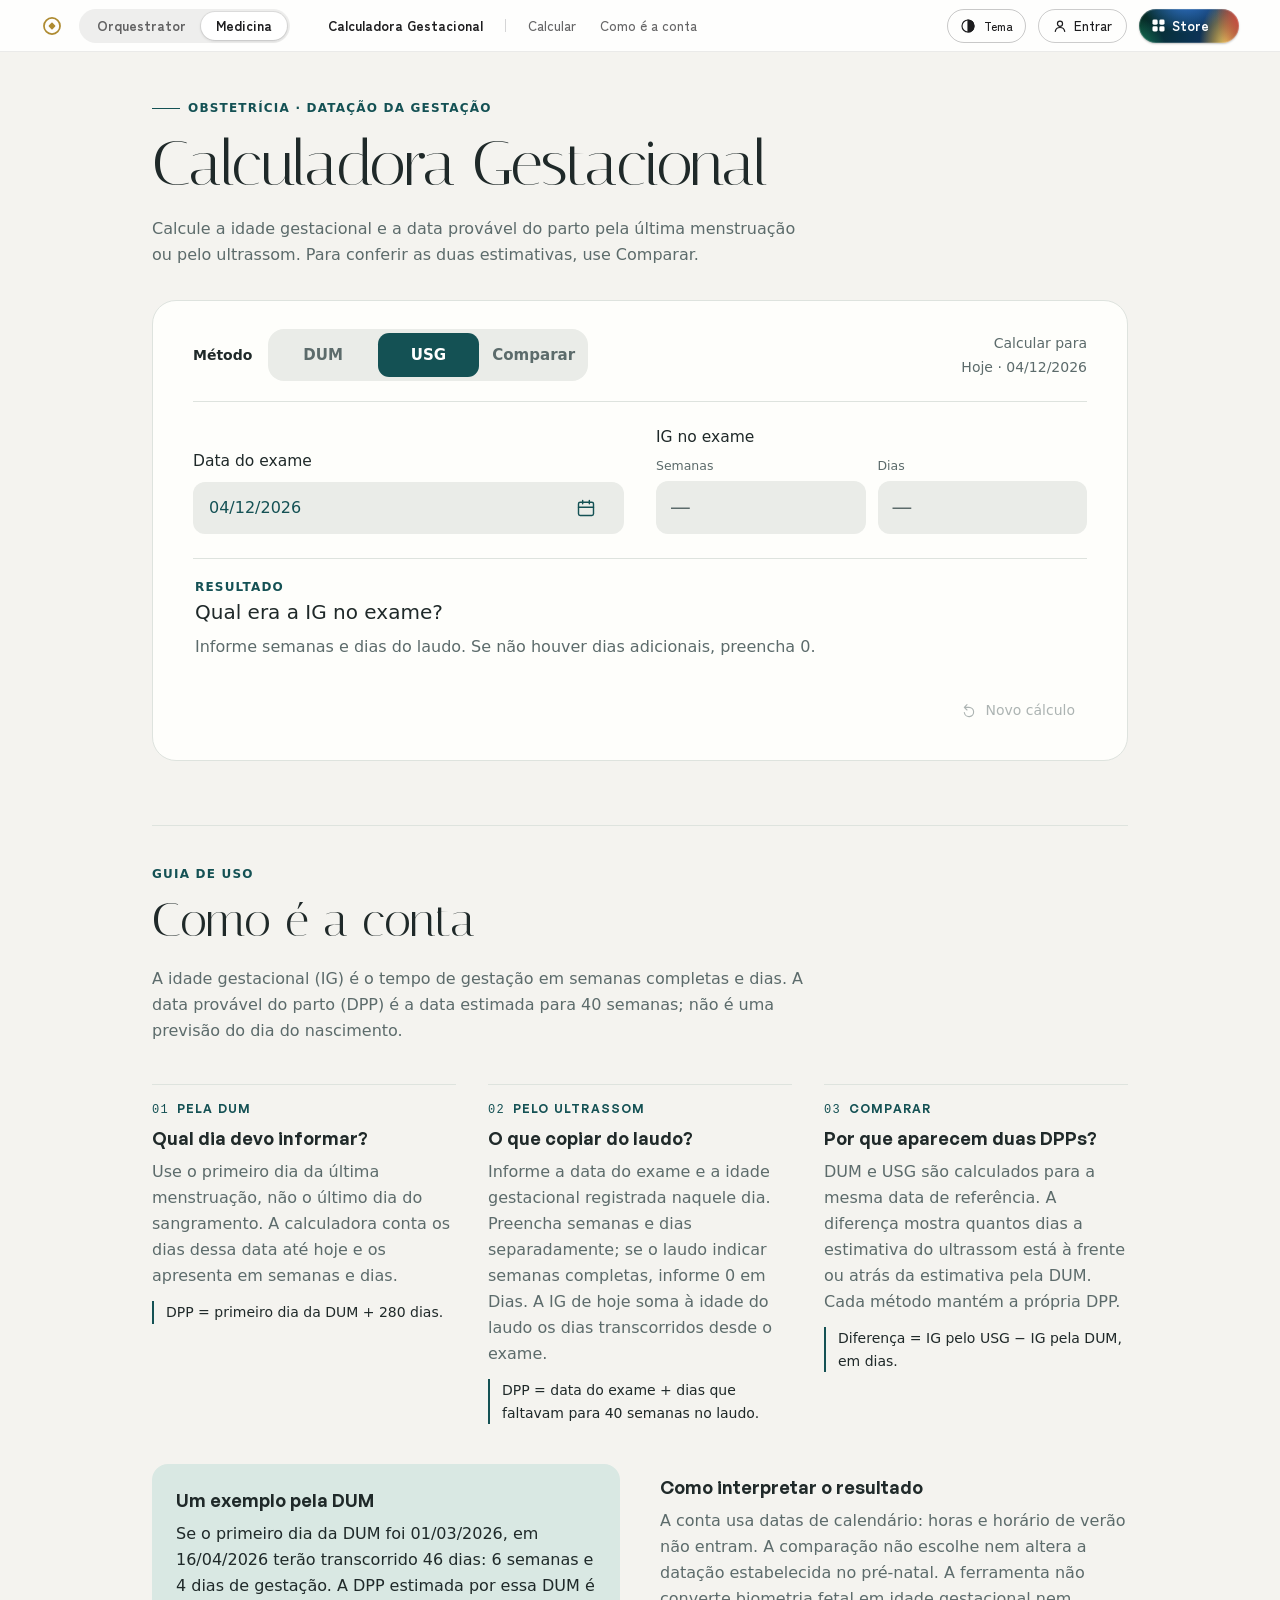
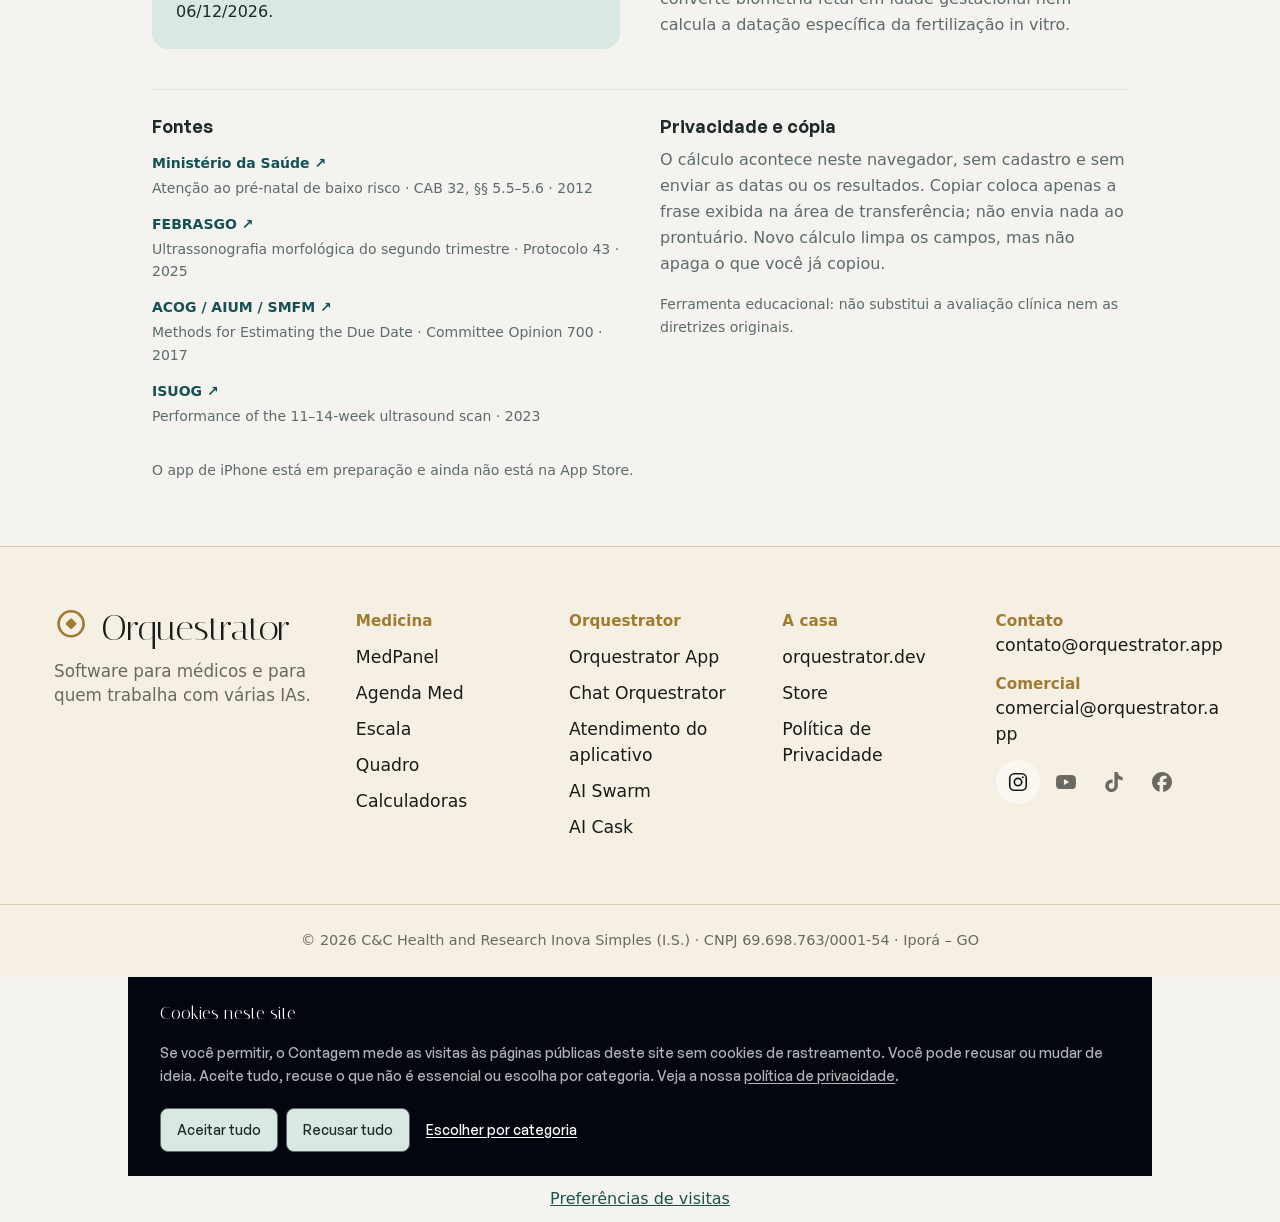
<file: index.html>
<!DOCTYPE html><html lang="pt-BR" class="raiz-gestacional"><head><meta charSet="utf-8"/><meta name="viewport" content="width=device-width, initial-scale=1"/><link rel="preload" href="/_next/static/media/68eb6f6c399b0b08-s.p.0r8hjc~6p2.4n.woff2" as="font" crossorigin="" type="font/woff2"/><link rel="preload" href="/_next/static/media/e4bf00cfb41b665c-s.p.0wl7n6qdw1gtv.woff2" as="font" crossorigin="" type="font/woff2"/><link rel="preload" href="/_next/static/media/ef40981ccf68eb44-s.0q5zpmovloh.p.woff2" as="font" crossorigin="" type="font/woff2"/><link rel="stylesheet" href="/_next/static/chunks/0lvwnnsfboetd.css" data-precedence="next"/><link rel="stylesheet" href="/_next/static/chunks/06d7qz5~d7o9e.css" data-precedence="next"/><link rel="stylesheet" href="/_next/static/chunks/03myen1efekdg.css" data-precedence="next"/><link rel="stylesheet" href="/_next/static/chunks/0gfddhpj7ngs6.css" data-precedence="next"/><link rel="preload" as="script" fetchPriority="low" href="/_next/static/chunks/0efaeclkc2cx5.js"/><script src="/_next/static/chunks/128aahewwf1we.js" async=""></script><script src="/_next/static/chunks/017r54r8rugzy.js" async=""></script><script src="/_next/static/chunks/0wwpk2pzfau.p.js" async=""></script><script src="/_next/static/chunks/turbopack-0kz61eicu8wc7.js" async=""></script><script src="/_next/static/chunks/0owes6--_t7wz.js" async=""></script><script src="/_next/static/chunks/0m9moz5-whwc9.js" async=""></script><script src="/_next/static/chunks/0pk7lxqegsdtn.js" async=""></script><script src="/_next/static/chunks/0i.l9589uvx0j.js" async=""></script><script src="/_next/static/chunks/02p5djcad64zp.js" async=""></script><script src="/_next/static/chunks/047.g.e0oxeyi.js" async=""></script><script src="/_next/static/chunks/16g8n.baoauzg.js" async=""></script><script src="/_next/static/chunks/111d17tfl6zfs.js" async=""></script><link rel="preload" href="/fonts/general-sans.css" as="style"/><link rel="preload" href="/assets/conta/conta-128ae46a095e.js" as="script"/><meta name="next-size-adjust" content=""/><meta name="theme-color" content="#f4f3ef" media="(prefers-color-scheme: light)"/><meta name="theme-color" content="#101516" media="(prefers-color-scheme: dark)"/><meta name="color-scheme" content="light dark"/><title>Calculadora Gestacional — a idade gestacional pela DUM e pelo ultrassom, com a DPP — Orquestrator</title><meta name="description" content="A idade gestacional pela DUM, pelo ultrassom ou comparando os dois, com a DPP e o texto para o prontuário. As contas são feitas no navegador: o que você digita não sai do aparelho."/><meta name="application-name" content="Calculadora Gestacional"/><meta name="author" content="Orquestrator"/><link rel="manifest" href="/manifest.webmanifest?v=gestacional-20261125-r2"/><meta name="creator" content="Orquestrator"/><meta name="publisher" content="Orquestrator"/><meta name="robots" content="index, follow"/><link rel="canonical" href="https://calculadoragestacional.orquestrator.ai/"/><meta property="og:title" content="Calculadora Gestacional — a idade gestacional pela DUM e pelo ultrassom, com a DPP"/><meta property="og:description" content="A idade gestacional pela DUM, pelo ultrassom ou comparando os dois, com a DPP e o texto para o prontuário. As contas são feitas no navegador: o que você digita não sai do aparelho."/><meta property="og:url" content="https://calculadoragestacional.orquestrator.ai/"/><meta property="og:site_name" content="Calculadora Gestacional · Orquestrator"/><meta property="og:locale" content="pt_BR"/><meta property="og:image" content="https://calculadoragestacional.orquestrator.ai/assets/partilha/partilha-medicina.png"/><meta property="og:image:type" content="image/png"/><meta property="og:image:width" content="1200"/><meta property="og:image:height" content="630"/><meta property="og:image:alt" content="Orquestrator — Medicina: o iPhone com a Calculadora Gestacional e os apps MedPanel, AGENDA MED, Escala, Quadro e Calculadoras"/><meta property="og:type" content="website"/><meta name="twitter:card" content="summary_large_image"/><meta name="twitter:title" content="Calculadora Gestacional — a idade gestacional pela DUM e pelo ultrassom, com a DPP"/><meta name="twitter:description" content="A idade gestacional pela DUM, pelo ultrassom ou comparando os dois, com a DPP e o texto para o prontuário. As contas são feitas no navegador: o que você digita não sai do aparelho."/><meta name="twitter:image" content="https://calculadoragestacional.orquestrator.ai/assets/partilha/partilha-medicina.png"/><link rel="shortcut icon" href="/assets/gestacional/favicon-20261125-r2.ico" type="image/x-icon" sizes="48x48"/><link rel="icon" href="/assets/gestacional/favicon-32-20261125-r2.png" sizes="32x32" type="image/png"/><link rel="icon" href="/assets/gestacional/favicon-32-20261125-r2.png" type="image/png" sizes="32x32"/><link rel="apple-touch-icon" href="/assets/gestacional/apple-180-20261125-r2.png" sizes="180x180" type="image/png"/><script>(() => {
  const raiz = document.documentElement;
  const chave = "gestacional-aparencia";
  const evento = "gestacional-aparencia-alterada";
  const cores = {"claro":"#f4f3ef","escuro":"#101516"};
  const sistema = matchMedia('(prefers-color-scheme: dark)');
  const validar = tema => tema === 'claro' || tema === 'escuro' ? tema : 'sistema';
  let inicial = 'sistema';
  try { inicial = validar(localStorage.getItem(chave)); } catch {}
  raiz.dataset.gstTema = inicial;
  const colorirBarra = () => {
    const cor = cores[raiz.dataset.gstAparencia];
    document.querySelectorAll('meta[name="theme-color"]').forEach(meta => meta.setAttribute('content', cor));
  };
  const aplicar = () => {
    const tema = validar(raiz.dataset.gstTema);
    raiz.dataset.gstTema = tema;
    raiz.dataset.gstAparencia = tema === 'sistema' ? (sistema.matches ? 'escuro' : 'claro') : tema;
    colorirBarra();
  };
  aplicar();
  window.addEventListener(evento, aplicar);
  sistema.addEventListener('change', aplicar);
  window.addEventListener('storage', event => {
    if (event.key !== chave && event.key !== null) return;
    raiz.dataset.gstTema = validar(event.newValue);
    window.dispatchEvent(new Event(evento));
  });
  // O Next pode inserir os metadados depois deste script; observe apenas até o HTML estar pronto.
  const observar = new MutationObserver(colorirBarra);
  observar.observe(document.head, {childList: true, subtree: true});
  document.addEventListener('DOMContentLoaded', () => { colorirBarra(); observar.disconnect(); }, {once: true});
})();</script><link rel="stylesheet" href="/fonts/general-sans.css"/><script>if (location.protocol === "file:") { document.addEventListener("DOMContentLoaded", function () { document.body.innerHTML = '<div style="min-height:100vh;display:flex;flex-direction:column;align-items:center;justify-content:center;gap:1.2rem;background:#04060f;color:#fff;text-align:center;padding:2rem;font-family:Georgia,serif"><div style="font-size:2.4rem;line-height:1.1">O cinema n\u00e3o abre por aqui.</div><div style="max-width:34rem;font-family:system-ui,sans-serif;font-size:1rem;line-height:1.5;opacity:.75">Abrir o index.html com dois cliques (file://) quebra as rotas do site.<br/><br/>Volte \u00e0 pasta e d\u00ea dois cliques em <b style=\'color:#fff\'>\u201cABRIR O SITE.command\u201d</b> \u2014 o navegador abre sozinho no endere\u00e7o certo.<br/><span style=\'opacity:.6\'>(na primeira vez: clique direito \u2192 Abrir)</span></div></div>'; }); }</script><script src="/_next/static/chunks/03~yq9q893hmn.js" noModule=""></script><script defer data-contagem-preferencias data-estatica="0" data-estilo="/assets/contagem/escolhas-8204abf00325.css" src="/assets/contagem/escolhas-71f63cbb0ebc.js"></script><script defer src="/assets/contagem/visitas-fc772842375f.js" data-contagem-coletor></script><link rel="stylesheet" href="/assets/contagem/gestacional-escolhas-c17fd934c678.css" data-gst-medicao><script defer src="/assets/contagem/gestacional-escolhas-6c0a1b1d3fc6.js" data-gst-medicao></script></head><body class="zen_kaku_gothic_new_59295cc6-module__AIG6Ha__variable marck_script_61fc120c-module__wzHLHG__variable italiana_525a09a8-module__SGugnq__variable"><div hidden=""><!--$--><!--/$--></div><script type="application/ld+json">{"@context":"https://schema.org","@graph":[{"@type":"Organization","@id":"https://calculadoragestacional.orquestrator.ai/#organization","name":"Orquestrator","legalName":"C&C Health and Research Inova Simples (I.S.)","taxID":"69.698.763/0001-54","email":"contato@orquestrator.app","url":"https://calculadoragestacional.orquestrator.ai","logo":"https://calculadoragestacional.orquestrator.ai/icon","address":{"@type":"PostalAddress","streetAddress":"Av. Goiás, 851, Qd. 75, Lt. 772, Sala 01","addressLocality":"Iporá","addressRegion":"GO","postalCode":"76200-015","addressCountry":"BR"}},{"@type":"WebSite","@id":"https://calculadoragestacional.orquestrator.ai/#website","name":"Orquestrator","description":"Orquestrator builds software for physicians: MedPanel, a side panel that pastes phrases, prescriptions and documents wherever the cursor is; residency platforms that cite their sources; and one brain orchestrating a fleet of AIs. The clinical decision always stays with the physician.","url":"https://calculadoragestacional.orquestrator.ai","publisher":{"@id":"https://calculadoragestacional.orquestrator.ai/#organization"}}]}</script><div class="scroll-layout"><div class="scroll-layout-content"><div class="gestacional-produto min-h-svh bg-[var(--calc-bg)] text-[var(--calc-ink)]"><a href="#idade-gestacional" class="sr-only focus:not-sr-only focus:fixed focus:top-2 focus:left-2 focus:z-50 focus:rounded-lg focus:bg-[var(--calc-acento)] focus:px-4 focus:py-3 focus:text-[var(--calc-acento-ink)]">Pular para a calculadora</a><div class="c2-barra do-tema"><header class="barra solta" data-peca="barra"><a class="marca" href="https://orquestrator.ai/" aria-label="Orquestrator — página inicial"><svg viewBox="0 0 64 64" aria-hidden="true"><circle cx="32" cy="32" r="23.4" fill="none" stroke="currentColor" stroke-width="5"></circle><rect x="24.3" y="24.3" width="15.4" height="15.4" rx="2.4" transform="rotate(45 32 32)" fill="currentColor"></rect></svg></a><nav class="chave" aria-label="Os dois lados da casa" data-lado="medicina"><a href="https://orquestrator.ai/" data-lado="orquestrator"><span>Orquestrator</span></a><a href="https://orquestrator.ai/medicina/" data-lado="medicina" aria-current="true"><span>Medicina</span></a></nav><nav class="menu do-produto" aria-label="Nesta página"><span class="produto">Calculadora Gestacional</span><a href="#idade-gestacional" class="so-computador">Calcular</a><a href="#conta" class="so-computador">Como é a conta</a></nav><div class="lado"><span class="extra"><label class="gestacional-seletor-tema relative inline-flex min-h-11 shrink-0 items-center gap-2 rounded-full border border-[var(--calc-linha)] px-3 text-xs font-medium text-[var(--calc-acento)] focus-within:outline-2 focus-within:outline-offset-2 focus-within:outline-[var(--calc-acento)]"><svg aria-hidden="true" viewBox="0 0 24 24" fill="none" stroke="currentColor" stroke-width="1.7" class="size-4"><circle cx="12" cy="12" r="9"></circle><path d="M12 3a9 9 0 0 1 0 18Z" fill="currentColor"></path></svg><span aria-hidden="true">Tema</span><select aria-label="Aparência" class="absolute inset-0 size-full cursor-pointer opacity-0"><option value="sistema" selected="">Seguir o sistema</option><option value="claro">Claro</option><option value="escuro">Escuro</option></select></label></span><a class="entrar" href="/conta/"><svg viewBox="0 0 16 16" fill="none" stroke="currentColor" stroke-width="1.4" aria-hidden="true"><circle cx="8" cy="5.4" r="2.9"></circle><path d="M2.6 14.2c.5-2.9 2.6-4.5 5.4-4.5s4.9 1.6 5.4 4.5" stroke-linecap="round"></path></svg><span>Entrar</span></a><a class="loja-botao" href="https://orquestrator.ai/store/"><svg viewBox="0 0 14 14" fill="currentColor" aria-hidden="true"><rect x="0.5" y="0.5" width="5.6" height="5.6" rx="1.6"></rect><rect x="7.9" y="0.5" width="5.6" height="5.6" rx="1.6"></rect><rect x="0.5" y="7.9" width="5.6" height="5.6" rx="1.6"></rect><rect x="7.9" y="7.9" width="5.6" height="5.6" rx="1.6"></rect></svg>Store</a><button class="sanduiche" type="button" aria-label="Menu" aria-expanded="false" aria-controls="gaveta-da-casa"><i></i></button></div><nav class="gaveta" id="gaveta-da-casa" aria-label="Menu" hidden=""><span class="produto so-computador">Calculadora Gestacional</span><a href="#idade-gestacional" class="so-computador">Calcular</a><a href="#conta" class="so-computador">Como é a conta</a><a href="/conta/"><svg viewBox="0 0 16 16" fill="none" stroke="currentColor" stroke-width="1.4" aria-hidden="true"><circle cx="8" cy="5.4" r="2.9"></circle><path d="M2.6 14.2c.5-2.9 2.6-4.5 5.4-4.5s4.9 1.6 5.4 4.5" stroke-linecap="round"></path></svg>Entrar</a></nav></header></div><main id="conteudo" class="mx-auto min-h-svh max-w-5xl px-6 md:px-8 lg:px-6"><header class="flex items-center justify-between gap-3 pt-4 pb-5 md:block md:pt-10 md:pb-6 lg:pt-12 lg:pb-8"><div class="min-w-0"><p class="m-0 mb-2 hidden items-center gap-2 text-xs font-semibold tracking-widest text-[var(--calc-acento)] uppercase md:flex"><span aria-hidden="true" class="inline-block h-px w-7 bg-current"></span>Obstetrícia · Datação da gestação</p><h1 id="gestacional-titulo" class="m-0 text-balance leading-tight"><span class="gestacional-nome-app block text-[length:var(--gst-titulo-app)] font-semibold md:hidden">Obstétrica</span><span class="hidden text-[length:var(--gst-titulo-web)] font-normal tracking-tight md:block">Calculadora Gestacional</span></h1><span class="block text-xs font-semibold text-[var(--calc-muted)] md:hidden">Orquestrator.ai</span><p class="m-0 mt-3 hidden max-w-prose text-base leading-relaxed text-[var(--calc-muted)] md:block">Calcule a idade gestacional e a data provável do parto pela última menstruação ou pelo ultrassom. Para conferir as duas estimativas, use Comparar.</p></div><div class="flex shrink-0 items-center gap-1 md:hidden"><label class="gestacional-seletor-tema relative inline-flex min-h-11 shrink-0 items-center gap-2 rounded-full border border-[var(--calc-linha)] px-3 text-xs font-medium text-[var(--calc-acento)] focus-within:outline-2 focus-within:outline-offset-2 focus-within:outline-[var(--calc-acento)]"><svg aria-hidden="true" viewBox="0 0 24 24" fill="none" stroke="currentColor" stroke-width="1.7" class="size-4"><circle cx="12" cy="12" r="9"></circle><path d="M12 3a9 9 0 0 1 0 18Z" fill="currentColor"></path></svg><span aria-hidden="true">Tema</span><select aria-label="Aparência" class="absolute inset-0 size-full cursor-pointer opacity-0"><option value="sistema" selected="">Seguir o sistema</option><option value="claro">Claro</option><option value="escuro">Escuro</option></select></label><button type="button" aria-label="Sobre o cálculo: metodologia, fontes e privacidade" aria-haspopup="dialog" aria-expanded="false" class="inline-flex size-11 shrink-0 items-center justify-center rounded-full text-[var(--calc-acento)] focus-visible:outline-2"><svg aria-hidden="true" viewBox="0 0 24 24" fill="none" stroke="currentColor" stroke-width="1.7" class="size-6"><circle cx="12" cy="12" r="9"></circle><path d="M12 11v6m-2 0h4m-4-6h2"></path><circle cx="12" cy="7.5" r="1" fill="currentColor" stroke="none"></circle></svg></button><dialog aria-labelledby="gestacional-folha-titulo" data-lenis-prevent="true" class="gestacional-folha fixed inset-x-0 top-auto bottom-0 mx-auto w-full max-w-lg overflow-y-auto overscroll-contain rounded-t-3xl border-0 bg-[var(--calc-bg)] p-0 text-[var(--calc-ink)] backdrop:bg-black/45"><header class="sticky top-0 z-10 flex items-center justify-between gap-4 border-b border-[var(--calc-linha)] bg-[var(--calc-bg)] px-6 py-2"><h2 id="gestacional-folha-titulo" class="m-0 font-[family-name:var(--gst-ui)]! text-base font-semibold!">Sobre o cálculo</h2><form method="dialog"><button type="submit" class="-mr-2 min-h-11 rounded-md px-2 font-semibold text-[var(--calc-acento)] focus-visible:outline-2">Concluir</button></form></header></dialog></div></header><section id="idade-gestacional" aria-label="Calculadora de idade gestacional" tabindex="-1" class="scroll-mt-4 outline-none"><div class="gestacional-consulta pb-7 md:rounded-3xl md:border md:border-[var(--calc-linha)] md:bg-[var(--calc-surface)] md:px-8 md:py-7 lg:px-10"><h2 class="sr-only">Dados e resultado do cálculo</h2><div class="md:flex md:items-center md:justify-between md:gap-6 md:border-b md:border-[var(--calc-linha)] md:pb-5"><div class="md:flex md:flex-wrap md:items-center md:gap-4"><span aria-hidden="true" class="hidden text-sm font-semibold text-[var(--calc-ink)] lg:block">Método</span><fieldset class="m-0 grid min-w-0 grid-cols-3 gap-1 border-0 bg-[var(--calc-well)] p-1 rounded-2xl md:w-80"><legend class="sr-only">Modo de cálculo</legend><label class="cursor-pointer rounded-[0.7rem] py-[0.55rem] text-center text-[0.94rem] font-semibold text-[var(--calc-muted)] has-[:checked]:bg-[var(--calc-acento)] has-[:checked]:text-[var(--calc-acento-ink)] has-[:focus-visible]:outline-2 has-[:focus-visible]:outline-offset-2 has-[:focus-visible]:outline-[var(--calc-acento)] flex min-h-11 items-center justify-center"><input type="radio" class="sr-only" name="ig-modo" value="dum"/>DUM</label><label class="cursor-pointer rounded-[0.7rem] py-[0.55rem] text-center text-[0.94rem] font-semibold text-[var(--calc-muted)] has-[:checked]:bg-[var(--calc-acento)] has-[:checked]:text-[var(--calc-acento-ink)] has-[:focus-visible]:outline-2 has-[:focus-visible]:outline-offset-2 has-[:focus-visible]:outline-[var(--calc-acento)] flex min-h-11 items-center justify-center"><input type="radio" class="sr-only" name="ig-modo" checked="" value="usg"/>USG</label><label class="cursor-pointer rounded-[0.7rem] py-[0.55rem] text-center text-[0.94rem] font-semibold text-[var(--calc-muted)] has-[:checked]:bg-[var(--calc-acento)] has-[:checked]:text-[var(--calc-acento-ink)] has-[:focus-visible]:outline-2 has-[:focus-visible]:outline-offset-2 has-[:focus-visible]:outline-[var(--calc-acento)] flex min-h-11 items-center justify-center"><input type="radio" class="sr-only" name="ig-modo" value="comparar"/>Comparar</label></fieldset></div><p class="m-0 flex flex-wrap items-baseline justify-between gap-x-3 px-1 pt-5 pb-4 text-sm text-[var(--calc-muted)] md:flex-col md:items-end md:gap-1 md:p-0"><span>Calcular para</span><span>Hoje</span></p></div><div><div class="flex flex-col gap-4 md:py-6"><section class="min-w-0 rounded-[var(--gst-raio-campo)] bg-[var(--calc-surface)] p-[var(--gst-campo-padding)] md:bg-transparent md:p-0 md:grid md:grid-cols-2 md:items-end md:gap-x-8 " aria-label="Data do exame"><div class="flex items-center justify-between gap-3 min-h-11 flex-wrap md:flex-col md:items-stretch md:justify-end md:gap-2"><label for="ig-exame" class="text-[0.97rem] whitespace-nowrap">Data do exame</label><span class="min-w-0 max-w-[10.6rem] border-0 bg-transparent text-right text-[1rem] font-medium text-[var(--calc-acento)] outline-offset-2 focus-visible:outline-2 focus-visible:outline-[var(--calc-acento)] min-h-11 md:min-h-[var(--gst-altura-numero)] md:w-full md:max-w-none md:rounded-xl md:bg-[var(--calc-well)] md:px-4 md:text-left inline-flex items-center gap-1 focus-within:outline-2 focus-within:outline-[var(--calc-acento)]"><input id="ig-exame" type="text" inputMode="numeric" autoComplete="off" placeholder="dd/mm/aaaa" maxLength="10" class="min-w-0 w-full border-0 bg-transparent text-inherit tabular-nums outline-none placeholder:text-[var(--calc-muted)]" value=""/><span class="relative flex min-h-11 w-11 shrink-0 items-center justify-center"><svg aria-hidden="true" class="size-5" viewBox="0 0 24 24" fill="none" stroke="currentColor" stroke-width="1.7"><rect x="3" y="5" width="18" height="16" rx="2"></rect><path d="M16 3v4M8 3v4M3 11h18" stroke-linecap="round"></path></svg><input type="date" aria-label="Abrir calendário: Data do exame" max="" class="absolute inset-0 size-full cursor-pointer opacity-0" value=""/></span></span></div><div class="my-[var(--gst-campo-padding)] h-px bg-[var(--calc-linha)] md:hidden"></div><div><p id="ig-no-exame" class="m-0 text-[0.97rem]">IG no exame</p><div role="group" aria-labelledby="ig-no-exame" class="mt-2 grid grid-cols-2 gap-3"><label class="flex min-w-0 flex-col gap-[0.3rem]"><span class="text-[0.78rem] text-[var(--calc-muted)]">Semanas</span><input type="text" inputMode="numeric" pattern="[0-9]*" autoComplete="off" placeholder="—" enterKeyHint="next" class="w-full rounded-[0.75rem] border-2 border-transparent bg-[var(--calc-well)] px-[0.75rem] py-[0.55rem] text-[1.3rem] font-medium text-[var(--calc-ink)] outline-none focus:border-[var(--calc-acento)] aria-[invalid=true]:border-[var(--calc-erro)] min-h-[var(--gst-altura-numero)] tabular-nums placeholder:text-[var(--calc-muted)]" value=""/></label><label class="flex min-w-0 flex-col gap-[0.3rem]"><span class="text-[0.78rem] text-[var(--calc-muted)]">Dias</span><input type="text" inputMode="numeric" pattern="[0-9]*" autoComplete="off" placeholder="—" enterKeyHint="done" class="w-full rounded-[0.75rem] border-2 border-transparent bg-[var(--calc-well)] px-[0.75rem] py-[0.55rem] text-[1.3rem] font-medium text-[var(--calc-ink)] outline-none focus:border-[var(--calc-acento)] aria-[invalid=true]:border-[var(--calc-erro)] min-h-[var(--gst-altura-numero)] tabular-nums placeholder:text-[var(--calc-muted)]" value=""/></label></div></div></section></div><div aria-live="polite" class="mt-6 flex flex-col gap-5 md:mt-0 md:gap-4"><div class="px-0.5 py-3 md:border-t md:border-[var(--calc-linha)] md:pt-5 md:pb-0"><p class="m-0 hidden text-xs font-semibold tracking-widest text-[var(--calc-acento)] uppercase md:block">Resultado</p><h3 class="m-0 text-xl leading-snug font-medium md:mt-1">Qual era a IG no exame?</h3><p class="m-0 mt-2 max-w-prose text-base leading-relaxed text-[var(--calc-muted)]">Informe semanas e dias do laudo. Se não houver dias adicionais, preencha 0.</p></div></div><div class="mt-7 md:flex md:items-center md:justify-end md:gap-4"><button type="button" disabled="" class="inline-flex min-h-11 w-full items-center justify-center gap-2 rounded-lg text-sm text-[var(--calc-muted)] focus-visible:outline-2 enabled:hover:text-[var(--calc-acento)] disabled:opacity-50 md:w-auto md:px-3"><svg class="size-4" aria-hidden="true" viewBox="0 0 24 24" fill="none" stroke="currentColor" stroke-width="1.7"><path d="M9 4 5 8l4 4M5 8h7a7 7 0 1 1-7 8" stroke-linecap="round" stroke-linejoin="round"></path></svg>Novo cálculo</button></div></div></div></section><section id="conta" aria-labelledby="conta-titulo" class="mt-12 hidden scroll-mt-6 border-t border-[var(--calc-linha)] pt-8 pb-16 md:block lg:mt-16 lg:pt-10"><p class="m-0 mb-2 text-xs font-semibold tracking-widest text-[var(--calc-acento)] uppercase">Guia de uso</p><h2 id="conta-titulo" tabindex="-1" class="m-0 mb-4 text-4xl leading-tight lg:text-5xl">Como é a conta</h2><div class="flex flex-col gap-8 md:gap-10"><p class="m-0 max-w-prose text-base leading-relaxed text-[var(--calc-muted)]">A idade gestacional (IG) é o tempo de gestação em semanas completas e dias. A data provável do parto (DPP) é a data estimada para 40 semanas; não é uma previsão do dia do nascimento.</p><ol class="m-0 grid list-none gap-6 p-0 md:grid-cols-3 md:gap-8"><li class="flex min-w-0 flex-col items-start gap-2 border-t border-[var(--calc-linha)] pt-4"><p class="m-0 font-sans text-xs font-semibold tracking-widest text-[var(--calc-acento)] uppercase"><span aria-hidden="true" class="mr-2 font-mono font-normal">0<!-- -->1</span>Pela DUM</p><h3 class="m-0 font-sans text-lg font-semibold leading-snug text-[var(--calc-ink)]">Qual dia devo informar?</h3><p class="m-0 max-w-prose text-base leading-relaxed text-[var(--calc-muted)]">Use o primeiro dia da última menstruação, não o último dia do sangramento. A calculadora conta os dias dessa data até hoje e os apresenta em semanas e dias.</p><p class="m-0 mt-1 border-l-2 border-[var(--calc-acento)] pl-3 text-sm font-medium leading-relaxed">DPP = primeiro dia da DUM + 280 dias.</p></li><li class="flex min-w-0 flex-col items-start gap-2 border-t border-[var(--calc-linha)] pt-4"><p class="m-0 font-sans text-xs font-semibold tracking-widest text-[var(--calc-acento)] uppercase"><span aria-hidden="true" class="mr-2 font-mono font-normal">0<!-- -->2</span>Pelo ultrassom</p><h3 class="m-0 font-sans text-lg font-semibold leading-snug text-[var(--calc-ink)]">O que copiar do laudo?</h3><p class="m-0 max-w-prose text-base leading-relaxed text-[var(--calc-muted)]">Informe a data do exame e a idade gestacional registrada naquele dia. Preencha semanas e dias separadamente; se o laudo indicar semanas completas, informe 0 em Dias. A IG de hoje soma à idade do laudo os dias transcorridos desde o exame.</p><p class="m-0 mt-1 border-l-2 border-[var(--calc-acento)] pl-3 text-sm font-medium leading-relaxed">DPP = data do exame + dias que faltavam para 40 semanas no laudo.</p></li><li class="flex min-w-0 flex-col items-start gap-2 border-t border-[var(--calc-linha)] pt-4"><p class="m-0 font-sans text-xs font-semibold tracking-widest text-[var(--calc-acento)] uppercase"><span aria-hidden="true" class="mr-2 font-mono font-normal">0<!-- -->3</span>Comparar</p><h3 class="m-0 font-sans text-lg font-semibold leading-snug text-[var(--calc-ink)]">Por que aparecem duas DPPs?</h3><p class="m-0 max-w-prose text-base leading-relaxed text-[var(--calc-muted)]">DUM e USG são calculados para a mesma data de referência. A diferença mostra quantos dias a estimativa do ultrassom está à frente ou atrás da estimativa pela DUM. Cada método mantém a própria DPP.</p><p class="m-0 mt-1 border-l-2 border-[var(--calc-acento)] pl-3 text-sm font-medium leading-relaxed">Diferença = IG pelo USG − IG pela DUM, em dias.</p></li></ol><div class="grid gap-6 md:grid-cols-2 md:gap-10"><section aria-label="Exemplo de cálculo" class="rounded-2xl bg-[var(--calc-acento-suave)] p-5 md:p-6"><h3 class="m-0 font-sans text-lg font-semibold leading-snug text-[var(--calc-ink)]">Um exemplo pela DUM</h3><p class="m-0 mt-2 max-w-prose text-base leading-relaxed">Se o primeiro dia da DUM foi 01/03/2026, em 16/04/2026 terão transcorrido 46 dias: 6 semanas e 4 dias de gestação. A DPP estimada por essa DUM é 06/12/2026.</p></section><section aria-label="Limites da interpretação" class="self-center"><h3 class="m-0 font-sans text-lg font-semibold leading-snug text-[var(--calc-ink)]">Como interpretar o resultado</h3><p class="m-0 max-w-prose text-base leading-relaxed text-[var(--calc-muted)] mt-2">A conta usa datas de calendário: horas e horário de verão não entram. A comparação não escolhe nem altera a datação estabelecida no pré-natal. A ferramenta não converte biometria fetal em idade gestacional nem calcula a datação específica da fertilização in vitro.</p></section></div><div class="grid gap-8 border-t border-[var(--calc-linha)] pt-6 md:grid-cols-2 md:gap-10"><section aria-label="Fontes do cálculo"><h3 class="m-0 font-sans text-lg font-semibold leading-snug text-[var(--calc-ink)]">Fontes</h3><ul class="m-0 mt-3 grid list-none gap-3 p-0"><li><a href="https://bvsms.saude.gov.br/bvs/publicacoes/cadernos_atencao_basica_32_prenatal.pdf" target="_blank" rel="noreferrer" class="inline-flex min-h-11 flex-col justify-center gap-1 rounded-sm text-[var(--calc-acento)] underline-offset-4 hover:underline focus-visible:outline-2"><span class="text-sm font-semibold">Ministério da Saúde<!-- --> <span aria-hidden="true">↗</span><span class="sr-only"> (abre em outra aba)</span></span><span class="text-sm leading-relaxed text-[var(--calc-muted)]">Atenção ao pré-natal de baixo risco · CAB 32, §§ 5.5–5.6 · 2012</span></a></li><li><a href="https://femina.org.br/article/ultrassonografia-morfologica-do-segundo-trimestre/" target="_blank" rel="noreferrer" class="inline-flex min-h-11 flex-col justify-center gap-1 rounded-sm text-[var(--calc-acento)] underline-offset-4 hover:underline focus-visible:outline-2"><span class="text-sm font-semibold">FEBRASGO<!-- --> <span aria-hidden="true">↗</span><span class="sr-only"> (abre em outra aba)</span></span><span class="text-sm leading-relaxed text-[var(--calc-muted)]">Ultrassonografia morfológica do segundo trimestre · Protocolo 43 · 2025</span></a></li><li><a href="https://www.acog.org/clinical/clinical-guidance/committee-opinion/articles/2017/05/methods-for-estimating-the-due-date" target="_blank" rel="noreferrer" class="inline-flex min-h-11 flex-col justify-center gap-1 rounded-sm text-[var(--calc-acento)] underline-offset-4 hover:underline focus-visible:outline-2"><span class="text-sm font-semibold">ACOG / AIUM / SMFM<!-- --> <span aria-hidden="true">↗</span><span class="sr-only"> (abre em outra aba)</span></span><span class="text-sm leading-relaxed text-[var(--calc-muted)]">Methods for Estimating the Due Date · Committee Opinion 700 · 2017</span></a></li><li><a href="https://www.isuog.org/resource/updated-isuog-practice-guidelines-performance-of-11-14-week-ultrasound-scan.html" target="_blank" rel="noreferrer" class="inline-flex min-h-11 flex-col justify-center gap-1 rounded-sm text-[var(--calc-acento)] underline-offset-4 hover:underline focus-visible:outline-2"><span class="text-sm font-semibold">ISUOG<!-- --> <span aria-hidden="true">↗</span><span class="sr-only"> (abre em outra aba)</span></span><span class="text-sm leading-relaxed text-[var(--calc-muted)]">Performance of the 11–14-week ultrasound scan · 2023</span></a></li></ul></section><section aria-label="Privacidade e cópia"><h3 class="m-0 font-sans text-lg font-semibold leading-snug text-[var(--calc-ink)]">Privacidade e cópia</h3><p class="m-0 max-w-prose text-base leading-relaxed text-[var(--calc-muted)] mt-2">O cálculo acontece neste navegador, sem cadastro e sem enviar as datas ou os resultados. Copiar coloca apenas a frase exibida na área de transferência; não envia nada ao prontuário. Novo cálculo limpa os campos, mas não apaga o que você já copiou.</p><p class="m-0 mt-4 max-w-prose text-sm leading-relaxed text-[var(--calc-muted)]">Ferramenta educacional: não substitui a avaliação clínica nem as diretrizes originais.</p></section></div></div><p class="m-0 mt-8 text-sm leading-relaxed text-[var(--calc-muted)]">O app de iPhone está em preparação e ainda não está na App Store.</p></section></main><footer data-tom="claro" class="border-t border-[var(--oa-line)] bg-[var(--oa-bg)] text-[var(--oa-ink)]"><div class="mx-auto grid max-w-[110rem] grid-cols-1 gap-[clamp(1.6rem,4vmin,3rem)] px-[6vmin] py-[clamp(2.4rem,7vmin,5rem)] sm:grid-cols-2 lg:grid-cols-[1.5fr_1fr_1fr_1fr_1.3fr]"><div class="sm:col-span-2 lg:col-span-1"><p class="m-0 flex items-center gap-[0.35em] font-display text-[clamp(1.8rem,4vmin,2.8rem)] leading-none"><svg viewBox="0 0 64 64" aria-hidden="true" focusable="false" class="size-[0.95em] shrink-0 -translate-y-[0.12em] text-[var(--oa-gold)]"><circle cx="32" cy="32" r="23.4" fill="none" stroke="currentColor" stroke-width="5"></circle><rect x="24.3" y="24.3" width="15.4" height="15.4" rx="2.4" transform="rotate(45 32 32)" fill="currentColor"></rect></svg>Orquestrator</p><p class="m-0 mt-[clamp(0.8rem,1.6vmin,1.2rem)] max-w-[36ch] text-[clamp(0.9rem,1.9vmin,1.05rem)] leading-snug text-[var(--oa-ink-muted)]">Software para médicos e para quem trabalha com várias IAs.</p></div><nav aria-label="Rodapé — Medicina"><p class="m-0 mb-[clamp(0.7rem,1.4vmin,1rem)] text-[clamp(0.84rem,1.7vmin,0.95rem)] font-semibold text-[var(--oa-gold)]">Medicina</p><ul class="m-0 flex list-none flex-col gap-[clamp(0.5rem,1.1vmin,0.8rem)] p-0"><li><a class="text-[clamp(0.95rem,2vmin,1.08rem)] underline-offset-4 hover:underline focus-visible:underline" href="https://medpanel.orquestrator.ai/">MedPanel</a></li><li><a class="text-[clamp(0.95rem,2vmin,1.08rem)] underline-offset-4 hover:underline focus-visible:underline" href="https://orquestrator.ai/encontro/">Agenda Med</a></li><li><a class="text-[clamp(0.95rem,2vmin,1.08rem)] underline-offset-4 hover:underline focus-visible:underline" href="https://orquestrator.ai/escala/">Escala</a></li><li><a class="text-[clamp(0.95rem,2vmin,1.08rem)] underline-offset-4 hover:underline focus-visible:underline" href="https://orquestrator.ai/quadro/">Quadro</a></li><li><a class="text-[clamp(0.95rem,2vmin,1.08rem)] underline-offset-4 hover:underline focus-visible:underline" href="https://orquestrator.ai/calculadoras/">Calculadoras</a></li></ul></nav><nav aria-label="Rodapé — Orquestrator"><p class="m-0 mb-[clamp(0.7rem,1.4vmin,1rem)] text-[clamp(0.84rem,1.7vmin,0.95rem)] font-semibold text-[var(--oa-gold)]">Orquestrator</p><ul class="m-0 flex list-none flex-col gap-[clamp(0.5rem,1.1vmin,0.8rem)] p-0"><li><a class="text-[clamp(0.95rem,2vmin,1.08rem)] underline-offset-4 hover:underline focus-visible:underline" href="https://orquestrator.app/">Orquestrator App</a></li><li><a class="text-[clamp(0.95rem,2vmin,1.08rem)] underline-offset-4 hover:underline focus-visible:underline" href="https://orquestrator.app/chat/">Chat Orquestrator</a></li><li><a class="text-[clamp(0.95rem,2vmin,1.08rem)] underline-offset-4 hover:underline focus-visible:underline" href="https://orquestrator.app/atendimento/">Atendimento do aplicativo</a></li><li><a class="text-[clamp(0.95rem,2vmin,1.08rem)] underline-offset-4 hover:underline focus-visible:underline" href="https://orquestrator.app/orquestrator-app/enxame/">AI Swarm</a></li><li><a class="text-[clamp(0.95rem,2vmin,1.08rem)] underline-offset-4 hover:underline focus-visible:underline" href="https://orquestrator.ai/ai-cask/">AI Cask</a></li></ul></nav><nav aria-label="Rodapé — A casa"><p class="m-0 mb-[clamp(0.7rem,1.4vmin,1rem)] text-[clamp(0.84rem,1.7vmin,0.95rem)] font-semibold text-[var(--oa-gold)]">A casa</p><ul class="m-0 flex list-none flex-col gap-[clamp(0.5rem,1.1vmin,0.8rem)] p-0"><li><a class="text-[clamp(0.95rem,2vmin,1.08rem)] underline-offset-4 hover:underline focus-visible:underline" href="https://orquestrator.ai/dev/">orquestrator.dev</a></li><li><a class="text-[clamp(0.95rem,2vmin,1.08rem)] underline-offset-4 hover:underline focus-visible:underline" href="https://orquestrator.ai/store/">Store</a></li><li><a class="text-[clamp(0.95rem,2vmin,1.08rem)] underline-offset-4 hover:underline focus-visible:underline" href="https://orquestrator.ai/privacidade/">Política de Privacidade</a></li></ul></nav><address class="not-italic"><ul class="m-0 flex list-none flex-col gap-[clamp(0.8rem,1.6vmin,1.2rem)] p-0"><li><span class="block text-[clamp(0.84rem,1.7vmin,0.95rem)] font-semibold text-[var(--oa-gold)]">Contato</span><a href="mailto:contato@orquestrator.app" class="break-all text-[clamp(0.95rem,2vmin,1.08rem)] underline-offset-4 hover:underline focus-visible:underline">contato@orquestrator.app</a></li><li><span class="block text-[clamp(0.84rem,1.7vmin,0.95rem)] font-semibold text-[var(--oa-gold)]">Comercial</span><a href="mailto:comercial@orquestrator.app" class="break-all text-[clamp(0.95rem,2vmin,1.08rem)] underline-offset-4 hover:underline focus-visible:underline">comercial@orquestrator.app</a></li></ul><ul role="list" aria-label="Redes sociais" class="m-0 mt-3 flex flex-wrap items-center gap-1 p-0"><li class="list-none"><a aria-label="Instagram" class="grid size-[var(--oa-rodape-alvo)] place-items-center rounded-full bg-[var(--oa-surface)] hover:bg-[var(--oa-line)] focus-visible:outline-2 focus-visible:outline-offset-2 focus-visible:outline-[var(--oa-ink)]" href="https://www.instagram.com/orquestrator/"><svg viewBox="0 0 24 24" fill="currentColor" aria-hidden="true" focusable="false" class="size-[var(--oa-rodape-icone)]"><rect x="2.1" y="2.1" width="19.8" height="19.8" rx="5.5" fill="none" stroke="currentColor" stroke-width="2"></rect><circle cx="12" cy="12" r="4.4" fill="none" stroke="currentColor" stroke-width="2"></circle><circle cx="17.7" cy="6.3" r="1.25"></circle></svg></a></li><li class="list-none"><span role="img" aria-label="YouTube — sem link" class="grid size-[var(--oa-rodape-alvo)] place-items-center rounded-full text-[var(--oa-ink-muted)]"><svg viewBox="0 0 24 24" fill="currentColor" aria-hidden="true" focusable="false" class="size-[var(--oa-rodape-icone)]"><path d="M23.498 6.186a3.016 3.016 0 0 0-2.122-2.136C19.505 3.545 12 3.545 12 3.545s-7.505 0-9.377.505A3.017 3.017 0 0 0 .502 6.186C0 8.07 0 12 0 12s0 3.93.502 5.814a3.016 3.016 0 0 0 2.122 2.136c1.871.505 9.376.505 9.376.505s7.505 0 9.377-.505a3.015 3.015 0 0 0 2.122-2.136C24 15.93 24 12 24 12s0-3.93-.502-5.814zM9.545 15.568V8.432L15.818 12l-6.273 3.568z"></path></svg></span></li><li class="list-none"><span role="img" aria-label="TikTok — sem link" class="grid size-[var(--oa-rodape-alvo)] place-items-center rounded-full text-[var(--oa-ink-muted)]"><svg viewBox="0 0 24 24" fill="currentColor" aria-hidden="true" focusable="false" class="size-[var(--oa-rodape-icone)]"><path d="M12.525.02c1.31-.02 2.61-.01 3.91-.02.08 1.53.63 3.09 1.75 4.17 1.12 1.11 2.7 1.62 4.24 1.79v4.03c-1.44-.05-2.89-.35-4.2-.97-.57-.26-1.1-.59-1.62-.93-.01 2.92.01 5.84-.02 8.75-.08 1.4-.54 2.79-1.35 3.94-1.31 1.92-3.58 3.17-5.91 3.21-1.43.08-2.86-.31-4.08-1.03-2.02-1.19-3.44-3.37-3.65-5.71-.02-.5-.03-1-.01-1.49.18-1.9 1.12-3.72 2.58-4.96 1.66-1.44 3.98-2.13 6.15-1.72.02 1.48-.04 2.96-.04 4.44-.99-.32-2.15-.23-3.02.37-.63.41-1.11 1.04-1.36 1.75-.21.51-.15 1.07-.14 1.61.24 1.64 1.82 3.02 3.5 2.87 1.12-.01 2.19-.66 2.77-1.61.19-.33.4-.67.41-1.06.1-1.79.06-3.57.07-5.36.01-4.03-.01-8.05.02-12.07z"></path></svg></span></li><li class="list-none"><span role="img" aria-label="Facebook — sem link" class="grid size-[var(--oa-rodape-alvo)] place-items-center rounded-full text-[var(--oa-ink-muted)]"><svg viewBox="0 0 24 24" fill="currentColor" aria-hidden="true" focusable="false" class="size-[var(--oa-rodape-icone)]"><path d="M9.101 23.691v-7.98H6.627v-3.667h2.474v-1.58c0-4.085 1.848-5.978 5.858-5.978.401 0 .955.042 1.468.103a8.68 8.68 0 0 1 1.141.195v3.325a8.623 8.623 0 0 0-.653-.036 26.805 26.805 0 0 0-.733-.009c-.707 0-1.259.096-1.675.309a1.686 1.686 0 0 0-.679.622c-.258.42-.374.995-.374 1.752v1.297h3.919l-.386 2.103-.287 1.564h-3.246v8.245C19.396 23.238 24 18.179 24 12.044c0-6.627-5.373-12-12-12s-12 5.373-12 12c0 5.628 3.874 10.35 9.101 11.647Z"></path></svg></span></li></ul></address></div><p class="m-0 border-t border-[var(--oa-line)] px-[6vmin] py-[clamp(1rem,3vmin,1.6rem)] text-center text-[clamp(0.75rem,1.6vmin,0.9rem)] text-[var(--oa-ink-muted)]">© 2026 C&amp;C Health and Research Inova Simples (I.S.) · CNPJ 69.698.763/0001-54 · Iporá – GO</p></footer></div><!--$--><!--/$--><!--$!--><template data-dgst="BAILOUT_TO_CLIENT_SIDE_RENDERING"></template><!--/$--></div></div><script src="/_next/static/chunks/0efaeclkc2cx5.js" id="_R_" async=""></script><script>(self.__next_f=self.__next_f||[]).push([0])</script><script>self.__next_f.push([1,"1:\"$Sreact.fragment\"\n7:I[168027,[\"/_next/static/chunks/0owes6--_t7wz.js\",\"/_next/static/chunks/0m9moz5-whwc9.js\",\"/_next/static/chunks/0pk7lxqegsdtn.js\",\"/_next/static/chunks/0i.l9589uvx0j.js\"],\"default\",1]\n:HL[\"/_next/static/chunks/0lvwnnsfboetd.css\",\"style\"]\n:HL[\"/_next/static/chunks/06d7qz5~d7o9e.css\",\"style\"]\n:HL[\"/_next/static/chunks/03myen1efekdg.css\",\"style\"]\n:HL[\"/_next/static/chunks/0gfddhpj7ngs6.css\",\"style\"]\n:HL[\"/_next/static/media/68eb6f6c399b0b08-s.p.0r8hjc~6p2.4n.woff2\",\"font\",{\"crossOrigin\":\"\",\"type\":\"font/woff2\"}]\n:HL[\"/_next/static/media/e4bf00cfb41b665c-s.p.0wl7n6qdw1gtv.woff2\",\"font\",{\"crossOrigin\":\"\",\"type\":\"font/woff2\"}]\n:HL[\"/_next/static/media/ef40981ccf68eb44-s.0q5zpmovloh.p.woff2\",\"font\",{\"crossOrigin\":\"\",\"type\":\"font/woff2\"}]\n:HL[\"/fonts/general-sans.css\",\"style\"]\n2:T614,(() =\u003e {\n  const raiz = document.documentElement;\n  const chave = \"gestacional-aparencia\";\n  const evento = \"gestacional-aparencia-alterada\";\n  const cores = {\"claro\":\"#f4f3ef\",\"escuro\":\"#101516\"};\n  const sistema = matchMedia('(prefers-color-scheme: dark)');\n  const validar = tema =\u003e tema === 'claro' || tema === 'escuro' ? tema : 'sistema';\n  let inicial = 'sistema';\n  try { inicial = validar(localStorage.getItem(chave)); } catch {}\n  raiz.dataset.gstTema = inicial;\n  const colorirBarra = () =\u003e {\n    const cor = cores[raiz.dataset.gstAparencia];\n    document.querySelectorAll('meta[name=\"theme-color\"]').forEach(meta =\u003e meta.setAttribute('content', cor));\n  };\n  const aplicar = () =\u003e {\n    const tema = validar(raiz.dataset.gstTema);\n    raiz.dataset.gstTema = tema;\n    raiz.dataset.gstAparencia = tema === 'sistema' ? (sistema.matches ? 'escuro' : 'claro') : tema;\n    colorirBarra();\n  };\n  aplicar();\n  window.addEventListener(evento, aplicar);\n  sistema.addEventListener('change', aplicar);\n  window.addEventListener('storage', event =\u003e {\n    if (event.key !== chave \u0026\u0026 event.key !== null) return;\n    raiz.dataset.gstTema = validar(event.newValue);\n    window.dispatchEvent(new Event(evento));\n  });\n  // O Next pode inserir os metadados depois deste script; observe apenas até o HTML estar pronto.\n  const observar = new MutationObserver(colorirBarra);\n  observar.observe(document.head, {childList: true, subtree: true});\n  document.addEventListener('DOMContentLoaded', () =\u003e { colorirBarra(); observar.disconnect(); }, {once: true});\n})();0:{\"P\":null,\"c\":[\"\",\"\"],\"q\":\"\",\"i\":false,\"f\":[[[\"\",{\"children\":[\"(inicio)\",{\"children\":[\"__PAGE__\",{}]}]},\"$undefined\",\"$undefined\",16],[[\"$\",\"$1\",\"c\",{\"children\":[[[\"$\",\"link\",\"0\",{\"rel\":\"stylesheet\",\"href\":\"/_next/static/chunks/0lvwnnsfboetd.css\",\"precedence\":\"next\",\"crossOrigin\":\"$undefined\",\"nonce\":\"$undefined\"}],[\"$\",\"link\",\"1\",{\"rel\":\"stylesheet\",\"href\":\"/_next/static/chunks/06d7qz5~d7o9e.css\",\"precedence\":\"next\",\"crossOrigin\":\"$undefined\",\"nonce\":\"$undefined\"}],[\"$\",\"link\",\"2\",{\"rel\":\"stylesheet\",\"href\":\"/_next/static/chunks/03myen1efekdg.css\",\"precedence\":\"next\",\"crossOrigin\":\"$undefined\",\"nonce\":\"$undefined\"}],[\"$\",\"script\",\"script-0\",{\"src\":\"/_next/static/chunks/0owes6--_t7wz.js\",\"async\":true,\"nonce\":\"$undefined\"}],[\"$\",\"script\",\"script-1\",{\"src\":\"/_next/static/chunks/0m9moz5-whwc9.js\",\"async\":true,\"nonce\":\"$undefined\"}],[\"$\",\"script\",\"script-2\",{\"src\":\"/_next/static/chunks/0pk7lxqegsdtn.js\",\"async\":true,\"nonce\":\"$undefined\"}],[\"$\",\"script\",\"script-3\",{\"src\":\"/_next/static/chunks/0i.l9589uvx0j.js\",\"async\":true,\"nonce\":\"$undefined\"}]],[\"$\",\"html\",null,{\"lang\":\"pt-BR\",\"className\":\"raiz-gestacional\",\"suppressHydrationWarning\":true,\"children\":[[\"$\",\"head\",null,{\"children\":[[\"$\",\"script\",null,{\"dangerouslySetInnerHTML\":{\"__html\":\"$2\"}}],[\"$\",\"link\",null,{\"rel\":\"stylesheet\",\"href\":\"/fonts/general-sans.css\"}],[\"$\",\"script\",null,{\"dangerouslySetInnerHTML\":{\"__html\":\"if (location.protocol === \\\"file:\\\") { document.addEventListener(\\\"DOMContentLoaded\\\", function () { document.body.innerHTML = '\u003cdiv style=\\\"min-height:100vh;display:flex;flex-direction:column;align-items:center;justify-content:center;gap:1.2rem;background:#04060f;color:#fff;text-align:center;padding:2rem;font-family:Georgia,serif\\\"\u003e\u003cdiv style=\\\"font-size:2.4rem;line-height:1.1\\\"\u003eO cinema n\\\\u00e3o abre por aqui.\u003c/div\u003e\u003cdiv style=\\\"max-width:34rem;font-family:system-ui,sans-serif;font-size:1rem;line-height:1.5;opacity:.75\\\"\u003eAbrir o index.html com dois cliques (file://) quebra as rotas do site.\u003cbr/\u003e\u003cbr/\u003eVolte \\\\u00e0 pasta e d\\\\u00ea dois cliques em \u003cb style=\\\\'color:#fff\\\\'\u003e\\\\u201cABRIR O SITE.command\\\\u201d\u003c/b\u003e \\\\u2014 o navegador abre sozinho no endere\\\\u00e7o certo.\u003cbr/\u003e\u003cspan style=\\\\'opacity:.6\\\\'\u003e(na primeira vez: clique direito \\\\u2192 Abrir)\u003c/span\u003e\u003c/div\u003e\u003c/div\u003e'; }); }\"}}]]}],\"$L3\"]}]]}],{\"children\":[\"$L4\",{\"children\":[\"$L5\",{},null,false,null]},null,false,null]},null,false,null],\"$L6\",false]],\"m\":\"$undefined\",\"G\":[\"$7\",[\"$L8\",\"$L9\",\"$La\"]],\"S\":true,\"h\":null,\"s\":\"$undefined\",\"l\":\"$undefined\",\"p\":\"$undefined\",\"d\":\"$undefined\",\"b\":\"ySdZ6PoCWiz_8JMIOAcA-\"}\nb:I[479520,[\"/_next/static/chunks/0owes6--_t7wz.js\",\"/_next/static/chunks/0m9moz5-whwc9.js\",\"/_next/static/chunks/0pk7lxqegsdtn.js\",\"/_next/static/chunks/0i.l9589uvx0j.js\"],\"\"]\nd:I[159498,[\"/_next/static/chunks/0owes6--_t7wz.js\",\"/_next/static/chunks/0m9moz5-whwc9.js\",\"/_next/static/chunks/0pk7lxqegsdtn.js\",\"/_next/static/chunks/0i.l9589uvx0j.js\"],\"ScrollLayout\"]\ne:I[581392,[\"/_next/static/chunks/0owes6--_t7wz.js\",\"/_next/static/chunks/0m9moz5-whwc9.js\",\"/_next/static/chunks/0pk7lxqegsdtn.js\",\"/_next/static/chunks/0i.l9589uvx0j.js\"],\"ReducedMotion\"]\nf:I[339756,[\"/_next/static/chunks/0owes6--_t7wz.js\",\"/_next/static/chunks/0m9moz5-whwc9.js\",\"/_next/static/chunks/0pk7lxqegsdtn.js\",\"/_next/static/chunks/0i.l9589uvx0j.js\"],\"default\"]\n10:I[758298,[\"/_next/static/chunks/0owes6--_t7wz.js\",\"/_next/static/chunks/0m9moz5-whwc9.js\",\"/_next/static/chunks/0pk7lxqegsdtn.js\",\"/_next/static/chunks/0i.l9589uvx0j.js\",\"/_next/static/chunks/02p5djcad64zp.js\"],\"default\"]\n11:I[837457,[\"/_next/static/chunks/0owes6--_t7wz.js\",\"/_next/static/chunks/0m9moz5-whwc9.js\",\"/_next/static/chunks/0pk7lxqegsdtn.js\",\"/_next/static/chunks/0i.l9589uvx0j.js\"],\"default\"]\n12:I[522016,[\"/_next/static/chunks/0owes6--_t7wz.js\",\"/_next/static/chunks/0m9moz5-whwc9.js\",\"/_next/static/chunks/0pk7lxqegsdtn.js\",\"/_next/static/chunks/0i.l9589uvx0j.js\",\"/_next/static/chunks/047.g.e0oxeyi.js\",\"/_next/static/chunks/16g8n.baoauzg.js\",\"/_next/static/chunks/111d17tfl6zfs.js\"],\"\"]\n13:I[430843,[\"/_next/static/chunks/0owes6--_t7wz.js\",\"/_next/static/chunks/0m9moz5-whwc9.js\",\"/_next/static/chunks/0pk7lxqegsdtn.js\",\"/_next/static/chunks/0i.l9589uvx0j.js\"],\"LazyCookie\"]\n14:I[292549,[\"/_next/static/chunks/0owes6--_t7wz.js\",\"/_next/static/chunks/0m9moz5-whwc9.js\",\"/_next/static/chunks/0pk7lxqegsdtn.js\",\"/_next/static/chunks/0i.l9589uvx0j.js\",\"/_next/static/chunks/047.g.e0oxeyi.js\"],\"CasaMoldura\"]\n15:I[549181,[\"/_next/static/chunks/0owes6--_t7wz.js\",\"/_next/static/chunks/0m9moz5-whwc9.js\",\"/_next/static/chunks/0pk7lxqegsdtn.js\",\"/_next/static/chunks/0i.l9589uvx0j.js\",\"/_next/static/chunks/047.g.e0oxeyi.js\"],\"EntradaArea\"]\n16:I[683657,[\"/_next/static/chunks/0owes6--_t7wz.js\",\"/_next/static/chunks/0m9moz5-whwc9.js\",\"/_next/static/chunks/0pk7lxqegsdtn.js\",\"/_next/static/chunks/0i.l9589uvx0j.js\",\"/_next/static/chunks/047.g.e0oxeyi.js\",\"/_next/static/chunks/16g8n.baoauzg.js\",\"/_next/static/chunks/111d17tfl6zfs.js\"],\"AncoraSuave\"]\n17:I[946837,[\"/_next/static/chunks/0owes6--_t7wz.js\",\"/_next/static/chunks/0m9moz5-whwc9.js\",\"/_next/static/chunks/0pk7lxqegsdtn.js\",\"/_next/static/chunks/0i.l9589uvx0j.js\",\"/_next/static/chunks/047.g.e0oxeyi.js\",\"/_next/static/chunks/16g8n.baoauzg.js\",\"/_next/static/chunks/111d17tfl6zfs.js\"],\"SeletorTema\"]\n18:I[857177,[\"/_next/static/chunks/0owes6--_t7wz.js\",\"/_next/static/chunks/0m9moz5-whwc9.js\",\"/_next/static/chunks/0pk7lxqegsdtn.js\",\"/_next/static/chunks/0i.l9589uvx0j.js\",\"/_next/static/chunks/047.g.e0oxeyi.js\",\"/_next/static/chunks/16g8n.baoauzg.js\",\"/_next/static/chunks/111d17tfl6zfs.js\"],\"ComportamentosDaBarra\"]\n22:I[897367,[\"/_next/static/chunks/0owes6--_t7wz.js\",\"/_next/static/chunks/0m9moz5-whwc9.js\",\"/_next/static/chunks/0pk7lxqegsdtn.js\",\"/_next/static/chunks/0i.l9589uvx0j.js\"],\"ViewportBoundary\"]\n24:I[897367,[\"/_next/static/chunks/0owes6--_t7wz.js\",\"/_next/static/chunks/0m9moz5-whwc9.js\",\"/_next/static/chunks/0pk7lxqegsdtn.js\",\"/_next/static/chunks/0i.l9589uvx0j.js\"],\"MetadataBoundary\"]\n25:\"$Sreact.suspense\"\nc:T46f,{\"@context\":\"https://schema.org\",\"@graph\":[{\"@type\":\"Organization\",\"@id\":\"https://calculadoragestacional.orquestrator.ai/#organization\",\"name\":\"Orquestrator\",\"legalName\":\"C\u0026C Health and Research Inova Simples (I.S.)\",\"taxID\":\"69.698.763/0001-54\",\"email\":\"contato@orquestrator.app\",\"url\":\"https://calculadoragestacional.orquestrator.ai\",\"logo\":\"https://calculadoragestacional.orquestrator.ai/icon\",\"address\":{\"@type\":\"PostalAddress\",\"streetAddress\":\"Av. Goiás, 851, Qd. 75, Lt. 772, Sala 01\",\"addressLocality\":\"Iporá\",\"addressRegion\":\"GO\",\"postalCode\":\"76200-015\",\"addressCountry\":\"BR\"}},{\"@type\":\"WebSite\",\"@id\":\"https://calculadoragestacional.orquestrator.ai/#website\",\"name\":\"Orquestrator\",\"description\":\"Orquestrator builds software for physicians: MedPanel, a side panel that pastes phrases, prescriptions and documents wherever the cursor is; residency platforms that cite their sources; and one brain orchestrating a fleet of AIs. The clinical decision always stays with the physician.\",\"url\":\"https://calculadoragestacional.orquestrator.ai\",\"publisher\":{\"@id\":\"https://calculadoragestacional.orquestrator.ai/#organization\"}}]}3:[\"$\",\"body\",null,{\"className\":\"zen_kaku_gothic_new_59295cc6-module__AIG6Ha__variable marck_script_61fc120c-module__wzHLHG__variable italiana_525a09a8-module__SGugnq__variable\",\"children\":[[\"$\",\"$Lb\",null,{\"id\":\"orq-auth-module\",\"src\":\"/assets/conta/conta-128ae46a095e.js\",\"type\":\"module\",\"strategy\":\"afterInteractive\"}],[\"$\",\"script\",null,{\"type\":\"application/ld+json\",\"dangerouslySetInnerHTML\":{\"__html\":\"$c\"}}],[\"$\",\"$Ld\",null,{\"children\":[false,[\"$\",\"$Le\",null,{}],false,[\"$\",\"$Lf\",null,{\"parallelRouterKey\":\"children\",\"error\":\"$10\",\"errorStyles\":[],\"errorScripts\":[[\"$\",\"script\",\"script-0\",{\"src\":\"/_next/static/chunks/02p5djcad64zp.js\",\"async\":true}]],\"template\":[\"$\",\"$L11\",null,{}],\"templateStyles\":\"$undefined\",\"templateScripts\":\"$undefined\",\"notFound\":[[\"$\",\"div\",null,{\"className\":\"flex flex-col items-center justify-center gap-4 text-center\",\"children\":[[\"$\",\"h1\",null,{\"className\":\"text-6xl font-bold\",\"children\":\"404\"}],[\"$\",\"p\",null,{\"className\":\"text-lg\",\"children\":\"This page could not be found.\"}],[\"$\",\"$L12\",null,{\"href\":\"/\",\"className\":\"underline underline-offset-4\",\"children\":\"Back to home\"}]]}],[]],\"forbidden\":\"$undefined\",\"unauthorized\":\"$undefined\"}],[\"$\",\"$L13\",null,{}]]}]]}]\n4:[\"$\",\"$1\",\"c\",{\"children\":[[[\"$\",\"link\",\"0\",{\"rel\":\"stylesheet\",\"href\":\"/_next/static/chunks/0gfddhpj7ngs6.css\",\"precedence\":\"next\",\"crossOrigin\":\"$undefined\",\"nonce\":\"$undefined\"}],[\"$\",\"script\",\"script-0\",{\"src\":\"/_next/static/chunks/047.g.e0oxeyi.js\",\"async\":true,\"nonce\":\"$undefined\"}]],[\"$\",\"$L14\",null,{\"marca\":\"Orquestrator\",\"areas\":[{\"id\":\"medicina\",\"numero\":\"01\",\"rotulo\":\"Medicina\",\"href\":\"https://orquestrator.ai/medicina/\",\"caminho\":\"/medicina/\",\"resumo\":\"Um painel ao lado do prontuário e as calculadoras do plantão — e a decisão sempre do médico.\",\"chamada\":\"Ir para a Medicina\",\"secoes\":[{\"rotulo\":\"MedPanel\",\"href\":\"#med-painel\"},{\"rotulo\":\"AGENDA MED\",\"href\":\"#consulta\"},{\"rotulo\":\"Escala\",\"href\":\"#escala\"},{\"rotulo\":\"Quadro\",\"href\":\"#quadro\"},{\"rotulo\":\"Calculadoras\",\"href\":\"#calculadoras\"}],\"rotas\":[{\"caminho\":\"/calculadoras/\",\"tom\":\"claro\",\"fundo\":\"var(--calc-mesa)\",\"nome\":\"Calculadoras\"}],\"faixa\":{\"tom\":\"tom-dia\",\"escuro\":false},\"marca\":\"medicina\"},{\"id\":\"orquestrator\",\"numero\":\"02\",\"rotulo\":\"Orquestrator\",\"href\":\"https://orquestrator.ai/\",\"caminho\":\"/orquestrator/\",\"resumo\":\"No Chat, escolha sua IA. Na Sala, deixe as conversas se encontrarem. Acompanhe as tarefas em equipe e abra suas cascas no terminal do Orquestrator.\",\"chamada\":\"Ir para o Orquestrator\",\"secoes\":[{\"rotulo\":\"Chat\",\"href\":\"#app\"},{\"rotulo\":\"Sala\",\"href\":\"#sala\"},{\"rotulo\":\"AI Swarm\",\"href\":\"#ai-swarm\"},{\"rotulo\":\"AI Cask\",\"href\":\"#ai-cask\"},{\"rotulo\":\"Casca\",\"href\":\"#casca\"}],\"rotas\":[{\"caminho\":\"/orquestrator/\",\"tom\":\"escuro\",\"fundo\":\"var(--in-orq-bg)\"},{\"caminho\":\"/orquestrator/casca/\",\"tom\":\"escuro\",\"fundo\":\"var(--in-orq-bg)\",\"nome\":\"Casca Orquestrator\"},{\"caminho\":\"/ai-cask/\",\"tom\":\"claro\",\"fundo\":\"var(--in-cask-bg)\",\"nome\":\"AI Cask\"}],\"faixa\":{\"tom\":\"tom-orq\",\"escuro\":true}},{\"id\":\"dev\",\"numero\":\"03\",\"rotulo\":\"Developer\",\"href\":\"https://orquestrator.ai/dev/\",\"caminho\":\"/dev/\",\"resumo\":\"Os repositórios, as skills e os daemons por trás da casa — a começar pelo ia-chat, a sala onde IAs que não veem o contexto uma da outra conversam.\",\"chamada\":\"Ir para o Developer\",\"secoes\":[{\"rotulo\":\"A sala\",\"href\":\"#sala\"},{\"rotulo\":\"O sino\",\"href\":\"#sino\"},{\"rotulo\":\"Skills\",\"href\":\"#skills\"},{\"rotulo\":\"Repositórios\",\"href\":\"#repositorios\"}],\"rotas\":[{\"caminho\":\"/dev/\",\"tom\":\"escuro\",\"fundo\":\"var(--dev-bg)\",\"nome\":\"Developer\"}],\"faixa\":{\"tom\":\"tom-dev\",\"escuro\":true}},{\"id\":\"store\",\"numero\":\"04\",\"rotulo\":\"Store\",\"href\":\"https://orquestrator.ai/store/\",\"caminho\":\"/store/\",\"resumo\":\"Os aplicativos da casa num lugar só, da Medicina ao Orquestrator, cada um no pé em que está.\",\"chamada\":\"Ir para a Store\",\"secoes\":[{\"rotulo\":\"Destaques\",\"href\":\"#destaques\"},{\"rotulo\":\"Medicina\",\"href\":\"#medicina\"},{\"rotulo\":\"Orquestrator e Developer\",\"href\":\"#orquestrator\"}],\"rotas\":[{\"caminho\":\"/store/\",\"tom\":\"claro\",\"fundo\":\"var(--in-paper)\"},{\"caminho\":\"/store/escala/\",\"tom\":\"claro\",\"fundo\":\"var(--in-paper)\",\"nome\":\"Escala\"},{\"caminho\":\"/store/encontro/\",\"tom\":\"claro\",\"fundo\":\"var(--in-paper)\",\"nome\":\"AGENDA MED\"},{\"caminho\":\"/store/calculadora-gestacional/\",\"tom\":\"claro\",\"fundo\":\"var(--in-paper)\",\"nome\":\"Calculadora Gestacional\"},{\"caminho\":\"/store/calculadora-tev/\",\"tom\":\"claro\",\"fundo\":\"var(--in-paper)\",\"nome\":\"Calculadora do Royal College para TEV\"},{\"caminho\":\"/store/dito/\",\"tom\":\"claro\",\"fundo\":\"var(--in-paper)\",\"nome\":\"ESCRIBA\"},{\"caminho\":\"/store/cofre/\",\"tom\":\"claro\",\"fundo\":\"var(--in-paper)\",\"nome\":\"Cofre\"},{\"caminho\":\"/store/orquestrator-app/\",\"tom\":\"claro\",\"fundo\":\"var(--in-paper)\",\"nome\":\"Orquestrator App\"}],\"faixa\":{\"tom\":\"tom-dia\",\"escuro\":false}}],\"cinema\":null,\"children\":[\"$\",\"$Lf\",null,{\"parallelRouterKey\":\"children\",\"error\":\"$undefined\",\"errorStyles\":\"$undefined\",\"errorScripts\":\"$undefined\",\"template\":[\"$\",\"$L15\",null,{\"areas\":\"$4:props:children:1:props:areas\",\"children\":[\"$\",\"$L11\",null,{}]}],\"templateStyles\":[],\"templateScripts\":[],\"notFound\":[[\"$\",\"div\",null,{\"className\":\"flex flex-col items-center justify-center gap-4 text-center\",\"children\":[[\"$\",\"h1\",null,{\"className\":\"text-6xl font-bold\",\"children\":\"404\"}],[\"$\",\"p\",null,{\"className\":\"text-lg\",\"children\":\"This page could not be found.\"}],[\"$\",\"$L12\",null,{\"href\":\"/\",\"className\":\"underline underline-offset-4\",\"children\":\"Back to home\"}]]}],[]],\"forbidden\":\"$undefined\",\"unauthorized\":\"$undefined\"}]}]]}]\n5:[\"$\",\"$1\",\"c\",{\"children\":[[\"$\",\"div\",null,{\"className\":\"gestacional-produto min-h-svh bg-[var(--calc-bg)] text-[var(--calc-ink)]\",\"children\":[[\"$\",\"a\",null,{\"href\":\"#idade-gestacional\",\"className\":\"sr-only focus:not-sr-only focus:fixed focus:top-2 focus:left-2 focus:z-50 focus:rounded-lg focus:bg-[var(--calc-acento)] focus:px-4 focus:py-3 focus:text-[var(--calc-acento-ink)]\",\"children\":\"Pular para a calculadora\"}],[\"$\",\"div\",null,{\"className\":\"c2-barra do-tema\",\"children\":[[\"$\",\"header\",null,{\"className\":\"barra solta\",\"data-peca\":\"barra\",\"children\":[[\"$\",\"a\",null,{\"className\":\"marca\",\"href\":\"https://orquestrator.ai/\",\"aria-label\":\"Orquestrator — página inicial\",\"children\":[\"$\",\"svg\",null,{\"viewBox\":\"0 0 64 64\",\"aria-hidden\":\"true\",\"children\":[[\"$\",\"circle\",null,{\"cx\":\"32\",\"cy\":\"32\",\"r\":\"23.4\",\"fill\":\"none\",\"stroke\":\"currentColor\",\"strokeWidth\":\"5\"}],[\"$\",\"rect\",null,{\"x\":\"24.3\",\"y\":\"24.3\",\"width\":\"15.4\",\"height\":\"15.4\",\"rx\":\"2.4\",\"transform\":\"rotate(45 32 32)\",\"fill\":\"currentColor\"}]]}]}],[\"$\",\"nav\",null,{\"className\":\"chave\",\"aria-label\":\"Os dois lados da casa\",\"data-lado\":\"medicina\",\"children\":[[\"$\",\"a\",null,{\"href\":\"https://orquestrator.ai/\",\"data-lado\":\"orquestrator\",\"aria-current\":\"$undefined\",\"children\":[\"$\",\"span\",null,{\"children\":\"Orquestrator\"}]}],[\"$\",\"a\",null,{\"href\":\"https://orquestrator.ai/medicina/\",\"data-lado\":\"medicina\",\"aria-current\":\"true\",\"children\":[\"$\",\"span\",null,{\"children\":\"Medicina\"}]}]]}],[\"$\",\"nav\",null,{\"className\":\"menu do-produto\",\"aria-label\":\"Nesta página\",\"children\":[[\"$\",\"span\",null,{\"className\":\"produto\",\"children\":\"Calculadora Gestacional\"}],[[\"$\",\"$L16\",\"#idade-gestacionalCalcular\",{\"href\":\"#idade-gestacional\",\"className\":\"so-computador\",\"ariaLabel\":\"$undefined\",\"children\":\"Calcular\"}],[\"$\",\"$L16\",\"#contaComo é a conta\",{\"href\":\"#conta\",\"className\":\"so-computador\",\"ariaLabel\":\"$undefined\",\"children\":\"Como é a conta\"}]]]}],[\"$\",\"div\",null,{\"className\":\"lado\",\"children\":[[\"$\",\"span\",null,{\"className\":\"extra\",\"children\":[\"$\",\"$L17\",null,{}]}],[\"$\",\"a\",null,{\"className\":\"entrar\",\"href\":\"/conta/\",\"children\":[[\"$\",\"svg\",null,{\"viewBox\":\"0 0 16 16\",\"fill\":\"none\",\"stroke\":\"currentColor\",\"strokeWidth\":\"1.4\",\"aria-hidden\":\"true\",\"children\":[[\"$\",\"circle\",null,{\"cx\":\"8\",\"cy\":\"5.4\",\"r\":\"2.9\"}],[\"$\",\"path\",null,{\"d\":\"M2.6 14.2c.5-2.9 2.6-4.5 5.4-4.5s4.9 1.6 5.4 4.5\",\"strokeLinecap\":\"round\"}]]}],[\"$\",\"span\",null,{\"children\":\"Entrar\"}]]}],[\"$\",\"a\",null,{\"className\":\"loja-botao\",\"href\":\"https://orquestrator.ai/store/\",\"aria-current\":\"$undefined\",\"children\":[[\"$\",\"svg\",null,{\"viewBox\":\"0 0 14 14\",\"fill\":\"currentColor\",\"aria-hidden\":\"true\",\"children\":[[\"$\",\"rect\",null,{\"x\":\"0.5\",\"y\":\"0.5\",\"width\":\"5.6\",\"height\":\"5.6\",\"rx\":\"1.6\"}],[\"$\",\"rect\",null,{\"x\":\"7.9\",\"y\":\"0.5\",\"width\":\"5.6\",\"height\":\"5.6\",\"rx\":\"1.6\"}],[\"$\",\"rect\",null,{\"x\":\"0.5\",\"y\":\"7.9\",\"width\":\"5.6\",\"height\":\"5.6\",\"rx\":\"1.6\"}],[\"$\",\"rect\",null,{\"x\":\"7.9\",\"y\":\"7.9\",\"width\":\"5.6\",\"height\":\"5.6\",\"rx\":\"1.6\"}]]}],\"Store\"]}],[\"$\",\"button\",null,{\"className\":\"sanduiche\",\"type\":\"button\",\"aria-label\":\"Menu\",\"aria-expanded\":\"false\",\"aria-controls\":\"gaveta-da-casa\",\"children\":[\"$\",\"i\",null,{}]}]]}],[\"$\",\"nav\",null,{\"className\":\"gaveta\",\"id\":\"gaveta-da-casa\",\"aria-label\":\"Menu\",\"hidden\":true,\"children\":[[\"$\",\"span\",null,{\"className\":\"produto so-computador\",\"children\":\"Calculadora Gestacional\"}],[[\"$\",\"$L16\",\"#idade-gestacionalCalcular\",{\"href\":\"#idade-gestacional\",\"className\":\"so-computador\",\"ariaLabel\":\"$undefined\",\"children\":\"Calcular\"}],[\"$\",\"$L16\",\"#contaComo é a conta\",{\"href\":\"#conta\",\"className\":\"so-computador\",\"ariaLabel\":\"$undefined\",\"children\":\"Como é a conta\"}]],[\"$\",\"a\",null,{\"href\":\"/conta/\",\"children\":[\"$5:props:children:0:props:children:1:props:children:0:props:children:3:props:children:1:props:children:0\",\"Entrar\"]}]]}]]}],[\"$\",\"$L18\",null,{\"raiz\":\"c2-barra\"}]]}],[\"$\",\"main\",null,{\"id\":\"conteudo\",\"className\":\"mx-auto min-h-svh max-w-5xl px-6 md:px-8 lg:px-6\",\"children\":[[\"$\",\"header\",null,{\"className\":\"flex items-center justify-between gap-3 pt-4 pb-5 md:block md:pt-10 md:pb-6 lg:pt-12 lg:pb-8\",\"children\":[[\"$\",\"div\",null,{\"className\":\"min-w-0\",\"children\":[[\"$\",\"p\",null,{\"className\":\"m-0 mb-2 hidden items-center gap-2 text-xs font-semibold tracking-widest text-[var(--calc-acento)] uppercase md:flex\",\"children\":[[\"$\",\"span\",null,{\"aria-hidden\":\"true\",\"className\":\"inline-block h-px w-7 bg-current\"}],\"Obstetrícia · Datação da gestação\"]}],[\"$\",\"h1\",null,{\"id\":\"gestacional-titulo\",\"className\":\"m-0 text-balance leading-tight\",\"children\":[[\"$\",\"span\",null,{\"className\":\"gestacional-nome-app block text-[length:var(--gst-titulo-app)] font-semibold md:hidden\",\"children\":\"Obstétrica\"}],[\"$\",\"span\",null,{\"className\":\"hidden text-[length:var(--gst-titulo-web)] font-normal tracking-tight md:block\",\"children\":\"Calculadora Gestacional\"}]]}],\"$L19\",\"$L1a\"]}],\"$L1b\"]}],\"$L1c\",\"$L1d\"]}],\"$L1e\"]}],[\"$L1f\",\"$L20\"],\"$L21\"]}]\n6:[\"$\",\"$1\",\"h\",{\"children\":[null,[\"$\",\"$L22\",null,{\"children\":\"$L23\"}],[\"$\",\"div\",null,{\"hidden\":true,\"children\":[\"$\",\"$L24\",null,{\"children\":[\"$\",\"$25\",null,{\"name\":\"Next.Metadata\",\"children\":\"$L26\"}]}]}],[\"$\",\"meta\",null,{\"name\":\"next-size-adjust\",\"content\":\"\"}]]}]\n8:[\"$\",\"link\",\"0\",{\"rel\":\"stylesheet\",\"href\":\"/_next/static/chunks/0lvwnnsfboetd.css\",\"precedence\":\"next\",\"crossOrigin\":\"$undefined\",\"nonce\":\"$undefined\"}]\n9:[\"$\",\"link\",\"1\",{\"rel\":\"stylesheet\",\"href\":\"/_next/static/chunks/06d7qz5~d7o9e.css\",\"precedence\":\"next\",\"crossOrigin\":\"$undefined\",\"nonce\":\"$undefined\"}]\na:[\"$\",\"link\",\"2\",{\"rel\":\"stylesheet\",\"href\":\"/_next/static/chunks/03myen1efekdg.css\",\"precedence\":\"next\",\"crossOrigin\":\"$undefined\",\"nonce\":\"$undefined\"}]\n27:I[87927,[\"/_next/static/chunks/0owes6--_t7wz.js\",\"/_next/static/chunks/0m9moz5-whwc9.js\",\"/_next/static/chunks/0pk7lxqegsdtn.js\",\"/_next/static/chunks/0i.l9589uvx0j.js\",\"/_next/static/chunks/047.g.e0oxeyi.js\",\"/_next/static/chunks/16g8n.baoauzg.js\",\"/_next/static/chunks/111d17tfl6zfs.js\"],\"AjudaMobile\"]\n2c:I[623314,[\"/_next/static/chunks/0owes6--_t7wz.js\",\"/_next/static/chunks/0m9moz5-whwc9.js\",\"/_next/static/chunks/0pk7lxqegsdtn.js\",\"/_next/static/chunks/0i.l9589uvx0j.js\",\"/_next/static/chunks/047.g.e0oxeyi.js\",\"/_next/static/chunks/16g8n.baoauzg.js\",\"/_next/static/chunks/111d17tfl6zfs.js\"],\"CalcIdadeGestacional\"]\n36:I[897367,[\"/_next/static/chunks/0owes6--_t7wz.js\",\"/_next/static/chunks/0m9moz5-whwc9.js\",\"/_next/static/chunks/0pk7lxqegsdtn.js\",\"/_next/static/chunks/0i.l9589uvx0j.js\"],\"OutletBoundary\"]\n19:[\"$\",\"span\",null,{\"className\":\"block text-xs font-semibold text-[var(--calc-muted)] md:hidden\",\"children\":\"Orquestrator.ai\"}]\n1a:[\"$\",\"p\",null,{\"className\":\"m-0 mt-3 hidden max-w-prose text-base leading-relaxed text-[var(--calc-muted)] md:block\",\"children\":\"Calcule a idade gestacional e a data provável do parto pela última menstruação ou pelo ultrassom. Para conferir as duas estimativas, use Comparar.\"}]\n1b:[\"$\",\"div\",null,{\"className\":\"flex shrink-0 items-center gap-1 md:hidden\",\"children\":[[\"$\",\"$L17\",null,{}],[\"$\",\"$L27\",null,{\"children\":[\"$\",\"div\",null,{\"className\":\"flex flex-col gap-8 md:gap-10\",\"children\":[[\"$\",\"p\",null,{\"className\":\"m-0 max-w-prose text-base leading-relaxed text-[var(--calc-muted)]\",\"children\":\"A idade gestacional (IG) é o tempo de gestação em semanas completas e dias. A data provável do parto (DPP) é a data estimada para 40 semanas; não é uma previsão do dia do nascimento.\"}],[\"$\",\"ol\",null,{\"className\":\"m-0 grid list-none gap-6 p-0 md:grid-cols-3 md:gap-8\",\"children\":[[\"$\",\"li\",\"Pela DUM\",{\"className\":\"flex min-w-0 flex-col items-start gap-2 border-t border-[var(--calc-linha)] pt-4\",\"children\":[[\"$\",\"p\",null,{\"className\":\"m-0 font-sans text-xs font-semibold tracking-widest text-[var(--calc-acento)] uppercase\",\"children\":[[\"$\",\"span\",null,{\"aria-hidden\":\"true\",\"className\":\"mr-2 font-mono font-normal\",\"children\":[\"0\",1]}],\"Pela DUM\"]}],[\"$\",\"h3\",null,{\"className\":\"m-0 font-sans text-lg font-semibold leading-snug text-[var(--calc-ink)]\",\"children\":\"Qual dia devo informar?\"}],[\"$\",\"p\",null,{\"className\":\"m-0 max-w-prose text-base leading-relaxed text-[var(--calc-muted)]\",\"children\":\"Use o primeiro dia da última menstruação, não o último dia do sangramento. A calculadora conta os dias dessa data até hoje e os apresenta em semanas e dias.\"}],[\"$\",\"p\",null,{\"className\":\"m-0 mt-1 border-l-2 border-[var(--calc-acento)] pl-3 text-sm font-medium leading-relaxed\",\"children\":\"DPP = primeiro dia da DUM + 280 dias.\"}]]}],[\"$\",\"li\",\"Pelo ultrassom\",{\"className\":\"flex min-w-0 flex-col items-start gap-2 border-t border-[var(--calc-linha)] pt-4\",\"children\":[[\"$\",\"p\",null,{\"className\":\"m-0 font-sans text-xs font-semibold tracking-widest text-[var(--calc-acento)] uppercase\",\"children\":[[\"$\",\"span\",null,{\"aria-hidden\":\"true\",\"className\":\"mr-2 font-mono font-normal\",\"children\":[\"0\",2]}],\"Pelo ultrassom\"]}],[\"$\",\"h3\",null,{\"className\":\"m-0 font-sans text-lg font-semibold leading-snug text-[var(--calc-ink)]\",\"children\":\"O que copiar do laudo?\"}],[\"$\",\"p\",null,{\"className\":\"m-0 max-w-prose text-base leading-relaxed text-[var(--calc-muted)]\",\"children\":\"Informe a data do exame e a idade gestacional registrada naquele dia. Preencha semanas e dias separadamente; se o laudo indicar semanas completas, informe 0 em Dias. A IG de hoje soma à idade do laudo os dias transcorridos desde o exame.\"}],[\"$\",\"p\",null,{\"className\":\"m-0 mt-1 border-l-2 border-[var(--calc-acento)] pl-3 text-sm font-medium leading-relaxed\",\"children\":\"DPP = data do exame + dias que faltavam para 40 semanas no laudo.\"}]]}],[\"$\",\"li\",\"Comparar\",{\"className\":\"flex min-w-0 flex-col items-start gap-2 border-t border-[var(--calc-linha)] pt-4\",\"children\":[[\"$\",\"p\",null,{\"className\":\"m-0 font-sans text-xs font-semibold tracking-widest text-[var(--calc-acento)] uppercase\",\"children\":[[\"$\",\"span\",null,{\"aria-hidden\":\"true\",\"className\":\"mr-2 font-mono font-normal\",\"children\":[\"0\",3]}],\"Comparar\"]}],[\"$\",\"h3\",null,{\"className\":\"m-0 font-sans text-lg font-semibold leading-snug text-[var(--calc-ink)]\",\"children\":\"Por que aparecem duas DPPs?\"}],[\"$\",\"p\",null,{\"className\":\"m-0 max-w-prose text-base leading-relaxed text-[var(--calc-muted)]\",\"children\":\"DUM e USG são calculados para a mesma data de referência. A diferença mostra quantos dias a estimativa do ultrassom está à frente ou atrás da estimativa pela DUM. Cada método mantém a própria DPP.\"}],[\"$\",\"p\",null,{\"className\":\"m-0 mt-1 border-l-2 border-[var(--calc-acento)] pl-3 text-sm font-medium leading-relaxed\",\"children\":\"Diferença = IG pelo USG − IG pela DUM, em dias.\"}]]}]]}],[\"$\",\"div\",null,{\"className\":\"grid gap-6 md:grid-cols-2 md:gap-10\",\"children\":[[\"$\",\"section\",null,{\"aria-label\":\"Exemplo de cálculo\",\"className\":\"rounded-2xl bg-[var(--calc-acento-suave)] p-5 md:p-6\",\"children\":[\"$L28\",\"$L29\"]}],\"$L2a\"]}],\"$L2b\"]}]}]]}]\n1c:[\"$\",\"section\",null,{\"id\":\"idade-gestacional\",\"aria-label\":\"Calculadora de idade gestacional\",\"tabIndex\":-1,\"className\":\"scroll-mt-4 outline-none\",\"children\":[\"$\",\"$L2c\",null,{\"dados\":{\"id\":\"idade-gestacional\",\"sobretitulo\":\"Obstétrica\",\"titulo\":\"Idade gestacional\",\"subtitulo\":\"DUM, USG ou os dois — com a DPP\",\"modos\":[{\"id\":\"dum\",\"rotulo\":\"DUM\"},{\"id\":\"usg\",\"rotulo\":\"USG\"},{\"id\":\"comparar\",\"rotulo\":\"Comparar\"}],\"calcularPara\":\"Calcular para\",\"hoje\":\"Hoje\",\"dum\":\"Primeiro dia da DUM\",\"exame\":\"Data do exame\",\"igNoExame\":\"IG no exame\",\"semanas\":\"Semanas\",\"dias\":\"Dias\",\"resultado\":\"Idade gestacional\",\"dpp\":\"DPP estimada\",\"avisoDpp\":\"A DPP é uma estimativa; não prevê o dia em que o parto acontecerá.\",\"comparar\":\"Duas estimativas para a mesma data\",\"pelaDum\":\"Pela DUM\",\"peloUsg\":\"Pelo USG informado\",\"avisoComparar\":\"A comparação não altera a datação estabelecida. Confira a origem adotada no acompanhamento.\",\"nota\":\"Texto para prontuário\",\"copiar\":\"Copiar\",\"copiado\":\"Copiado\",\"copiarDum\":\"Copiar pela DUM\",\"copiarUsg\":\"Copiar pela USG\",\"fontes\":\"Ministério da Saúde · CAB 32 · 2012 · FEBRASGO · Protocolo 43 · 2025 · ACOG / AIUM / SMFM · CO 700 · 2017 · ISUOG · 11–14 semanas · 2023\",\"app\":\"O app de iPhone está em preparação e ainda não está na App Store.\"},\"apresentacao\":\"pagina\"}]}]\n1d:[\"$\",\"section\",null,{\"id\":\"conta\",\"aria-labelledby\":\"conta-titulo\",\"className\":\"mt-12 hidden scroll-mt-6 border-t border-[var(--calc-linha)] pt-8 pb-16 md:block lg:mt-16 lg:pt-10\",\"children\":[[\"$\",\"p\",null,{\"className\":\"m-0 mb-2 text-xs font-semibold tracking-widest text-[var(--calc-acento)] uppercase\",\"children\":\"Guia de uso\"}],[\"$\",\"h2\",null,{\"id\":\"conta-titulo\",\"tabIndex\":-1,\"className\":\"m-0 mb-4 text-4xl leading-tight lg:text-5xl\",\"children\":\"Como é a conta\"}],[\"$\",\"div\",null,{\"className\":\"flex flex-col gap-8 md:gap-10\",\"children\":[[\"$\",\"p\",null,{\"className\":\"m-0 max-w-prose text-base leading-relaxed text-[var(--calc-muted)]\",\"children\":\"A idade gestacional (IG) é o tempo de gestação em semanas completas e dias. A data provável do parto (DPP) é a data estimada para 40 semanas; não é uma previsão do dia do nascimento.\"}],[\"$\",\"ol\",null,{\"className\":\"m-0 grid list-none gap-6 p-0 md:grid-cols-3 md:gap-8\",\"children\":[[\"$\",\"li\",\"Pela DUM\",{\"className\":\"flex min-w-0 flex-col items-start gap-2 border-t border-[var(--calc-linha)] pt-4\",\"children\":[[\"$\",\"p\",null,{\"className\":\"m-0 font-sans text-xs font-semibold tracking-widest text-[var(--calc-acento)] uppercase\",\"children\":[[\"$\",\"span\",null,{\"aria-hidden\":\"true\",\"className\":\"mr-2 font-mono font-normal\",\"children\":[\"0\",1]}],\"Pela DUM\"]}],[\"$\",\"h3\",null,{\"className\":\"m-0 font-sans text-lg font-semibold leading-snug text-[var(--calc-ink)]\",\"children\":\"Qual dia devo informar?\"}],[\"$\",\"p\",null,{\"className\":\"m-0 max-w-prose text-base leading-relaxed text-[var(--calc-muted)]\",\"children\":\"Use o primeiro dia da última menstruação, não o último dia do sangramento. A calculadora conta os dias dessa data até hoje e os apresenta em semanas e dias.\"}],[\"$\",\"p\",null,{\"className\":\"m-0 mt-1 border-l-2 border-[var(--calc-acento)] pl-3 text-sm font-medium leading-relaxed\",\"children\":\"DPP = primeiro dia da DUM + 280 dias.\"}]]}],[\"$\",\"li\",\"Pelo ultrassom\",{\"className\":\"flex min-w-0 flex-col items-start gap-2 border-t border-[var(--calc-linha)] pt-4\",\"children\":[[\"$\",\"p\",null,{\"className\":\"m-0 font-sans text-xs font-semibold tracking-widest text-[var(--calc-acento)] uppercase\",\"children\":[[\"$\",\"span\",null,{\"aria-hidden\":\"true\",\"className\":\"mr-2 font-mono font-normal\",\"children\":[\"0\",2]}],\"Pelo ultrassom\"]}],[\"$\",\"h3\",null,{\"className\":\"m-0 font-sans text-lg font-semibold leading-snug text-[var(--calc-ink)]\",\"children\":\"O que copiar do laudo?\"}],[\"$\",\"p\",null,{\"className\":\"m-0 max-w-prose text-base leading-relaxed text-[var(--calc-muted)]\",\"children\":\"Informe a data do exame e a idade gestacional registrada naquele dia. Preencha semanas e dias separadamente; se o laudo indicar semanas completas, informe 0 em Dias. A IG de hoje soma à idade do laudo os dias transcorridos desde o exame.\"}],[\"$\",\"p\",null,{\"className\":\"m-0 mt-1 border-l-2 border-[var(--calc-acento)] pl-3 text-sm font-medium leading-relaxed\",\"children\":\"DPP = data do exame + dias que faltavam para 40 semanas no laudo.\"}]]}],[\"$\",\"li\",\"Comparar\",{\"className\":\"flex min-w-0 flex-col items-start gap-2 border-t border-[var(--calc-linha)] pt-4\",\"children\":[[\"$\",\"p\",null,{\"className\":\"m-0 font-sans text-xs font-semibold tracking-widest text-[var(--calc-acento)] uppercase\",\"children\":[[\"$\",\"span\",null,{\"aria-hidden\":\"true\",\"className\":\"mr-2 font-mono font-normal\",\"children\":[\"0\",3]}],\"Comparar\"]}],[\"$\",\"h3\",null,{\"className\":\"m-0 font-sans text-lg font-semibold leading-snug text-[var(--calc-ink)]\",\"children\":\"Por que aparecem duas DPPs?\"}],[\"$\",\"p\",null,{\"className\":\"m-0 max-w-prose text-base leading-relaxed text-[var(--calc-muted)]\",\"children\":\"DUM e USG são calculados para a mesma data de referência. A diferença mostra quantos dias a estimativa do ultrassom está à frente ou atrás da estimativa pela DUM. Cada método mantém a própria DPP.\"}],\"$L2d\"]}]]}],\"$L2e\",\"$L2f\"]}],\"$L30\"]}]\n1e:[\"$\",\"footer\",null,{\"data-tom\":\"claro\",\"className\":\"border-t border-[var(--oa-line)] bg-[var(--oa-bg)] text-[var(--oa-ink)]\",\"children\":[[\"$\",\"div\",null,{\"className\":\"mx-auto grid max-w-[110rem] grid-cols-1 gap-[clamp(1.6rem,4vmin,3rem)] px-[6vmin] py-[clamp(2.4rem,7vmin,5rem)] sm:grid-cols-2 lg:grid-cols-[1.5fr_1fr_1fr_1fr_1.3fr]\",\"children\":[[\"$\",\"div\",null,{\"className\":\"sm:col-span-2 lg:col-span-1\",\"children\":[[\"$\",\"p\",null,{\"className\":\"m-0 flex items-center gap-[0.35em] font-display text-[clamp(1.8rem,4vmin,2.8rem)] leading-none\",\"children\":[[\"$\",\"svg\",null,{\"viewBox\":\"0 0 64 64\",\"aria-hidden\":\"true\",\"focusable\":\"false\",\"className\":\"size-[0.95em] shrink-0 -translate-y-[0.12em] text-[var(--oa-gold)]\",\"children\":[[\"$\",\"circle\",null,{\"cx\":\"32\",\"cy\":\"32\",\"r\":\"23.4\",\"fill\":\"none\",\"stroke\":\"currentColor\",\"strokeWidth\":\"5\"}],[\"$\",\"rect\",null,{\"x\":\"24.3\",\"y\":\"24.3\",\"width\":\"15.4\",\"height\":\"15.4\",\"rx\":\"2.4\",\"transform\":\"rotate(45 32 32)\",\"fill\":\"currentColor\"}]]}],\"Orquestrator\"]}],[\"$\",\"p\",null,{\"className\":\"m-0 mt-[clamp(0.8rem,1.6vmin,1.2rem)] max-w-[36ch] text-[clamp(0.9rem,1.9vmin,1.05rem)] leading-snug text-[var(--oa-ink-muted)]\",\"children\":\"Software para médicos e para quem trabalha com várias IAs.\"}]]}],[[\"$\",\"nav\",\"Medicina\",{\"aria-label\":\"Rodapé — Medicina\",\"children\":[[\"$\",\"p\",null,{\"className\":\"m-0 mb-[clamp(0.7rem,1.4vmin,1rem)] text-[clamp(0.84rem,1.7vmin,0.95rem)] font-semibold text-[var(--oa-gold)]\",\"children\":\"Medicina\"}],[\"$\",\"ul\",null,{\"className\":\"m-0 flex list-none flex-col gap-[clamp(0.5rem,1.1vmin,0.8rem)] p-0\",\"children\":[[\"$\",\"li\",\"https://medpanel.orquestrator.ai/\",{\"children\":[\"$\",\"$L12\",null,{\"href\":\"https://medpanel.orquestrator.ai/\",\"prefetch\":false,\"className\":\"text-[clamp(0.95rem,2vmin,1.08rem)] underline-offset-4 hover:underline focus-visible:underline\",\"children\":\"MedPanel\"}]}],[\"$\",\"li\",\"https://orquestrator.ai/encontro/\",{\"children\":[\"$\",\"$L12\",null,{\"href\":\"https://orquestrator.ai/encontro/\",\"prefetch\":false,\"className\":\"text-[clamp(0.95rem,2vmin,1.08rem)] underline-offset-4 hover:underline focus-visible:underline\",\"children\":\"Agenda Med\"}]}],[\"$\",\"li\",\"https://orquestrator.ai/escala/\",{\"children\":[\"$\",\"$L12\",null,{\"href\":\"https://orquestrator.ai/escala/\",\"prefetch\":false,\"className\":\"text-[clamp(0.95rem,2vmin,1.08rem)] underline-offset-4 hover:underline focus-visible:underline\",\"children\":\"Escala\"}]}],[\"$\",\"li\",\"https://orquestrator.ai/quadro/\",{\"children\":[\"$\",\"$L12\",null,{\"href\":\"https://orquestrator.ai/quadro/\",\"prefetch\":false,\"className\":\"text-[clamp(0.95rem,2vmin,1.08rem)] underline-offset-4 hover:underline focus-visible:underline\",\"children\":\"Quadro\"}]}],[\"$\",\"li\",\"https://orquestrator.ai/calculadoras/\",{\"children\":[\"$\",\"$L12\",null,{\"href\":\"https://orquestrator.ai/calculadoras/\",\"prefetch\":false,\"className\":\"text-[clamp(0.95rem,2vmin,1.08rem)] underline-offset-4 hover:underline focus-visible:underline\",\"children\":\"Calculadoras\"}]}]]}]]}],[\"$\",\"nav\",\"Orquestrator\",{\"aria-label\":\"Rodapé — Orquestrator\",\"children\":[[\"$\",\"p\",null,{\"className\":\"m-0 mb-[clamp(0.7rem,1.4vmin,1rem)] text-[clamp(0.84rem,1.7vmin,0.95rem)] font-semibold text-[var(--oa-gold)]\",\"children\":\"Orquestrator\"}],[\"$\",\"ul\",null,{\"className\":\"m-0 flex list-none flex-col gap-[clamp(0.5rem,1.1vmin,0.8rem)] p-0\",\"children\":[[\"$\",\"li\",\"https://orquestrator.app/\",{\"children\":[\"$\",\"$L12\",null,{\"href\":\"https://orquestrator.app/\",\"prefetch\":false,\"className\":\"text-[clamp(0.95rem,2vmin,1.08rem)] underline-offset-4 hover:underline focus-visible:underline\",\"children\":\"Orquestrator App\"}]}],[\"$\",\"li\",\"https://orquestrator.app/chat/\",{\"children\":[\"$\",\"$L12\",null,{\"href\":\"https://orquestrator.app/chat/\",\"prefetch\":false,\"className\":\"text-[clamp(0.95rem,2vmin,1.08rem)] underline-offset-4 hover:underline focus-visible:underline\",\"children\":\"Chat Orquestrator\"}]}],[\"$\",\"li\",\"https://orquestrator.app/atendimento/\",{\"children\":[\"$\",\"$L12\",null,{\"href\":\"https://orquestrator.app/atendimento/\",\"prefetch\":false,\"className\":\"text-[clamp(0.95rem,2vmin,1.08rem)] underline-offset-4 hover:underline focus-visible:underline\",\"children\":\"Atendimento do aplicativo\"}]}],\"$L31\",\"$L32\"]}]]}],\"$L33\"],\"$L34\"]}],\"$L35\"]}]\n1f:[\"$\",\"script\",\"script-0\",{\"src\":\"/_next/static/chunks/16g8n.baoauzg.js\",\"async\":true,\"nonce\":\"$undefined\"}]\n20:[\"$\",\"script\",\"script-1\",{\"src\":\"/_next/static/chunks/111d17tfl6zfs.js\",\"async\":true,\"nonce\":\"$undefined\"}]\n21:[\"$\",\"$L36\",null,{\"children\":[\"$\",\"$25\",null,{\"name\":\"Next.MetadataOutlet\",\"children\":\"$@37\"}]}]\n28:[\"$\",\"h3\",null,{\"className\":\"m-0 font-sans text-lg font-semibold leading-snug text-[var(--calc-ink)]\",\"children\":\"Um exemplo pela DUM\"}]\n29:[\"$\",\"p\",null,{\"className\":\"m-0 mt-2 max-w-prose text-base leading-relaxed\",\"children\":\"Se o primeiro dia da DUM foi 01/03/2026, em 16/04/2026 terão transcorrido 46 dias: 6 semanas e 4 dias de gestação. A DPP estimada por essa DUM é 06/12/2026.\"}]\n2a:[\"$\",\"section\",null,{\"aria-label\":\"Limites da interpretação\",\"className\":\"self-center\",\"children\":[[\"$\",\"h3\",null,{\"className\":\"m-0 font-sans text-lg font-semibold leading-snug text-[var(--calc-ink)]\",\"children\":\"Como interpretar o resultado\"}],[\"$\",\"p\",null,{\"className\":\"m-0 max-w-prose text-base leading-relaxed text-[var(--calc-muted)] mt-2\",\"children\":\"A conta usa datas de calendário: horas e horário de verão não entram. A comparação não escolhe nem altera a datação estabelecida no pré-natal. A ferramenta não converte biometria fetal em idade gestacional nem calcula a datação específica da fertilização in vitro.\"}]]}]\n2b:[\"$\",\"div\",null,{\"className\":\"grid gap-8 border-t border-[var(--calc-linha)] pt-6 md:grid-cols-2 md:gap-10\",\"children\":[[\"$\",\"section\",null,{\"aria-label\":\"Fontes do cálculo\",\"children\":[[\"$\",\"h3\",null,{\"className\":\"m-0 font-sans text-lg font-semibold leading-snug text-[var(--calc-ink)]\",\"children\":\"Fontes\"}],[\"$\",\"ul\",null,{\"className\":\"m-0 mt-3 grid list-none gap-3 p-0\",\"children\":[[\"$\",\"li\",\"Ministério da Saúde\",{\"children\":[\"$\",\"a\",null,{\"href\":\"https://bvsms.saude.gov.br/bvs/publicacoes/cadernos_atencao_basica_32_prenatal.pdf\",\"target\":\"_blank\",\"rel\":\"noreferrer\",\"className\":\"inline-flex min-h-11 flex-col justify-center gap-1 rounded-sm text-[var(--calc-acento)] underline-offset-4 hover:underline focus-visible:outline-2\",\"children\":[[\"$\",\"span\",null,{\"className\":\"text-sm font-semibold\",\"children\":[\"Ministério da Saúde\",\" \",[\"$\",\"span\",null,{\"aria-hidden\":\"true\",\"children\":\"↗\"}],[\"$\",\"span\",null,{\"className\":\"sr-only\",\"children\":\" (abre em outra aba)\"}]]}],[\"$\",\"span\",null,{\"className\":\"text-sm leading-relaxed text-[var(--calc-muted)]\",\"children\":\"Atenção ao pré-natal de baixo risco · CAB 32, §§ 5.5–5.6 · 2012\"}]]}]}],[\"$\",\"li\",\"FEBRASGO\",{\"children\":[\"$\",\"a\",null,{\"href\":\"https://femina.org.br/article/ultrassonografia-morfologica-do-segundo-trimestre/\",\"target\":\"_blank\",\"rel\":\"noreferrer\",\"className\":\"inline-flex min-h-11 flex-col justify-center gap-1 rounded-sm text-[var(--calc-acento)] underline-offset-4 hover:underline focus-visible:outline-2\",\"children\":[[\"$\",\"span\",null,{\"className\":\"text-sm font-semibold\",\"children\":[\"FEBRASGO\",\" \",[\"$\",\"span\",null,{\"aria-hidden\":\"true\",\"children\":\"↗\"}],[\"$\",\"span\",null,{\"className\":\"sr-only\",\"children\":\" (abre em outra aba)\"}]]}],[\"$\",\"span\",null,{\"className\":\"text-sm leading-relaxed text-[var(--calc-muted)]\",\"children\":\"Ultrassonografia morfológica do segundo trimestre · Protocolo 43 · 2025\"}]]}]}],[\"$\",\"li\",\"ACOG / AIUM / SMFM\",{\"children\":[\"$\",\"a\",null,{\"href\":\"https://www.acog.org/clinical/clinical-guidance/committee-opinion/articles/2017/05/methods-for-estimating-the-due-date\",\"target\":\"_blank\",\"rel\":\"noreferrer\",\"className\":\"inline-flex min-h-11 flex-col justify-center gap-1 rounded-sm text-[var(--calc-acento)] underline-offset-4 hover:underline focus-visible:outline-2\",\"children\":[[\"$\",\"span\",null,{\"className\":\"text-sm font-semibold\",\"children\":[\"ACOG / AIUM / SMFM\",\" \",[\"$\",\"span\",null,{\"aria-hidden\":\"true\",\"children\":\"↗\"}],[\"$\",\"span\",null,{\"className\":\"sr-only\",\"children\":\" (abre em outra aba)\"}]]}],[\"$\",\"span\",null,{\"className\":\"text-sm leading-relaxed text-[var(--calc-muted)]\",\"children\":\"Methods for Estimating the Due Date · Committee Opinion 700 · 2017\"}]]}]}],[\"$\",\"li\",\"ISUOG\",{\"children\":[\"$\",\"a\",null,{\"href\":\"https://www.isuog.org/resource/updated-isuog-practice-guidelines-performance-of-11-14-week-ultrasound-scan.html\",\"target\":\"_blank\",\"rel\":\"noreferrer\",\"className\":\"inline-flex min-h-11 flex-col justify-center gap-1 rounded-sm text-[var(--calc-acento)] underline-offset-4 hover:underline focus-visible:outline-2\",\"children\":[[\"$\",\"span\",null,{\"className\":\"text-sm font-semibold\",\"children\":[\"ISUOG\",\" \",[\"$\",\"span\",null,{\"aria-hidden\":\"true\",\"children\":\"↗\"}],[\"$\",\"span\",null,{\"className\":\"sr-only\",\"children\":\" (abre em outra aba)\"}]]}],[\"$\",\"span\",null,{\"className\":\"text-sm leading-relaxed text-[var(--calc-muted)]\",\"children\":\"Performance of the 11–14-week ultrasound scan · 2023\"}]]}]}]]}]]}],[\"$\",\"section\",null,{\"aria-label\":\"Privacidade e cópia\",\"children\":[[\"$\",\"h3\",null,{\"className\":\"m-0 font-sans text-lg font-semibold leading-snug text-[var(--calc-ink)]\",\"children\":\"Privacidade e cópia\"}],[\"$\",\"p\",null,{\"className\":\"m-0 max-w-prose text-base leading-relaxed text-[var(--calc-muted)] mt-2\",\"children\":\"O cálculo acontece neste navegador, sem cadastro e sem enviar as datas ou os resultados. Copiar coloca apenas a frase exibida na área de transferência; não envia nada ao prontuário. Novo cálculo limpa os campos, mas não apaga o que você já copiou.\"}],\"$L38\"]}]]}]\n2d:[\"$\",\"p\",null,{\"className\":\"m-0 mt-1 border-l-2 border-[var(--calc-acento)] pl-3 text-sm font-medium leading-relaxed\",\"children\":\"Diferença = IG pelo USG − IG pela DUM, em dias.\"}]\n2e:[\"$\",\"div\",null,{\"className\":\"grid gap-6 md:grid-cols-2 md:gap-10\",\"children\":[[\"$\",\"section\",null,{\"aria-label\":\"Exemplo de cálculo\",\"className\":\"rounded-2xl bg-[var(--calc-acento-suave)] p-5 md:p-6\",\"children\":[[\"$\",\"h3\",null,{\"className\":\"m-0 font-sans text-lg font-semibold leading-snug text-[var(--calc-ink)]\",\"children\":\"Um exemplo pela DUM\"}],[\"$\",\"p\",null,{\"className\":\"m-0 mt-2 max-w-prose text-base leading-relaxed\",\"children\":\"Se o primeiro dia da DUM foi 01/03/2026, em 16/04/2026 terão transcorrido 46 dias: 6 semanas e 4 dias de gestação. A DPP estimada por essa DUM é 06/12/2026.\"}]]}],[\"$\",\"section\",null,{\"aria-label\":\"Limites da interpretação\",\"className\":\"self-center\",\"children\":[[\"$\",\"h3\",null,{\"className\":\"m-0 font-sans text-lg font-semibold leading-snug text-[var(--calc-ink)]\",\"children\":\"Como interpretar o resultado\"}],[\"$\",\"p\",null,{\"className\":\"m-0 max-w-prose text-base leading-relaxed text-[var(--calc-muted)] mt-2\",\"children\":\"A conta usa datas de calendário: horas e horário de verão não entram. A comparação não escolhe nem altera a datação estabelecida no pré-natal. A ferramenta não converte biometria fetal em idade gestacional nem calcula a datação específica da fertilização in vitro.\"}]]}]]}]\n2f:[\"$\",\"div\",null,{\"className\":\"grid gap-8 border-t border-[var(--calc-linha)] pt-6 md:grid-cols-2 md:gap-10\",\"children\":[[\"$\",\"section\",null,{\"aria-label\":\"Fontes do cálculo\",\"children\":[[\"$\",\"h3\",null,{\"className\":\"m-0 font-sans text-lg font-semibold leading-snug text-[var(--calc-ink)]\",\"children\":\"Fontes\"}],[\"$\",\"ul\",null,{\"className\":\"m-0 mt-3 grid list-none gap-3 p-0\",\"children\":[[\"$\",\"li\",\"Ministério da Saúde\",{\"children\":[\"$\",\"a\",null,{\"href\":\"https://bvsms.saude.gov.br/bvs/publicacoes/cadernos_atencao_basica_32_prenatal.pdf\",\"target\":\"_blank\",\"rel\":\"noreferrer\",\"className\":\"inline-flex min-h-11 flex-col justify-center gap-1 rounded-sm text-[var(--calc-acento)] underline-offset-4 hover:underline focus-visible:outline-2\",\"children\":[[\"$\",\"span\",null,{\"className\":\"text-sm font-semibold\",\"children\":[\"Ministério da Saúde\",\" \",[\"$\",\"span\",null,{\"aria-hidden\":\"true\",\"children\":\"↗\"}],[\"$\",\"span\",null,{\"className\":\"sr-only\",\"children\":\" (abre em outra aba)\"}]]}],[\"$\",\"span\",null,{\"className\":\"text-sm leading-relaxed text-[var(--calc-muted)]\",\"children\":\"Atenção ao pré-natal de baixo risco · CAB 32, §§ 5.5–5.6 · 2012\"}]]}]}],[\"$\",\"li\",\"FEBRASGO\",{\"children\":[\"$\",\"a\",null,{\"href\":\"https://femina.org.br/article/ultrassonografia-morfologica-do-segundo-trimestre/\",\"target\":\"_blank\",\"rel\":\"noreferrer\",\"className\":\"inline-flex min-h-11 flex-col justify-center gap-1 rounded-sm text-[var(--calc-acento)] underline-offset-4 hover:underline focus-visible:outline-2\",\"children\":[[\"$\",\"span\",null,{\"className\":\"text-sm font-semibold\",\"children\":[\"FEBRASGO\",\" \",[\"$\",\"span\",null,{\"aria-hidden\":\"true\",\"children\":\"↗\"}],[\"$\",\"span\",null,{\"className\":\"sr-only\",\"children\":\" (abre em outra aba)\"}]]}],[\"$\",\"span\",null,{\"className\":\"text-sm leading-relaxed text-[var(--calc-muted)]\",\"children\":\"Ultrassonografia morfológica do segundo trimestre · Protocolo 43 · 2025\"}]]}]}],[\"$\",\"li\",\"ACOG / AIUM / SMFM\",{\"children\":[\"$\",\"a\",null,{\"href\":\"https://www.acog.org/clinical/clinical-guidance/committee-opinion/articles/2017/05/methods-for-estimating-the-due-date\",\"target\":\"_blank\",\"rel\":\"noreferrer\",\"className\":\"inline-flex min-h-11 flex-col justify-center gap-1 rounded-sm text-[var(--calc-acento)] underline-offset-4 hover:underline focus-visible:outline-2\",\"children\":[[\"$\",\"span\",null,{\"className\":\"text-sm font-semibold\",\"children\":[\"ACOG / AIUM / SMFM\",\" \",[\"$\",\"span\",null,{\"aria-hidden\":\"true\",\"children\":\"↗\"}],[\"$\",\"span\",null,{\"className\":\"sr-only\",\"children\":\" (abre em outra aba)\"}]]}],[\"$\",\"span\",null,{\"className\":\"text-sm leading-relaxed text-[var(--calc-muted)]\",\"children\":\"Methods for Estimating the Due Date · Committee Opinion 700 · 2017\"}]]}]}],[\"$\",\"li\",\"ISUOG\",{\"children\":[\"$\",\"a\",null,{\"href\":\"https://www.isuog.org/resource/updated-isuog-practice-guidelines-performance-of-11-14-week-ultrasound-scan.html\",\"target\":\"_blank\",\"rel\":\"noreferrer\",\"className\":\"inline-flex min-h-11 flex-col justify-center gap-1 rounded-sm text-[var(--calc-acento)] underline-offset-4 hover:underline focus-visible:outline-2\",\"children\":[[\"$\",\"span\",null,{\"className\":\"text-sm font-semibold\",\"children\":[\"ISUOG\",\" \",[\"$\",\"span\",null,{\"aria-hidden\":\"true\",\"children\":\"↗\"}],[\"$\",\"span\",null,{\"className\":\"sr-only\",\"children\":\" (abre em outra aba)\"}]]}],[\"$\",\"span\",null,{\"className\":\"text-sm leading-relaxed text-[var(--calc-muted)]\",\"children\":\"Performance of the 11–14-week ultrasound scan · 2023\"}]]}]}]]}]]}],[\"$\",\"section\",null,{\"aria-label\":\"Privacidade e cópia\",\"children\":[[\"$\",\"h3\",null,{\"className\":\"m-0 font-sans text-lg font-semibold leading-snug text-[var(--calc-ink)]\",\"children\":\"Privacidade e cópia\"}],[\"$\",\"p\",null,{\"className\":\"m-0 max-w-prose text-base leading-relaxed text-[var(--calc-muted)] mt-2\",\"children\":\"O cálculo acontece neste navegador, sem cadastro e sem enviar as datas ou os resultados. Copiar coloca apenas a frase exibida na área de transferência; não envia nada ao prontuário. Novo cálculo limpa os campos, mas não apaga o que você já copiou.\"}],\"$L39\"]}]]}]\n30:[\"$\",\"p\",null,{\"className\":\"m-0 mt-8 text-sm leading-relaxed text-[var(--calc-muted)]\",\"children\":\"O app de iPhone está em preparação e ainda não está na App Store.\"}]\n31:[\"$\",\"li\",\"https://orquestrator.app/orquestrator-app/enxame/\",{\"children\":[\"$\",\"$L12\",null,{\"href\":\"https://orquestrator.app/orquestrator-app/enxame/\",\"prefetch\":false,\"className\":\"text-[clamp(0.95rem,2vmin,1.08rem)] underline-offset-4 hover:underline focus-visible:underline\",\"children\":\"AI Swarm\"}]}]\n32:[\"$\",\"li\",\"https://orquestrator.ai/ai-cask/\",{\"children\":[\"$\",\"$L12\",null,{\"href\":\"https://orquestrator.ai/ai-cask/\",\"prefetch\":false,\"className\":\"text-[clamp(0.95rem,2vmin,1.08rem)] underline-offset-4 hover:underline focus-visible:underline\",\"children\":\"AI Cask\"}]}]\n33:[\"$\",\"nav\",\"A casa\",{\"aria-label\":\"Rodapé — A casa\",\"children\":[[\"$\",\"p\",null,{\"className\":\"m-0 mb-[clamp(0.7rem,1.4vmin,1rem)] text-[clamp(0.84rem,1.7vmin,0.95rem)] font-semibold text-[var(--oa-gold)]\",\"children\":\"A casa\"}],[\"$\",\"ul\",null,{\"className\":\"m-0 flex list-none flex-col gap-[clamp(0.5rem,1.1vmin,0.8rem)] p-0\",\"children\":[[\"$\",\"li\",\"https://orquestrator.ai/dev/\",{\"children\":[\"$\",\"$L12\",null,{\"href\":\"https://orquestrator.ai/dev/\",\"prefetch\":false,\"className\":\"text-[clamp(0.95rem,2vmin,1.08rem)] underline-offset-4 hover:underline focus-visible:underline\",\"children\":\"orquestrator.dev\"}]}],[\"$\",\"li\",\"https://orquestrator.ai/store/\",{\"children\":[\"$\",\"$L12\",null,{\"href\":\"https://orquestrator.ai/store/\",\"prefetch\":false,\"className\":\"text-[clamp(0.95rem,2vmin,1.08rem)] underline-offset-4 hover:underline focus-visible:underline\",\"children\":\"Store\"}]}],[\"$\",\"li\",\"https://orquestrator.ai/privacidade/\",{\"children\":[\"$\",\"$L12\",null,{\"href\":\"https://orquestrator.ai/privacidade/\",\"prefetch\":false,\"className\":\"text-[clamp(0.95rem,2vmin,1.08rem)] underline-offset-4 hover:underline focus-visible:underline\",\"children\":\"Política de Privacidade\"}]}]]}]]}]\n34:[\"$\",\"address\",null,{\"className\":\"not-italic\",\"children\":[[\"$\",\"ul\",null,{\"className\":\"m-0 flex list-none flex-col gap-[clamp(0.8rem,1.6vmin,1.2rem)] p-0\",\"children\":[[\"$\",\"li\",\"mailto:contato@orquestrator.app\",{\"children\":[[\"$\",\"span\",null,{\"className\":\"block text-[clamp(0.84rem,1.7vmin,0.95rem)] font-semibold text-[var(--oa-gold)]\",\"children\":\"Contato\"}],[\"$\",\"a\",null,{\"href\":\"mailto:contato@orquestrator.app\",\"aria-label\":\"$undefined\",\"className\":\"break-all text-[clamp(0.95rem,2vmin,1.08rem)] underline-offset-4 hover:underline focus-visible:underline\",\"children\":\"contato@orquestrator.app\"}]]}],[\"$\",\"li\",\"mailto:comercial@orquestrator.app\",{\"children\":[[\"$\",\"span\",null,{\"className\":\"block text-[clamp(0.84rem,1.7vmin,0.95rem)] font-semibold text-[var(--oa-gold)]\",\"children\":\"Comercial\"}],[\"$\",\"a\",null,{\"href\":\"mailto:comercial@orquestrator.app\",\"aria-label\":\"$undefined\",\"className\":\"break-all text-[clamp(0.95rem,2vmin,1.08rem)] underline-offset-4 hover:underline focus-visible:underline\",\"children\":\"comercial@orquestrator.app\"}]]}]]}],[\"$\",\"ul\",null,{\"role\":\"list\",\"aria-label\":\"Redes sociais\",\"className\":\"m-0 mt-3 flex flex-wrap items-center gap-1 p-0\",\"children\":[[\"$\",\"li\",\"Instagram\",{\"className\":\"list-none\",\"children\":[\"$\",\"$L12\",null,{\"href\":\"https://www.instagram.com/orquestrator/\",\"aria-label\":\"Instagram\",\"className\":\"grid size-[var(--oa-rodape-alvo)] place-items-center rounded-full bg-[var(--oa-surface)] hover:bg-[var(--oa-line)] focus-visible:outline-2 focus-visible:outline-offset-2 focus-visible:outline-[var(--oa-ink)]\",\"children\":[\"$\",\"svg\",null,{\"viewBox\":\"0 0 24 24\",\"fill\":\"currentColor\",\"aria-hidden\":\"true\",\"focusable\":\"false\",\"className\":\"size-[var(--oa-rodape-icone)]\",\"children\":[[\"$\",\"rect\",null,{\"x\":\"2.1\",\"y\":\"2.1\",\"width\":\"19.8\",\"height\":\"19.8\",\"rx\":\"5.5\",\"fill\":\"none\",\"stroke\":\"currentColor\",\"strokeWidth\":\"2\"}],[\"$\",\"circle\",null,{\"cx\":\"12\",\"cy\":\"12\",\"r\":\"4.4\",\"fill\":\"none\",\"stroke\":\"currentColor\",\"strokeWidth\":\"2\"}],[\"$\",\"circle\",null,{\"cx\":\"17.7\",\"cy\":\"6.3\",\"r\":\"1.25\"}]]}]}]}],[\"$\",\"li\",\"YouTube\",{\"className\":\"list-none\",\"children\":[\"$\",\"span\",null,{\"role\":\"img\",\"aria-label\":\"YouTube — sem link\",\"className\":\"grid size-[var(--oa-rodape-alvo)] place-items-center rounded-full text-[var(--oa-ink-muted)]\",\"children\":[\"$\",\"svg\",null,{\"viewBox\":\"0 0 24 24\",\"fill\":\"currentColor\",\"aria-hidden\":\"true\",\"focusable\":\"false\",\"className\":\"size-[var(--oa-rodape-icone)]\",\"children\":[\"$\",\"path\",null,{\"d\":\"M23.498 6.186a3.016 3.016 0 0 0-2.122-2.136C19.505 3.545 12 3.545 12 3.545s-7.505 0-9.377.505A3.017 3.017 0 0 0 .502 6.186C0 8.07 0 12 0 12s0 3.93.502 5.814a3.016 3.016 0 0 0 2.122 2.136c1.871.505 9.376.505 9.376.505s7.505 0 9.377-.505a3.015 3.015 0 0 0 2.122-2.136C24 15.93 24 12 24 12s0-3.93-.502-5.814zM9.545 15.568V8.432L15.818 12l-6.273 3.568z\"}]}]}]}],[\"$\",\"li\",\"TikTok\",{\"className\":\"list-none\",\"children\":[\"$\",\"span\",null,{\"role\":\"img\",\"aria-label\":\"TikTok — sem link\",\"className\":\"grid size-[var(--oa-rodape-alvo)] place-items-center rounded-full text-[var(--oa-ink-muted)]\",\"children\":[\"$\",\"svg\",null,{\"viewBox\":\"0 0 24 24\",\"fill\":\"currentColor\",\"aria-hidden\":\"true\",\"focusable\":\"false\",\"className\":\"size-[var(--oa-rodape-icone)]\",\"children\":[\"$\",\"path\",null,{\"d\":\"M12.525.02c1.31-.02 2.61-.01 3.91-.02.08 1.53.63 3.09 1.75 4.17 1.12 1.11 2.7 1.62 4.24 1.79v4.03c-1.44-.05-2.89-.35-4.2-.97-.57-.26-1.1-.59-1.62-.93-.01 2.92.01 5.84-.02 8.75-.08 1.4-.54 2.79-1.35 3.94-1.31 1.92-3.58 3.17-5.91 3.21-1.43.08-2.86-.31-4.08-1.03-2.02-1.19-3.44-3.37-3.65-5.71-.02-.5-.03-1-.01-1.49.18-1.9 1.12-3.72 2.58-4.96 1.66-1.44 3.98-2.13 6.15-1.72.02 1.48-.04 2.96-.04 4.44-.99-.32-2.15-.23-3.02.37-.63.41-1.11 1.04-1.36 1.75-.21.51-.15 1.07-.14 1.61.24 1.64 1.82 3.02 3.5 2.87 1.12-.01 2.19-.66 2.77-1.61.19-.33.4-.67.41-1.06.1-1.79.06-3.57.07-5.36.01-4.03-.01-8.05.02-12.07z\"}]}]}]}],[\"$\",\"li\",\"Facebook\",{\"className\":\"list-none\",\"children\":[\"$\",\"span\",null,{\"role\":\"img\",\"aria-label\":\"Facebook — sem link\",\"className\":\"grid size-[var(--oa-rodape-alvo)] place-items-center rounded-full text-[var(--oa-ink-muted)]\",\"children\":\"$L3a\"}]}]]}]]}]\n35:[\"$\",\"p\",null,{\"className\":\"m-0 border-t border-[var(--oa-line)] px-[6vmin] py-[clamp(1rem,3vmin,1.6rem)] text-center text-[clamp(0.75rem,1.6vmin,0.9rem)] text-[var(--oa-ink-muted)]\",\"children\":\"© 2026 C\u0026C Health and Research Inova Simples (I.S.) · CNPJ 69.698.763/0001-54 · Iporá – GO\"}]\n38:[\"$\",\"p\",null,{\"className\":\"m-0 mt-4 max-w-prose text-sm leading-relaxed text-[var(--calc-muted)]\",\"children\":\"Ferramenta educacional: não substitui a avaliação clínica nem as diretrizes originais.\"}]\n39:[\"$\",\"p\",null,{\"className\":\"m-0 mt-4 max-w-prose text-sm leading-relaxed text-[var(--calc-muted)]\",\"children\":\"Ferramenta educacional: não substitui a avaliação clínica nem as diretrizes originais.\"}]\n3a:[\"$\",\"svg\",null,{\"viewBox\":\"0 0 24 24\",\"fill\":\"currentColor\",\"aria-hidden\":\"true\",\"focusable\":\"false\",\"className\":\"size-[var(--oa-rodape-icone)]\",\"children\":[\"$\",\"path\",null,{\"d\":\"M9.101 23.691v-7.98H6.627v-3.667h2.474v-1.58c0-4.085 1.848-5.978 5.858-5.978.401 0 .955.042 1.468.103a8.68 8.68 0 0 1 1.141.195v3.325a8.623 8.623 0 0 0-.653-.036 26.805 26.805 0 0 0-.733-.009c-.707 0-1.259.096-1.675.309a1.686 1.686 0 0 0-.679.622c-.258.42-.374.995-.374 1.752v1.297h3.919l-.386 2.103-.287 1.564h-3.246v8.245C19.396 23.238 24 18.179 24 12.044c0-6.627-5.373-12-12-12s-12 5.373-12 12c0 5.628 3.874 10.35 9.101 11.647Z\"}]}]\n23:[[\"$\",\"meta\",\"0\",{\"charSet\":\"utf-8\"}],[\"$\",\"meta\",\"1\",{\"name\":\"viewport\",\"content\":\"width=device-width, initial-scale=1\"}],[\"$\",\"meta\",\"2\",{\"name\":\"theme-color\",\"content\":\"#f4f3ef\",\"media\":\"(prefers-color-scheme: light)\"}],[\"$\",\"meta\",\"3\",{\"name\":\"theme-color\",\"content\":\"#101516\",\"media\":\"(prefers-color-scheme: dark)\"}],[\"$\",\"meta\",\"4\",{\"name\":\"color-scheme\",\"content\":\"light dark\"}]]\n3b:I[27201,[\"/_next/static/chunks/0owes6--_t7wz.js\",\"/_next/static/chunks/0m9moz5-whwc9.js\",\"/_next/static/chunks/0pk7lxqegsdtn.js\",\"/_next/static/chunks/0i.l9589uvx0j.js\"],\"IconMark\"]\n26:[[\"$\",\"title\",\"0\",{\"children\":\"Calculadora Gestacional — a idade gestacional pela DUM e pelo ultrassom, com a DPP — Orquestrator\"}],[\"$\",\"meta\",\"1\",{\"name\":\"description\",\"content\":\"A idade gestacional pela DUM, pelo ultrassom ou comparando os dois, com a DPP e o texto para o prontuário. As contas são feitas no navegador: o que você digita não sai do aparelho.\"}],[\"$\",\"meta\",\"2\",{\"name\":\"application-name\",\"content\":\"Calculadora Gestacional\"}],[\"$\",\"meta\",\"3\",{\"name\":\"author\",\"content\":\"Orquestrator\"}],[\"$\",\"link\",\"4\",{\"rel\":\"manifest\",\"href\":\"/manifest.webmanifest?v=gestacional-20261125-r2\",\"crossOrigin\":\"$undefined\"}],[\"$\",\"meta\",\"5\",{\"name\":\"creator\",\"content\":\"Orquestrator\"}],[\"$\",\"meta\",\"6\",{\"name\":\"publisher\",\"content\":\"Orquestrator\"}],[\"$\",\"meta\",\"7\",{\"name\":\"robots\",\"content\":\"index, follow\"}],[\"$\",\"link\",\"8\",{\"rel\":\"canonical\",\"href\":\"https://calculadoragestacional.orquestrator.ai/\"}],[\"$\",\"meta\",\"9\",{\"property\":\"og:title\",\"content\":\"Calculadora Gestacional — a idade gestacional pela DUM e pelo ultrassom, com a DPP\"}],[\"$\",\"meta\",\"10\",{\"property\":\"og:description\",\"content\":\"A idade gestacional pela DUM, pelo ultrassom ou comparando os dois, com a DPP e o texto para o prontuário. As contas são feitas no navegador: o que você digita não sai do aparelho.\"}],[\"$\",\"meta\",\"11\",{\"property\":\"og:url\",\"content\":\"https://calculadoragestacional.orquestrator.ai/\"}],[\"$\",\"meta\",\"12\",{\"property\":\"og:site_name\",\"content\":\"Calculadora Gestacional · Orquestrator\"}],[\"$\",\"meta\",\"13\",{\"property\":\"og:locale\",\"content\":\"pt_BR\"}],[\"$\",\"meta\",\"14\",{\"property\":\"og:image\",\"content\":\"https://calculadoragestacional.orquestrator.ai/assets/partilha/partilha-medicina.png\"}],[\"$\",\"meta\",\"15\",{\"property\":\"og:image:type\",\"content\":\"image/png\"}],[\"$\",\"meta\",\"16\",{\"property\":\"og:image:width\",\"content\":\"1200\"}],[\"$\",\"meta\",\"17\",{\"property\":\"og:image:height\",\"content\":\"630\"}],[\"$\",\"meta\",\"18\",{\"property\":\"og:image:alt\",\"content\":\"Orquestrator — Medicina: o iPhone com a Calculadora Gestacional e os apps MedPanel, AGENDA MED, Escala, Quadro e Calculadoras\"}],[\"$\",\"meta\",\"19\",{\"property\":\"og:type\",\"content\":\"website\"}],[\"$\",\"meta\",\"20\",{\"name\":\"twitter:card\",\"content\":\"summary_large_image\"}],[\"$\",\"meta\",\"21\",{\"name\":\"twitter:title\",\"content\":\"Calculadora Gestacional — a idade gestacional pela DUM e pelo ultrassom, com a DPP\"}],[\"$\",\"meta\",\"22\",{\"name\":\"twitter:description\",\"content\":\"A idade gestacional pela DUM, pelo ultrassom ou comparando os dois, com a DPP e o texto para o prontuário. As contas são feitas no navegador: o que você digita não sai do aparelho.\"}],[\"$\",\"meta\",\"23\",{\"name\":\"twitter:image\",\"content\":\"https://calculadoragestacional.orquestrator.ai/assets/partilha/partilha-medicina.png\"}],[\"$\",\"link\",\"24\",{\"rel\":\"shortcut icon\",\"href\":\"/assets/gestacional/favicon-20261125-r2.ico\",\"type\":\"image/x-icon\",\"sizes\":\"48x48\"}],[\"$\",\"link\",\"25\",{\"rel\":\"icon\",\"href\":\"/assets/gestacional/favicon-32-20261125-r2.png\",\"sizes\":\"32x32\",\"type\":\"image/png\"}],[\"$\",\"link\",\"26\",{\"rel\":\"icon\",\"href\":\"/assets/gestacional/favicon-32-20261125-r2.png\",\"type\":\"image/png\",\"sizes\":\"32x32\"}],[\"$\",\"link\",\"27\",{\"rel\":\"apple-touch-icon\",\"href\":\"/assets/gestacional/apple-180-20261125-r2.png\",\"sizes\":\"180x180\",\"type\":\"image/png\"}],[\"$\",\"$L3b\",\"28\",{}]]\n37:null\n"])</script><script>self.__next_f.push([1,""])</script><script>self.__next_f.push([1,""])</script><script>self.__next_f.push([1,""])</script><script>self.__next_f.push([1,""])</script><script>self.__next_f.push([1,""])</script><script>self.__next_f.push([1,""])</script><script>self.__next_f.push([1,""])</script><script>self.__next_f.push([1,""])</script><script>self.__next_f.push([1,""])</script><script>self.__next_f.push([1,""])</script><script>self.__next_f.push([1,""])</script><script>self.__next_f.push([1,""])</script><script>self.__next_f.push([1,""])</script><script>self.__next_f.push([1,""])</script><script>self.__next_f.push([1,""])</script><script>self.__next_f.push([1,""])</script><script>self.__next_f.push([1,""])</script><script>self.__next_f.push([1,""])</script><script>self.__next_f.push([1,""])</script><script>self.__next_f.push([1,""])</script><script>self.__next_f.push([1,""])</script><script>self.__next_f.push([1,""])</script><script>self.__next_f.push([1,""])</script><script>self.__next_f.push([1,""])</script><script>self.__next_f.push([1,""])</script></body></html>
</file>
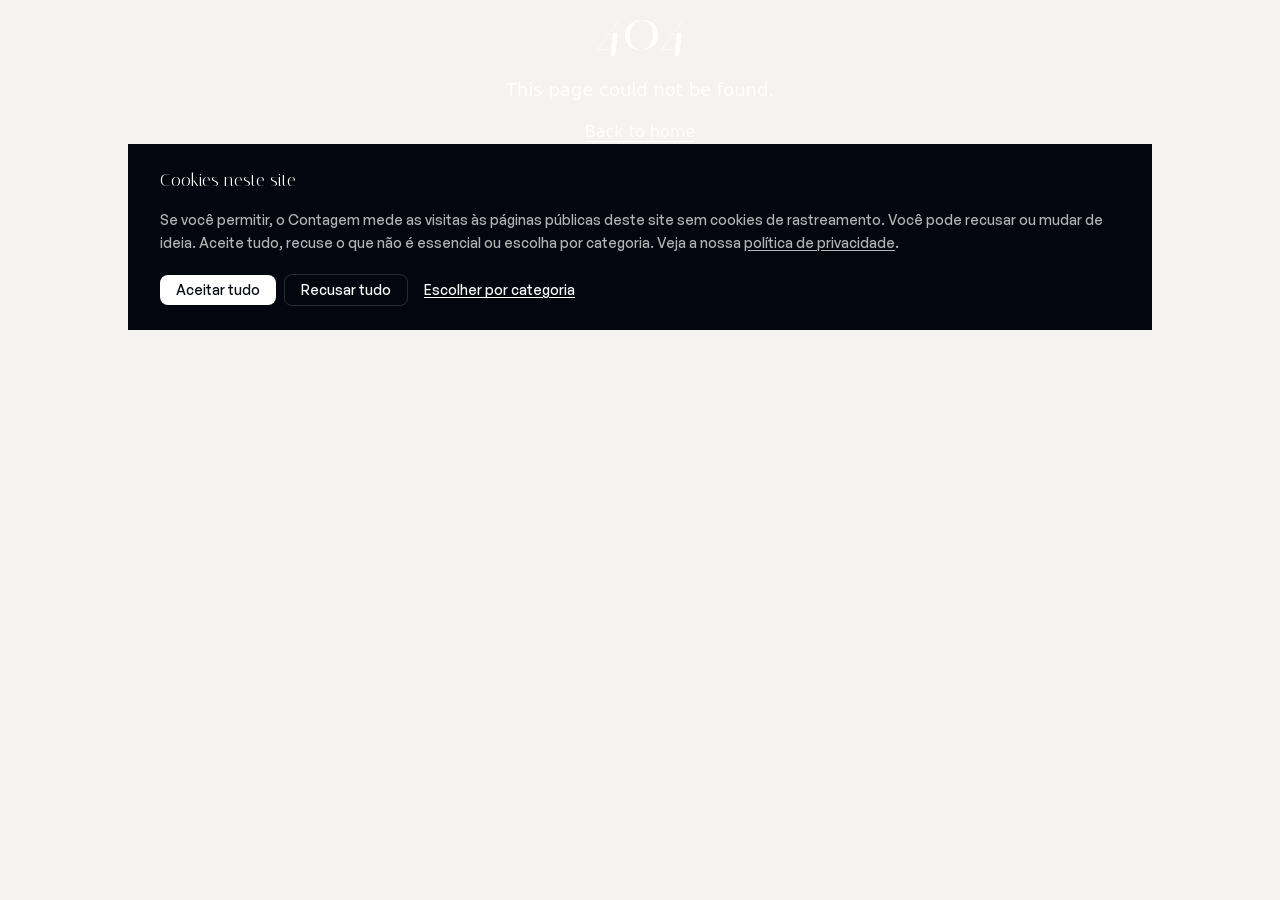
<file: 404/index.html>
<!DOCTYPE html><html lang="pt-BR" class="raiz-gestacional"><head><meta charSet="utf-8"/><meta name="viewport" content="width=device-width, initial-scale=1"/><link rel="stylesheet" href="/_next/static/chunks/0lvwnnsfboetd.css" data-precedence="next"/><link rel="stylesheet" href="/_next/static/chunks/06d7qz5~d7o9e.css" data-precedence="next"/><link rel="stylesheet" href="/_next/static/chunks/0ktil~v882y-f.css" data-precedence="next"/><link rel="preload" as="script" fetchPriority="low" href="/_next/static/chunks/0lxjt0z1xo4w2.js"/><script src="/_next/static/chunks/09z8lfty.0pmt.js" async=""></script><script src="/_next/static/chunks/0~ioobwaegd50.js" async=""></script><script src="/_next/static/chunks/0by26_fgpwr7x.js" async=""></script><script src="/_next/static/chunks/turbopack-0szl3iyc-07uf.js" async=""></script><script src="/_next/static/chunks/0hv1p3u_-xrrk.js" async=""></script><script src="/_next/static/chunks/0d3shmwh5_nmn.js" async=""></script><script src="/_next/static/chunks/0bd6ms~98q-tb.js" async=""></script><script src="/_next/static/chunks/149d9~38l7e.f.js" async=""></script><link rel="preload" href="/fonts/general-sans.css" as="style"/><meta name="robots" content="noindex"/><meta name="next-size-adjust" content=""/><meta name="theme-color" content="#f4f3ef" media="(prefers-color-scheme: light)"/><meta name="theme-color" content="#101516" media="(prefers-color-scheme: dark)"/><meta name="color-scheme" content="light dark"/><title>Orquestrator — Medicine, orchestrated</title><meta name="description" content="Orquestrator builds software for physicians: MedPanel, a side panel that pastes phrases, prescriptions and documents wherever the cursor is; residency platforms that cite their sources; and one brain orchestrating a fleet of AIs. The clinical decision always stays with the physician."/><meta name="application-name" content="Orquestrator"/><meta name="author" content="Orquestrator"/><link rel="manifest" href="/manifest.webmanifest?v=gestacional-20261125-r2"/><meta name="creator" content="Orquestrator"/><meta name="publisher" content="Orquestrator"/><meta name="robots" content="index, follow"/><link rel="canonical" href="https://calculadoragestacional.orquestrator.ai/"/><meta property="og:title" content="Orquestrator — Medicine, orchestrated"/><meta property="og:description" content="Orquestrator builds software for physicians: MedPanel, a side panel that pastes phrases, prescriptions and documents wherever the cursor is; residency platforms that cite their sources; and one brain orchestrating a fleet of AIs. The clinical decision always stays with the physician."/><meta property="og:site_name" content="Orquestrator"/><meta property="og:locale" content="pt_BR"/><meta property="og:image" content="https://calculadoragestacional.orquestrator.ai/assets/partilha/partilha-medicina-medpanel-20261123.png"/><meta property="og:image:type" content="image/png"/><meta property="og:image:width" content="1200"/><meta property="og:image:height" content="630"/><meta property="og:image:alt" content="Orquestrator — Medicina: o iPhone com a Calculadora Gestacional e os apps MedPanel, Encontro, Escala, Quadro e Calculadoras"/><meta property="og:type" content="website"/><meta name="twitter:card" content="summary_large_image"/><meta name="twitter:title" content="Orquestrator — Medicine, orchestrated"/><meta name="twitter:description" content="Orquestrator builds software for physicians: MedPanel, a side panel that pastes phrases, prescriptions and documents wherever the cursor is; residency platforms that cite their sources; and one brain orchestrating a fleet of AIs. The clinical decision always stays with the physician."/><meta name="twitter:image" content="https://calculadoragestacional.orquestrator.ai/assets/partilha/partilha-medicina-medpanel-20261123.png"/><link rel="shortcut icon" href="/assets/gestacional/favicon-20261125-r2.ico" type="image/x-icon" sizes="48x48"/><link rel="icon" href="/assets/gestacional/favicon-32-20261125-r2.png" sizes="32x32" type="image/png"/><link rel="icon" href="/assets/gestacional/favicon-32-20261125-r2.png" type="image/png" sizes="32x32"/><link rel="apple-touch-icon" href="/assets/gestacional/apple-180-20261125-r2.png" sizes="180x180" type="image/png"/><script>(() => {
  const raiz = document.documentElement;
  const chave = "gestacional-aparencia";
  const evento = "gestacional-aparencia-alterada";
  const cores = {"claro":"#f4f3ef","escuro":"#101516"};
  const sistema = matchMedia('(prefers-color-scheme: dark)');
  const validar = tema => tema === 'claro' || tema === 'escuro' ? tema : 'sistema';
  let inicial = 'sistema';
  try { inicial = validar(localStorage.getItem(chave)); } catch {}
  raiz.dataset.gstTema = inicial;
  const colorirBarra = () => {
    const cor = cores[raiz.dataset.gstAparencia];
    document.querySelectorAll('meta[name="theme-color"]').forEach(meta => meta.setAttribute('content', cor));
  };
  const aplicar = () => {
    const tema = validar(raiz.dataset.gstTema);
    raiz.dataset.gstTema = tema;
    raiz.dataset.gstAparencia = tema === 'sistema' ? (sistema.matches ? 'escuro' : 'claro') : tema;
    colorirBarra();
  };
  aplicar();
  window.addEventListener(evento, aplicar);
  sistema.addEventListener('change', aplicar);
  window.addEventListener('storage', event => {
    if (event.key !== chave && event.key !== null) return;
    raiz.dataset.gstTema = validar(event.newValue);
    window.dispatchEvent(new Event(evento));
  });
  // O Next pode inserir os metadados depois deste script; observe apenas até o HTML estar pronto.
  const observar = new MutationObserver(colorirBarra);
  observar.observe(document.head, {childList: true, subtree: true});
  document.addEventListener('DOMContentLoaded', () => { colorirBarra(); observar.disconnect(); }, {once: true});
})();</script><link rel="stylesheet" href="/fonts/general-sans.css"/><script>if (location.protocol === "file:") { document.addEventListener("DOMContentLoaded", function () { document.body.innerHTML = '<div style="min-height:100vh;display:flex;flex-direction:column;align-items:center;justify-content:center;gap:1.2rem;background:#04060f;color:#fff;text-align:center;padding:2rem;font-family:Georgia,serif"><div style="font-size:2.4rem;line-height:1.1">O cinema n\u00e3o abre por aqui.</div><div style="max-width:34rem;font-family:system-ui,sans-serif;font-size:1rem;line-height:1.5;opacity:.75">Abrir o index.html com dois cliques (file://) quebra as rotas do site.<br/><br/>Volte \u00e0 pasta e d\u00ea dois cliques em <b style=\'color:#fff\'>\u201cABRIR O SITE.command\u201d</b> \u2014 o navegador abre sozinho no endere\u00e7o certo.<br/><span style=\'opacity:.6\'>(na primeira vez: clique direito \u2192 Abrir)</span></div></div>'; }); }</script><script src="/_next/static/chunks/03~yq9q893hmn.js" noModule=""></script></head><body class="zen_kaku_gothic_new_59295cc6-module__AIG6Ha__variable marck_script_61fc120c-module__wzHLHG__variable italiana_525a09a8-module__SGugnq__variable"><div hidden=""><!--$--><!--/$--></div><script type="application/ld+json">{"@context":"https://schema.org","@graph":[{"@type":"Organization","@id":"https://calculadoragestacional.orquestrator.ai/#organization","name":"Orquestrator","legalName":"C&C Health and Research Inova Simples (I.S.)","taxID":"69.698.763/0001-54","email":"contato@orquestrator.app","url":"https://calculadoragestacional.orquestrator.ai","logo":"https://calculadoragestacional.orquestrator.ai/icon","address":{"@type":"PostalAddress","streetAddress":"Av. Goiás, 851, Qd. 75, Lt. 772, Sala 01","addressLocality":"Iporá","addressRegion":"GO","postalCode":"76200-015","addressCountry":"BR"}},{"@type":"WebSite","@id":"https://calculadoragestacional.orquestrator.ai/#website","name":"Orquestrator","description":"Orquestrator builds software for physicians: MedPanel, a side panel that pastes phrases, prescriptions and documents wherever the cursor is; residency platforms that cite their sources; and one brain orchestrating a fleet of AIs. The clinical decision always stays with the physician.","url":"https://calculadoragestacional.orquestrator.ai","publisher":{"@id":"https://calculadoragestacional.orquestrator.ai/#organization"}}]}</script><div class="scroll-layout"><div class="scroll-layout-content"><div class="flex flex-col items-center justify-center gap-4 text-center"><h1 class="text-6xl font-bold">404</h1><p class="text-lg">This page could not be found.</p><a class="underline underline-offset-4" href="/">Back to home</a></div><!--$--><!--/$--><!--$!--><template data-dgst="BAILOUT_TO_CLIENT_SIDE_RENDERING"></template><!--/$--></div></div><script src="/_next/static/chunks/0lxjt0z1xo4w2.js" id="_R_" async=""></script><script>(self.__next_f=self.__next_f||[]).push([0])</script><script>self.__next_f.push([1,"1:\"$Sreact.fragment\"\n8:I[68027,[\"/_next/static/chunks/0hv1p3u_-xrrk.js\",\"/_next/static/chunks/0d3shmwh5_nmn.js\",\"/_next/static/chunks/0bd6ms~98q-tb.js\"],\"default\",1]\n:HL[\"/_next/static/chunks/0lvwnnsfboetd.css\",\"style\"]\n:HL[\"/_next/static/chunks/06d7qz5~d7o9e.css\",\"style\"]\n:HL[\"/_next/static/chunks/0ktil~v882y-f.css\",\"style\"]\n:HL[\"/fonts/general-sans.css\",\"style\"]\n2:T614,(() =\u003e {\n  const raiz = document.documentElement;\n  const chave = \"gestacional-aparencia\";\n  const evento = \"gestacional-aparencia-alterada\";\n  const cores = {\"claro\":\"#f4f3ef\",\"escuro\":\"#101516\"};\n  const sistema = matchMedia('(prefers-color-scheme: dark)');\n  const validar = tema =\u003e tema === 'claro' || tema === 'escuro' ? tema : 'sistema';\n  let inicial = 'sistema';\n  try { inicial = validar(localStorage.getItem(chave)); } catch {}\n  raiz.dataset.gstTema = inicial;\n  const colorirBarra = () =\u003e {\n    const cor = cores[raiz.dataset.gstAparencia];\n    document.querySelectorAll('meta[name=\"theme-color\"]').forEach(meta =\u003e meta.setAttribute('content', cor));\n  };\n  const aplicar = () =\u003e {\n    const tema = validar(raiz.dataset.gstTema);\n    raiz.dataset.gstTema = tema;\n    raiz.dataset.gstAparencia = tema === 'sistema' ? (sistema.matches ? 'escuro' : 'claro') : tema;\n    colorirBarra();\n  };\n  aplicar();\n  window.addEventListener(evento, aplicar);\n  sistema.addEventListener('change', aplicar);\n  window.addEventListener('storage', event =\u003e {\n    if (event.key !== chave \u0026\u0026 event.key !== null) return;\n    raiz.dataset.gstTema = validar(event.newValue);\n    window.dispatchEvent(new Event(evento));\n  });\n  // O Next pode inserir os metadados depois deste script; observe apenas até o HTML estar pronto.\n  const observar = new MutationObserver(colorirBarra);\n  observar.observe(document.head, {childList: true, subtree: true});\n  document.addEventListener('DOMContentLoaded', () =\u003e { colorirBarra(); observar.disconnect(); }, {once: true});\n})();0:{\"P\":null,\"c\":[\"\",\"_not-found\",\"\"],\"q\":\"\",\"i\":false,\"f\":[[[\"\",{\"children\":[\"/_not-found\",{\"children\":[\"__PAGE__\",{}]}]},\"$undefined\",\"$undefined\",16],[[\"$\",\"$1\",\"c\",{\"children\":[[[\"$\",\"link\",\"0\",{\"rel\":\"stylesheet\",\"href\":\"/_next/static/chunks/0lvwnnsfboetd.css\",\"precedence\":\"next\",\"crossOrigin\":\"$undefined\",\"nonce\":\"$undefined\"}],[\"$\",\"link\",\"1\",{\"rel\":\"stylesheet\",\"href\":\"/_next/static/chunks/06d7qz5~d7o9e.css\",\"precedence\":\"next\",\"crossOrigin\":\"$undefined\",\"nonce\":\"$undefined\"}],[\"$\",\"link\",\"2\",{\"rel\":\"stylesheet\",\"href\":\"/_next/static/chunks/0ktil~v882y-f.css\",\"precedence\":\"next\",\"crossOrigin\":\"$undefined\",\"nonce\":\"$undefined\"}],[\"$\",\"script\",\"script-0\",{\"src\":\"/_next/static/chunks/0hv1p3u_-xrrk.js\",\"async\":true,\"nonce\":\"$undefined\"}],[\"$\",\"script\",\"script-1\",{\"src\":\"/_next/static/chunks/0d3shmwh5_nmn.js\",\"async\":true,\"nonce\":\"$undefined\"}],[\"$\",\"script\",\"script-2\",{\"src\":\"/_next/static/chunks/0bd6ms~98q-tb.js\",\"async\":true,\"nonce\":\"$undefined\"}]],[\"$\",\"html\",null,{\"lang\":\"pt-BR\",\"className\":\"raiz-gestacional\",\"suppressHydrationWarning\":true,\"children\":[[\"$\",\"head\",null,{\"children\":[[\"$\",\"script\",null,{\"dangerouslySetInnerHTML\":{\"__html\":\"$2\"}}],[\"$\",\"link\",null,{\"rel\":\"stylesheet\",\"href\":\"/fonts/general-sans.css\"}],[\"$\",\"script\",null,{\"dangerouslySetInnerHTML\":{\"__html\":\"if (location.protocol === \\\"file:\\\") { document.addEventListener(\\\"DOMContentLoaded\\\", function () { document.body.innerHTML = '\u003cdiv style=\\\"min-height:100vh;display:flex;flex-direction:column;align-items:center;justify-content:center;gap:1.2rem;background:#04060f;color:#fff;text-align:center;padding:2rem;font-family:Georgia,serif\\\"\u003e\u003cdiv style=\\\"font-size:2.4rem;line-height:1.1\\\"\u003eO cinema n\\\\u00e3o abre por aqui.\u003c/div\u003e\u003cdiv style=\\\"max-width:34rem;font-family:system-ui,sans-serif;font-size:1rem;line-height:1.5;opacity:.75\\\"\u003eAbrir o index.html com dois cliques (file://) quebra as rotas do site.\u003cbr/\u003e\u003cbr/\u003eVolte \\\\u00e0 pasta e d\\\\u00ea dois cliques em \u003cb style=\\\\'color:#fff\\\\'\u003e\\\\u201cABRIR O SITE.command\\\\u201d\u003c/b\u003e \\\\u2014 o navegador abre sozinho no endere\\\\u00e7o certo.\u003cbr/\u003e\u003cspan style=\\\\'opacity:.6\\\\'\u003e(na primeira vez: clique direito \\\\u2192 Abrir)\u003c/span\u003e\u003c/div\u003e\u003c/div\u003e'; }); }\"}}]]}],\"$L3\"]}]]}],{\"children\":[\"$L4\",{\"children\":[\"$L5\",{},null,false,null]},null,false,\"$@6\"]},null,false,null],\"$L7\",false]],\"m\":\"$undefined\",\"G\":[\"$8\",[\"$L9\",\"$La\",\"$Lb\"]],\"S\":true,\"h\":null,\"s\":\"$undefined\",\"l\":\"$undefined\",\"p\":\"$undefined\",\"d\":\"$undefined\",\"b\":\"ngPJdPm44GDon953ojXLN\"}\nd:I[59498,[\"/_next/static/chunks/0hv1p3u_-xrrk.js\",\"/_next/static/chunks/0d3shmwh5_nmn.js\",\"/_next/static/chunks/0bd6ms~98q-tb.js\"],\"ScrollLayout\"]\ne:I[21178,[\"/_next/static/chunks/0hv1p3u_-xrrk.js\",\"/_next/static/chunks/0d3shmwh5_nmn.js\",\"/_next/static/chunks/0bd6ms~98q-tb.js\"],\"ReducedMotion\"]\nf:I[39756,[\"/_next/static/chunks/0hv1p3u_-xrrk.js\",\"/_next/static/chunks/0d3shmwh5_nmn.js\",\"/_next/static/chunks/0bd6ms~98q-tb.js\"],\"default\"]\n10:I[58298,[\"/_next/static/chunks/0hv1p3u_-xrrk.js\",\"/_next/static/chunks/0d3shmwh5_nmn.js\",\"/_next/static/chunks/0bd6ms~98q-tb.js\",\"/_next/static/chunks/149d9~38l7e.f.js\"],\"default\"]\n11:I[37457,[\"/_next/static/chunks/0hv1p3u_-xrrk.js\",\"/_next/static/chunks/0d3shmwh5_nmn.js\",\"/_next/static/chunks/0bd6ms~98q-tb.js\"],\"default\"]\n12:I[22016,[\"/_next/static/chunks/0hv1p3u_-xrrk.js\",\"/_next/static/chunks/0d3shmwh5_nmn.js\",\"/_next/static/chunks/0bd6ms~98q-tb.js\"],\"\"]\n13:I[30843,[\"/_next/static/chunks/0hv1p3u_-xrrk.js\",\"/_next/static/chunks/0d3shmwh5_nmn.js\",\"/_next/static/chunks/0bd6ms~98q-tb.js\"],\"LazyCookie\"]\n14:I[97367,[\"/_next/static/chunks/0hv1p3u_-xrrk.js\",\"/_next/static/chunks/0d3shmwh5_nmn.js\",\"/_next/static/chunks/0bd6ms~98q-tb.js\"],\"OutletBoundary\"]\n15:\"$Sreact.suspense\"\n18:I[97367,[\"/_next/static/chunks/0hv1p3u_-xrrk.js\",\"/_next/static/chunks/0d3shmwh5_nmn.js\",\"/_next/static/chunks/0bd6ms~98q-tb.js\"],\"ViewportBoundary\"]\n1a:I[97367,[\"/_next/static/chunks/0hv1p3u_-xrrk.js\",\"/_next/static/chunks/0d3shmwh5_nmn.js\",\"/_next/static/chunks/0bd6ms~98q-tb.js\"],\"MetadataBoundary\"]\nc:T46f,{\"@context\":\"https://schema.org\",\"@graph\":[{\"@type\":\"Organization\",\"@id\":\"https://calculadoragestacional.orquestrator.ai/#organization\",\"name\":\"Orquestrator\",\"legalName\":\"C\u0026C Health and Research Inova Simples (I.S.)\",\"taxID\":\"69.698.763/0001-54\",\"email\":\"contato@orquestrator.app\",\"url\":\"https://calculadoragestacional.orquestrator.ai\",\"logo\":\"https://calculadoragestacional.orquestrator.ai/icon\",\"address\":{\"@type\":\"PostalAddress\",\"streetAddress\":\"Av. Goiás, 851, Qd. 75, Lt. 772, Sala 01\",\"addressLocality\":\"Iporá\",\"addressRegion\":\"GO\",\"postalCode\":\"76200-015\",\"addressCountry\":\"BR\"}},{\"@type\":\"WebSite\",\"@id\":\"https://calculadoragestacional.orquestrator.ai/#website\",\"name\":\"Orquestrator\",\"description\":\"Orquestrator builds software for physicians: MedPanel, a side panel that pastes phrases, prescriptions and documents wherever the cursor is; residency platforms that cite their sources; and one brain orchestrating a fleet of AIs. The clinical decision always stays with the physician.\",\"url\":\"https://calculadoragestacional.orquestrator.ai\",\"publisher\":{\"@id\":\"https://calculadoragestacional.orquestrator.ai/#organization\"}}]}3:[\"$\",\"body\",null,{\"className\":\"zen_kaku_gothic_new_59295cc6-module__AIG6Ha__variable marck_script_61fc120c-module__wzHLHG__variable italiana_525a09a8-module__SGugnq__variable\",\"children\":[[\"$\",\"script\",null,{\"type\":\"application/ld+json\",\"dangerouslySetInnerHTML\":{\"__html\":\"$c\"}}],[\"$\",\"$Ld\",null,{\"children\":[false,[\"$\",\"$Le\",null,{}],false,[\"$\",\"$Lf\",null,{\"parallelRouterKey\":\"children\",\"error\":\"$10\",\"errorStyles\":[],\"errorScripts\":[[\"$\",\"script\",\"script-0\",{\"src\":\"/_next/static/chunks/149d9~38l7e.f.js\",\"async\":true}]],\"template\":[\"$\",\"$L11\",null,{}],\"templateStyles\":\"$undefined\",\"templateScripts\":\"$undefined\",\"notFound\":[[\"$\",\"div\",null,{\"className\":\"flex flex-col items-center justify-center gap-4 text-center\",\"children\":[[\"$\",\"h1\",null,{\"className\":\"text-6xl font-bold\",\"children\":\"404\"}],[\"$\",\"p\",null,{\"className\":\"text-lg\",\"children\":\"This page could not be found.\"}],[\"$\",\"$L12\",null,{\"href\":\"/\",\"className\":\"underline underline-offset-4\",\"children\":\"Back to home\"}]]}],[]],\"forbidden\":\"$undefined\",\"unauthorized\":\"$undefined\"}],[\"$\",\"$L13\",null,{}]]}]]}]\n4:[\"$\",\"$1\",\"c\",{\"children\":[null,[\"$\",\"$Lf\",null,{\"parallelRouterKey\":\"children\",\"error\":\"$undefined\",\"errorStyles\":\"$undefined\",\"errorScripts\":\"$undefined\",\"template\":[\"$\",\"$L11\",null,{}],\"templateStyles\":\"$undefined\",\"templateScripts\":\"$undefined\",\"notFound\":\"$undefined\",\"forbidden\":\"$undefined\",\"unauthorized\":\"$undefined\"}]]}]\n5:[\"$\",\"$1\",\"c\",{\"children\":[[\"$\",\"div\",null,{\"className\":\"flex flex-col items-center justify-center gap-4 text-center\",\"children\":[[\"$\",\"h1\",null,{\"className\":\"text-6xl font-bold\",\"children\":\"404\"}],[\"$\",\"p\",null,{\"className\":\"text-lg\",\"children\":\"This page could not be found.\"}],[\"$\",\"$L12\",null,{\"href\":\"/\",\"className\":\"underline underline-offset-4\",\"children\":\"Back to home\"}]]}],null,[\"$\",\"$L14\",null,{\"children\":[\"$\",\"$15\",null,{\"name\":\"Next.MetadataOutlet\",\"children\":\"$@16\"}]}]]}]\n17:[]\n6:\"$W17\"\n7:[\"$\",\"$1\",\"h\",{\"children\":[[\"$\",\"meta\",null,{\"name\":\"robots\",\"content\":\"noindex\"}],[\"$\",\"$L18\",null,{\"children\":\"$L19\"}],[\"$\",\"div\",null,{\"hidden\":true,\"children\":[\"$\",\"$L1a\",null,{\"children\":[\"$\",\"$15\",null,{\"name\":\"Next.Metadata\",\"children\":\"$L1b\"}]}]}],[\"$\",\"meta\",null,{\"name\":\"next-size-adjust\",\"content\":\"\"}]]}]\n9:[\"$\",\"link\",\"0\",{\"rel\":\"stylesheet\",\"href\":\"/_next/static/chunks/0lvwnnsfboetd.css\",\"precedence\":\"next\",\"crossOrigin\":\"$undefined\",\"nonce\":\"$undefined\"}]\na:[\"$\",\"link\",\"1\",{\"rel\":\"stylesheet\",\"href\":\"/_next/static/chunks/06d7qz5~d7o9e.css\",\"precedence\":\"next\",\"crossOrigin\":\"$undefined\",\"nonce\":\"$undefined\"}]\nb:[\"$\",\"link\",\"2\",{\"rel\":\"stylesheet\",\"href\":\"/_next/static/chunks/0ktil~v882y-f.css\",\"precedence\":\"next\",\"crossOrigin\":\"$undefined\",\"nonce\":\"$undefined\"}]\n19:[[\"$\",\"meta\",\"0\",{\"charSet\":\"utf-8\"}],[\"$\",\"meta\",\"1\",{\"name\":\"viewport\",\"content\":\"width=device-width, initial-scale=1\"}],[\"$\",\"meta\",\"2\",{\"name\":\"theme-color\",\"content\":\"#f4f3ef\",\"media\":\"(prefers-color-scheme: light)\"}],[\"$\",\"meta\",\"3\",{\"name\":\"theme-color\",\"content\":\"#101516\",\"media\":\"(prefers-color-scheme: dark)\"}],[\"$\",\"meta\",\"4\",{\"name\":\"color-scheme\",\"content\":\"light dark\"}]]\n1c:I[27201,[\"/_next/static/chunks/0hv1p3u_-xrrk.js\",\"/_next/static/chunks/0d3shmwh5_nmn.js\",\"/_next/static/chunks/0bd6ms~98q-tb.js\"],\"IconMark\"]\n16:null\n1b:[[\"$\",\"title\",\"0\",{\"children\":\"Orquestrator — Medicine, orchestrated\"}],[\"$\",\"meta\",\"1\",{\"name\":\"description\",\"content\":\"Orquestrator builds software for physicians: MedPanel, a side panel that pastes phrases, prescriptions and documents wherever the cursor is; residency platforms that cite their sources; and one brain orchestrating a fleet of AIs. The clinical decision always stays with the physician.\"}],[\"$\",\"meta\",\"2\",{\"name\":\"application-name\",\"content\":\"Orquestrator\"}],[\"$\",\"meta\",\"3\",{\"name\":\"author\",\"content\":\"Orquestrator\"}],[\"$\",\"link\",\"4\",{\"rel\":\"manifest\",\"href\":\"/manifest.webmanifest?v=gestacional-20261125-r2\",\"crossOrigin\":\"$undefined\"}],[\"$\",\"meta\",\"5\",{\"name\":\"creator\",\"content\":\"Orquestrator\"}],[\"$\",\"meta\",\"6\",{\"name\":\"publisher\",\"content\":\"Orquestrator\"}],[\"$\",\"meta\",\"7\",{\"name\":\"robots\",\"content\":\"index, follow\"}],[\"$\",\"link\",\"8\",{\"rel\":\"canonical\",\"href\":\"https://calculadoragestacional.orquestrator.ai/\"}],[\"$\",\"meta\",\"9\",{\"property\":\"og:title\",\"content\":\"Orquestrator — Medicine, orchestrated\"}],[\"$\",\"meta\",\"10\",{\"property\":\"og:description\",\"content\":\"Orquestrator builds software for physicians: MedPanel, a side panel that pastes phrases, prescriptions and documents wherever the cursor is; residency platforms that cite their sources; and one brain orchestrating a fleet of AIs. The clinical decision always stays with the physician.\"}],[\"$\",\"meta\",\"11\",{\"property\":\"og:site_name\",\"content\":\"Orquestrator\"}],[\"$\",\"meta\",\"12\",{\"property\":\"og:locale\",\"content\":\"pt_BR\"}],[\"$\",\"meta\",\"13\",{\"property\":\"og:image\",\"content\":\"https://calculadoragestacional.orquestrator.ai/assets/partilha/partilha-medicina-medpanel-20261123.png\"}],[\"$\",\"meta\",\"14\",{\"property\":\"og:image:type\",\"content\":\"image/png\"}],[\"$\",\"meta\",\"15\",{\"property\":\"og:image:width\",\"content\":\"1200\"}],[\"$\",\"meta\",\"16\",{\"property\":\"og:image:height\",\"content\":\"630\"}],[\"$\",\"meta\",\"17\",{\"property\":\"og:image:alt\",\"content\":\"Orquestrator — Medicina: o iPhone com a Calculadora Gestacional e os apps MedPanel, Encontro, Escala, Quadro e Calculadoras\"}],[\"$\",\"meta\",\"18\",{\"property\":\"og:type\",\"content\":\"website\"}],[\"$\",\"meta\",\"19\",{\"name\":\"twitter:card\",\"content\":\"summary_large_image\"}],[\"$\",\"meta\",\"20\",{\"name\":\"twitter:title\",\"content\":\"Orquestrator — Medicine, orchestrated\"}],[\"$\",\"meta\",\"21\",{\"name\":\"twitter:description\",\"content\":\"Orquestrator builds software for physicians: MedPanel, a side panel that pastes phrases, prescriptions and documents wherever the cursor is; residency platforms that cite their sources; and one brain orchestrating a fleet of AIs. The clinical decision always stays with the physician.\"}],[\"$\",\"meta\",\"22\",{\"name\":\"twitter:image\",\"content\":\"https://calculadoragestacional.orquestrator.ai/assets/partilha/partilha-medicina-medpanel-20261123.png\"}],[\"$\",\"link\",\"23\",{\"rel\":\"shortcut icon\",\"href\":\"/assets/gestacional/favicon-20261125-r2.ico\",\"type\":\"image/x-icon\",\"sizes\":\"48x48\"}],[\"$\",\"link\",\"24\",{\"rel\":\"icon\",\"href\":\"/assets/gestacional/favicon-32-20261125-r2.png\",\"sizes\":\"32x32\",\"type\":\"image/png\"}],[\"$\",\"link\",\"25\",{\"rel\":\"icon\",\"href\":\"/assets/gestacional/favicon-32-20261125-r2.png\",\"type\":\"image/png\",\"sizes\":\"32x32\"}],[\"$\",\"link\",\"26\",{\"rel\":\"apple-touch-icon\",\"href\":\"/assets/gestacional/apple-180-20261125-r2.png\",\"sizes\":\"180x180\",\"type\":\"image/png\"}],[\"$\",\"$L1c\",\"27\",{}]]\n"])</script><script>self.__next_f.push([1,""])</script><script>self.__next_f.push([1,""])</script><script>self.__next_f.push([1,""])</script><script>self.__next_f.push([1,""])</script><script>self.__next_f.push([1,""])</script><script>self.__next_f.push([1,""])</script><script>self.__next_f.push([1,""])</script></body></html>
</file>
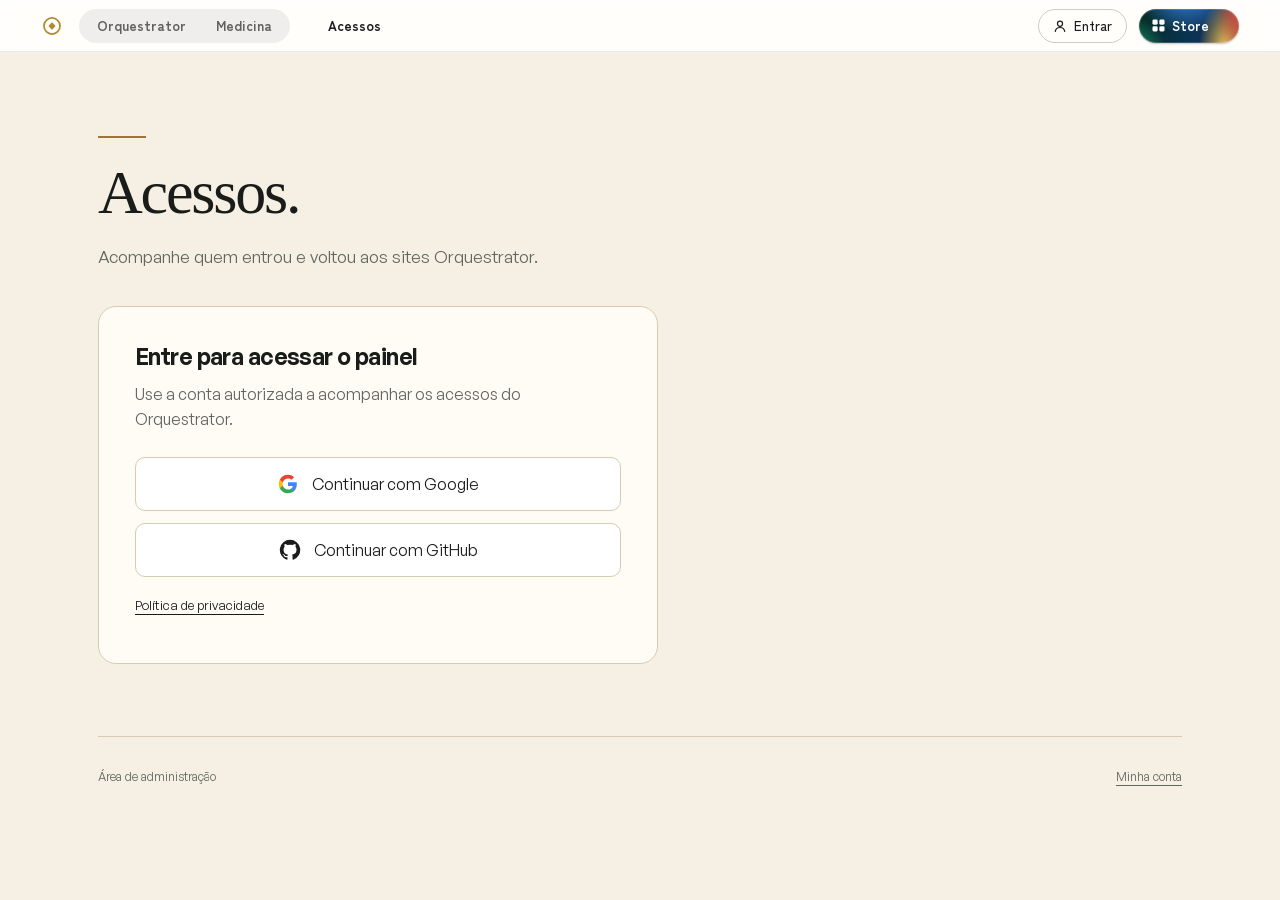
<file: admin/index.html>
<!doctype html>
<html lang="pt-BR">
<head>
  <meta charset="utf-8">
  <meta name="viewport" content="width=device-width, initial-scale=1">
  <meta name="robots" content="noindex,nofollow">
  <meta name="theme-color" content="#f6f0e4">
  <title>Acessos — Administrador Orquestrator</title>
  <link rel="icon" type="image/png" href="/assets/gestacional/favicon-32-20261125-r2.png" sizes="32x32">
  <link rel="stylesheet" href="/fonts/general-sans.css">
  <link rel="stylesheet" href="/assets/casa/barra.css?v=de4b82d95d10">
  <link rel="stylesheet" href="/assets/conta/styles.css?v=c29bf031a8c5">
  <script type="module" src="/assets/conta/conta-128ae46a095e.js"></script>
  <script defer src="/assets/casa/barra.js?v=500196ec6d13"></script>
</head>
<body class="orq-account-site orq-admin">
  <a class="oq-skip" href="#conteudo">Pular para o conteúdo</a>
  <div class="c2-barra claro"><header class="barra" data-peca="barra"><a class="marca" href="https://orquestrator.ai/" aria-label="Orquestrator — página inicial"><svg viewBox="0 0 64 64" aria-hidden="true"><circle cx="32" cy="32" r="23.4" fill="none" stroke="currentColor" stroke-width="5"></circle><rect x="24.3" y="24.3" width="15.4" height="15.4" rx="2.4" transform="rotate(45 32 32)" fill="currentColor"></rect></svg></a><nav class="chave" aria-label="Os dois lados da casa" data-lado=""><a href="https://orquestrator.ai/" data-lado="orquestrator"><span>Orquestrator</span></a><a href="https://orquestrator.ai/medicina/" data-lado="medicina"><span>Medicina</span></a></nav><nav class="menu do-produto" aria-label="Nesta página"><span class="produto">Acessos</span></nav><div class="lado"><a class="entrar" href="/conta/"><svg viewBox="0 0 16 16" fill="none" stroke="currentColor" stroke-width="1.4" aria-hidden="true"><circle cx="8" cy="5.4" r="2.9"></circle><path d="M2.6 14.2c.5-2.9 2.6-4.5 5.4-4.5s4.9 1.6 5.4 4.5" stroke-linecap="round"></path></svg><span>Entrar</span></a><a class="loja-botao" href="https://orquestrator.ai/store/"><svg viewBox="0 0 14 14" fill="currentColor" aria-hidden="true"><rect x="0.5" y="0.5" width="5.6" height="5.6" rx="1.6"></rect><rect x="7.9" y="0.5" width="5.6" height="5.6" rx="1.6"></rect><rect x="0.5" y="7.9" width="5.6" height="5.6" rx="1.6"></rect><rect x="7.9" y="7.9" width="5.6" height="5.6" rx="1.6"></rect></svg>Store</a><button class="sanduiche" type="button" aria-label="Menu" aria-expanded="false" aria-controls="gaveta-da-casa"><i></i></button></div><nav class="gaveta" id="gaveta-da-casa" aria-label="Menu" hidden><span class="produto so-computador">Acessos</span><a href="/conta/"><svg viewBox="0 0 16 16" fill="none" stroke="currentColor" stroke-width="1.4" aria-hidden="true"><circle cx="8" cy="5.4" r="2.9"></circle><path d="M2.6 14.2c.5-2.9 2.6-4.5 5.4-4.5s4.9 1.6 5.4 4.5" stroke-linecap="round"></path></svg>Entrar</a></nav></header></div>
  <main id="conteudo" class="oq-main oq-admin-main">
    <header class="oq-intro">
      <span class="oq-intro-mark" aria-hidden="true"></span>
      <h1>Acessos.</h1>
      <p>Acompanhe quem entrou e voltou aos sites Orquestrator.</p>
    </header>
    <orq-admin-page><p class="oq-loading" role="status">Verificando seu acesso…</p></orq-admin-page>
    <noscript><p class="oq-noscript">Ative o JavaScript no navegador para acessar o painel de administrador.</p></noscript>
  </main>
  <footer class="oq-site-footer"><div><span>Área de administração</span><a href="/conta/">Minha conta</a></div></footer>
</body>
</html>
</file>
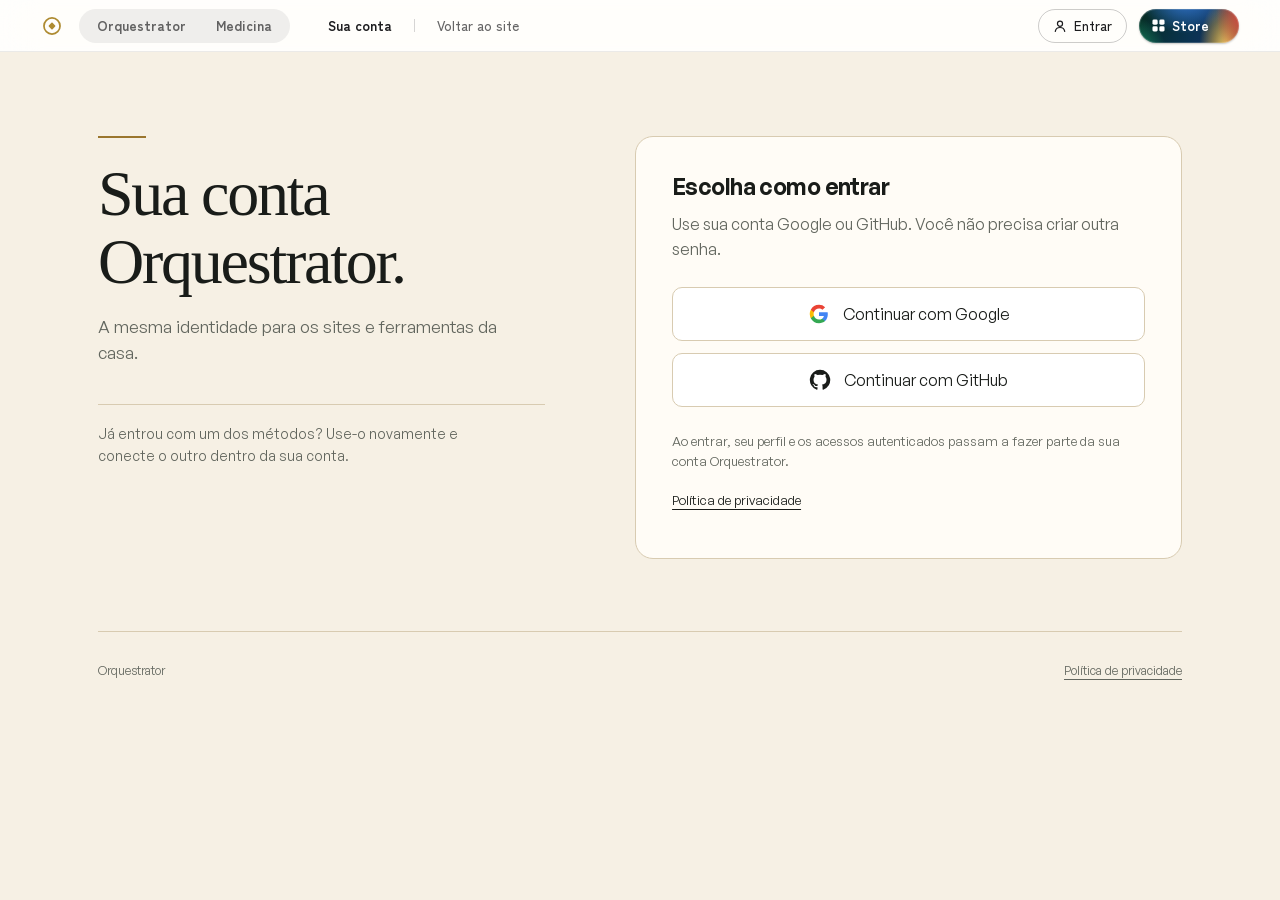
<file: conta/index.html>
<!doctype html>
<html lang="pt-BR">
<head>
  <meta charset="utf-8">
  <meta name="viewport" content="width=device-width, initial-scale=1">
  <meta name="robots" content="noindex,nofollow">
  <meta name="theme-color" content="#f6f0e4">
  <title>Sua conta — Orquestrator</title>
  <link rel="icon" type="image/png" href="/assets/gestacional/favicon-32-20261125-r2.png" sizes="32x32">
  <link rel="stylesheet" href="/fonts/general-sans.css">
  <link rel="stylesheet" href="/assets/casa/barra.css?v=de4b82d95d10">
  <link rel="stylesheet" href="/assets/conta/styles.css?v=c29bf031a8c5">
  <script type="module" src="/assets/conta/conta-128ae46a095e.js"></script>
  <script defer src="/assets/casa/barra.js?v=500196ec6d13"></script>
</head>
<body class="orq-account-site orq-account">
  <a class="oq-skip" href="#conteudo">Pular para o conteúdo</a>
  <div class="c2-barra claro"><header class="barra" data-peca="barra"><a class="marca" href="https://orquestrator.ai/" aria-label="Orquestrator — página inicial"><svg viewBox="0 0 64 64" aria-hidden="true"><circle cx="32" cy="32" r="23.4" fill="none" stroke="currentColor" stroke-width="5"></circle><rect x="24.3" y="24.3" width="15.4" height="15.4" rx="2.4" transform="rotate(45 32 32)" fill="currentColor"></rect></svg></a><nav class="chave" aria-label="Os dois lados da casa" data-lado=""><a href="https://orquestrator.ai/" data-lado="orquestrator"><span>Orquestrator</span></a><a href="https://orquestrator.ai/medicina/" data-lado="medicina"><span>Medicina</span></a></nav><nav class="menu do-produto" aria-label="Nesta página"><span class="produto">Sua conta</span><a href="/" data-oq-return>Voltar ao site</a></nav><div class="lado"><a class="entrar" href="/conta/"><svg viewBox="0 0 16 16" fill="none" stroke="currentColor" stroke-width="1.4" aria-hidden="true"><circle cx="8" cy="5.4" r="2.9"></circle><path d="M2.6 14.2c.5-2.9 2.6-4.5 5.4-4.5s4.9 1.6 5.4 4.5" stroke-linecap="round"></path></svg><span>Entrar</span></a><a class="loja-botao" href="https://orquestrator.ai/store/"><svg viewBox="0 0 14 14" fill="currentColor" aria-hidden="true"><rect x="0.5" y="0.5" width="5.6" height="5.6" rx="1.6"></rect><rect x="7.9" y="0.5" width="5.6" height="5.6" rx="1.6"></rect><rect x="0.5" y="7.9" width="5.6" height="5.6" rx="1.6"></rect><rect x="7.9" y="7.9" width="5.6" height="5.6" rx="1.6"></rect></svg>Store</a><button class="sanduiche" type="button" aria-label="Menu" aria-expanded="false" aria-controls="gaveta-da-casa"><i></i></button></div><nav class="gaveta" id="gaveta-da-casa" aria-label="Menu" hidden><span class="produto">Sua conta</span><a href="/" data-oq-return>Voltar ao site</a><a href="/conta/"><svg viewBox="0 0 16 16" fill="none" stroke="currentColor" stroke-width="1.4" aria-hidden="true"><circle cx="8" cy="5.4" r="2.9"></circle><path d="M2.6 14.2c.5-2.9 2.6-4.5 5.4-4.5s4.9 1.6 5.4 4.5" stroke-linecap="round"></path></svg>Entrar</a></nav></header></div>
  <main id="conteudo" class="oq-main oq-account-layout">
    <div class="oq-intro">
      <span class="oq-intro-mark" aria-hidden="true"></span>
      <h1>Sua conta<br>Orquestrator.</h1>
      <p>A mesma identidade para os sites e ferramentas da casa.</p>
      <div class="oq-intro-note"><p>Já entrou com um dos métodos? Use-o novamente e conecte o outro dentro da sua conta.</p></div>
    </div>
    <orq-account-page><p class="oq-loading" role="status">Carregando sua conta…</p></orq-account-page>
    <noscript><p class="oq-noscript">Ative o JavaScript no navegador para entrar na sua conta.</p></noscript>
  </main>
  <footer class="oq-site-footer"><div><span>Orquestrator</span><a href="https://orquestrator.ai/privacidade/">Política de privacidade</a></div></footer>
</body>
</html>
</file>
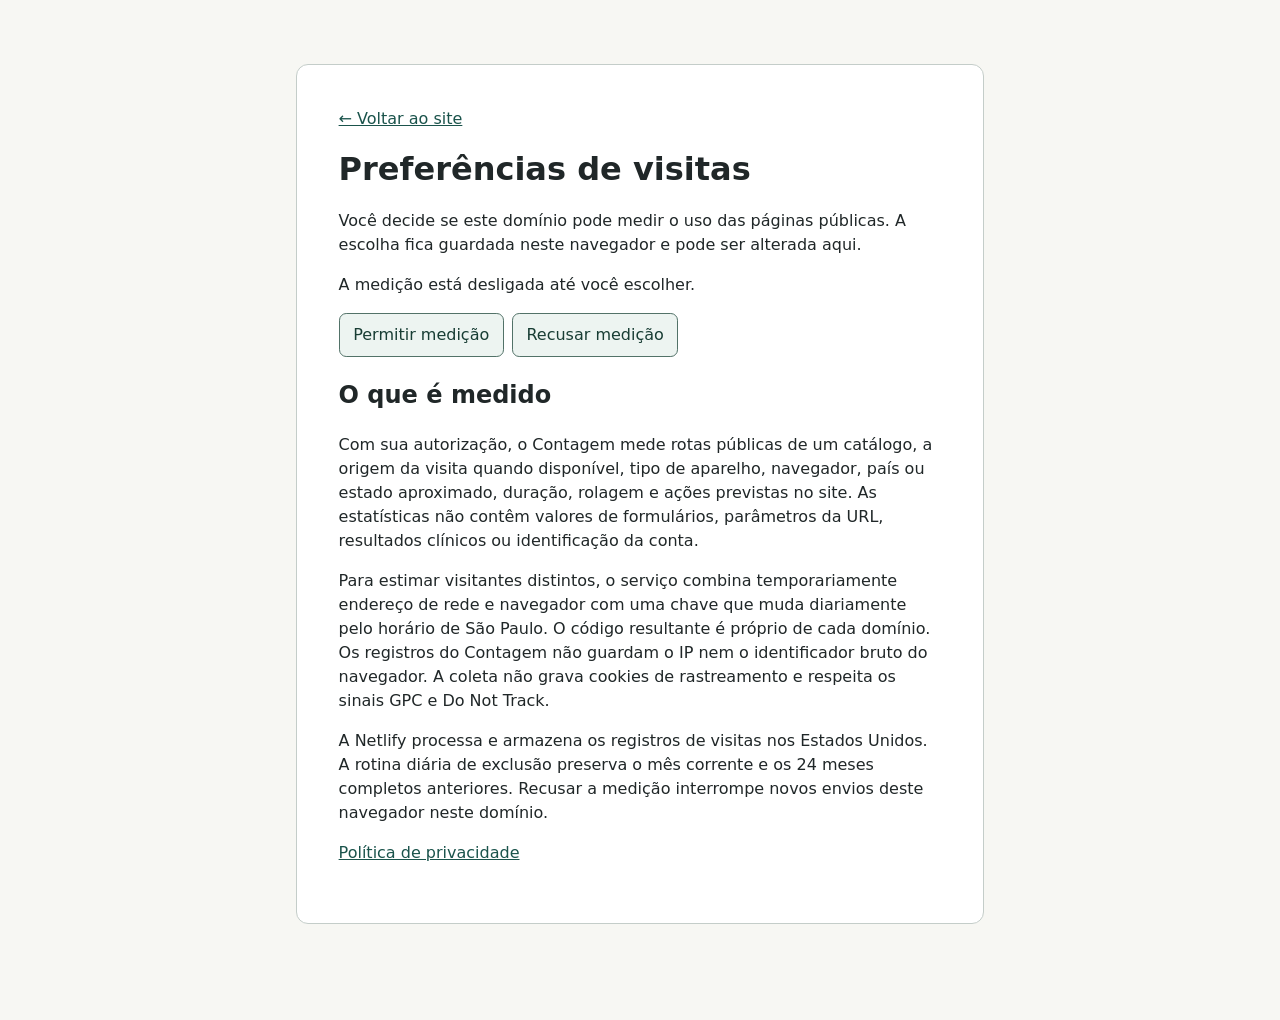
<file: preferencias-de-visitas/index.html>
<!doctype html>
<html lang="pt-BR">
<head><meta charset="utf-8"><meta name="viewport" content="width=device-width,initial-scale=1"><meta name="robots" content="noindex,follow"><title>Preferências de visitas · Orquestrator</title>
<link rel="stylesheet" href="/assets/contagem/escolhas-8204abf00325.css"><script defer src="/assets/contagem/escolhas-71f63cbb0ebc.js"></script></head>
<body class="preferencias"><main>
<a href="/">← Voltar ao site</a>
<h1>Preferências de visitas</h1>
<p>Você decide se este domínio pode medir o uso das páginas públicas. A escolha fica guardada neste navegador e pode ser alterada aqui.</p>
<section id="escolha-contagem" aria-label="Sua escolha"></section>
<noscript>O JavaScript está desativado. A medição de visitas está desligada.</noscript>
<h2>O que é medido</h2>
<p>Com sua autorização, o Contagem mede rotas públicas de um catálogo, a origem da visita quando disponível, tipo de aparelho, navegador, país ou estado aproximado, duração, rolagem e ações previstas no site. As estatísticas não contêm valores de formulários, parâmetros da URL, resultados clínicos ou identificação da conta.</p><p>Para estimar visitantes distintos, o serviço combina temporariamente endereço de rede e navegador com uma chave que muda diariamente pelo horário de São Paulo. O código resultante é próprio de cada domínio. Os registros do Contagem não guardam o IP nem o identificador bruto do navegador. A coleta não grava cookies de rastreamento e respeita os sinais GPC e Do Not Track.</p><p>A Netlify processa e armazena os registros de visitas nos Estados Unidos. A rotina diária de exclusão preserva o mês corrente e os 24 meses completos anteriores. Recusar a medição interrompe novos envios deste navegador neste domínio.</p>
<p><a href="https://orquestrator.ai/privacidade/">Política de privacidade</a></p>
</main></body></html>
</file>
<file: _next/static/chunks/0lvwnnsfboetd.css>
@font-face{font-family:Zen Kaku Gothic New;font-style:normal;font-weight:400;font-display:swap;src:url(../media/dcdf61a4cd4eb0c8-s.0um6abasbr2i5.woff2)format("woff2");unicode-range:U+FFD7,U+FFDA-FFDC,U+FFE0-FFE2,U+FFE4,U+FFE6,U+FFE8-FFEE,U+1F100-1F10C,U+1F110-1F16C,U+1F170-1F1AC,U+1F200-1F202,U+1F210-1F234}@font-face{font-family:Zen Kaku Gothic New;font-style:normal;font-weight:400;font-display:swap;src:url(../media/0ddfff3bbcb79839-s.01b~3tdtwo4er.woff2)format("woff2");unicode-range:U+FA10,U+FA12-FA6D,U+FB00-FB04,U+FE10-FE19,U+FE30-FE42,U+FE44-FE52,U+FE54-FE66,U+FE68-FE6B,U+FF02,U+FF04,U+FF07,U+FF51,U+FF5B,U+FF5D,U+FF5F-FF60,U+FF66,U+FF69,U+FF87,U+FFA1-FFBE,U+FFC2-FFC7,U+FFCA-FFCF,U+FFD2-FFD6}@font-face{font-family:Zen Kaku Gothic New;font-style:normal;font-weight:400;font-display:swap;src:url(../media/738a421a728acb59-s.0m87zgk14i.hr.woff2)format("woff2");unicode-range:U+F92D-F959,U+F95B-F9F2,U+F9F4-FA0B,U+FA0E-FA0F}@font-face{font-family:Zen Kaku Gothic New;font-style:normal;font-weight:400;font-display:swap;src:url(../media/a2749daeb572b3ee-s.0w52-g2awh~07.woff2)format("woff2");unicode-range:U+9E8B-9E8C,U+9E8E-9E8F,U+9E91-9E92,U+9E95-9E96,U+9E98,U+9E9B,U+9E9D-9E9E,U+9EA4-9EA5,U+9EA8-9EAA,U+9EAC-9EB0,U+9EB3-9EB5,U+9EB8,U+9EBC-9EBF,U+9EC3,U+9EC6,U+9EC8,U+9ECB-9ECD,U+9ECF-9ED1,U+9ED4-9ED5,U+9ED8,U+9EDB-9EE0,U+9EE4-9EE5,U+9EE7-9EE8,U+9EEC-9EF2,U+9EF4-9EF9,U+9EFB-9EFF,U+9F02-9F03,U+9F07-9F09,U+9F0E-9F12,U+9F14-9F17,U+9F19-9F1B,U+9F1F-9F22,U+9F26,U+9F2A-9F2C,U+9F2F,U+9F31-9F32,U+9F34,U+9F37,U+9F39-9F3A,U+9F3C-9F3F,U+9F41,U+9F43-9F47,U+9F4A,U+9F4E-9F50,U+9F52-9F58,U+9F5A,U+9F5D-9F61,U+9F63,U+9F66-9F6A,U+9F6C-9F73,U+9F75-9F77,U+9F7A,U+9F7D,U+9F7F,U+9F8F-9F92,U+9F94-9F97,U+9F99,U+9F9C-9FA3,U+9FA5,U+9FB4,U+9FBC-9FC2,U+9FC4,U+9FC6,U+9FCC,U+F900-F92C}@font-face{font-family:Zen Kaku Gothic New;font-style:normal;font-weight:400;font-display:swap;src:url(../media/c3300aebe7b73296-s.0tihinln.26r3.woff2)format("woff2");unicode-range:U+9C3E,U+9C41,U+9C43-9C4A,U+9C4E-9C50,U+9C52-9C54,U+9C56,U+9C58,U+9C5A-9C61,U+9C63,U+9C65,U+9C67-9C6B,U+9C6D-9C6E,U+9C70,U+9C72,U+9C75-9C78,U+9C7A-9C7C,U+9CE6-9CE7,U+9CEB-9CEC,U+9CF0,U+9CF2,U+9CF6-9CF7,U+9CF9,U+9D02-9D03,U+9D06-9D09,U+9D0B,U+9D0E,U+9D11-9D12,U+9D15,U+9D17-9D18,U+9D1B-9D1F,U+9D23,U+9D26,U+9D2A-9D2C,U+9D2F-9D30,U+9D32-9D34,U+9D3A,U+9D3C-9D3F,U+9D41-9D48,U+9D4A,U+9D50-9D54,U+9D59,U+9D5D-9D65,U+9D69-9D6C,U+9D6F-9D70,U+9D72-9D73,U+9D76-9D77,U+9D7A-9D7C,U+9D7E,U+9D83-9D84,U+9D86-9D87,U+9D89-9D8A,U+9D8D-9D8E,U+9D92-9D93,U+9D95-9D9A,U+9DA1,U+9DA4,U+9DA9-9DAC,U+9DAE,U+9DB1-9DB2,U+9DB5,U+9DB8-9DBD,U+9DBF-9DC4,U+9DC6-9DC7,U+9DC9-9DCA,U+9DCF,U+9DD3-9DD7,U+9DD9-9DDA,U+9DDE-9DE0,U+9DE3,U+9DE5-9DE7,U+9DE9,U+9DEB,U+9DED-9DF0,U+9DF3-9DF4,U+9DF8,U+9DFD-9DFE,U+9E02,U+9E07,U+9E0A,U+9E0D-9E0E,U+9E10-9E12,U+9E15-9E16,U+9E19-9E1F,U+9E75,U+9E79-9E7D,U+9E80-9E85,U+9E87-9E88}@font-face{font-family:Zen Kaku Gothic New;font-style:normal;font-weight:400;font-display:swap;src:url(../media/ed314b3907b3cd95-s.0kyggsiqnteo5.woff2)format("woff2");unicode-range:U+9AE5-9AE7,U+9AE9,U+9AEB-9AEC,U+9AEE-9AEF,U+9AF1-9AF5,U+9AF7,U+9AF9-9AFB,U+9AFD,U+9AFF-9B06,U+9B08-9B09,U+9B0B-9B0E,U+9B10,U+9B12,U+9B16,U+9B18-9B1D,U+9B1F-9B20,U+9B22-9B23,U+9B25-9B2F,U+9B32-9B35,U+9B37,U+9B39-9B3B,U+9B3D,U+9B43-9B44,U+9B48,U+9B4B-9B4F,U+9B51,U+9B55-9B58,U+9B5B,U+9B5E,U+9B61,U+9B63,U+9B65-9B66,U+9B68,U+9B6A-9B6F,U+9B72-9B79,U+9B7F-9B80,U+9B83-9B87,U+9B89-9B8B,U+9B8D,U+9B8F-9B94,U+9B96-9B97,U+9B9A,U+9B9D-9BA0,U+9BA6-9BA7,U+9BA9-9BAA,U+9BAC,U+9BB0-9BB2,U+9BB4,U+9BB7-9BB9,U+9BBB-9BBC,U+9BBE-9BC1,U+9BC6-9BC8,U+9BCA,U+9BCE-9BD2,U+9BD4,U+9BD7-9BD8,U+9BDD,U+9BDF,U+9BE1-9BE5,U+9BE7,U+9BEA-9BEB,U+9BEE-9BF3,U+9BF5,U+9BF7-9BFA,U+9BFD,U+9BFF-9C00,U+9C02,U+9C04,U+9C06,U+9C08-9C0D,U+9C0F-9C16,U+9C18-9C1E,U+9C21-9C2A,U+9C2D-9C32,U+9C35-9C37,U+9C39-9C3A,U+9C3D}@font-face{font-family:Zen Kaku Gothic New;font-style:normal;font-weight:400;font-display:swap;src:url(../media/eb3f5c4a8957f35e-s.0n89bjtqda00..woff2)format("woff2");unicode-range:U+98EB,U+98ED-98EE,U+98F0-98F1,U+98F3,U+98F6,U+9902,U+9907-9909,U+9911-9912,U+9914-9918,U+991A-9922,U+9924,U+9926-9927,U+992B-992C,U+992E,U+9931-9935,U+9939-993E,U+9940-9942,U+9945-9949,U+994B-994E,U+9950-9952,U+9954-9955,U+9958-9959,U+995B-995C,U+995E-9960,U+9963,U+9997-9998,U+999B,U+999D-999F,U+99A3,U+99A5-99A6,U+99A8,U+99AD-99AE,U+99B0-99B2,U+99B5,U+99B9-99BA,U+99BC-99BD,U+99BF,U+99C1,U+99C3,U+99C8-99C9,U+99D1,U+99D3-99D5,U+99D8-99DF,U+99E1-99E2,U+99E7,U+99EA-99EE,U+99F0-99F2,U+99F4-99F5,U+99F8-99F9,U+99FB-99FE,U+9A01-9A05,U+9A08,U+9A0A-9A0C,U+9A0F-9A11,U+9A16,U+9A1A,U+9A1E,U+9A20,U+9A22-9A24,U+9A27,U+9A2B,U+9A2D-9A2E,U+9A31,U+9A33,U+9A35-9A38,U+9A3E,U+9A40-9A45,U+9A47,U+9A4A-9A4E,U+9A51-9A52,U+9A54-9A58,U+9A5B,U+9A5D,U+9A5F,U+9A62,U+9A64-9A65,U+9A69-9A6C,U+9AAA,U+9AAC-9AB0,U+9AB2,U+9AB4-9AB7,U+9AB9,U+9ABB-9AC1,U+9AC3,U+9AC6,U+9AC8,U+9ACE-9AD3,U+9AD5-9AD7,U+9ADB-9ADC,U+9ADE-9AE0,U+9AE2-9AE4}@font-face{font-family:Zen Kaku Gothic New;font-style:normal;font-weight:400;font-display:swap;src:url(../media/4315f8d8c2724816-s.082ucx8x2w1nu.woff2)format("woff2");unicode-range:U+971D,U+9721-9724,U+9728,U+972A,U+9730-9731,U+9733,U+9736,U+9738-9739,U+973B,U+973D-973E,U+9741-9744,U+9746-974A,U+974D-974F,U+9751,U+9755,U+9757-9758,U+975A-975C,U+9760-9761,U+9763-9764,U+9766-9768,U+976A-976B,U+976E,U+9771,U+9773,U+9776-977D,U+977F-9781,U+9785-9786,U+9789,U+978B,U+978F-9790,U+9795-9797,U+9799-979A,U+979C,U+979E-97A0,U+97A2-97A3,U+97A6,U+97A8,U+97AB-97AC,U+97AE,U+97B1-97B6,U+97B8-97BA,U+97BC,U+97BE-97BF,U+97C1,U+97C3-97CE,U+97D0-97D1,U+97D4,U+97D7-97D9,U+97DB-97DE,U+97E0-97E1,U+97E4,U+97E6,U+97ED-97EF,U+97F1-97F2,U+97F4-97F8,U+97FA,U+9804,U+9807,U+980A,U+980C-980F,U+9814,U+9816-9817,U+9819-981A,U+981C,U+981E,U+9820-9821,U+9823-9826,U+982B,U+982E-9830,U+9832-9835,U+9837,U+9839,U+983D-983E,U+9844,U+9846-9847,U+984A-984B,U+984F,U+9851-9853,U+9856-9857,U+9859-985B,U+9862-9863,U+9865-9866,U+986A-986C,U+986F-9871,U+9873-9875,U+98AA-98AB,U+98AD-98AE,U+98B0-98B1,U+98B4,U+98B6-98B8,U+98BA-98BC,U+98BF,U+98C2-98C8,U+98CB-98CC,U+98CE,U+98DC,U+98DE,U+98E0-98E1,U+98E3,U+98E5-98E7,U+98E9-98EA}@font-face{font-family:Zen Kaku Gothic New;font-style:normal;font-weight:400;font-display:swap;src:url(../media/939677055ab1a731-s.14s6euoc2p.20.woff2)format("woff2");unicode-range:U+944A,U+944C,U+9452-9453,U+9455,U+9459-945C,U+945E-9463,U+9468,U+946A-946B,U+946D-9472,U+9475,U+9477,U+947C-947F,U+9481,U+9483-9485,U+9578-9579,U+957E-957F,U+9582,U+9584,U+9586-9588,U+958A,U+958C-958F,U+9592,U+9594,U+9596,U+9598-9599,U+959D-95A1,U+95A4,U+95A6-95A9,U+95AB-95AD,U+95B1,U+95B4,U+95B6,U+95B9-95BF,U+95C3,U+95C6,U+95C8-95CD,U+95D0-95D6,U+95D9-95DA,U+95DC-95E2,U+95E4-95E6,U+95E8,U+961D-961E,U+9621-9622,U+9624-9626,U+9628,U+962C,U+962E-962F,U+9631,U+9633-9634,U+9637-963A,U+963C-963D,U+9641-9642,U+964B-964C,U+964F,U+9652,U+9654,U+9656-9658,U+965C-965F,U+9661,U+9666,U+966A,U+966C,U+966E,U+9672,U+9674,U+9677,U+967B-967C,U+967E-967F,U+9681-9684,U+9689,U+968B,U+968D,U+9691,U+9695-9698,U+969A,U+969D,U+969F,U+96A4-96AA,U+96AE-96B4,U+96B6,U+96B8-96BB,U+96BD,U+96C1,U+96C9-96CB,U+96CD-96CE,U+96D2,U+96D5-96D6,U+96D8-96DA,U+96DC-96DF,U+96E9,U+96EF,U+96F1,U+96F9-96FA,U+9702-9706,U+9708-9709,U+970D-970F,U+9711,U+9713-9714,U+9716,U+9719-971B}@font-face{font-family:Zen Kaku Gothic New;font-style:normal;font-weight:400;font-display:swap;src:url(../media/233fdec80b27e019-s.02b94f-r603fy.woff2)format("woff2");unicode-range:U+92BC-92BD,U+92BF-92C3,U+92C5-92C8,U+92CB-92D0,U+92D2-92D3,U+92D5,U+92D7-92D9,U+92DC-92DD,U+92DF-92E1,U+92E3-92E5,U+92E7-92EA,U+92EC,U+92EE,U+92F0,U+92F2,U+92F7-92FB,U+92FF-9300,U+9302,U+9304,U+9308,U+930D,U+930F-9311,U+9314-9315,U+9318-931A,U+931C-931F,U+9321-9325,U+9327-932B,U+932E,U+9333-9337,U+933A-933B,U+9344,U+9347-934A,U+934D,U+9350-9352,U+9354-9358,U+935A,U+935C,U+935E,U+9360,U+9364-9365,U+9367,U+9369-936D,U+936F-9371,U+9373-9374,U+9376,U+937A,U+937D-9382,U+9388,U+938A-938B,U+938D,U+938F,U+9392,U+9394-9395,U+9397-9398,U+939A-939B,U+939E,U+93A1,U+93A3-93A4,U+93A6,U+93A8-93A9,U+93AB-93AD,U+93B0,U+93B4-93B6,U+93B9-93BB,U+93C1,U+93C3-93CD,U+93D0-93D1,U+93D3,U+93D6-93D9,U+93DC-93DF,U+93E2,U+93E4-93E8,U+93F1,U+93F5,U+93F7-93FB,U+93FD,U+9401-9404,U+9407-9409,U+940D-9410,U+9413-9417,U+9419-941A,U+941F,U+9421,U+942B,U+942E-942F,U+9431-9434,U+9436,U+9438,U+943A-943B,U+943D,U+943F,U+9441,U+9443-9445,U+9448}@font-face{font-family:Zen Kaku Gothic New;font-style:normal;font-weight:400;font-display:swap;src:url(../media/8a3dbcdc558f8d2b-s.10zg~se3m7tds.woff2)format("woff2");unicode-range:U+9143,U+9146-914C,U+914F,U+9153,U+9156-915B,U+9161,U+9163-9165,U+9167,U+9169,U+916D,U+9172-9174,U+9179-917B,U+9181-9183,U+9185-9187,U+9189-918B,U+918E,U+9191,U+9193-9195,U+9197-9198,U+919E,U+91A1-91A2,U+91A6,U+91A8,U+91AA-91B6,U+91BA-91BD,U+91BF-91C6,U+91C9,U+91CB,U+91D0,U+91D3-91D4,U+91D6-91D7,U+91D9-91DB,U+91DE-91DF,U+91E1,U+91E4-91E6,U+91E9-91EA,U+91EC-91F1,U+91F5-91F7,U+91F9,U+91FB-91FD,U+91FF-9201,U+9204-9207,U+9209-920A,U+920C,U+920E,U+9210-9218,U+921C-921E,U+9223-9226,U+9228-9229,U+922C,U+922E-9230,U+9233,U+9235-923A,U+923C,U+923E-9240,U+9242-9243,U+9245-924B,U+924D-9251,U+9256-925A,U+925C-925E,U+9260-9261,U+9264-9269,U+926E-9270,U+9275-9279,U+927B-927F,U+9288-928A,U+928D-928E,U+9291-9293,U+9295-9297,U+9299,U+929B-929C,U+929F-92A0,U+92A4-92A5,U+92A7-92A8,U+92AB,U+92AF,U+92B2-92B3,U+92B6-92BB}@font-face{font-family:Zen Kaku Gothic New;font-style:normal;font-weight:400;font-display:swap;src:url(../media/2631db811ded7258-s.06thf1kk0l.b~.woff2)format("woff2");unicode-range:U+8F52-8F55,U+8F57-8F58,U+8F5C-8F5E,U+8F61-8F66,U+8F9C-8F9D,U+8F9F-8FA2,U+8FA4-8FA8,U+8FAD-8FAF,U+8FB4-8FB8,U+8FBE,U+8FC0-8FC2,U+8FC6,U+8FC8,U+8FCA-8FCB,U+8FCD,U+8FD0,U+8FD2-8FD3,U+8FD5,U+8FDA,U+8FE0,U+8FE2-8FE5,U+8FE8-8FEA,U+8FED-8FEF,U+8FF1,U+8FF4-8FF6,U+8FF8-8FFB,U+8FFE,U+9002,U+9004-9005,U+9008,U+900B-900E,U+9011,U+9013,U+9015-9016,U+9018,U+901B,U+901E,U+9021,U+9027-902A,U+902C-902D,U+902F,U+9033-9037,U+9039,U+903C,U+903E-903F,U+9041,U+9043-9044,U+9049,U+904C,U+904F-9052,U+9056,U+9058,U+905B-905E,U+9062,U+9066-9068,U+906C,U+906F-9070,U+9072,U+9074,U+9076,U+9079,U+9080-9083,U+9085,U+9087-9088,U+908B-908C,U+908E-9090,U+9095,U+9097-9099,U+909B,U+90A0-90A2,U+90A5,U+90A8,U+90AF-90B6,U+90BD-90BE,U+90C3-90C5,U+90C7-90C9,U+90CC,U+90D2,U+90D5,U+90D7-90D9,U+90DB-90DF,U+90E2,U+90E4-90E5,U+90EB,U+90EF-90F0,U+90F2,U+90F4,U+90F6,U+90FE-9100,U+9102,U+9104-9106,U+9108,U+910D,U+9110,U+9112,U+9114-911A,U+911C,U+911E,U+9120,U+9122-9123,U+9125,U+9127,U+9129,U+912D-9132,U+9134,U+9136-9137,U+9139-913A,U+913C-913D}@font-face{font-family:Zen Kaku Gothic New;font-style:normal;font-weight:400;font-display:swap;src:url(../media/2fdfef49285ed139-s.0_-q6381ovynr.woff2)format("woff2");unicode-range:U+8DC0,U+8DC2,U+8DC5-8DC8,U+8DCA-8DCC,U+8DCE-8DCF,U+8DD1,U+8DD4-8DD7,U+8DD9-8DDB,U+8DDF,U+8DE3-8DE5,U+8DE7,U+8DEA-8DEC,U+8DF0-8DF2,U+8DF4,U+8DFC-8DFD,U+8DFF,U+8E01,U+8E04-8E06,U+8E08-8E09,U+8E0B-8E0C,U+8E10-8E11,U+8E14,U+8E16,U+8E1D-8E23,U+8E26-8E27,U+8E30-8E31,U+8E33-8E39,U+8E3D,U+8E40-8E42,U+8E44,U+8E47-8E50,U+8E54-8E55,U+8E59,U+8E5B-8E64,U+8E69,U+8E6C-8E6D,U+8E6F-8E72,U+8E75-8E77,U+8E79-8E7C,U+8E81-8E85,U+8E89,U+8E8B,U+8E90-8E95,U+8E98-8E9B,U+8E9D-8E9E,U+8EA1-8EA2,U+8EA7,U+8EA9-8EAA,U+8EAC-8EB1,U+8EB3,U+8EB5-8EB6,U+8EBA-8EBB,U+8EBE,U+8EC0-8EC1,U+8EC3-8EC8,U+8ECB,U+8ECF,U+8ED1,U+8ED4,U+8EDB-8EDC,U+8EE3,U+8EE8,U+8EEB,U+8EED-8EEE,U+8EF0-8EF1,U+8EF7,U+8EF9-8EFC,U+8EFE,U+8F00,U+8F02,U+8F05,U+8F07-8F08,U+8F0A,U+8F0F-8F10,U+8F12-8F13,U+8F15-8F19,U+8F1B-8F1C,U+8F1E-8F21,U+8F23,U+8F25-8F28,U+8F2B-8F2F,U+8F33-8F37,U+8F39-8F3B,U+8F3E,U+8F40-8F43,U+8F45-8F47,U+8F49-8F4A,U+8F4C-8F4F,U+8F51}@font-face{font-family:Zen Kaku Gothic New;font-style:normal;font-weight:400;font-display:swap;src:url(../media/a0dcb2130d40dd22-s.0b_zf8l2i0how.woff2)format("woff2");unicode-range:U+8B2D,U+8B30,U+8B37,U+8B3C,U+8B3E,U+8B41-8B46,U+8B48-8B49,U+8B4C-8B4F,U+8B51-8B54,U+8B56,U+8B59,U+8B5B,U+8B5E-8B5F,U+8B63,U+8B69,U+8B6B-8B6D,U+8B6F,U+8B71,U+8B74,U+8B76,U+8B78-8B79,U+8B7C-8B81,U+8B84-8B85,U+8B8A-8B8F,U+8B92-8B96,U+8B99-8B9A,U+8B9C-8BA0,U+8C38-8C3A,U+8C3D-8C3F,U+8C41,U+8C45,U+8C47-8C49,U+8C4B-8C4C,U+8C4E-8C51,U+8C53-8C55,U+8C57-8C59,U+8C5B,U+8C5D,U+8C62-8C64,U+8C66,U+8C68-8C69,U+8C6B-8C6D,U+8C73,U+8C75-8C76,U+8C78,U+8C7A-8C7C,U+8C7E,U+8C82,U+8C85-8C87,U+8C89-8C8B,U+8C8D-8C8E,U+8C90,U+8C92-8C94,U+8C98-8C99,U+8C9B-8C9C,U+8C9F,U+8CA4,U+8CAD-8CAE,U+8CB2-8CB3,U+8CB6,U+8CB9-8CBA,U+8CBD,U+8CC1-8CC2,U+8CC4-8CC6,U+8CC8-8CC9,U+8CCB,U+8CCD-8CCF,U+8CD2,U+8CD5-8CD6,U+8CD9-8CDA,U+8CDD,U+8CE1,U+8CE3-8CE4,U+8CE6,U+8CE8,U+8CEC,U+8CEF-8CF2,U+8CF4-8CF5,U+8CF7-8CF8,U+8CFA-8CFB,U+8CFD-8CFF,U+8D01,U+8D03-8D04,U+8D07,U+8D09-8D0B,U+8D0D-8D10,U+8D12-8D14,U+8D16-8D17,U+8D1B-8D1D,U+8D65,U+8D67,U+8D69,U+8D6B-8D6E,U+8D71,U+8D73,U+8D76,U+8D7F,U+8D81-8D82,U+8D84,U+8D88,U+8D8D,U+8D90-8D91,U+8D95,U+8D99,U+8D9E-8DA0,U+8DA6,U+8DA8,U+8DAB-8DAC,U+8DAF,U+8DB2,U+8DB5,U+8DB7,U+8DB9-8DBC,U+8DBE}@font-face{font-family:Zen Kaku Gothic New;font-style:normal;font-weight:400;font-display:swap;src:url(../media/645fa73135e4f907-s.0vggh1kez5exw.woff2)format("woff2");unicode-range:U+8973-8975,U+8977,U+897A-897E,U+8980,U+8983,U+8988-898A,U+898D,U+8990,U+8993-8995,U+8998,U+899B-899C,U+899F-89A1,U+89A5-89A6,U+89A9,U+89AC,U+89AF-89B0,U+89B2,U+89B4-89B7,U+89BA,U+89BC-89BD,U+89BF-89C1,U+89D4-89D8,U+89DA,U+89DC-89DD,U+89E5,U+89E7,U+89E9,U+89EB,U+89ED,U+89F1,U+89F3-89F4,U+89F6,U+89F8-89F9,U+89FD,U+89FF,U+8A01,U+8A04-8A05,U+8A07,U+8A0C,U+8A0F-8A12,U+8A14-8A16,U+8A1B,U+8A1D-8A1E,U+8A20-8A22,U+8A24-8A26,U+8A2B-8A2C,U+8A2F,U+8A35-8A37,U+8A3B,U+8A3D-8A3E,U+8A40-8A41,U+8A43,U+8A45-8A49,U+8A4D-8A4E,U+8A51-8A54,U+8A56-8A58,U+8A5B-8A5D,U+8A61-8A62,U+8A65,U+8A67,U+8A6C-8A6D,U+8A75-8A77,U+8A79-8A7C,U+8A7E-8A80,U+8A82-8A86,U+8A8B,U+8A8F-8A92,U+8A96-8A97,U+8A99-8A9A,U+8A9F,U+8AA1,U+8AA3,U+8AA5-8AAA,U+8AAE-8AAF,U+8AB3,U+8AB6-8AB7,U+8ABB-8ABC,U+8ABE,U+8AC2-8AC4,U+8AC6,U+8AC8-8ACA,U+8ACC-8ACD,U+8AD0-8AD1,U+8AD3-8AD5,U+8AD7,U+8ADA-8AE2,U+8AE4,U+8AE7,U+8AEB-8AEC,U+8AEE,U+8AF0-8AF1,U+8AF3-8AF7,U+8AFA,U+8AFC,U+8AFF,U+8B01-8B02,U+8B04-8B07,U+8B0A-8B0D,U+8B0F-8B11,U+8B14,U+8B16,U+8B1A,U+8B1C,U+8B1E-8B20,U+8B26,U+8B28,U+8B2B-8B2C}@font-face{font-family:Zen Kaku Gothic New;font-style:normal;font-weight:400;font-display:swap;src:url(../media/8d6789bfa3d866d8-s.0-deb-nrq.xk9.woff2)format("woff2");unicode-range:U+87E2-87E6,U+87EA-87ED,U+87EF,U+87F1,U+87F3,U+87F5-87F8,U+87FA-87FB,U+87FE-87FF,U+8801,U+8803,U+8805-8807,U+8809-880B,U+880D-8816,U+8818-881C,U+881E-881F,U+8821-8822,U+8827-8828,U+882D-882E,U+8830-8832,U+8835-8836,U+8839-883C,U+8841-8845,U+8848-884B,U+884D-884E,U+8851-8852,U+8855-8856,U+8858-885A,U+885C,U+885E-8860,U+8862,U+8864,U+8869,U+886B,U+886E-886F,U+8871-8872,U+8875,U+8877,U+8879,U+887B,U+887D-887E,U+8880-8882,U+8888,U+888D,U+8892,U+8897-889C,U+889E-88A0,U+88A2,U+88A4,U+88A8,U+88AA,U+88AE,U+88B0-88B1,U+88B5,U+88B7,U+88BA,U+88BC-88C0,U+88C3-88C4,U+88C6,U+88CA-88CE,U+88D1-88D4,U+88D8-88D9,U+88DB,U+88DD-88E1,U+88E7-88E8,U+88EF-88F2,U+88F4-88F5,U+88F7,U+88F9,U+88FC,U+8901-8902,U+8904,U+8906,U+890A,U+890C-890F,U+8913,U+8915-8916,U+8918-891A,U+891C-891E,U+8920,U+8925-8928,U+892A-892B,U+8930-8932,U+8935-893B,U+893E,U+8940-8946,U+8949,U+894C-894D,U+894F,U+8952,U+8956-8957,U+895A-895C,U+895E,U+8960-8964,U+8966,U+896A-896B,U+896D-8970}@font-face{font-family:Zen Kaku Gothic New;font-style:normal;font-weight:400;font-display:swap;src:url(../media/435219b1115db7dc-s.0nsrzpcqe.oxf.woff2)format("woff2");unicode-range:U+8655-8659,U+865B,U+865D-8664,U+8667,U+8669,U+866C,U+866F,U+8671,U+8675-8677,U+867A-867B,U+867D,U+8687-8689,U+868B-868D,U+8691,U+8693,U+8695-8696,U+8698,U+869A,U+869C-869D,U+86A1,U+86A3-86A4,U+86A6-86AB,U+86AD,U+86AF-86B1,U+86B3-86B9,U+86BF-86C1,U+86C3-86C6,U+86C9,U+86CB,U+86CE,U+86D1-86D2,U+86D4-86D5,U+86D7,U+86DA,U+86DC,U+86DE-86E0,U+86E3-86E7,U+86E9,U+86EC-86ED,U+86EF,U+86F8-86FE,U+8700,U+8703-870B,U+870D-8714,U+8719-871A,U+871E-871F,U+8721-8723,U+8725,U+8728-8729,U+872E-872F,U+8731-8732,U+8734,U+8737,U+8739-8740,U+8743,U+8745,U+8749,U+874B-874E,U+8751,U+8753,U+8755,U+8757-8759,U+875D,U+875F-8761,U+8763-8766,U+8768,U+876A,U+876E-876F,U+8771-8772,U+8774,U+8778,U+877B-877C,U+877F,U+8782-8789,U+878B-878C,U+878E,U+8790,U+8793,U+8795,U+8797-8799,U+879E-87A0,U+87A2-87A3,U+87A7,U+87AB-87AF,U+87B1,U+87B3,U+87B5,U+87BB,U+87BD-87C1,U+87C4,U+87C6-87CB,U+87CE,U+87D0,U+87D2,U+87D5-87D6,U+87D9-87DA,U+87DC,U+87DF-87E0}@font-face{font-family:Zen Kaku Gothic New;font-style:normal;font-weight:400;font-display:swap;src:url(../media/779077b526e22721-s.02iadcjp.x4yz.woff2)format("woff2");unicode-range:U+84B4,U+84B9-84BB,U+84BD-84C2,U+84C6-84CA,U+84CC-84D1,U+84D3,U+84D6,U+84D9-84DA,U+84DC,U+84E7,U+84EA,U+84EC,U+84EF-84F2,U+84F4,U+84F7,U+84FA-84FD,U+84FF-8500,U+8502-8503,U+8506-8507,U+850C,U+850E,U+8510,U+8514-8515,U+8517-8518,U+851A-851C,U+851E-851F,U+8521-8525,U+8527,U+852A-852C,U+852F,U+8532-8534,U+8536,U+853E-8541,U+8543,U+8546,U+8548,U+854A-854B,U+854F-8553,U+8555-855A,U+855C-8564,U+8569-856B,U+856D,U+856F,U+8577,U+8579-857B,U+857D-8581,U+8585-8586,U+8588-858C,U+858F-8591,U+8593,U+8597-8598,U+859B-859D,U+859F-85A0,U+85A2,U+85A4-85A5,U+85A7-85A8,U+85AD-85B0,U+85B4,U+85B6-85BA,U+85BC-85BF,U+85C1-85C2,U+85C7,U+85C9-85CB,U+85CE-85D0,U+85D5,U+85D8-85DA,U+85DC,U+85DF-85E1,U+85E5-85E6,U+85E8,U+85ED,U+85F3-85F4,U+85F6-85F7,U+85F9-85FA,U+85FC,U+85FE-8600,U+8602,U+8604-8606,U+860A-860B,U+860D-860E,U+8610-8613,U+8616-861B,U+861E,U+8621-8622,U+8624,U+8627,U+8629,U+862F-8630,U+8636,U+8638-863A,U+863C-863D,U+863F-8642,U+8646,U+864D,U+8652-8654}@font-face{font-family:Zen Kaku Gothic New;font-style:normal;font-weight:400;font-display:swap;src:url(../media/f89158891aa0c13d-s.16a39ceeey1xu.woff2)format("woff2");unicode-range:U+82E8,U+82EA,U+82ED,U+82EF,U+82F3-82F4,U+82F6-82F7,U+82F9,U+82FB,U+82FD-82FE,U+8300-8301,U+8303,U+8306-8308,U+830A-830C,U+8316-8318,U+831B,U+831D-831F,U+8321-8323,U+832B-8335,U+8337,U+833A,U+833C-833D,U+8340,U+8342-8347,U+834A,U+834D-8351,U+8353-8357,U+835A,U+8362-8363,U+8370,U+8373,U+8375,U+8378,U+837C-837D,U+837F-8380,U+8382,U+8384-8387,U+838A,U+838D-838E,U+8392-8396,U+8398-83A0,U+83A2,U+83A6-83AD,U+83B1,U+83B5,U+83BD-83C1,U+83C7,U+83C9,U+83CE-83D1,U+83D4,U+83D6,U+83D8,U+83DD,U+83DF-83E1,U+83E5,U+83E8,U+83EA-83EB,U+83F0,U+83F2,U+83F4,U+83F6-83F9,U+83FB-83FD,U+8401,U+8403-8404,U+8406-8407,U+840A-840B,U+840D,U+840F,U+8411,U+8413,U+8415,U+8417,U+8419,U+8420,U+8422,U+842A,U+842F,U+8431,U+8435,U+8438-8439,U+843C,U+8445-8448,U+844A,U+844D-844F,U+8451-8452,U+8456,U+8458-845A,U+845C,U+845F-8462,U+8464-8467,U+8469-846B,U+846D-8470,U+8473-8474,U+8476-847A,U+847C-847D,U+8481-8482,U+8484-8485,U+848B,U+8490,U+8492-8493,U+8495,U+8497,U+849C,U+849E-849F,U+84A1,U+84A6,U+84A8-84AA,U+84AD,U+84AF,U+84B1}@font-face{font-family:Zen Kaku Gothic New;font-style:normal;font-weight:400;font-display:swap;src:url(../media/5906401323bddd9f-s.09z63wzqgr5e3.woff2)format("woff2");unicode-range:U+814A,U+814C,U+8151-8153,U+8157,U+815F-8161,U+8165-8169,U+816D-816F,U+8171,U+8173-8174,U+8177,U+8180-8186,U+8188,U+818A-818B,U+818E,U+8190,U+8193,U+8195-8196,U+8198,U+819B,U+819E,U+81A0,U+81A2,U+81A4,U+81A9,U+81AE,U+81B0,U+81B2,U+81B4-81B5,U+81B8,U+81BA-81BB,U+81BD-81BE,U+81C0-81C3,U+81C5-81C6,U+81C8-81CB,U+81CD-81CF,U+81D1,U+81D5-81DB,U+81DD-81E1,U+81E4-81E5,U+81E7,U+81EB-81EC,U+81EF-81F2,U+81F5-81F6,U+81F8-81FB,U+81FD-8205,U+8209-820B,U+820D,U+820F,U+8212-8214,U+8216,U+8219-821D,U+8221-8222,U+8228-8229,U+822B,U+822E,U+8232-8235,U+8237-8238,U+823A,U+823C,U+8240,U+8243-8246,U+8249,U+824B,U+824E-824F,U+8251,U+8256-825A,U+825C-825D,U+825F-8260,U+8262-8264,U+8267-8268,U+826A-826B,U+826D-826E,U+8271,U+8274,U+8277,U+8279,U+827B,U+827D-8281,U+8283-8284,U+8287,U+8289-828A,U+828D-828E,U+8291-8294,U+8296,U+8298-829B,U+829F-82A1,U+82A3-82A4,U+82A7-82AC,U+82AE,U+82B0,U+82B2,U+82B4,U+82B7,U+82BA-82BC,U+82BE-82BF,U+82C5-82C6,U+82D0,U+82D2-82D3,U+82D5,U+82D9-82DA,U+82DC,U+82DE-82E4,U+82E7}@font-face{font-family:Zen Kaku Gothic New;font-style:normal;font-weight:400;font-display:swap;src:url(../media/be14abdfcacba4c7-s.12i2-bg36q.gd.woff2)format("woff2");unicode-range:U+7F77-7F79,U+7F7D-7F80,U+7F82-7F83,U+7F86-7F88,U+7F8B-7F8D,U+7F8F-7F91,U+7F94,U+7F96-7F97,U+7F9A,U+7F9C-7F9D,U+7FA1-7FA3,U+7FA6,U+7FAA,U+7FAD-7FAF,U+7FB2,U+7FB4,U+7FB6,U+7FB8-7FB9,U+7FBC,U+7FBF-7FC0,U+7FC3,U+7FC5-7FC6,U+7FC8,U+7FCA,U+7FCE-7FCF,U+7FD5,U+7FDB,U+7FDF,U+7FE1,U+7FE3,U+7FE5-7FE6,U+7FE8-7FE9,U+7FEB-7FEC,U+7FEE-7FF0,U+7FF2-7FF3,U+7FF9-7FFA,U+7FFD-7FFF,U+8002,U+8004,U+8006-8008,U+800A-800F,U+8011-8014,U+8016,U+8018-8019,U+801C-8021,U+8024,U+8026,U+8028,U+802C,U+802E,U+8030,U+8034-8035,U+8037,U+8039-8040,U+8043-8044,U+8046,U+804A,U+8052,U+8058,U+805A,U+805F-8060,U+8062,U+8064,U+8066,U+8068,U+806D,U+806F-8073,U+8075-8076,U+8079,U+807B,U+807D-8081,U+8084-8088,U+808B,U+808E,U+8093,U+8099-809A,U+809C,U+809E,U+80A4,U+80A6-80A7,U+80AB-80AD,U+80B1,U+80B8-80B9,U+80C4-80C5,U+80C8,U+80CA,U+80CD,U+80CF,U+80D2,U+80D4-80DB,U+80DD,U+80E0,U+80E4-80E6,U+80ED-80F3,U+80F5-80F7,U+80F9-80FC,U+80FE,U+8101,U+8103,U+8109,U+810B,U+810D,U+8116-8118,U+811B-811C,U+811E,U+8120,U+8123-8124,U+8127,U+8129,U+812B-812C,U+812F-8130,U+8135,U+8139-813A,U+813C-813E,U+8141,U+8145-8147}@font-face{font-family:Zen Kaku Gothic New;font-style:normal;font-weight:400;font-display:swap;src:url(../media/b4136fc392c899a5-s.0p2hue3xz56ef.woff2)format("woff2");unicode-range:U+7D57,U+7D59-7D5D,U+7D63,U+7D65,U+7D67,U+7D6A,U+7D6E,U+7D70,U+7D72-7D73,U+7D78,U+7D7A-7D7B,U+7D7D,U+7D7F,U+7D81-7D83,U+7D85-7D86,U+7D88-7D89,U+7D8B-7D8D,U+7D8F,U+7D91,U+7D93,U+7D96-7D97,U+7D9B-7DA0,U+7DA2-7DA3,U+7DA6-7DA7,U+7DAA-7DAC,U+7DAE-7DB0,U+7DB3,U+7DB5-7DB9,U+7DBD,U+7DC0,U+7DC2-7DC7,U+7DCC-7DCE,U+7DD0,U+7DD5-7DD9,U+7DDC-7DDE,U+7DE1-7DE6,U+7DEA-7DED,U+7DF1-7DF2,U+7DF5-7DF6,U+7DF9-7DFA,U+7E00,U+7E05,U+7E08-7E0B,U+7E10-7E12,U+7E15,U+7E17,U+7E1C-7E1D,U+7E1F-7E23,U+7E27-7E28,U+7E2C-7E2D,U+7E2F,U+7E31-7E33,U+7E35-7E37,U+7E39-7E3B,U+7E3D,U+7E3F,U+7E43-7E48,U+7E4E,U+7E50,U+7E52,U+7E56,U+7E58-7E5A,U+7E5D-7E5F,U+7E61-7E62,U+7E65-7E67,U+7E69-7E6B,U+7E6D-7E6F,U+7E73,U+7E75,U+7E78-7E79,U+7E7B-7E7F,U+7E81-7E83,U+7E86-7E8A,U+7E8C-7E8E,U+7E90-7E96,U+7E98,U+7E9A-7E9F,U+7F38,U+7F3A-7F3F,U+7F43-7F45,U+7F47,U+7F4C-7F50,U+7F52-7F55,U+7F58,U+7F5B-7F5D,U+7F5F,U+7F61,U+7F63-7F69,U+7F6B,U+7F6D,U+7F71}@font-face{font-family:Zen Kaku Gothic New;font-style:normal;font-weight:400;font-display:swap;src:url(../media/5c00e554fda555fd-s.0~8iv2bgswhu9.woff2)format("woff2");unicode-range:U+7BC8,U+7BCA-7BCC,U+7BCF,U+7BD4,U+7BD6-7BD7,U+7BD9-7BDB,U+7BDD,U+7BE5-7BE6,U+7BE8-7BEA,U+7BF0,U+7BF2-7BFA,U+7BFC,U+7BFE,U+7C00-7C04,U+7C06-7C07,U+7C09,U+7C0B-7C0F,U+7C11-7C14,U+7C17,U+7C19,U+7C1B,U+7C1E-7C20,U+7C23,U+7C25-7C28,U+7C2A-7C2C,U+7C2F,U+7C31,U+7C33-7C34,U+7C36-7C3A,U+7C3D-7C3E,U+7C40,U+7C42-7C43,U+7C45-7C46,U+7C4A,U+7C4C,U+7C4F-7C5F,U+7C61,U+7C63-7C65,U+7C67,U+7C69,U+7C6C-7C70,U+7C72,U+7C75,U+7C79,U+7C7B-7C7E,U+7C81-7C83,U+7C86-7C87,U+7C8D,U+7C8F-7C90,U+7C94,U+7C9E,U+7CA0-7CA2,U+7CA4-7CA6,U+7CA8,U+7CAB,U+7CAD-7CAE,U+7CB0-7CB3,U+7CB6-7CB7,U+7CB9-7CBD,U+7CBF-7CC0,U+7CC2,U+7CC4-7CC5,U+7CC7-7CCA,U+7CCD-7CCF,U+7CD2-7CD5,U+7CD7-7CDA,U+7CDC-7CDD,U+7CDF-7CE0,U+7CE2,U+7CE6,U+7CE9,U+7CEB,U+7CEF,U+7CF2,U+7CF4-7CF6,U+7CF9-7CFA,U+7CFE,U+7D02-7D03,U+7D06-7D0A,U+7D0F,U+7D11-7D13,U+7D15-7D16,U+7D1C-7D1E,U+7D23,U+7D26,U+7D2A,U+7D2C-7D2E,U+7D31-7D32,U+7D35,U+7D3C-7D41,U+7D43,U+7D45,U+7D47-7D48,U+7D4B,U+7D4D-7D4F,U+7D51,U+7D53,U+7D55-7D56}@font-face{font-family:Zen Kaku Gothic New;font-style:normal;font-weight:400;font-display:swap;src:url(../media/996e9257e1f8b498-s.0e.6msv1eenq2.woff2)format("woff2");unicode-range:U+7A17-7A19,U+7A1B,U+7A1E-7A21,U+7A27,U+7A2B,U+7A2D,U+7A2F-7A31,U+7A34-7A35,U+7A37-7A3B,U+7A3E,U+7A43-7A49,U+7A4C,U+7A4E,U+7A50,U+7A55-7A57,U+7A59,U+7A5C-7A5D,U+7A5F-7A63,U+7A65,U+7A67,U+7A69-7A6A,U+7A6D,U+7A70,U+7A75,U+7A78-7A79,U+7A7D-7A7E,U+7A80,U+7A82,U+7A84-7A86,U+7A88,U+7A8A-7A8B,U+7A90-7A91,U+7A94-7A98,U+7A9E,U+7AA0,U+7AA3,U+7AA9,U+7AAC,U+7AB0,U+7AB3,U+7AB5-7AB6,U+7AB9-7ABF,U+7AC3,U+7AC5-7ACA,U+7ACC-7ACF,U+7AD1-7AD3,U+7AD5,U+7ADA-7ADB,U+7ADD,U+7ADF,U+7AE1-7AE2,U+7AE6-7AED,U+7AF0-7AF1,U+7AF4,U+7AF8,U+7AFA-7AFB,U+7AFD-7AFE,U+7B02,U+7B04,U+7B06-7B08,U+7B0A-7B0B,U+7B0F,U+7B12,U+7B14,U+7B18-7B19,U+7B1E-7B1F,U+7B23,U+7B25,U+7B27-7B2B,U+7B2D-7B31,U+7B33-7B36,U+7B3B,U+7B3D,U+7B3F-7B41,U+7B45,U+7B47,U+7B4C-7B50,U+7B53,U+7B55,U+7B5D,U+7B60,U+7B64-7B66,U+7B69-7B6A,U+7B6C-7B75,U+7B77,U+7B79-7B7A,U+7B7F,U+7B84,U+7B86,U+7B89,U+7B8D-7B92,U+7B96,U+7B98-7BA0,U+7BA5,U+7BAC-7BAD,U+7BAF-7BB0,U+7BB2,U+7BB4-7BB6,U+7BBA-7BBD,U+7BC1-7BC2,U+7BC5-7BC6}@font-face{font-family:Zen Kaku Gothic New;font-style:normal;font-weight:400;font-display:swap;src:url(../media/2cc1b53e16e6c33f-s.114tbpoosvkz7.woff2)format("woff2");unicode-range:U+7851-7852,U+785C,U+785E,U+7860-7861,U+7863-7864,U+7868,U+786A,U+786E-786F,U+7872,U+7874,U+787A,U+787C,U+787E,U+7886-7887,U+788A,U+788C-788F,U+7893-7895,U+7898,U+789A,U+789D-789F,U+78A1,U+78A3-78A4,U+78A8-78AA,U+78AC-78AD,U+78AF-78B3,U+78B5,U+78BB-78BF,U+78C5-78CC,U+78CE,U+78D1-78D6,U+78DA-78DB,U+78DF-78E1,U+78E4,U+78E6-78E7,U+78EA,U+78EC,U+78F2-78F4,U+78F6-78F7,U+78F9-78FB,U+78FD-7901,U+7906-7907,U+790C,U+7910-7912,U+7919-791C,U+791E-7920,U+7925-792E,U+7930-7931,U+7934-7935,U+793B,U+793D,U+793F,U+7941-7942,U+7944-7946,U+794A-794B,U+794F,U+7951,U+7954-7955,U+7957-7958,U+795A-795C,U+795F-7960,U+7962,U+7967,U+7969,U+796B,U+7972,U+7977,U+7979-797C,U+797E-7980,U+798A-798E,U+7991,U+7993-7996,U+7998,U+799B-799D,U+79A1,U+79A6-79AB,U+79AE-79B1,U+79B3-79B4,U+79B8-79BB,U+79BD-79BE,U+79C2,U+79C4,U+79C7-79CA,U+79CC-79CD,U+79CF,U+79D4-79D6,U+79DA,U+79DD-79E3,U+79E5,U+79E7,U+79EA-79ED,U+79F1,U+79F8,U+79FC,U+7A02-7A03,U+7A05,U+7A07-7A0A,U+7A0C-7A0D,U+7A11,U+7A15}@font-face{font-family:Zen Kaku Gothic New;font-style:normal;font-weight:400;font-display:swap;src:url(../media/b07e59b2e5fa298e-s.014ts31nfdk13.woff2)format("woff2");unicode-range:U+768C-768E,U+7690,U+7693,U+7695-7696,U+7699-76A8,U+76AA,U+76AD,U+76AF-76B0,U+76B4,U+76B6-76BA,U+76BD,U+76C1-76C3,U+76C5,U+76C8-76C9,U+76CB-76CE,U+76D2,U+76D4,U+76D6,U+76D9,U+76DC,U+76DE,U+76E0-76E1,U+76E5-76E8,U+76EA-76EC,U+76F0-76F1,U+76F6,U+76F9,U+76FB-76FC,U+7700,U+7704,U+7706-7708,U+770A,U+770E,U+7712,U+7714-7715,U+7717,U+7719-771C,U+7722,U+7724-7726,U+7728,U+772D-772F,U+7734-7739,U+773D-773E,U+7742,U+7745-7747,U+774A,U+774D-774F,U+7752,U+7756-7758,U+775A-775C,U+775E-7760,U+7762,U+7764-7765,U+7767,U+776A-776C,U+7770,U+7772-7774,U+7779-777A,U+777C-7780,U+7784,U+778B-778E,U+7794-7796,U+779A,U+779E-77A0,U+77A2,U+77A4-77A5,U+77A7,U+77A9-77AA,U+77AE-77B1,U+77B5-77B7,U+77B9,U+77BB-77BF,U+77C3,U+77C7,U+77C9,U+77CD,U+77D1-77D2,U+77D5,U+77D7,U+77D9-77DA,U+77DC,U+77DE-77E0,U+77E3-77E4,U+77E6-77E7,U+77E9-77EA,U+77EC,U+77EE,U+77F0-77F1,U+77F4,U+77F8,U+77FB-77FC,U+7805-7806,U+7809,U+780C-780E,U+7811-7812,U+7819,U+781D,U+7820-7823,U+7826-7827,U+782C-782E,U+7830,U+7835,U+7837,U+783A,U+783F,U+7843-7845,U+7847-7848,U+784C,U+784E-784F}@font-face{font-family:Zen Kaku Gothic New;font-style:normal;font-weight:400;font-display:swap;src:url(../media/4ba58bf03613f666-s.0ukoa3xrd~ter.woff2)format("woff2");unicode-range:U+7511-7513,U+7515-7517,U+751C,U+751E,U+7520-7522,U+7524,U+7526-7527,U+7529-752C,U+752F,U+7536,U+7538-7539,U+753C-7540,U+7543-7544,U+7546-754B,U+754D-7550,U+7552,U+7557,U+755A-755B,U+755D-755F,U+7561-7562,U+7564,U+7566-7567,U+7569,U+756B-756D,U+756F,U+7571-7572,U+7574-757E,U+7581-7582,U+7585-7587,U+7589-758C,U+758F-7590,U+7592-7595,U+7599-759A,U+759C-759D,U+75A2-75A5,U+75B0-75B1,U+75B3-75B5,U+75B7-75B8,U+75BA,U+75BD,U+75BF-75C4,U+75C6,U+75CA,U+75CC-75CF,U+75D3-75D4,U+75D7-75D8,U+75DC-75E1,U+75E3-75E4,U+75E7,U+75EC,U+75EE-75F3,U+75F9,U+75FC,U+75FE-7604,U+7607-760C,U+760F,U+7612-7613,U+7615-7616,U+7618-7619,U+761B-7629,U+762D,U+7630,U+7632-7635,U+7638-763C,U+7640-7641,U+7643-764B,U+764E,U+7655,U+7658-7659,U+765C,U+765F,U+7661-7662,U+7664-7665,U+7667-766A,U+766C-7672,U+7674,U+7676,U+7678,U+7680-7683,U+7685,U+7688,U+768B}@font-face{font-family:Zen Kaku Gothic New;font-style:normal;font-weight:400;font-display:swap;src:url(../media/835ace232e5c0806-s.0cqe2rgj6hf1v.woff2)format("woff2");unicode-range:U+736C,U+736E-7371,U+7375,U+7377-737C,U+7380-7381,U+7383,U+7385-7386,U+738A,U+738E,U+7390,U+7393-7398,U+739C,U+739E-73A0,U+73A2,U+73A5-73A6,U+73A8,U+73AA-73AB,U+73AD,U+73B3,U+73B5,U+73B7,U+73B9-73BD,U+73BF,U+73C5-73C6,U+73C9-73CC,U+73CE-73CF,U+73D2-73D3,U+73D6,U+73D9,U+73DD-73DE,U+73E1,U+73E3-73E7,U+73E9-73EA,U+73EE,U+73F1,U+73F4-73F5,U+73F7-73FB,U+73FD,U+73FF-7401,U+7404-7405,U+7407,U+740A,U+7411,U+7413,U+741A-741B,U+7421,U+7424,U+7426,U+7428-7431,U+7433,U+7439-743A,U+743F-7441,U+7443-7444,U+7446-7447,U+744B,U+744D,U+7451-7453,U+7455,U+7457,U+7459-745A,U+745C-745D,U+745F,U+7462-7464,U+7466-746B,U+746D-7473,U+7476,U+747E,U+7480-7481,U+7485-7489,U+748B,U+748F-7492,U+7497-749A,U+749C,U+749E-74A3,U+74A5-74A6,U+74A8-74AB,U+74AE-74AF,U+74B1-74B2,U+74B5,U+74B9-74BB,U+74BD,U+74BF,U+74C8-74CA,U+74CC,U+74CF-74D0,U+74D3-74D4,U+74D6,U+74D8,U+74DA-74DB,U+74DE-74E0,U+74E3-74E4,U+74E7-74EB,U+74EE-74F2,U+74F4,U+74F7-74F8,U+74FA-74FC,U+74FF,U+7501,U+7503-7506,U+750C-750E}@font-face{font-family:Zen Kaku Gothic New;font-style:normal;font-weight:400;font-display:swap;src:url(../media/846cec183f41a086-s.04qa16yvxkrft.woff2)format("woff2");unicode-range:U+7166,U+7168,U+716C,U+7179,U+7180,U+7184-7185,U+7187-7188,U+718C,U+718F,U+7192,U+7194-7196,U+7199-719B,U+71A0,U+71A2,U+71A8,U+71AC,U+71AE-71B0,U+71B2-71B3,U+71B9-71BA,U+71BE-71C1,U+71C4,U+71C9,U+71CB-71CC,U+71CE,U+71D0,U+71D2-71D4,U+71D6-71D7,U+71D9-71DA,U+71DC,U+71DF-71E0,U+71E6-71E7,U+71EC-71EE,U+71F4-71F5,U+71F8-71F9,U+71FC,U+71FE-7200,U+7207-7209,U+720D,U+7210,U+7213,U+7215,U+7217,U+721A,U+721D,U+721F,U+7224,U+7228,U+722B,U+722D,U+722F-7230,U+7232,U+7234,U+7238-7239,U+723B-723C,U+723E-7243,U+7245-7246,U+724B,U+724E-7250,U+7252-7253,U+7255-7258,U+725A,U+725C,U+725E,U+7260,U+7263,U+7268,U+726B,U+726E-726F,U+7271,U+7274,U+7277-7278,U+727B-727C,U+727E-7282,U+7284,U+7287,U+7289,U+728D-728E,U+7292-7293,U+7296,U+729B,U+72A2,U+72A7-72A8,U+72AD-72AE,U+72B0-72B2,U+72B4,U+72B9,U+72BE,U+72C0-72C1,U+72C3-72C4,U+72C6-72C7,U+72C9,U+72CC,U+72CE,U+72D2,U+72D5-72D6,U+72D8,U+72DF-72E2,U+72E5,U+72F3-72F4,U+72F7,U+72F9-72FB,U+72FD-72FE,U+7302,U+7304-7305,U+7307,U+730A-730B,U+730D,U+7312-7313,U+7316-7319,U+731C-731E,U+7322,U+7324,U+7327-7329,U+732C,U+732F,U+7331-7337,U+7339-733B,U+733D-733E,U+7343,U+734D-7350,U+7352,U+7356-7358,U+735D-7360,U+7366-736B}@font-face{font-family:Zen Kaku Gothic New;font-style:normal;font-weight:400;font-display:swap;src:url(../media/f0b2f2c3902bf3af-s.0gt-7l~4xc-8f.woff2)format("woff2");unicode-range:U+6F58-6F5B,U+6F5D-6F5E,U+6F60-6F62,U+6F66,U+6F68,U+6F6C-6F6D,U+6F6F,U+6F74,U+6F78,U+6F7A,U+6F7C-6F7E,U+6F80,U+6F82-6F83,U+6F86-6F88,U+6F8B-6F8E,U+6F90-6F94,U+6F96-6F98,U+6F9A,U+6F9D,U+6F9F-6FA1,U+6FA3,U+6FA5-6FA8,U+6FAE-6FB1,U+6FB3,U+6FB5-6FB7,U+6FB9,U+6FBC,U+6FBE,U+6FC2,U+6FC5-6FCA,U+6FD4-6FD5,U+6FD8,U+6FDA-6FDB,U+6FDE-6FE0,U+6FE4,U+6FE8-6FE9,U+6FEB-6FEC,U+6FEE,U+6FF0,U+6FF3,U+6FF5-6FF6,U+6FF9-6FFA,U+6FFC-6FFE,U+7000-7001,U+7005-7007,U+7009-700B,U+700D,U+700F,U+7011,U+7015,U+7017-7018,U+701A-701B,U+701D-7020,U+7023,U+7026,U+7028,U+702F-7030,U+7032,U+7034,U+7037,U+7039-703A,U+703C,U+703E,U+7043-7044,U+7047-704C,U+704E,U+7051,U+7054-7055,U+705D-705E,U+7064-7065,U+7069,U+706C,U+706E,U+7075-7076,U+707E,U+7081,U+7085-7086,U+7094-7098,U+709B,U+709F,U+70A4,U+70AB-70AC,U+70AE-70B1,U+70B3-70B4,U+70B7,U+70BB,U+70CA-70CB,U+70D1,U+70D3-70D6,U+70D8-70D9,U+70DC-70DD,U+70DF,U+70E4,U+70EC,U+70F1,U+70FA,U+70FD,U+7103-7108,U+710B-710C,U+710F,U+7114,U+7119,U+711C,U+711E,U+7120,U+712B,U+712D-7131,U+7138,U+7141,U+7145-7147,U+7149-714B,U+7150-7153,U+7155-7157,U+715A,U+715C,U+715E,U+7160,U+7162,U+7164-7165}@font-face{font-family:Zen Kaku Gothic New;font-style:normal;font-weight:400;font-display:swap;src:url(../media/bde280c048845aad-s.0j11pd5nrud3c.woff2)format("woff2");unicode-range:U+6D7C,U+6D80-6D82,U+6D85,U+6D87,U+6D89-6D8A,U+6D8C-6D8E,U+6D91-6D98,U+6D9C,U+6DAA-6DAC,U+6DAE,U+6DB4-6DB5,U+6DB7-6DB9,U+6DBD,U+6DBF,U+6DC2,U+6DC4-6DC8,U+6DCA,U+6DCC,U+6DCE-6DD0,U+6DD2,U+6DD5-6DD6,U+6DD8-6DDB,U+6DDD-6DE0,U+6DE2,U+6DE4-6DE6,U+6DE8-6DEA,U+6DEC,U+6DEE-6DF0,U+6DF2,U+6DF4,U+6DF6,U+6DF8-6DFA,U+6DFC,U+6E00,U+6E04,U+6E0A,U+6E17,U+6E19,U+6E1D-6E20,U+6E22-6E25,U+6E27,U+6E2B,U+6E2D-6E2E,U+6E32,U+6E34,U+6E36,U+6E38-6E3C,U+6E42-6E45,U+6E48-6E49,U+6E4B-6E4F,U+6E51-6E54,U+6E57,U+6E5B-6E5F,U+6E62-6E63,U+6E68,U+6E6B,U+6E6E,U+6E72-6E73,U+6E76,U+6E7B,U+6E7D,U+6E82,U+6E89,U+6E8C-6E8D,U+6E8F,U+6E93,U+6E98-6E99,U+6E9F-6EA0,U+6EA5,U+6EA7,U+6EAA-6EAB,U+6EAD-6EAF,U+6EB1-6EB4,U+6EB7,U+6EBB-6EBD,U+6EBF-6EC4,U+6EC7-6ECA,U+6ECC-6ECF,U+6ED3-6ED5,U+6ED9-6EDB,U+6EE6,U+6EEB-6EEF,U+6EF7-6EF9,U+6EFB,U+6EFD-6EFF,U+6F04,U+6F08-6F0A,U+6F0C-6F0D,U+6F10-6F11,U+6F13,U+6F15-6F16,U+6F18,U+6F1A-6F1B,U+6F25-6F26,U+6F29-6F2A,U+6F2D,U+6F2F-6F33,U+6F35-6F36,U+6F38,U+6F3B-6F3C,U+6F3E-6F3F,U+6F41,U+6F45,U+6F4F,U+6F51-6F53,U+6F57}@font-face{font-family:Zen Kaku Gothic New;font-style:normal;font-weight:400;font-display:swap;src:url(../media/b910cf778aa3025f-s.045zahvcb2g3u.woff2)format("woff2");unicode-range:U+6B85,U+6B89,U+6B8D,U+6B95,U+6B97-6B98,U+6B9B,U+6B9E-6BA0,U+6BA2-6BA4,U+6BA8-6BB3,U+6BB7-6BB9,U+6BBC-6BBE,U+6BC0,U+6BC3-6BC4,U+6BC6-6BC9,U+6BCB-6BCC,U+6BCF,U+6BD3,U+6BD6-6BD8,U+6BDA,U+6BDF,U+6BE1,U+6BE3,U+6BE6-6BE7,U+6BEB-6BEC,U+6BEE,U+6BF1,U+6BF3,U+6BF7,U+6BF9,U+6BFF,U+6C02,U+6C04-6C05,U+6C08-6C0A,U+6C0D-6C0E,U+6C10,U+6C12-6C14,U+6C19,U+6C1B,U+6C1F,U+6C24,U+6C26-6C28,U+6C2C,U+6C2E,U+6C33,U+6C35-6C36,U+6C3A-6C3B,U+6C3E-6C40,U+6C4A-6C4B,U+6C4D,U+6C4F,U+6C52,U+6C54-6C55,U+6C59,U+6C5B-6C5E,U+6C62,U+6C67-6C68,U+6C6A-6C6B,U+6C6D,U+6C6F,U+6C73-6C74,U+6C76,U+6C78-6C79,U+6C7B,U+6C7E,U+6C81-6C87,U+6C89,U+6C8C-6C8D,U+6C90,U+6C92-6C95,U+6C97-6C98,U+6C9A-6C9C,U+6C9F,U+6CAA-6CAE,U+6CB0-6CB2,U+6CB4,U+6CBA,U+6CBD-6CBE,U+6CC2,U+6CC5-6CC6,U+6CCD,U+6CCF-6CD4,U+6CD6-6CD7,U+6CD9-6CDD,U+6CE0,U+6CE7,U+6CE9-6CEF,U+6CF1-6CF2,U+6CF4,U+6CFB,U+6D00-6D01,U+6D04,U+6D07,U+6D0A,U+6D0C,U+6D0E-6D0F,U+6D11,U+6D13,U+6D19-6D1A,U+6D1F,U+6D24,U+6D26-6D28,U+6D2B,U+6D2E-6D2F,U+6D31,U+6D33-6D36,U+6D38-6D39,U+6D3C-6D3D,U+6D3F,U+6D57-6D5B,U+6D5E-6D61,U+6D64-6D65,U+6D67,U+6D6C,U+6D6F-6D70,U+6D79}@font-face{font-family:Zen Kaku Gothic New;font-style:normal;font-weight:400;font-display:swap;src:url(../media/e70a06810857d40f-s.0cln59lcrzf2v.woff2)format("woff2");unicode-range:U+69DD-69DE,U+69E2-69E3,U+69E5,U+69E7-69EB,U+69ED-69EF,U+69F1-69F6,U+69F9,U+69FE-6A01,U+6A03,U+6A05,U+6A0A,U+6A0C,U+6A0F,U+6A11-6A15,U+6A17,U+6A1A-6A1B,U+6A1D-6A20,U+6A22-6A24,U+6A28,U+6A2E,U+6A30,U+6A32-6A38,U+6A3B,U+6A3E-6A3F,U+6A44-6A4A,U+6A4E,U+6A50-6A52,U+6A54-6A56,U+6A5B,U+6A61-6A62,U+6A64,U+6A66-6A67,U+6A6A-6A6B,U+6A71-6A73,U+6A78,U+6A7A,U+6A7E-6A7F,U+6A81,U+6A83-6A84,U+6A86-6A87,U+6A89,U+6A8B,U+6A8D,U+6A90-6A91,U+6A94,U+6A97,U+6A9B,U+6A9D-6AA3,U+6AA5,U+6AAA-6AAC,U+6AAE-6AB1,U+6AB3-6AB4,U+6AB8,U+6ABB,U+6ABD-6ABF,U+6AC1-6AC3,U+6AC6,U+6AC8-6AC9,U+6ACC,U+6AD0-6AD1,U+6AD3-6AD6,U+6ADA-6ADF,U+6AE2,U+6AE4,U+6AE7-6AE8,U+6AEA,U+6AEC,U+6AF0-6AF3,U+6AF8,U+6AFA,U+6AFC-6AFD,U+6B02-6B03,U+6B06-6B07,U+6B09-6B0B,U+6B0F-6B12,U+6B16-6B17,U+6B1B,U+6B1D-6B1F,U+6B23-6B24,U+6B28,U+6B2B-6B2C,U+6B2F,U+6B35-6B39,U+6B3B,U+6B3D,U+6B3F,U+6B43,U+6B46-6B47,U+6B49-6B4A,U+6B4D-6B4E,U+6B50,U+6B52,U+6B54,U+6B56,U+6B58-6B59,U+6B5B,U+6B5D,U+6B5F-6B61,U+6B65,U+6B67,U+6B6B-6B6C,U+6B6E,U+6B70,U+6B72,U+6B75,U+6B77-6B7A,U+6B7D-6B84}@font-face{font-family:Zen Kaku Gothic New;font-style:normal;font-weight:400;font-display:swap;src:url(../media/a9e5d38b177e0c3d-s.0.myvhn7iwpis.woff2)format("woff2");unicode-range:U+6855,U+6857-6859,U+685B,U+685D,U+685F,U+6863,U+6867,U+686B,U+686E-6872,U+6874-6875,U+6877,U+6879-687C,U+687E-687F,U+6882-6884,U+6886,U+6888,U+688D-6890,U+6894,U+6896,U+6898-689C,U+689F-68A3,U+68A5-68A7,U+68A9-68AB,U+68AD-68AF,U+68B2-68B5,U+68B9-68BC,U+68C3,U+68C5-68C6,U+68C8-68CA,U+68CC-68CD,U+68CF-68D1,U+68D3-68D9,U+68DC-68DD,U+68E0-68E1,U+68E3-68E5,U+68E7-68E8,U+68EA-68ED,U+68EF-68F1,U+68F5-68F7,U+68F9,U+68FB-68FD,U+6900-6901,U+6903-6904,U+6906-690C,U+690F-6911,U+6913,U+6916-6917,U+6919-691B,U+6921-6923,U+6925-6926,U+6928,U+692A,U+6930-6931,U+6933-6936,U+6938-6939,U+693B,U+693D,U+6942,U+6945-6946,U+6949,U+694E,U+6954,U+6957,U+6959,U+695B-695E,U+6961-6966,U+6968-696C,U+696E-6974,U+6977-697B,U+697E-6981,U+6986,U+698D,U+6991-6992,U+6994-6996,U+6998,U+699C,U+69A0-69A1,U+69A5-69A8,U+69AB,U+69AD,U+69AF-69B2,U+69B4,U+69B7-69B8,U+69BA-69BC,U+69BE-69C1,U+69C3,U+69C5,U+69C7-69C8,U+69CA,U+69CE-69D1,U+69D3,U+69D6-69D7,U+69D9}@font-face{font-family:Zen Kaku Gothic New;font-style:normal;font-weight:400;font-display:swap;src:url(../media/f64e7fc4fc7f53c3-s.00_wg1keyxeka.woff2)format("woff2");unicode-range:U+667E-6680,U+6683-6684,U+6688,U+668B-668E,U+6690,U+6692,U+6698-669D,U+669F-66A0,U+66A2,U+66A4,U+66AD,U+66B1-66B3,U+66B5,U+66B8-66B9,U+66BB-66BC,U+66BE-66C4,U+66C6,U+66C8-66C9,U+66CC,U+66CE-66CF,U+66D4,U+66DA-66DB,U+66DD,U+66DF-66E0,U+66E6,U+66E8-66E9,U+66EB-66EC,U+66EE,U+66F5,U+66F7,U+66FA-66FC,U+6701,U+6705,U+6707,U+670C,U+670E-6710,U+6712-6716,U+6719,U+671C,U+671E,U+6720,U+6722,U+6725-6726,U+672E,U+6733,U+6735-6738,U+673E-673F,U+6741,U+6743,U+6745-6748,U+674C-674D,U+6753-6755,U+6759,U+675D-675E,U+6760,U+6762-6764,U+6766,U+676A,U+676C,U+676E,U+6770,U+6772-6774,U+6776-6777,U+677B-677C,U+6780-6781,U+6784-6785,U+6787,U+6789,U+678B-678C,U+678E-678F,U+6791-6793,U+6796,U+6798-6799,U+679B,U+67A1,U+67A4,U+67A6,U+67A9,U+67B0-67B5,U+67B7-67B9,U+67BB-67BE,U+67C0-67C3,U+67C5-67C6,U+67C8-67C9,U+67CE,U+67D2,U+67D7-67D9,U+67DB-67DE,U+67E1-67E2,U+67E4,U+67E6-67E7,U+67E9,U+67EC,U+67EE-67F0,U+67F2,U+67F6-67F7,U+67F9-67FA,U+67FC,U+67FE,U+6801-6802,U+6805,U+6810,U+6814,U+6818-6819,U+681D,U+681F,U+6822,U+6827-6829,U+682B-682D,U+682F-6834,U+683B,U+683E-6840,U+6844-6846,U+6849-684A,U+684C-684E,U+6852-6854}@font-face{font-family:Zen Kaku Gothic New;font-style:normal;font-weight:400;font-display:swap;src:url(../media/a3eb0429f53f8501-s.0jrxi6-ayl._1.woff2)format("woff2");unicode-range:U+64D2,U+64D4-64D5,U+64D7-64D8,U+64DA,U+64E0-64E1,U+64E3-64E5,U+64E7,U+64E9-64EA,U+64ED,U+64EF-64F2,U+64F4-64F7,U+64FA-64FB,U+64FD-6501,U+6504-6505,U+6508-650A,U+650F,U+6513-6514,U+6516,U+6518-6519,U+651B-651F,U+6522,U+6524,U+6526,U+6529-652C,U+652E,U+6531-6532,U+6534-6538,U+653A,U+653C-653D,U+6543-6544,U+6547-6549,U+654D-654E,U+6550,U+6552,U+6554-6556,U+6558,U+655D-6560,U+6567,U+656B,U+6572,U+6578,U+657A,U+657D,U+6581-6585,U+6588,U+658A,U+658C,U+6592,U+6595,U+6598,U+659B,U+659D,U+659F-65A1,U+65A3-65A6,U+65AB,U+65AE,U+65B2-65B5,U+65B7-65B8,U+65BE-65BF,U+65C1-65C4,U+65C6,U+65C8-65C9,U+65CC,U+65CE,U+65D0,U+65D2,U+65D4,U+65D6,U+65D8-65D9,U+65DB,U+65DF-65E1,U+65E3,U+65F0-65F2,U+65F4-65F5,U+65F9,U+65FB-65FC,U+65FE-6600,U+6603-6604,U+6608-660A,U+660D,U+6611-6612,U+6615-6616,U+661C-661E,U+6621-6624,U+6626,U+6629-662C,U+662E,U+6630-6631,U+6633-6637,U+6639-663B,U+663F-6641,U+6644-6646,U+6648-664A,U+664C,U+664E-664F,U+6651,U+6657-6665,U+6667-6668,U+666A-666D,U+6670,U+6673,U+6675,U+6677-6679,U+667B-667C}@font-face{font-family:Zen Kaku Gothic New;font-style:normal;font-weight:400;font-display:swap;src:url(../media/a2510dca928eaa8e-s.0_fscc91ea8o-.woff2)format("woff2");unicode-range:U+62CF,U+62D1,U+62D4-62D6,U+62DA,U+62DC,U+62EA,U+62EE-62EF,U+62F1-62F2,U+62F4-62F5,U+62FC-62FD,U+62FF,U+6302-6304,U+6308-630D,U+6310,U+6313,U+6316,U+6318,U+631B,U+6327,U+6329-632A,U+632D,U+6332,U+6335-6336,U+6339-633C,U+633E,U+6341-6344,U+6346,U+634A-634E,U+6350,U+6352-6354,U+6358-6359,U+635B,U+6365-6366,U+6369,U+636B-636D,U+6371-6372,U+6374-6378,U+637A,U+637C-637D,U+637F-6380,U+6382,U+6384,U+6387,U+6389-638A,U+638E-6390,U+6394-6396,U+6399-639A,U+639E,U+63A0,U+63A3-63A4,U+63A6,U+63A9,U+63AB-63AF,U+63B5,U+63BD-63BE,U+63C0-63C1,U+63C4-63C6,U+63C8,U+63CE,U+63D1-63D6,U+63DC,U+63E0,U+63E3,U+63E5,U+63E9-63ED,U+63F2-63F3,U+63F5-63F9,U+6406,U+6409-640A,U+640F-6410,U+6412-6414,U+6416-6418,U+641E,U+6420,U+6422,U+6424-6426,U+6428-642A,U+642F-6430,U+6434-6436,U+643D,U+643F,U+644B,U+644E-644F,U+6451-6454,U+645A-645D,U+645F-6461,U+6463,U+6467,U+646D,U+6473-6474,U+6476,U+6478-6479,U+647B,U+647D,U+6485,U+6487-6488,U+648F-6491,U+6493,U+6495,U+6498-649B,U+649D-649F,U+64A1,U+64A3,U+64A6,U+64A8-64A9,U+64AC,U+64B3,U+64BB-64BF,U+64C2,U+64C4-64C5,U+64C7,U+64C9-64CC,U+64CE,U+64D0-64D1}@font-face{font-family:Zen Kaku Gothic New;font-style:normal;font-weight:400;font-display:swap;src:url(../media/692825b742ce3b89-s.0z4468ibbo0_b.woff2)format("woff2");unicode-range:U+6117,U+6119,U+611C,U+611E,U+6120-6122,U+6127-6128,U+612A-612C,U+6130-6131,U+6134-6137,U+6139-613A,U+613C-613F,U+6141-6142,U+6144-6147,U+6149-614A,U+614D,U+6153,U+6158-615A,U+615D-6160,U+6164-6165,U+616B-616C,U+616F,U+6171-6175,U+6177-6178,U+617B-6181,U+6183-6184,U+6187,U+618A-618B,U+618D,U+6192-6194,U+6196-619A,U+619C-619D,U+619F-61A0,U+61A5,U+61A8,U+61AA-61AE,U+61B8-61BA,U+61BC,U+61BE,U+61C0-61C3,U+61C6,U+61C8,U+61CA-61CF,U+61D5,U+61DC-61DF,U+61E1-61E3,U+61E5-61E9,U+61EC-61ED,U+61EF,U+61F4-61F7,U+61FA,U+61FC-6201,U+6203-6204,U+6207-620A,U+620D-620E,U+6213-6215,U+621B-621E,U+6220-6223,U+6227,U+6229-622B,U+622E,U+6230-6233,U+6236,U+6239,U+623D-623E,U+6241-6244,U+6246,U+6248,U+624C,U+624E,U+6250-6252,U+6254,U+6256,U+6258,U+625A-625C,U+625E,U+6260-6261,U+6263-6264,U+6268,U+626D,U+626F,U+6273,U+627A-627E,U+6282-6283,U+6285,U+6289,U+628D-6290,U+6292-6294,U+6296,U+6299,U+629B,U+62A6,U+62A8,U+62AC,U+62B3,U+62B6-62B7,U+62BA-62BB,U+62BE-62BF,U+62C2,U+62C4,U+62C6-62C8,U+62CA,U+62CE}@font-face{font-family:Zen Kaku Gothic New;font-style:normal;font-weight:400;font-display:swap;src:url(../media/9e65010569dd2a00-s.0qv12tasdlty3.woff2)format("woff2");unicode-range:U+5F6C-5F6D,U+5F6F,U+5F72-5F75,U+5F78,U+5F7A,U+5F7D-5F7F,U+5F82-5F83,U+5F87-5F89,U+5F8D,U+5F8F,U+5F91,U+5F96,U+5F99,U+5F9C-5F9D,U+5FA0,U+5FA2,U+5FA4,U+5FA7-5FA8,U+5FAB-5FAD,U+5FAF-5FB1,U+5FB5,U+5FB7-5FB8,U+5FBC-5FBD,U+5FC4,U+5FC7-5FC9,U+5FCB,U+5FD0-5FD4,U+5FDD-5FDE,U+5FE1-5FE2,U+5FE4,U+5FE8-5FEA,U+5FEC-5FF3,U+5FF6,U+5FF8,U+5FFA-5FFD,U+5FFF,U+6007,U+600A,U+600D-6010,U+6013-6015,U+6017-601B,U+601F,U+6021-6022,U+6024,U+6026,U+6029,U+602B,U+602D,U+6031,U+6033,U+6035,U+603A,U+6040-6043,U+6046-604A,U+604C-604D,U+6051,U+6054-6057,U+6059-605A,U+605D,U+605F-6064,U+6067,U+606A-606C,U+6070-6071,U+6077,U+607E-607F,U+6081-6086,U+6088-608E,U+6091-6093,U+6095-6098,U+609A-609B,U+609D-609E,U+60A2,U+60A4-60A5,U+60A7-60A8,U+60B0-60B1,U+60B3-60B5,U+60B7-60B8,U+60BB,U+60BD-60BE,U+60C2,U+60C4,U+60C6-60CB,U+60CE-60CF,U+60D3-60D5,U+60D8-60D9,U+60DB,U+60DD-60DF,U+60E1-60E2,U+60E5,U+60EE,U+60F0-60F2,U+60F4-60F8,U+60FA-60FD,U+6100,U+6102-6103,U+6106-6108,U+610A,U+610C-610E,U+6110-6114,U+6116}@font-face{font-family:Zen Kaku Gothic New;font-style:normal;font-weight:400;font-display:swap;src:url(../media/31cc23b085332016-s.0.zrj3opfnuio.woff2)format("woff2");unicode-range:U+5D9B,U+5D9D,U+5D9F-5DA0,U+5DA2,U+5DA4,U+5DA7,U+5DAB-5DAC,U+5DAE,U+5DB0,U+5DB2,U+5DB4,U+5DB7-5DB9,U+5DBC-5DBD,U+5DC3,U+5DC7,U+5DC9,U+5DCB-5DCE,U+5DD0-5DD3,U+5DD6-5DD9,U+5DDB,U+5DE0,U+5DE2,U+5DE4,U+5DE9,U+5DF2,U+5DF5,U+5DF8-5DF9,U+5DFD,U+5DFF-5E00,U+5E07,U+5E0B,U+5E0D,U+5E11-5E12,U+5E14-5E15,U+5E18-5E1B,U+5E1F-5E20,U+5E25,U+5E28,U+5E2E,U+5E32,U+5E35-5E37,U+5E3E,U+5E40,U+5E43-5E44,U+5E47,U+5E49,U+5E4B,U+5E4E,U+5E50-5E51,U+5E54,U+5E56-5E58,U+5E5B-5E5C,U+5E5E-5E5F,U+5E62,U+5E64,U+5E68,U+5E6A-5E6E,U+5E70,U+5E75-5E77,U+5E7A,U+5E7F-5E80,U+5E87,U+5E8B,U+5E8E,U+5E96,U+5E99-5E9A,U+5EA0,U+5EA2,U+5EA4-5EA5,U+5EA8,U+5EAA,U+5EAC,U+5EB1,U+5EB3,U+5EB8-5EB9,U+5EBD-5EBF,U+5EC1-5EC2,U+5EC6,U+5EC8,U+5ECB-5ECC,U+5ECE-5ED6,U+5ED9-5EE2,U+5EE5,U+5EE8-5EE9,U+5EEB-5EEC,U+5EF0-5EF1,U+5EF3-5EF4,U+5EF8-5EF9,U+5EFC-5F00,U+5F02-5F03,U+5F06-5F09,U+5F0B-5F0E,U+5F11,U+5F16-5F17,U+5F19,U+5F1B-5F1E,U+5F21-5F24,U+5F27-5F29,U+5F2B-5F30,U+5F34,U+5F36,U+5F38,U+5F3A-5F3D,U+5F3F-5F41,U+5F44-5F45,U+5F47-5F48,U+5F4A,U+5F4C-5F4E,U+5F50-5F51,U+5F54,U+5F56-5F58,U+5F5B-5F5D,U+5F60,U+5F63-5F65,U+5F67,U+5F6A}@font-face{font-family:Zen Kaku Gothic New;font-style:normal;font-weight:400;font-display:swap;src:url(../media/fc09cad8f6551635-s.0q.lp-af5m6du.woff2)format("woff2");unicode-range:U+5BBC,U+5BC0-5BC1,U+5BC3,U+5BC7,U+5BC9,U+5BCD-5BD0,U+5BD3-5BD4,U+5BD6-5BDA,U+5BDE,U+5BE0-5BE2,U+5BE4-5BE6,U+5BE8,U+5BEB-5BEC,U+5BEF-5BF1,U+5BF3-5BF6,U+5BFD,U+5C03,U+5C05,U+5C07-5C09,U+5C0C-5C0D,U+5C12-5C14,U+5C17,U+5C19,U+5C1E-5C20,U+5C22-5C24,U+5C26,U+5C28-5C2E,U+5C30,U+5C32,U+5C35-5C36,U+5C38-5C39,U+5C46,U+5C4D-5C50,U+5C53,U+5C59-5C5C,U+5C5F-5C63,U+5C67-5C69,U+5C6C-5C70,U+5C74-5C76,U+5C79-5C7D,U+5C87-5C88,U+5C8A,U+5C8C,U+5C8F,U+5C91-5C92,U+5C94,U+5C9D,U+5C9F-5CA0,U+5CA2-5CA3,U+5CA6-5CA8,U+5CAA-5CAB,U+5CAD,U+5CB1-5CB2,U+5CB4-5CB7,U+5CBA-5CBC,U+5CBE,U+5CC5,U+5CC7,U+5CC9,U+5CCB,U+5CD0,U+5CD2,U+5CD7,U+5CD9,U+5CDD,U+5CE6,U+5CE8-5CEA,U+5CED-5CEE,U+5CF1-5CF2,U+5CF4-5CF5,U+5CFA-5CFB,U+5CFD,U+5D01,U+5D06,U+5D0B,U+5D0D,U+5D10-5D12,U+5D14-5D15,U+5D17-5D1B,U+5D1D,U+5D1F-5D20,U+5D22-5D24,U+5D26-5D27,U+5D2B,U+5D31,U+5D34,U+5D39,U+5D3D,U+5D3F,U+5D42-5D43,U+5D46-5D48,U+5D4A-5D4B,U+5D4E,U+5D51-5D53,U+5D55,U+5D59,U+5D5C,U+5D5F-5D62,U+5D64,U+5D69-5D6A,U+5D6C-5D6D,U+5D6F-5D70,U+5D73,U+5D76,U+5D79-5D7A,U+5D7E-5D7F,U+5D81-5D84,U+5D87-5D88,U+5D8A,U+5D8C,U+5D90,U+5D92-5D95,U+5D97,U+5D99}@font-face{font-family:Zen Kaku Gothic New;font-style:normal;font-weight:400;font-display:swap;src:url(../media/2b2b0d0890ea7cfd-s.0_41nfluau4dh.woff2)format("woff2");unicode-range:U+598B-598E,U+5992,U+5995,U+5997,U+599B,U+599D,U+599F,U+59A3-59A4,U+59A7,U+59AD-59B0,U+59B2-59B3,U+59B7,U+59BA,U+59BC,U+59BE,U+59C1,U+59C3-59C4,U+59C6,U+59C8,U+59CA,U+59CD,U+59D2,U+59D9-59DA,U+59DD-59DF,U+59E3-59E5,U+59E7-59E8,U+59EC,U+59EE-59EF,U+59F1-59F2,U+59F4,U+59F6-59F8,U+5A00,U+5A03-5A04,U+5A09,U+5A0C-5A0E,U+5A11-5A13,U+5A17,U+5A1A-5A1C,U+5A1E-5A1F,U+5A23-5A25,U+5A27-5A28,U+5A2A,U+5A2D,U+5A30,U+5A35-5A36,U+5A40-5A41,U+5A44-5A45,U+5A47-5A49,U+5A4C,U+5A50,U+5A55,U+5A5E,U+5A62-5A63,U+5A65,U+5A67,U+5A6A,U+5A6C-5A6D,U+5A77,U+5A7A-5A7B,U+5A7E,U+5A84,U+5A8B,U+5A90,U+5A93,U+5A96,U+5A99,U+5A9C,U+5A9E-5AA0,U+5AA2,U+5AA7,U+5AAC,U+5AB1-5AB3,U+5AB5,U+5AB8,U+5ABA-5ABF,U+5AC2,U+5AC4,U+5AC6,U+5AC8,U+5ACB,U+5ACF-5AD0,U+5AD6-5AD7,U+5ADA,U+5ADC,U+5AE0-5AE1,U+5AE3,U+5AE5-5AE6,U+5AE9-5AEA,U+5AEE,U+5AF0,U+5AF5-5AF6,U+5AFA-5AFB,U+5AFD,U+5B00-5B01,U+5B08,U+5B0B,U+5B16-5B17,U+5B19,U+5B1B,U+5B1D,U+5B21,U+5B25,U+5B2A,U+5B2C-5B2D,U+5B30,U+5B32,U+5B34,U+5B36,U+5B38,U+5B3E,U+5B40-5B41,U+5B43,U+5B45,U+5B4B-5B4C,U+5B51-5B52,U+5B56,U+5B5A-5B5C,U+5B5E-5B5F,U+5B65,U+5B68-5B69,U+5B6E-5B71,U+5B73,U+5B75-5B76,U+5B7A,U+5B7C-5B84,U+5B86,U+5B8A-5B8B,U+5B8D-5B8E,U+5B90-5B91,U+5B93-5B94,U+5B96,U+5BA5-5BA6,U+5BA8-5BA9,U+5BAC-5BAD,U+5BAF,U+5BB1-5BB2,U+5BB7-5BB8,U+5BBA}@font-face{font-family:Zen Kaku Gothic New;font-style:normal;font-weight:400;font-display:swap;src:url(../media/06f150bfaef7daf7-s.0mmh67bu~iqhs.woff2)format("woff2");unicode-range:U+57B3,U+57B8,U+57BD,U+57C0,U+57C3,U+57C6-57C8,U+57CC,U+57CF,U+57D2-57D7,U+57DC-57DE,U+57E0-57E1,U+57E3-57E4,U+57E6-57E7,U+57E9,U+57ED,U+57F0,U+57F4-57F6,U+57F8,U+57FB,U+57FD-57FF,U+5803-5804,U+5808-580D,U+5819,U+581B,U+581D-5821,U+5826-5827,U+582D,U+582F-5830,U+5832,U+5835,U+5839,U+583D,U+583F-5840,U+5849,U+584B-584D,U+584F-5852,U+5855,U+5858-5859,U+585F,U+5861-5862,U+5864,U+5867-5868,U+586D,U+5870,U+5872,U+5878-5879,U+587C,U+587F-5881,U+5885,U+5887-588D,U+588F-5890,U+5894,U+5896,U+5898,U+589D-589E,U+58A0-58A2,U+58A6,U+58A9-58AB,U+58AE,U+58B1-58B3,U+58B8-58BC,U+58BE,U+58C2-58C5,U+58C8,U+58CD-58CE,U+58D0-58DA,U+58DC-58E2,U+58E4-58E5,U+58E9,U+58EC,U+58EF,U+58F3-58F4,U+58F7,U+58F9,U+58FB-58FD,U+5902,U+5905-5906,U+590A-590D,U+5910,U+5912-5914,U+5918-5919,U+591B,U+591D,U+591F,U+5921,U+5923-5925,U+5928,U+592C-592D,U+592F-5930,U+5932-5933,U+5935-5936,U+5938-5939,U+593D-593F,U+5943,U+5946,U+594E,U+5950,U+5952-5953,U+5955,U+5957-595B,U+595D-5961,U+5963,U+5967,U+5969,U+596B-596D,U+596F,U+5972,U+5975-5976,U+5978-5979,U+597B-597C,U+5981}@font-face{font-family:Zen Kaku Gothic New;font-style:normal;font-weight:400;font-display:swap;src:url(../media/8a1064c6a5f5c8ef-s.0ybb242qsy99s.woff2)format("woff2");unicode-range:U+5616-5617,U+5619,U+561B,U+5620,U+5628,U+562C,U+562F-5639,U+563B-563D,U+563F-5641,U+5643-5644,U+5646-5647,U+5649,U+564B,U+564D-5650,U+5653-5654,U+565E,U+5660-5664,U+5666,U+5669-566D,U+566F,U+5671-5672,U+5675-5676,U+5678,U+567A,U+5680,U+5684-5688,U+568A-568C,U+568F,U+5694-5695,U+5699-569A,U+569D-56A0,U+56A5-56A9,U+56AB-56AE,U+56B1-56B4,U+56B6-56B7,U+56BC,U+56BE,U+56C0,U+56C2-56C3,U+56C5,U+56C8-56D1,U+56D3,U+56D7-56D9,U+56DC-56DD,U+56DF,U+56E1,U+56E4-56E8,U+56EB,U+56ED-56EE,U+56F1,U+56F6-56F7,U+56F9,U+56FF-5704,U+5707-570A,U+570C-570D,U+5711,U+5713,U+5715-5716,U+5718,U+571A-571D,U+5720-5726,U+5729-572A,U+572C,U+572E-572F,U+5733-5734,U+5737-5738,U+573B,U+573D-573F,U+5745-5746,U+574C-574F,U+5751-5752,U+5759,U+575F,U+5761-5762,U+5764-5765,U+5767-5769,U+576B,U+576D-5771,U+5773-5775,U+5777,U+5779-577C,U+577E-577F,U+5781,U+5783,U+5788-5789,U+578C,U+5793-5795,U+5797,U+5799-579A,U+579C-57A1,U+57A4,U+57A7-57AA,U+57AC,U+57AE,U+57B0}@font-face{font-family:Zen Kaku Gothic New;font-style:normal;font-weight:400;font-display:swap;src:url(../media/ddf95a8299f5484c-s.14~5.9_f36eh1.woff2)format("woff2");unicode-range:U+543F-5440,U+5443-5444,U+5447,U+544C-544F,U+5455,U+545E,U+5462,U+5464,U+5466-5467,U+5469,U+546B-546E,U+5470-5471,U+5474-5477,U+547B,U+547F-5481,U+5483-5486,U+5488-548B,U+548D-5492,U+5495-5496,U+549C,U+549F-54A2,U+54A4,U+54A6-54AF,U+54B1,U+54B7-54BC,U+54BE-54BF,U+54C2-54C4,U+54C6-54C8,U+54CA,U+54CD-54CE,U+54D8,U+54E0,U+54E2,U+54E5-54E6,U+54E8-54EA,U+54EC-54EF,U+54F1,U+54F3,U+54F6,U+54FC-5501,U+5505,U+5508-5509,U+550C-550F,U+5514-5516,U+5527,U+552A-552B,U+552E,U+5532-5533,U+5535-5536,U+5538-5539,U+553B-553D,U+5540-5541,U+5544-5545,U+5547,U+5549-554A,U+554C-554D,U+5550-5551,U+5556-5558,U+555A-555E,U+5560-5561,U+5563-5564,U+5566,U+557B-5583,U+5586-5588,U+558A,U+558E-558F,U+5591-5594,U+5597,U+5599,U+559E-559F,U+55A3-55A4,U+55A8-55A9,U+55AC-55AE,U+55B2,U+55BF,U+55C1,U+55C3-55C4,U+55C6-55C7,U+55C9,U+55CB-55CC,U+55CE,U+55D1-55D4,U+55D7-55D8,U+55DA-55DB,U+55DD-55DF,U+55E2,U+55E4,U+55E9,U+55EC,U+55EE,U+55F1,U+55F6-55F9,U+55FD-55FF,U+5605,U+5607-5608,U+560A,U+560D-5612}@font-face{font-family:Zen Kaku Gothic New;font-style:normal;font-weight:400;font-display:swap;src:url(../media/681bff8642110f90-s.0crrpxde.9g.i.woff2)format("woff2");unicode-range:U+528D,U+5291-5298,U+529A,U+529C,U+52A4-52A7,U+52AB-52AD,U+52AF-52B0,U+52B5-52B8,U+52BA-52BE,U+52C0-52C1,U+52C4-52C6,U+52C8,U+52CA,U+52CC-52CD,U+52CF-52D2,U+52D4,U+52D6-52D7,U+52DB-52DC,U+52DE,U+52E0-52E1,U+52E3,U+52E5-52E6,U+52E8-52EA,U+52EC,U+52F0-52F1,U+52F3-52FB,U+5300-5301,U+5303,U+5306-5308,U+530A-530D,U+530F-5311,U+5313,U+5315,U+5318-531F,U+5321,U+5323-5325,U+5327-532D,U+532F-5333,U+5335,U+5338,U+533C-533E,U+5340,U+5342,U+5345-5346,U+5349,U+534B-534C,U+5359,U+535B,U+535E,U+5361,U+5363-5367,U+5369,U+536C-536E,U+5372,U+5377,U+5379-537B,U+537D-537F,U+5382-5383,U+5387-5389,U+538E,U+5393-5394,U+5396,U+5398-5399,U+539D,U+53A0-53A1,U+53A4-53A6,U+53A9-53AB,U+53AD-53B0,U+53B2,U+53B4-53B8,U+53BA,U+53BD,U+53C0-53C1,U+53C3-53C5,U+53CF,U+53D2-53D3,U+53D5,U+53DA-53DB,U+53DD-53E0,U+53E2,U+53E6-53E8,U+53ED-53EE,U+53F4-53F5,U+53FA,U+5401-5403,U+540B,U+540F,U+5412-5413,U+541A,U+541D-541E,U+5421,U+5424,U+5427-542A,U+542C-542F,U+5431,U+5433-5436,U+543C-543D}@font-face{font-family:Zen Kaku Gothic New;font-style:normal;font-weight:400;font-display:swap;src:url(../media/a339ac60e5f076b8-s.01llhbu54jlos.woff2)format("woff2");unicode-range:U+50DD-50DF,U+50E1-50E6,U+50E8-50E9,U+50ED-50F6,U+50F9-50FB,U+50FE,U+5101-5103,U+5106-5109,U+510B-510E,U+5110,U+5112,U+5114-511E,U+5121,U+5123,U+5127-5128,U+512C-512D,U+512F,U+5131,U+5133-5135,U+5137-513C,U+513F-5142,U+5147,U+514A,U+514C,U+514F,U+5152-5155,U+5157-5158,U+515F-5160,U+5162,U+5164,U+5166-5167,U+5169-516A,U+516E,U+5173-5174,U+5179,U+517B,U+517E,U+5180,U+5182-5184,U+5189,U+518B-518C,U+518E-5191,U+5193,U+5195-5196,U+5198,U+519D,U+51A1-51A4,U+51A6,U+51A9-51AB,U+51AD,U+51B0-51B3,U+51B5,U+51B8,U+51BA,U+51BC-51BF,U+51C2-51C3,U+51C5,U+51C8-51CB,U+51CF,U+51D1-51D6,U+51D8,U+51DE-51E0,U+51E2,U+51E5,U+51E7,U+51E9,U+51EC-51EE,U+51F2-51F5,U+51F7,U+51FE,U+5201-5202,U+5204-5205,U+520B,U+520E,U+5212-5216,U+5218,U+5222,U+5226-5228,U+522A-522B,U+522E,U+5231-5233,U+5235,U+523C,U+5244-5245,U+5249,U+524B-524C,U+524F,U+5254-5255,U+5257-5258,U+525A,U+525C-5261,U+5266,U+5269,U+526C,U+526E,U+5271,U+5273-5274,U+5277-5279,U+527D,U+527F-5280,U+5282-5285,U+5288-528A,U+528C}@font-face{font-family:Zen Kaku Gothic New;font-style:normal;font-weight:400;font-display:swap;src:url(../media/7828b65ebcfc5609-s.07z5z_ffbqbps.woff2)format("woff2");unicode-range:U+4F57-4F58,U+4F5A-4F5B,U+4F5D-4F5F,U+4F63-4F64,U+4F69-4F6A,U+4F6C,U+4F6E-4F71,U+4F76-4F7E,U+4F81-4F85,U+4F88-4F8A,U+4F8C,U+4F8E-4F90,U+4F92-4F94,U+4F96-4F9A,U+4F9E-4FA0,U+4FAB,U+4FAD,U+4FAF,U+4FB2,U+4FB7,U+4FB9,U+4FBB-4FBE,U+4FC0-4FC1,U+4FC4-4FC6,U+4FC8-4FC9,U+4FCB-4FD4,U+4FD8,U+4FDA-4FDC,U+4FDF-4FE0,U+4FE2,U+4FE4-4FE6,U+4FEF-4FF2,U+4FF6,U+4FFC-5002,U+5004-5007,U+500A,U+500C,U+500E-5011,U+5013-5014,U+5016-5018,U+501A-501E,U+5021-5023,U+5025-502A,U+502C-502E,U+5030,U+5032-5033,U+5035,U+5039,U+503B,U+5040-5043,U+5045-5048,U+504A,U+504C,U+504E,U+5050-5053,U+5055-5057,U+5059-505A,U+505F-5060,U+5062-5063,U+5066-5067,U+506A,U+506C-506D,U+5070-5072,U+5077-5078,U+5080-5081,U+5083-5086,U+5088,U+508A,U+508E-5090,U+5092-5096,U+509A-509C,U+509E-50A3,U+50AA,U+50AD,U+50AF-50B4,U+50B9-50BB,U+50BD,U+50C0,U+50C2-50C4,U+50C7,U+50C9-50CA,U+50CC,U+50CE,U+50D0-50D1,U+50D3-50D4,U+50D6,U+50D8-50D9,U+50DC}@font-face{font-family:Zen Kaku Gothic New;font-style:normal;font-weight:400;font-display:swap;src:url(../media/8a280286e109916a-s.0~-10rs4fjluo.woff2)format("woff2");unicode-range:U+4093,U+4103,U+4105,U+4148,U+414F,U+4163,U+41B4,U+41BF,U+41E6,U+41EE,U+41F3,U+4207,U+420E,U+4264,U+4293,U+42C6,U+42D6,U+42DD,U+4302,U+432B,U+4343,U+43EE,U+43F0,U+4408,U+440C,U+4417,U+441C,U+4422,U+4453,U+445B,U+4476,U+447A,U+4491,U+44B3,U+44BE,U+44D4,U+4508,U+450D,U+4525,U+4543,U+457A,U+459D,U+45B8,U+45BE,U+45E5,U+45EA,U+460F-4610,U+4641,U+4665,U+46A1,U+46AE-46AF,U+470C,U+471F,U+4764,U+47E6,U+47FD,U+4816,U+481E,U+4844,U+484E,U+48B5,U+49B0,U+49E7,U+49FA,U+4A04,U+4A29,U+4ABC,U+4B38,U+4B3B,U+4B7E,U+4BC2,U+4BCA,U+4BD2,U+4BE8,U+4C17,U+4C20,U+4C38,U+4CC4,U+4CD1,U+4CE1,U+4D07,U+4D77,U+4E02,U+4E04-4E05,U+4E0C,U+4E0F-4E12,U+4E15,U+4E17,U+4E19,U+4E1E-4E1F,U+4E23-4E24,U+4E28-4E2C,U+4E2E-4E31,U+4E35-4E37,U+4E3F-4E42,U+4E44,U+4E47-4E48,U+4E4D-4E4E,U+4E51,U+4E55-4E56,U+4E58,U+4E5A-4E5C,U+4E62-4E63,U+4E68-4E69,U+4E74-4E75,U+4E79,U+4E7F,U+4E82,U+4E85,U+4E8A,U+4E8D-4E8E,U+4E96-4E99,U+4E9D-4EA0,U+4EA2,U+4EA5-4EA6,U+4EA8,U+4EAF-4EB0,U+4EB3,U+4EB6,U+4EB9,U+4EBB-4EBC,U+4EC2-4EC4,U+4EC6-4EC8,U+4ECD,U+4ED0,U+4ED7,U+4EDA-4EDB,U+4EDD-4EE2,U+4EE8,U+4EEB,U+4EED,U+4EEF,U+4EF1,U+4EF3,U+4EF5,U+4EF7,U+4EFC-4F00,U+4F02-4F03,U+4F08-4F09,U+4F0B-4F0D,U+4F12,U+4F15-4F17,U+4F19,U+4F1C,U+4F2B,U+4F2E,U+4F30-4F31,U+4F33,U+4F35-4F37,U+4F39,U+4F3B,U+4F3E,U+4F40,U+4F42-4F43,U+4F48-4F49,U+4F4B-4F4C,U+4F52,U+4F54,U+4F56}@font-face{font-family:Zen Kaku Gothic New;font-style:normal;font-weight:400;font-display:swap;src:url(../media/c531dcd2296347b6-s.0-edizqx8p.5y.woff2)format("woff2");unicode-range:U+3395-339B,U+339E-33A0,U+33A2-33FF,U+3402,U+3405-3406,U+3427,U+342C,U+342E,U+3468,U+346A,U+3488,U+3492,U+34B5,U+34BC,U+34C1,U+34C7,U+34DB,U+351F,U+353E,U+355D-355E,U+3563,U+356E,U+35A6,U+35A8,U+35C5,U+35DA,U+35DE,U+35F4,U+3605,U+3614,U+364A,U+3691,U+3696,U+3699,U+36CF,U+3761-3762,U+376B-376C,U+3775,U+378D,U+37C1,U+37E2,U+37E8,U+37F4,U+37FD,U+3800,U+382F,U+3836,U+3840,U+385C,U+3861,U+38A1,U+38AD,U+38FA,U+3917,U+391A,U+396F,U+39A4,U+39B8,U+3A5C,U+3A6E,U+3A73,U+3A85,U+3AC4,U+3ACB,U+3AD6-3AD7,U+3AEA,U+3AF3,U+3B0E,U+3B1A,U+3B1C,U+3B22,U+3B35,U+3B6D,U+3B77,U+3B87-3B88,U+3B8D,U+3BA4,U+3BB6,U+3BC3,U+3BCD,U+3BF0,U+3BF3,U+3C0F,U+3C26,U+3CC3,U+3CD2,U+3D11,U+3D1E,U+3D31,U+3D4E,U+3D64,U+3D9A,U+3DC0,U+3DCC,U+3DD4,U+3E05,U+3E3F-3E40,U+3E60,U+3E66,U+3E68,U+3E83,U+3E8A,U+3E94,U+3EDA,U+3F57,U+3F72,U+3F75,U+3F77,U+3FAE,U+3FB1,U+3FC9,U+3FD7,U+3FDC,U+4039,U+4058}@font-face{font-family:Zen Kaku Gothic New;font-style:normal;font-weight:400;font-display:swap;src:url(../media/6f69f9385db7cf8a-s.1028ov3l643o9.woff2)format("woff2");unicode-range:U+32B5-332B,U+332D-3394}@font-face{font-family:Zen Kaku Gothic New;font-style:normal;font-weight:400;font-display:swap;src:url(../media/1e2abb0e1df81bbb-s.0q--~f-e-qb57.woff2)format("woff2");unicode-range:U+31C8-31E3,U+31F0-321E,U+3220-3230,U+3232-32B4}@font-face{font-family:Zen Kaku Gothic New;font-style:normal;font-weight:400;font-display:swap;src:url(../media/a38d6da104bb6cbb-s.0rcc2fl6ynlzo.woff2)format("woff2");unicode-range:U+3028-303F,U+3094-3096,U+309F-30A0,U+30EE,U+30F7-30FA,U+30FF,U+3105-312F,U+3131-3163,U+3165-318E,U+3190-31BB,U+31C0-31C7}@font-face{font-family:Zen Kaku Gothic New;font-style:normal;font-weight:400;font-display:swap;src:url(../media/582b932a8c335692-s.0i7l0hg6lj~ft.woff2)format("woff2");unicode-range:U+2F14-2FD5,U+2FF0-2FFB,U+3004,U+3013,U+3016-301B,U+301E,U+3020-3027}@font-face{font-family:Zen Kaku Gothic New;font-style:normal;font-weight:400;font-display:swap;src:url(../media/087ec8de98979607-s.0i_poc~g7tbj6.woff2)format("woff2");unicode-range:U+25E4-25E6,U+2601-2603,U+2609,U+260E-260F,U+2616-2617,U+261C-261F,U+262F,U+2641,U+2660,U+2662-2664,U+2666-2668,U+266D-266E,U+2672-267D,U+26BD-26BE,U+2702,U+271A,U+273D,U+2740,U+2756,U+2776-2793,U+27A1,U+2934-2935,U+29BF,U+29FA-29FB,U+2B05-2B07,U+2B1A,U+2B95,U+2E3A-2E3B,U+2E80-2E99,U+2E9B-2EF3,U+2F00-2F13}@font-face{font-family:Zen Kaku Gothic New;font-style:normal;font-weight:400;font-display:swap;src:url(../media/568f2f3331f1289c-s.07zp16xqtt5d2.woff2)format("woff2");unicode-range:U+24D1-24FF,U+2503-2513,U+2515-2516,U+2518-251B,U+251D-2522,U+2524-259F,U+25A2-25AB,U+25B1,U+25B7,U+25C0-25C1,U+25C9-25CA,U+25CC,U+25D0-25D3,U+25E2-25E3}@font-face{font-family:Zen Kaku Gothic New;font-style:normal;font-weight:400;font-display:swap;src:url(../media/c63dbb3bce0a1bc5-s.0u4efphgowzy9.woff2)format("woff2");unicode-range:U+2105,U+2109-210A,U+210F,U+2116,U+2121,U+2126-2127,U+212B,U+212E,U+2135,U+213B,U+2194-2199,U+21B8-21B9,U+21C4-21C6,U+21CB-21CC,U+21D0,U+21E6-21E9,U+21F5,U+2202-2203,U+2205-2206,U+2208-220B,U+220F,U+2211,U+2213,U+2215,U+221A,U+221D,U+2220,U+2223,U+2225-2226,U+2228,U+222A-222E,U+2234-2237,U+223D,U+2243,U+2245,U+2248,U+224C,U+2260,U+2262,U+2264-2265,U+226E-226F,U+2272-2273,U+2276-2277,U+2283-2287,U+228A-228B,U+2295-2299,U+22A0,U+22A5,U+22BF,U+22DA-22DB,U+22EF,U+2305-2307,U+2318,U+2329-232A,U+23B0-23B1,U+23BE-23CC,U+23CE,U+23DA-23DB,U+2423,U+2469-24D0}@font-face{font-family:Zen Kaku Gothic New;font-style:normal;font-weight:400;font-display:swap;src:url(../media/c6fbccfa9679d0b9-s.0qo-ph9smynw8.woff2)format("woff2");unicode-range:U+A1-A4,U+A6-A7,U+AA,U+AC-AD,U+B5-B6,U+B8-BA,U+BC-C8,U+CA-CC,U+CE-D5,U+D9-DB,U+DD-DF,U+E6,U+EE,U+F0,U+F5,U+F7,U+F9,U+FB,U+FE-102,U+110-113,U+11A-11B,U+128-12B,U+143-144,U+147-148,U+14C,U+14E-14F,U+152-153,U+168-16D,U+192,U+1A0-1A1,U+1AF,U+1CD-1DC,U+1F8-1F9,U+251,U+261,U+2BB,U+2C7,U+2C9,U+2EA-2EB,U+304,U+307,U+30C,U+1E3E-1E3F,U+1EA0-1EBE,U+1EC0-1EC6,U+1EC8-1EF9,U+2011-2012,U+2016,U+2018-201A,U+201E,U+2021,U+2030,U+2033,U+2035,U+2042,U+2047,U+2051,U+2074,U+20A9,U+20AB-20AC,U+20DD-20DE,U+2100}@font-face{font-family:Zen Kaku Gothic New;font-style:normal;font-weight:400;font-display:swap;src:url(../media/1e558b372cbafc14-s.09lyyx_7acpkt.woff2)format("woff2");unicode-range:U+2227,U+26A0,U+2713,U+301F,U+4FF8,U+5239,U+526A,U+54FA,U+5740,U+5937,U+5993,U+59FB,U+5A3C,U+5C41,U+6028,U+626E,U+646F,U+647A,U+64B0,U+64E2,U+65A7,U+66FE,U+6727,U+6955,U+6BEF,U+6F23,U+724C,U+767C,U+7A83,U+7AC4,U+7B67,U+8000,U+8471,U+8513,U+8599,U+86DB,U+8718,U+87F2,U+88F3,U+8AD2,U+8E2A,U+8FA3,U+95A5,U+9798,U+9910,U+9957,U+9BAB,U+9C3B,U+9DAF,U+FF95}@font-face{font-family:Zen Kaku Gothic New;font-style:normal;font-weight:400;font-display:swap;src:url(../media/ca5611271681ce1a-s.0klo8rb1lrajs.woff2)format("woff2");unicode-range:U+A8,U+2032,U+2261,U+2282,U+3090,U+30F1,U+339C,U+535C,U+53D9,U+56A2,U+56C1,U+5806,U+589F,U+59D0,U+5A7F,U+60E0,U+639F,U+65AF,U+68FA,U+69AE,U+6D1B,U+6EF2,U+71FB,U+725D,U+7262,U+75BC,U+7768,U+7940,U+79BF,U+7BED,U+7D68,U+7DFB,U+814B,U+8207,U+83E9,U+8494,U+8526,U+8568,U+85EA,U+86D9,U+87BA,U+8861,U+887F,U+8FE6,U+9059,U+9061,U+916A,U+976D,U+97AD,U+9ECE}@font-face{font-family:Zen Kaku Gothic New;font-style:normal;font-weight:400;font-display:swap;src:url(../media/6256ad2892ad3154-s.0d0du.urpg~ee.woff2)format("woff2");unicode-range:U+2D9,U+21D4,U+301D,U+515C,U+52FE,U+5420,U+5750,U+5766,U+5954,U+5B95,U+5F8A,U+5F98,U+620C,U+621F,U+641C,U+66D9,U+676D,U+6775,U+67F5,U+694A,U+6A02,U+6A3A,U+6A80,U+6C23,U+6C72,U+6DCB,U+6FAA,U+707C,U+71C8,U+7422,U+74E2,U+7791,U+7825,U+7A14,U+7A1C,U+7C95,U+7FC1,U+82A5,U+82DB,U+8304,U+853D,U+8CD3,U+8DE8,U+8F0C,U+8F3F,U+9091,U+91C7,U+929A,U+98AF,U+9913}@font-face{font-family:Zen Kaku Gothic New;font-style:normal;font-weight:400;font-display:swap;src:url(../media/d07e2d3b0b7d0cb9-s.0vhd.wd97v0_m.woff2)format("woff2");unicode-range:U+2CA-2CB,U+2229,U+2468,U+2669,U+266F,U+273F,U+4EC0,U+4F60,U+4FB6,U+5347,U+540E,U+543B,U+5B0C,U+5D4C,U+5F14,U+5F9E,U+6155,U+62D0,U+6602,U+6666,U+66F3,U+67A2,U+67CA,U+69CC,U+6D29,U+6D9B,U+6E3E,U+6F81,U+7109,U+73C0,U+73C2,U+7425,U+7435-7436,U+7525,U+7554,U+785D,U+786B,U+7AE3,U+7B94,U+7D18,U+81BF,U+8511,U+8549,U+9075,U+9640,U+98E2,U+9E9F,U+FF96}@font-face{font-family:Zen Kaku Gothic New;font-style:normal;font-weight:400;font-display:swap;src:url(../media/1e034b88724940f2-s.0~l3ma.~lvx2l.woff2)format("woff2");unicode-range:U+2467,U+4ECE,U+4ED4,U+4F91,U+4FAE,U+534D,U+53C9,U+54B3,U+586B,U+5944,U+5B78,U+5DF7,U+5F77,U+6101,U+6167-6168,U+61A4,U+62D9,U+698A,U+699B,U+6A59,U+6CC4,U+6E07,U+7099,U+75D2,U+77AD,U+7953,U+7984,U+7A92,U+7BAA,U+7DBB,U+817F,U+82AD,U+85E9,U+868A,U+8CAA,U+8F44,U+9017,U+907C,U+908A,U+92F3,U+936E,U+9435,U+978D,U+9838,U+9A28,U+9B41,U+9BA8,U+9C57,U+9EB9}@font-face{font-family:Zen Kaku Gothic New;font-style:normal;font-weight:400;font-display:swap;src:url(../media/e93def95d1604b4f-s.139k_jnlbi-7l.woff2)format("woff2");unicode-range:U+B1,U+309B,U+4E5E,U+51F1,U+5506,U+55C5,U+58CC,U+59D1,U+5C51,U+5EF7,U+6284,U+62D7,U+6689,U+673D,U+6A2B,U+6A8E,U+6A9C,U+6D63,U+6DD1,U+70B8,U+7235,U+72DB,U+72F8,U+7560,U+7C9B,U+7CE7,U+7E1E,U+80AF,U+82EB,U+8463,U+8499,U+85DD,U+86EE,U+8A60,U+8A6E,U+8C79,U+8E87,U+8E8A,U+8F5F,U+9010,U+918D,U+9190,U+965B,U+97FB,U+9AB8,U+9BAD,U+9D3B,U+9D5C,U+9DFA,U+9E93}@font-face{font-family:Zen Kaku Gothic New;font-style:normal;font-weight:400;font-display:swap;src:url(../media/a91e7abd66d72bcc-s.0fxvg~6a1yegr.woff2)format("woff2");unicode-range:U+2020,U+3003,U+3231,U+4E9B,U+4F3D,U+4F47,U+51B6,U+51DC,U+53E1,U+5BC5,U+602F,U+60BC,U+61C9,U+633D,U+637B,U+6492,U+65FA,U+660F,U+66F0,U+6703,U+681E,U+6876,U+6893,U+6912,U+698E,U+6C7D,U+714C,U+7169,U+71D5,U+725F,U+72D7,U+745B,U+74DC,U+75E2,U+7891,U+7897,U+7DCB,U+810A,U+8218,U+8339,U+840E,U+852D,U+8823,U+8A0A,U+9089,U+919C,U+971C,U+9AD9,U+FF4A,U+FF5A}@font-face{font-family:Zen Kaku Gothic New;font-style:normal;font-weight:400;font-display:swap;src:url(../media/7680ee5bd9a384eb-s.11wcopkzfrdom.woff2)format("woff2");unicode-range:U+2466,U+2600,U+4EAB,U+4FE3,U+4FF5,U+51A5,U+51F0,U+536F,U+53D4,U+53F1,U+54A5,U+559D,U+55E3,U+58FA,U+5962,U+59EA,U+5C16,U+5CEF,U+5D16,U+5F10,U+5FD6,U+6190,U+6216,U+634F,U+63BB,U+66D6,U+6756,U+6BC5,U+6E26,U+727D,U+731F,U+76F2,U+7729,U+7A7F,U+7AFF,U+7C9F,U+818F,U+8236,U+82B9,U+8338,U+85AA,U+88B4,U+8B33,U+904D,U+93A7,U+96CC,U+96EB,U+9AED,U+9B8E,U+FA11}@font-face{font-family:Zen Kaku Gothic New;font-style:normal;font-weight:400;font-display:swap;src:url(../media/558ca26dc3acaaba-s.0dbui~y9cay0_.woff2)format("woff2");unicode-range:U+251C,U+2523,U+4E14,U+545F,U+54BD,U+553E,U+55DC,U+56DA,U+589C,U+5B55,U+5BB5,U+5CE1,U+5DF4,U+5EB6,U+5EC9,U+6191,U+62F7,U+6357,U+64A5,U+6591,U+65BC,U+6897,U+6E1A,U+7063,U+711A,U+721B,U+722C,U+75B9,U+75D5,U+75FA,U+7766,U+7AAE,U+7B48,U+7B8B,U+7D21,U+7E55,U+7F75,U+842C,U+8910,U+8A63,U+8B39,U+8B5A,U+8CDC,U+8D74,U+907D,U+91E7,U+9306,U+96BC,U+98F4,U+9AC4}@font-face{font-family:Zen Kaku Gothic New;font-style:normal;font-weight:400;font-display:swap;src:url(../media/90a4f7aed854d4f3-s.0zatj5wygtp26.woff2)format("woff2");unicode-range:U+2003,U+2312,U+266C,U+4F86,U+51EA,U+5243,U+5256,U+541F,U+5841,U+59DC,U+5DF3,U+601C,U+60E7,U+632B,U+638C,U+64AD,U+6881,U+697C,U+69CD,U+6C50,U+6D2A,U+6FC1,U+7027,U+7058,U+70F9,U+714E,U+7345,U+751A,U+760D,U+764C,U+77DB,U+7D79,U+7E8F,U+80CE,U+814E,U+81FC,U+8247,U+8278,U+85A9,U+8A03,U+90ED,U+9784,U+9801,U+984E,U+99B3,U+9BC9,U+9BDB,U+9BE8,U+9E78,U+FF6B}@font-face{font-family:Zen Kaku Gothic New;font-style:normal;font-weight:400;font-display:swap;src:url(../media/e992516e8e0b969c-s.0jfw3692-b8dy.woff2)format("woff2");unicode-range:U+266B,U+3006,U+5176,U+5197,U+51A8,U+51C6,U+52F2,U+5614,U+5875,U+5A2F,U+5B54,U+5CE0,U+5DBA,U+5DEB,U+5E63,U+5F59,U+5FCC,U+6068,U+6367,U+68B6,U+6A0B,U+6B64,U+6E15,U+6EBA,U+7272,U+72A0,U+7947,U+7985,U+79E6,U+79E9,U+7A3D,U+7A9F,U+7AAF,U+7B95,U+7F60,U+7F9E,U+7FE0,U+8098,U+80BA,U+8106,U+82D4,U+831C,U+87F9,U+8A1F,U+8ACF,U+90C1,U+920D,U+9756,U+FE43,U+FF94}@font-face{font-family:Zen Kaku Gothic New;font-style:normal;font-weight:400;font-display:swap;src:url(../media/79828deeace78314-s.0kz1ofzd3~lgl.woff2)format("woff2");unicode-range:U+AF,U+2465,U+2517,U+33A1,U+4F10,U+50C5,U+51B4,U+5384,U+5606,U+5BB0,U+5CAC,U+5EE3,U+618E,U+61F2,U+62C9,U+66AB,U+66F9,U+6816,U+6960,U+6B3E,U+6F20,U+7078,U+72D0,U+73ED,U+7AD9,U+7B1B,U+7BE4,U+7D62,U+7F51,U+80B4,U+80F4,U+8154,U+85FB,U+865C,U+8702,U+895F,U+8AED,U+8B90,U+8CED,U+8FBF,U+91D8,U+9418,U+9583,U+9591,U+9813,U+982C,U+9BD6,U+FF46,U+FF7F,U+FF88}@font-face{font-family:Zen Kaku Gothic New;font-style:normal;font-weight:400;font-display:swap;src:url(../media/9cf7df171e40ec22-s.0_yfwdzli43oh.woff2)format("woff2");unicode-range:U+4E91,U+508D,U+50E7,U+514E,U+51F6,U+5446,U+5504,U+584A,U+59A8,U+59D3,U+5A46,U+5AC9,U+6020,U+60A6,U+6148,U+621A,U+6234,U+64C1,U+6523,U+675C,U+67D1,U+6953,U+6CCC,U+6DF5,U+6E13,U+6F06,U+723A,U+7325,U+74E6,U+758E,U+75AB,U+75D9,U+7A40,U+8096,U+82FA,U+8587,U+8594,U+8A6B,U+8AB9,U+8B17,U+8B83,U+937C,U+963B,U+9673,U+96DB,U+9CE9,U+9F4B,U+FF67,U+FF82,U+FF93}@font-face{font-family:Zen Kaku Gothic New;font-style:normal;font-weight:400;font-display:swap;src:url(../media/4fd50b21f994488a-s.105yrsp8syw~4.woff2)format("woff2");unicode-range:U+221E,U+2514,U+51F9,U+5270,U+5449,U+5824,U+59A5,U+5A29,U+5D07,U+5E16,U+60E3,U+614C,U+6276,U+643E,U+64AB,U+6562,U+6681,U+670B,U+6734,U+67AF,U+6A3D,U+6B05,U+6DC0,U+6E4A,U+7259,U+732A,U+7409,U+78A7,U+7A6B,U+8015,U+809B,U+817A,U+830E,U+837B,U+85AB,U+8A23,U+8A93,U+8B00,U+8B19,U+8B21,U+8CBF,U+8FB0,U+901D,U+91B8,U+9320,U+932C,U+9688,U+96F6,U+9DF2,U+FF6A}@font-face{font-family:Zen Kaku Gothic New;font-style:normal;font-weight:400;font-display:swap;src:url(../media/c7f03a05a8f14330-s.0qn3tzpvmur01.woff2)format("woff2");unicode-range:U+2002,U+2025,U+4F8D,U+51E1,U+51F8,U+5507,U+5598,U+58F1,U+5983,U+59AC,U+5C3C,U+5DE7,U+5E7D,U+5ECA,U+5F61,U+606D,U+60F9,U+636E,U+64EC,U+67DA,U+67FF,U+6813,U+68F2,U+693F,U+6B6A,U+6BBB,U+6EF4,U+7092,U+717D,U+7261,U+73C8,U+7432,U+7483,U+76FE,U+7709,U+78D0,U+81A3,U+81B3,U+82AF,U+8305,U+8309,U+8870,U+88FE,U+8CD1,U+8D66,U+906E,U+971E,U+9812,U+FF79,U+FF90}@font-face{font-family:Zen Kaku Gothic New;font-style:normal;font-weight:400;font-display:swap;src:url(../media/f61cfb07d8e239fd-s.00fqezjrwqirx.woff2)format("woff2");unicode-range:U+2464,U+2501,U+2640,U+2642,U+339D,U+4F0E,U+5091,U+50B5,U+5132,U+51CC,U+558B,U+55AA,U+585E,U+5BEE,U+5DFE,U+60B6,U+62B9,U+6349,U+6566,U+6590,U+6842,U+689D,U+6A58,U+6C70,U+6FF1,U+7815,U+7881,U+7AAA,U+7BC7,U+7DEF,U+7FA8,U+8017,U+8036,U+8061,U+821F,U+8429,U+8CE0,U+8E74,U+9019,U+90CA,U+9162,U+932F,U+93AE,U+9644,U+990C,U+9CF3,U+FF56,U+FF6E,U+FF7E,U+FF85}@font-face{font-family:Zen Kaku Gothic New;font-style:normal;font-weight:400;font-display:swap;src:url(../media/5857d46a4f66b9c9-s.06.sfqe7u7c.o.woff2)format("woff2");unicode-range:U+2266-2267,U+4F2F,U+5208,U+5451,U+546A,U+5589,U+576A,U+5815,U+5A9A,U+5B9B,U+5C3A,U+5EFB,U+5FAA,U+6109,U+6643,U+6652,U+695A,U+69FD,U+6B86,U+6BB4,U+6DAF,U+7089,U+70CF,U+7A00,U+7A4F,U+7B39,U+7D33,U+80E1,U+828B,U+82A6,U+86CD,U+8C8C,U+8CCA,U+8DF3,U+9077,U+9175,U+91DC,U+925B,U+9262,U+9271,U+92ED,U+9855,U+9905,U+9D28,U+FF3F,U+FF58,U+FF68,U+FF6D,U+FF9C}@font-face{font-family:Zen Kaku Gothic New;font-style:normal;font-weight:400;font-display:swap;src:url(../media/e6b15e64889487c5-s.0xud2hx86c79~.woff2)format("woff2");unicode-range:U+2207,U+25EF,U+309C,U+4E4F,U+5146,U+51DD,U+5351,U+540A,U+5629,U+5EB5,U+5F04,U+5F13,U+60DC,U+6212,U+63B4,U+642C,U+6627,U+66A6,U+66C7,U+66FD,U+674E,U+6B96,U+6C4E,U+6DF3,U+6E67,U+6F84,U+72FC,U+733F,U+7C97,U+7DB1,U+7E4D,U+816B,U+82D1,U+84CB,U+854E,U+8607,U+86C7,U+871C,U+8776,U+8A89,U+8FC4,U+91A4,U+9285,U+9685,U+9903,U+9B31,U+9F13,U+FF42,U+FF74,U+FF91}@font-face{font-family:Zen Kaku Gothic New;font-style:normal;font-weight:400;font-display:swap;src:url(../media/c960b47a7aac9c9a-s.0k04eqqtmv515.woff2)format("woff2");unicode-range:U+4E32,U+51DB,U+53A8,U+53EA,U+5609,U+5674,U+5A92,U+5E7E,U+6115,U+611A,U+62CC,U+62ED,U+63C9,U+64B9,U+64E6,U+65CB,U+6606,U+6731,U+683D,U+6AFB,U+7460,U+771E,U+78EF,U+7B26,U+7B51,U+7CDE,U+7D10,U+7D2F,U+7D46,U+80DE,U+819C,U+84B2,U+85CD,U+865A,U+8ECC,U+9022,U+90B8,U+9192,U+9675,U+96B7,U+99FF,U+FF44,U+FF55,U+FF6C,U+FF73,U+FF75,U+FF86,U+FF8D,U+FF92,U+FFE3}@font-face{font-family:Zen Kaku Gothic New;font-style:normal;font-weight:400;font-display:swap;src:url(../media/34d84ad43cedfe50-s.11_xx~frhqvfl.woff2)format("woff2");unicode-range:U+25B3,U+30F5,U+4EAE,U+4F46,U+4F51,U+5203,U+52FF,U+55A7,U+564C,U+565B,U+57F9,U+5805,U+5B64,U+5E06,U+5F70,U+5F90,U+60E8,U+6182,U+62F3,U+62FE,U+63AA,U+64A4,U+65D7,U+673A,U+6851,U+68CB,U+68DF,U+6D1E,U+6E58,U+6E9D,U+77B3,U+7832,U+7C3F,U+7DB4,U+7F70,U+80AA,U+80C6,U+8105,U+819D,U+8276,U+8679,U+8986,U+8C9D,U+8FC5,U+916C,U+9665,U+9699,U+96C0,U+9A19,U+FF8B}@font-face{font-family:Zen Kaku Gothic New;font-style:normal;font-weight:400;font-display:swap;src:url(../media/6d1fd6698f9f46e9-s.1843e6-4p2ald.woff2)format("woff2");unicode-range:U+2463,U+25A1,U+4EF0,U+5076,U+5098,U+51FD,U+5302,U+5448,U+54C9,U+570B,U+583A,U+5893,U+58A8,U+58EE,U+5949,U+5BDB,U+5F26,U+5F81,U+6052,U+6170,U+61C7,U+631F,U+635C,U+664B,U+69FB,U+6F01,U+7070,U+722A,U+745E,U+755C,U+76C6,U+78C1,U+79E4,U+7BB8,U+7D0B,U+81A8,U+82D7,U+8B5C,U+8F14,U+8FB1,U+8FBB,U+9283,U+9298,U+9A30,U+FF03,U+FF50,U+FF59,U+FF7B,U+FF8E-FF8F}@font-face{font-family:Zen Kaku Gothic New;font-style:normal;font-weight:400;font-display:swap;src:url(../media/fb6128e9bd034fbe-s.0ccypo~e~6o3k.woff2)format("woff2");unicode-range:U+2010,U+2502,U+25B6,U+4F3A,U+514B,U+5265,U+52C3,U+5339,U+53EC,U+54C0,U+55B0,U+5854,U+5B8F,U+5CB3,U+5E84,U+60DA,U+6247,U+6249,U+628A,U+62CD,U+65AC,U+6838,U+690E,U+6CF0,U+6F02,U+6F2C,U+6F70,U+708A,U+7434,U+75BE,U+77EF,U+7C60,U+7C98,U+7D1B,U+7E2B,U+80A5,U+81E3,U+820C,U+8210,U+8475,U+862D,U+8650,U+8997,U+906D,U+91C8,U+9700,U+9727,U+9DF9,U+FF3A,U+FF9A}@font-face{font-family:Zen Kaku Gothic New;font-style:normal;font-weight:400;font-display:swap;src:url(../media/0a9998a3a55738a5-s.0w0ek_o1x70~b.woff2)format("woff2");unicode-range:U+2103,U+5049,U+52B1,U+5320,U+5553,U+572D,U+58C7,U+5B5D,U+5BC2,U+5DE3,U+5E61,U+5F80,U+61A9,U+67D0,U+67F4,U+6C88,U+6CA1,U+6CE5,U+6D78,U+6E9C,U+6F54,U+731B,U+73B2,U+74A7,U+74F6,U+75E9,U+7B20,U+7C8B,U+7F72,U+809D,U+8108,U+82B3,U+82BD,U+84B8,U+84C4,U+88C2,U+8AE6,U+8EF8,U+902E,U+9065,U+9326,U+935B,U+938C,U+9676,U+9694,U+96F7,U+9ED9,U+FF48,U+FF4C,U+FF81}@font-face{font-family:Zen Kaku Gothic New;font-style:normal;font-weight:400;font-display:swap;src:url(../media/0b898f7f49a9a2ac-s.10d67_fb~a0l2.woff2)format("woff2");unicode-range:U+2500,U+3008-3009,U+4EAD,U+4F0F,U+4FCA,U+53EB,U+543E,U+57A2,U+5CF0,U+5E8F,U+5FE0,U+61B2,U+62D8,U+6442,U+64B2,U+6589,U+659C,U+67F1,U+68C4,U+6CB8,U+6D12,U+6DE1,U+6FE1,U+70C8,U+723D,U+73E0,U+7656,U+773A,U+7948,U+7B87,U+7C92,U+7D3A,U+7E1B,U+7E4A,U+819A,U+8358,U+83C5,U+84BC,U+864E,U+8912,U+8C9E,U+8D05,U+92FC,U+9396,U+98FD,U+99D2,U+FF64,U+FF7A,U+FF83}@font-face{font-family:Zen Kaku Gothic New;font-style:normal;font-weight:400;font-display:swap;src:url(../media/336bd164537211c3-s.02bjqzprnmvin.woff2)format("woff2");unicode-range:U+3014-3015,U+4E3C,U+5036,U+5075,U+533F,U+53E9,U+5531,U+5642,U+5984,U+59E6,U+5A01,U+5B6B,U+5C0B,U+5F25,U+6069,U+60A0,U+614E,U+62B5,U+62D2-62D3,U+6597,U+660C,U+674F,U+67CF,U+6841,U+6905,U+6CF3,U+6D32,U+6D69,U+6F64,U+716E,U+7761,U+7B52,U+7BE0,U+7DBF,U+7DE9,U+7F36,U+81D3,U+8302,U+8389,U+846C,U+84EE,U+8A69,U+9038,U+9D8F,U+FF47,U+FF4B,U+FF76,U+FF9B}@font-face{font-family:Zen Kaku Gothic New;font-style:normal;font-weight:400;font-display:swap;src:url(../media/1c4bae0f861b2ea2-s.0~k~06mpj-ec_.woff2)format("woff2");unicode-range:U+25C7,U+3007,U+504F,U+507D,U+51A0,U+52A3,U+5410,U+5510,U+559A,U+5782,U+582A,U+5C0A,U+5C3F,U+5C48,U+5F6B,U+6176,U+622F,U+6279,U+62BD,U+62DD,U+65ED,U+67B6,U+6817,U+6850,U+6D6A,U+6DEB,U+6EA2,U+6EDD,U+6F5C,U+72E9,U+73A9,U+7573,U+76BF,U+7950,U+7956,U+7F8A,U+7FFC,U+80A2,U+80C3,U+83CA,U+8A02,U+8A13,U+8DF5,U+9375,U+983B,U+99B4,U+FF4E,U+FF71,U+FF89,U+FF97}@font-face{font-family:Zen Kaku Gothic New;font-style:normal;font-weight:400;font-display:swap;src:url(../media/c72b16e2b682cb95-s.0psfmy_f3aqq-.woff2)format("woff2");unicode-range:U+24,U+2022,U+2212,U+221F,U+2665,U+4ECF,U+5100,U+51CD,U+52D8,U+5378,U+53F6,U+574A,U+5982,U+5996,U+5C1A,U+5E1D,U+5F84,U+609F,U+61A7,U+61F8,U+6398,U+63EE,U+6676,U+6691,U+6EB6,U+7126,U+71E5,U+7687,U+7965,U+7D17,U+80A1,U+8107,U+8266,U+85A6,U+8987,U+8CA2,U+8CAB,U+8E0A,U+9042,U+95C7,U+9810,U+9867,U+98FC,U+FF52-FF54,U+FF61,U+FF77,U+FF98-FF99}@font-face{font-family:Zen Kaku Gothic New;font-style:normal;font-weight:400;font-display:swap;src:url(../media/0ccf449bef5c78e5-s.177pql-~8t19u.woff2)format("woff2");unicode-range:U+B0,U+226A,U+2462,U+4E39,U+4FC3,U+4FD7,U+50BE,U+50DA,U+5200,U+5211,U+54F2,U+5618,U+596A,U+5B22,U+5BB4,U+5D50,U+60A3,U+63FA,U+658E,U+65E8,U+6669,U+6795,U+679D,U+67A0,U+6B3A,U+6E09,U+757F,U+7CD6,U+7DBE,U+7FFB,U+83CC,U+83F1,U+840C,U+845B,U+8846,U+8972,U+8A34,U+8A50,U+8A87,U+8EDF,U+8FF0,U+90A6,U+9154,U+95A3,U+9663,U+9686,U+96C7,U+FF3C,U+FF7C,U+FF8A}@font-face{font-family:Zen Kaku Gothic New;font-style:normal;font-weight:400;font-display:swap;src:url(../media/5e4cc66cf095355a-s.16.o~-_5mtxjt.woff2)format("woff2");unicode-range:U+25BD,U+4E59,U+4EC1,U+4FF3,U+515A,U+518A,U+525B,U+5375,U+552F,U+57A3,U+5B9C,U+5C3D,U+5E3D,U+5E7B,U+5F0A,U+6094,U+6458,U+654F,U+67F3,U+6B8A,U+6BD2,U+6C37,U+6CE1,U+6E56,U+6E7F,U+6ED1,U+6EDE,U+6F0F,U+70AD,U+7267,U+7363,U+786C,U+7A42,U+7DB2,U+7F85,U+8178,U+829D,U+8896,U+8C5A,U+8CB0,U+8CE2,U+8ED2,U+9047,U+9177,U+970A,U+9EA6,U+FF1B,U+FF31,U+FF39,U+FF80}@font-face{font-family:Zen Kaku Gothic New;font-style:normal;font-weight:400;font-display:swap;src:url(../media/f68db6913d5b36b9-s.09v310jhy_.hd.woff2)format("woff2");unicode-range:U+A5,U+4E80,U+4F34,U+4F73,U+4F75,U+511F,U+5192,U+52AA,U+53C8,U+570F,U+57CB,U+596E,U+5D8B,U+5F66,U+5FD9,U+62DB,U+62F6,U+6328,U+633F,U+63A7,U+6469,U+6BBF,U+6C41,U+6C57,U+6D44,U+6DBC,U+706F,U+72C2,U+72ED,U+7551,U+75F4,U+7949,U+7E26,U+7FD4,U+8150,U+8AF8,U+8B0E,U+8B72,U+8CA7,U+934B,U+9A0E,U+9A12,U+9B42,U+FF41,U+FF43,U+FF45,U+FF49,U+FF4F,U+FF62-FF63}@font-face{font-family:Zen Kaku Gothic New;font-style:normal;font-weight:400;font-display:swap;src:url(../media/47304601a18284a0-s.0b.ryr2ej9xe-.woff2)format("woff2");unicode-range:U+4E18,U+4FB5,U+5104,U+52C7,U+5353,U+5374,U+53E5,U+587E,U+594F,U+5A20,U+5DE1,U+5F18,U+5FCD,U+6291,U+62AB,U+6355,U+6392,U+63DA,U+63E1,U+656C,U+6687,U+68B0-68B1,U+68D2,U+68DA,U+6B27,U+6CBC,U+7159,U+7344,U+73CD,U+76DF,U+790E,U+7CF8,U+8102,U+88C1,U+8AA0,U+8E0F,U+9178,U+92AD,U+9670,U+96C5,U+9CF4,U+9DB4,U+FF3E,U+FF6F,U+FF72,U+FF78,U+FF7D,U+FF84,U+FF8C}@font-face{font-family:Zen Kaku Gothic New;font-style:normal;font-weight:400;font-display:swap;src:url(../media/911a9cf7c0f3b207-s.0~x8or4yp1-2a.woff2)format("woff2");unicode-range:U+60,U+2200,U+226B,U+2461,U+517C,U+526F,U+5800,U+5B97,U+5BF8,U+5C01,U+5D29,U+5E4C,U+5E81,U+6065,U+61D0,U+667A,U+6696,U+6843,U+6C99,U+6D99,U+6EC5,U+6F22,U+6F6E,U+6FA4,U+6FEF,U+71C3,U+72D9,U+7384,U+78E8,U+7A1A,U+7A32,U+7A3C,U+7ADC,U+7CA7,U+7D2B,U+7DAD,U+7E4B,U+80A9,U+8170,U+81ED,U+820E,U+8A17,U+8AFE,U+90AA,U+914E,U+963F,U+99C4,U+9EBA,U+9F3B,U+FF38}@font-face{font-family:Zen Kaku Gothic New;font-style:normal;font-weight:400;font-display:swap;src:url(../media/0166974f53b0b89b-s.02_r_63mbxziw.woff2)format("woff2");unicode-range:U+2460,U+4E5F,U+4E7E,U+4ED9,U+501F,U+502B,U+5968,U+5974,U+5AC1,U+5B99,U+5BA3,U+5BE7,U+5BE9,U+5C64,U+5CB8,U+5EC3,U+5F1F,U+616E,U+6297,U+62E0,U+62EC,U+6368,U+642D,U+65E6,U+6717,U+676F,U+6B04,U+732E,U+7652,U+76CA,U+76D7,U+7802,U+7E70,U+7F6A,U+8133,U+81E8,U+866B,U+878D,U+88F8,U+8A5E,U+8CDB,U+8D08,U+907A,U+90E1,U+96F2,U+9F8D,U+FF35,U+FF37,U+FF40,U+FF9D}@font-face{font-family:Zen Kaku Gothic New;font-style:normal;font-weight:400;font-display:swap;src:url(../media/86b4ffe82f482ffd-s.10hqsr90m0ptn.woff2)format("woff2");unicode-range:U+21D2,U+25CE,U+300A-300B,U+4E89,U+4E9C,U+4EA1,U+5263,U+53CC,U+5426,U+5869,U+5947,U+598A,U+5999,U+5E55,U+5E72,U+5E79,U+5FAE,U+5FB9,U+602A,U+6163,U+624D,U+6749,U+6C5A,U+6CBF,U+6D45,U+6DFB,U+6E7E,U+708E,U+725B,U+7763,U+79C0,U+7BC4,U+7C89,U+7E01,U+7E2E,U+8010,U+8033,U+8C6A,U+8CC3,U+8F1D,U+8F9B,U+8FB2,U+907F,U+90F7,U+9707,U+9818,U+9B3C,U+FF0A,U+FF4D}@font-face{font-family:Zen Kaku Gothic New;font-style:normal;font-weight:400;font-display:swap;src:url(../media/4734b0c76ee05354-s.08ql8aj.961wi.woff2)format("woff2");unicode-range:U+2015,U+2190,U+4E43,U+5019,U+5247,U+52E7,U+5438,U+54B2,U+55AB,U+57F7,U+5BD2,U+5E8A,U+5EF6,U+6016,U+60B2,U+6162,U+6319,U+6551,U+6607,U+66B4,U+675F,U+67D4,U+6B20,U+6B53,U+6CE3,U+719F,U+75B2,U+770B,U+7720,U+77AC,U+79D2,U+7AF9,U+7D05,U+7DCA,U+8056,U+80F8,U+81F3,U+8352,U+885D,U+8A70,U+8AA4,U+8CBC,U+900F,U+9084,U+91E3,U+9451,U+96C4,U+99C6,U+9AD4,U+FF70}@font-face{font-family:Zen Kaku Gothic New;font-style:normal;font-weight:400;font-display:swap;src:url(../media/79ab40424e100964-s.09zn3_i94-v0y.woff2)format("woff2");unicode-range:U+2193,U+25B2,U+4E4B,U+516D,U+51C4,U+529F,U+52C9,U+5360,U+5442,U+5857,U+5915,U+59EB,U+5A9B,U+5C3B,U+6012,U+61B6,U+62B1,U+6311,U+6577,U+65E2,U+65EC,U+6613,U+6790,U+6CB9,U+7372,U+76AE,U+7D5E,U+7FCC,U+88AB,U+88D5,U+8CAF,U+8DDD,U+8ECD,U+8F38,U+8F9E,U+8FEB,U+9063,U+90F5,U+93E1,U+968A,U+968F,U+98FE,U+9EC4,U+FF1D,U+FF27,U+FF2A,U+FF36,U+FF3B,U+FF3D,U+FFE5}@font-face{font-family:Zen Kaku Gothic New;font-style:normal;font-weight:400;font-display:swap;src:url(../media/31439674d2ab88d1-s.0a2zor_xby7l7.woff2)format("woff2");unicode-range:U+4E03,U+4F38,U+50B7,U+5264,U+5348,U+5371,U+585A,U+58CA,U+5951,U+59B9,U+59D4,U+5B98,U+5F8B,U+6388,U+64CD,U+65E7,U+6803,U+6B6F,U+6D66,U+6E0B,U+6ECB,U+6FC3,U+72AC,U+773C,U+77E2,U+7968,U+7A74,U+7DBA,U+7DD1,U+7E3E,U+808C,U+811A,U+8179,U+8239,U+8584,U+8A0E,U+8A72,U+8B66,U+8C46,U+8F29,U+90A3,U+9234,U+96F0,U+9769,U+9774,U+9AA8,U+FF26,U+FF28,U+FF9E-FF9F}@font-face{font-family:Zen Kaku Gothic New;font-style:normal;font-weight:400;font-display:swap;src:url(../media/9b57fd4f24e6cf0f-s.16pee7.zsrxfj.woff2)format("woff2");unicode-range:U+7E,U+B4,U+25C6,U+2661,U+4E92,U+4EEE,U+4FFA,U+5144,U+5237,U+5287,U+52B4,U+58C1,U+5BFF,U+5C04,U+5C06,U+5E95,U+5F31,U+5F93,U+63C3,U+640D,U+6557,U+6614,U+662F,U+67D3,U+690D,U+6BBA,U+6E6F,U+72AF,U+732B,U+7518,U+7AE0,U+7AE5,U+7AF6,U+822A,U+89E6,U+8A3A,U+8A98,U+8CB8,U+8DE1,U+8E8D,U+95D8,U+961C,U+96A3,U+96EA,U+9BAE,U+FF20,U+FF22,U+FF29,U+FF2B-FF2C}@font-face{font-family:Zen Kaku Gothic New;font-style:normal;font-weight:400;font-display:swap;src:url(../media/fe07d314d6349c65-s.0sz796ddc9jn1.woff2)format("woff2");unicode-range:U+25CB,U+4E71,U+4F59,U+50D5,U+520A,U+5217,U+5230,U+523A-523B,U+541B,U+5439,U+5747,U+59C9,U+5BDF,U+5C31,U+5DE8,U+5E7C,U+5F69,U+6050,U+60D1,U+63CF,U+663C,U+67C4,U+6885,U+6C38,U+6D6E,U+6DB2,U+6DF7,U+6E2C,U+6F5F,U+7532,U+76E3-76E4,U+7701,U+793C,U+79F0,U+7A93,U+7D00,U+7DE0,U+7E54,U+8328,U+8840,U+969C,U+96E8,U+9811,U+9AEA,U+9B5A,U+FF24,U+FF2E,U+FF57}@font-face{font-family:Zen Kaku Gothic New;font-style:normal;font-weight:400;font-display:swap;src:url(../media/ba03444055a8139e-s.03c6t1.qe.0y0.woff2)format("woff2");unicode-range:U+2191,U+505C,U+52E4,U+5305,U+535A,U+56E0,U+59BB,U+5ACC,U+5B09,U+5B87,U+5C90,U+5DF1,U+5E2D,U+5E33,U+5F3E,U+6298,U+6383,U+653B,U+6697,U+6804,U+6A39,U+6CCA,U+6E90,U+6F2B,U+702C,U+7206,U+7236,U+7559,U+7565,U+7591,U+75C7,U+75DB,U+7B4B,U+7BB1,U+7D99,U+7FBD,U+8131,U+885B,U+8B1D,U+8FF7,U+9003,U+9045,U+96A0,U+9732,U+990A,U+99D0,U+9E97,U+9F62,U+FF25,U+FF2D}@font-face{font-family:Zen Kaku Gothic New;font-style:normal;font-weight:400;font-display:swap;src:url(../media/3f1085616cc95a98-s.0i_s9l17z3tvx.woff2)format("woff2");unicode-range:U+4E08,U+4F9D,U+5012,U+514D,U+51B7,U+5275,U+53CA,U+53F8,U+5584,U+57FC,U+5B9D,U+5BFA,U+5C3E,U+5F01,U+5FB4,U+5FD7,U+606F,U+62E1,U+6563,U+6674,U+6CB3,U+6D3E,U+6D74,U+6E1B,U+6E2F,U+718A,U+7247,U+79D8,U+7D14,U+7D66,U+7D71,U+7DF4,U+7E41,U+80CC,U+8155,U+83D3,U+8A95,U+8AB2,U+8AD6,U+8CA1,U+9000,U+9006,U+9678,U+97D3,U+9808,U+98EF,U+9A5A,U+9B45,U+FF23,U+FF30}@font-face{font-family:Zen Kaku Gothic New;font-style:normal;font-weight:400;font-display:swap;src:url(../media/de4ab04db4a8078d-s.03tyro--i7nqp.woff2)format("woff2");unicode-range:U+25BC,U+3012,U+4EF2,U+4F0A,U+516B,U+5373,U+539A,U+53B3,U+559C,U+56F0,U+5727,U+5742,U+5965,U+59FF,U+5BC6,U+5DFB,U+5E45,U+5EAD,U+5FB3,U+6211,U+6253,U+639B,U+63A8,U+6545,U+6575,U+6628,U+672D,U+68A8,U+6BDB,U+6D25,U+707D,U+767E,U+7834,U+7B46,U+7BC9,U+8074,U+82E6,U+8349,U+8A2A,U+8D70,U+8DA3,U+8FCE,U+91CC,U+967D,U+97FF,U+9996,U+FF1C,U+FF2F,U+FF32,U+FF34}@font-face{font-family:Zen Kaku Gothic New;font-style:normal;font-weight:400;font-display:swap;src:url(../media/572a71ca56d39296-s.0_tfd2wthuovi.woff2)format("woff2");unicode-range:U+3D,U+5E,U+25CF,U+4E0E,U+4E5D,U+4E73,U+4E94,U+4F3C,U+5009,U+5145,U+51AC,U+5238,U+524A,U+53F3,U+547C,U+5802,U+5922,U+5A66,U+5C0E,U+5DE6,U+5FD8,U+5FEB,U+6797,U+685C,U+6B7B,U+6C5F-6C60,U+6CC9,U+6CE2,U+6D17,U+6E21,U+7167,U+7642,U+76DB,U+8001,U+821E,U+8857,U+89D2,U+8B1B,U+8B70,U+8CB4,U+8CDE,U+8F03,U+8F2A,U+968E,U+9B54,U+9E7F,U+9EBB,U+FF05,U+FF33}@font-face{font-family:Zen Kaku Gothic New;font-style:normal;font-weight:400;font-display:swap;src:url(../media/9d1acaf5812a4f61-s.15u6k8t9-qz.j.woff2)format("woff2");unicode-range:U+500D,U+5074,U+50CD,U+5175,U+52E2,U+5352,U+5354,U+53F2,U+5409,U+56FA,U+5A18,U+5B88,U+5BDD,U+5CA9,U+5F92,U+5FA9,U+60A9,U+623F,U+6483,U+653F,U+666F,U+66AE,U+66F2,U+6A21,U+6B66,U+6BCD,U+6D5C,U+796D,U+7A4D,U+7AEF,U+7B56,U+7B97,U+7C4D,U+7E04,U+7FA9,U+8377,U+83DC,U+83EF,U+8535,U+8863,U+88CF,U+88DC,U+8907,U+8ACB,U+90CE,U+91DD,U+FF0B,U+FF0D,U+FF19,U+FF65}@font-face{font-family:Zen Kaku Gothic New;font-style:normal;font-weight:400;font-display:swap;src:url(../media/2e2d7c39e1e19431-s.0ldzf5tys2zmp.woff2)format("woff2");unicode-range:U+4E01,U+4E21,U+4E38,U+52A9,U+547D,U+592E,U+5931,U+5B63,U+5C40,U+5DDE,U+5E78,U+5EFA,U+5FA1,U+604B,U+6075,U+62C5,U+632F,U+6A19,U+6C0F,U+6C11,U+6C96,U+6E05,U+70BA,U+71B1,U+7387,U+7403,U+75C5,U+77ED,U+795D,U+7B54,U+7CBE,U+7D19,U+7FA4,U+8089,U+81F4,U+8208,U+8336,U+8457,U+8A33,U+8C4A,U+8CA0,U+8CA8,U+8CC0,U+9014,U+964D,U+9803,U+983C,U+98DB,U+FF17,U+FF21}@font-face{font-family:Zen Kaku Gothic New;font-style:normal;font-weight:400;font-display:swap;src:url(../media/b7327297a579ee67-s.09b74knh9akqi.woff2)format("woff2");unicode-range:U+25,U+25A0,U+4E26,U+4F4E,U+5341,U+56F2,U+5BBF,U+5C45,U+5C55,U+5C5E,U+5DEE,U+5E9C,U+5F7C,U+6255,U+627F,U+62BC,U+65CF,U+661F,U+666E,U+66DC,U+67FB,U+6975,U+6A4B,U+6B32,U+6DF1,U+6E29,U+6FC0,U+738B,U+7686,U+7A76,U+7A81,U+7C73,U+7D75,U+7DD2,U+82E5,U+82F1,U+85AC,U+888B,U+899A,U+8A31,U+8A8C,U+8AB0,U+8B58,U+904A,U+9060,U+9280,U+95B2,U+984D,U+9CE5,U+FF18}@font-face{font-family:Zen Kaku Gothic New;font-style:normal;font-weight:400;font-display:swap;src:url(../media/1531f82f8dc759cb-s.02btdg1aqzqhp.woff2)format("woff2");unicode-range:U+30F6,U+50AC,U+5178,U+51E6,U+5224,U+52DD,U+5883,U+5897,U+590F,U+5A5A,U+5BB3,U+5C65,U+5E03,U+5E2B,U+5E30,U+5EB7,U+6271,U+63F4,U+64AE,U+6574,U+672B,U+679A,U+6A29-6A2A,U+6CA2,U+6CC1,U+6D0B,U+713C,U+74B0,U+7981,U+7A0B,U+7BC0,U+7D1A,U+7D61,U+7FD2,U+822C,U+8996,U+89AA,U+8CAC,U+8CBB,U+8D77,U+8DEF,U+9020,U+9152,U+9244,U+9662,U+967A,U+96E3,U+9759,U+FF16}@font-face{font-family:Zen Kaku Gothic New;font-style:normal;font-weight:400;font-display:swap;src:url(../media/9dca06ef37695313-s.0hzmlar4hfk35.woff2)format("woff2");unicode-range:U+23,U+3C,U+2192,U+4E45,U+4EFB,U+4F50,U+4F8B,U+4FC2,U+5024,U+5150,U+5272,U+5370,U+53BB,U+542B,U+56DB,U+56E3,U+57CE,U+5BC4,U+5BCC,U+5F71,U+60AA,U+6238,U+6280,U+629C,U+6539,U+66FF,U+670D,U+677E-677F,U+6839,U+69CB,U+6B4C,U+6BB5,U+6E96,U+6F14,U+72EC,U+7389,U+7814,U+79CB,U+79D1,U+79FB,U+7A0E,U+7D0D,U+85E4,U+8D64,U+9632,U+96E2,U+9805,U+99AC,U+FF1E}@font-face{font-family:Zen Kaku Gothic New;font-style:normal;font-weight:400;font-display:swap;src:url(../media/320a740d3e746611-s.0biyzbcg22ip9.woff2)format("woff2");unicode-range:U+2605-2606,U+301C,U+4E57,U+4FEE,U+5065,U+52DF,U+533B,U+5357,U+57DF,U+58EB,U+58F0,U+591C,U+592A-592B,U+5948,U+5B85,U+5D0E,U+5EA7,U+5FF5,U+6025,U+63A1,U+63A5,U+63DB,U+643A,U+65BD,U+671D,U+68EE,U+6982,U+6B73,U+6BD4,U+6D88,U+7570,U+7B11,U+7D76,U+8077,U+8217,U+8C37,U+8C61,U+8CC7,U+8D85,U+901F,U+962A,U+9802,U+9806,U+9854,U+98F2,U+9928,U+99C5,U+9ED2}@font-face{font-family:Zen Kaku Gothic New;font-style:normal;font-weight:400;font-display:swap;src:url(../media/c6a7a1d188cc1f58-s.0.-a2m2.qqb3z.woff2)format("woff2");unicode-range:U+266A,U+4F11,U+533A,U+5343,U+534A,U+53CD,U+5404,U+56F3,U+5B57-5B58,U+5BAE,U+5C4A,U+5E0C,U+5E2F,U+5EAB,U+5F35,U+5F79,U+614B,U+6226,U+629E,U+65C5,U+6625,U+6751,U+6821,U+6B69,U+6B8B,U+6BCE,U+6C42,U+706B,U+7C21,U+7CFB,U+805E,U+80B2,U+82B8,U+843D,U+8853,U+88C5,U+8A3C,U+8A66,U+8D8A,U+8FBA,U+9069,U+91CF,U+9752,U+975E,U+9999,U+FF0F-FF10,U+FF14-FF15}@font-face{font-family:Zen Kaku Gothic New;font-style:normal;font-weight:400;font-display:swap;src:url(../media/e73a537323c67eb1-s.0b9qg~4bmdrss.woff2)format("woff2");unicode-range:U+40,U+4E86,U+4E95,U+4F01,U+4F1D,U+4FBF,U+5099,U+5171,U+5177,U+53CB,U+53CE,U+53F0,U+5668,U+5712,U+5BA4,U+5CA1,U+5F85,U+60F3,U+653E,U+65AD,U+65E9,U+6620,U+6750,U+6761,U+6B62,U+6B74,U+6E08,U+6E80,U+7248,U+7531,U+7533,U+753A,U+77F3,U+798F,U+7F6E,U+8449,U+88FD,U+89B3,U+8A55,U+8AC7,U+8B77,U+8DB3,U+8EFD,U+8FD4,U+9031-9032,U+9580,U+9589,U+96D1,U+985E}@font-face{font-family:Zen Kaku Gothic New;font-style:normal;font-weight:400;font-display:swap;src:url(../media/6513f24cc263c572-s.01wigs3hekisl.woff2)format("woff2");unicode-range:U+2B,U+D7,U+300E-300F,U+4E07,U+4E8C,U+512A,U+5149,U+518D,U+5236,U+52B9,U+52D9,U+5468,U+578B,U+57FA,U+5B8C,U+5BA2,U+5C02,U+5DE5,U+5F37,U+5F62,U+623B,U+63D0,U+652F,U+672A,U+6848,U+6D41,U+7136,U+7537,U+754C,U+76F4,U+79C1,U+7BA1,U+7D44,U+7D4C,U+7DCF,U+7DDA,U+7DE8,U+82B1,U+897F,U+8CA9,U+8CFC,U+904E,U+9664,U+982D,U+9858,U+98A8,U+9A13,U+FF13,U+FF5C}@font-face{font-family:Zen Kaku Gothic New;font-style:normal;font-weight:400;font-display:swap;src:url(../media/176f1ce31e763471-s.0adqh8nwnuz.5.woff2)format("woff2");unicode-range:U+4E16,U+4E3B,U+4EA4,U+4EE4,U+4F4D,U+4F4F,U+4F55,U+4F9B,U+5317,U+5358,U+53C2,U+53E4,U+548C,U+571F,U+59CB,U+5CF6,U+5E38,U+63A2,U+63B2,U+6559,U+662D,U+679C,U+6C7A,U+72B6,U+7523,U+767D,U+770C,U+7A2E,U+7A3F,U+7A7A,U+7B2C,U+7B49,U+7D20,U+7D42,U+8003,U+8272,U+8A08,U+8AAC,U+8CB7,U+8EAB,U+8EE2,U+9054-9055,U+90FD,U+914D,U+91CD,U+969B,U+97F3,U+984C,U+FF06}@font-face{font-family:Zen Kaku Gothic New;font-style:normal;font-weight:400;font-display:swap;src:url(../media/1aeefc9385c5f9b5-s.0gqdd8krdzcd0.woff2)format("woff2");unicode-range:U+26,U+5F,U+2026,U+203B,U+4E09,U+4EAC,U+4ED5,U+4FA1,U+5143,U+5199,U+5207,U+539F,U+53E3,U+53F7,U+5411,U+5473,U+5546,U+55B6,U+5929,U+597D,U+5BB9,U+5C11,U+5C4B,U+5DDD,U+5F97,U+5FC5,U+6295,U+6301,U+6307,U+671B,U+76F8,U+78BA,U+795E,U+7D30,U+7D39,U+7D9A,U+89E3,U+8A00,U+8A73,U+8A8D,U+8A9E,U+8AAD,U+8ABF,U+8CEA,U+8ECA,U+8FFD,U+904B,U+9650,U+FF11-FF12}@font-face{font-family:Zen Kaku Gothic New;font-style:normal;font-weight:400;font-display:swap;src:url(../media/e87cd2e124b61be7-s.03ssq64qngq74.woff2)format("woff2");unicode-range:U+3E,U+3005,U+4E0D,U+4E88,U+4ECB,U+4EE3,U+4EF6,U+4FDD,U+4FE1,U+500B,U+50CF,U+5186,U+5316,U+53D7,U+540C,U+544A,U+54E1,U+5728,U+58F2,U+5973,U+5B89,U+5C71,U+5E02,U+5E97,U+5F15,U+5FC3,U+5FDC,U+601D,U+611B,U+611F,U+671F,U+6728,U+6765,U+683C,U+6B21,U+6CE8,U+6D3B,U+6D77,U+7530,U+7740,U+7ACB,U+7D50,U+826F,U+8F09,U+8FBC,U+9001,U+9053,U+91CE,U+9762,U+98DF}@font-face{font-family:Zen Kaku Gothic New;font-style:normal;font-weight:400;font-display:swap;src:url(../media/a4c58ac6571d1c19-s.175.btcilh_~8.woff2)format("woff2");unicode-range:U+7C,U+3080,U+4EE5,U+5148,U+516C,U+521D,U+5225,U+529B,U+52A0,U+53EF,U+56DE,U+56FD,U+5909,U+591A,U+5B66,U+5B9F,U+5BB6,U+5BFE,U+5E73,U+5E83,U+5EA6,U+5F53,U+6027,U+610F,U+6210,U+6240,U+660E,U+66F4,U+66F8,U+6709,U+6771,U+697D,U+69D8,U+6A5F,U+6C34,U+6CBB,U+73FE,U+756A,U+7684,U+771F,U+793A,U+7F8E,U+898F,U+8A2D,U+8A71,U+8FD1,U+9078,U+9577,U+96FB,U+FF5E}@font-face{font-family:Zen Kaku Gothic New;font-style:normal;font-weight:400;font-display:swap;src:url(../media/af172603f2d4ca6d-s.169~zda7w6fvv.woff2)format("woff2");unicode-range:U+A9,U+3010-3011,U+30E2,U+4E0B,U+4ECA,U+4ED6,U+4ED8,U+4F53,U+4F5C,U+4F7F,U+53D6,U+540D,U+54C1,U+5730,U+5916,U+5B50,U+5C0F,U+5F8C,U+624B,U+6570,U+6587,U+6599,U+691C,U+696D,U+6CD5,U+7269,U+7279,U+7406,U+767A-767B,U+77E5,U+7D04,U+7D22,U+8005,U+80FD,U+81EA,U+8868,U+8981,U+89A7,U+901A,U+9023,U+90E8,U+91D1,U+9332,U+958B,U+96C6,U+9AD8,U+FF1A,U+FF1F}@font-face{font-family:Zen Kaku Gothic New;font-style:normal;font-weight:400;font-display:swap;src:url(../media/b948e927a16644e9-s.0o9i.uw0tkakl.woff2)format("woff2");unicode-range:U+4E,U+A0,U+3000,U+300C-300D,U+4E00,U+4E0A,U+4E2D,U+4E8B,U+4EBA,U+4F1A,U+5165,U+5168,U+5185,U+51FA,U+5206,U+5229,U+524D,U+52D5,U+5408,U+554F,U+5831,U+5834,U+5927,U+5B9A,U+5E74,U+5F0F,U+60C5,U+65B0,U+65B9,U+6642,U+6700,U+672C,U+682A,U+6B63,U+6C17,U+7121,U+751F,U+7528,U+753B,U+76EE,U+793E,U+884C,U+898B,U+8A18,U+9593,U+95A2,U+FF01,U+FF08-FF09}@font-face{font-family:Zen Kaku Gothic New;font-style:normal;font-weight:400;font-display:swap;src:url(../media/be7d0bde2fab3ffb-s.0rwh-n1~m45_0.woff2)format("woff2");unicode-range:U+21-22,U+27-2A,U+2C-3B,U+3F,U+41-4D,U+4F-5D,U+61-7B,U+7D,U+AB,U+AE,U+B2-B3,U+B7,U+BB,U+C9,U+CD,U+D6,U+D8,U+DC,U+E0-E5,U+E7-ED,U+EF,U+F1-F4,U+F6,U+F8,U+FA,U+FC-FD,U+103,U+14D,U+1B0,U+300-301,U+1EBF,U+1EC7,U+2013-2014,U+201C-201D,U+2039-203A,U+203C,U+2048-2049,U+2113,U+2122,U+65E5,U+6708,U+70B9}@font-face{font-family:Zen Kaku Gothic New;font-style:normal;font-weight:400;font-display:swap;src:url(../media/4c09414aff8b4d1d-s.0xvu4--3g61gi.woff2)format("woff2");unicode-range:U+20,U+2027,U+3001-3002,U+3041-307F,U+3081-308F,U+3091-3093,U+3099-309A,U+309D-309E,U+30A1-30E1,U+30E3-30ED,U+30EF-30F0,U+30F2-30F4,U+30FB-30FE,U+FF0C,U+FF0E}@font-face{font-family:Zen Kaku Gothic New;font-style:normal;font-weight:400;font-display:swap;src:url(../media/89f43f856e8176bc-s.05w5vq98cy.wp.woff2)format("woff2");unicode-range:U+301,U+400-45F,U+490-491,U+4B0-4B1,U+2116}@font-face{font-family:Zen Kaku Gothic New;font-style:normal;font-weight:400;font-display:swap;src:url(../media/81ebc5a3c2009cdd-s.0eo21lt1cv_h7.woff2)format("woff2");unicode-range:U+100-2BA,U+2BD-2C5,U+2C7-2CC,U+2CE-2D7,U+2DD-2FF,U+304,U+308,U+329,U+1D00-1DBF,U+1E00-1E9F,U+1EF2-1EFF,U+2020,U+20A0-20AB,U+20AD-20C4,U+2113,U+2C60-2C7F,U+A720-A7FF}@font-face{font-family:Zen Kaku Gothic New;font-style:normal;font-weight:400;font-display:swap;src:url(../media/6ee9f0874781a17d-s.0fv0_aq1el2ca.woff2)format("woff2");unicode-range:U+??,U+131,U+152-153,U+2BB-2BC,U+2C6,U+2DA,U+2DC,U+304,U+308,U+329,U+2000-206F,U+20AC,U+2122,U+2191,U+2193,U+2212,U+2215,U+FEFF,U+FFFD}@font-face{font-family:Zen Kaku Gothic New;font-style:normal;font-weight:500;font-display:swap;src:url(../media/38f7094e78698b72-s.0m-s2861w5uc-.woff2)format("woff2");unicode-range:U+FFD7,U+FFDA-FFDC,U+FFE0-FFE2,U+FFE4,U+FFE6,U+FFE8-FFEE,U+1F100-1F10C,U+1F110-1F16C,U+1F170-1F1AC,U+1F200-1F202,U+1F210-1F234}@font-face{font-family:Zen Kaku Gothic New;font-style:normal;font-weight:500;font-display:swap;src:url(../media/4c0a3785cb91fe1f-s.0_q~3l0e8crkw.woff2)format("woff2");unicode-range:U+FA10,U+FA12-FA6D,U+FB00-FB04,U+FE10-FE19,U+FE30-FE42,U+FE44-FE52,U+FE54-FE66,U+FE68-FE6B,U+FF02,U+FF04,U+FF07,U+FF51,U+FF5B,U+FF5D,U+FF5F-FF60,U+FF66,U+FF69,U+FF87,U+FFA1-FFBE,U+FFC2-FFC7,U+FFCA-FFCF,U+FFD2-FFD6}@font-face{font-family:Zen Kaku Gothic New;font-style:normal;font-weight:500;font-display:swap;src:url(../media/3b232dea2eef096a-s.13kc8y-cgzok5.woff2)format("woff2");unicode-range:U+F92D-F959,U+F95B-F9F2,U+F9F4-FA0B,U+FA0E-FA0F}@font-face{font-family:Zen Kaku Gothic New;font-style:normal;font-weight:500;font-display:swap;src:url(../media/4645ea835cc3f7b8-s.0dj1my6ttu8ty.woff2)format("woff2");unicode-range:U+9E8B-9E8C,U+9E8E-9E8F,U+9E91-9E92,U+9E95-9E96,U+9E98,U+9E9B,U+9E9D-9E9E,U+9EA4-9EA5,U+9EA8-9EAA,U+9EAC-9EB0,U+9EB3-9EB5,U+9EB8,U+9EBC-9EBF,U+9EC3,U+9EC6,U+9EC8,U+9ECB-9ECD,U+9ECF-9ED1,U+9ED4-9ED5,U+9ED8,U+9EDB-9EE0,U+9EE4-9EE5,U+9EE7-9EE8,U+9EEC-9EF2,U+9EF4-9EF9,U+9EFB-9EFF,U+9F02-9F03,U+9F07-9F09,U+9F0E-9F12,U+9F14-9F17,U+9F19-9F1B,U+9F1F-9F22,U+9F26,U+9F2A-9F2C,U+9F2F,U+9F31-9F32,U+9F34,U+9F37,U+9F39-9F3A,U+9F3C-9F3F,U+9F41,U+9F43-9F47,U+9F4A,U+9F4E-9F50,U+9F52-9F58,U+9F5A,U+9F5D-9F61,U+9F63,U+9F66-9F6A,U+9F6C-9F73,U+9F75-9F77,U+9F7A,U+9F7D,U+9F7F,U+9F8F-9F92,U+9F94-9F97,U+9F99,U+9F9C-9FA3,U+9FA5,U+9FB4,U+9FBC-9FC2,U+9FC4,U+9FC6,U+9FCC,U+F900-F92C}@font-face{font-family:Zen Kaku Gothic New;font-style:normal;font-weight:500;font-display:swap;src:url(../media/9356059034c240cf-s.0.-t~ko24zgh3.woff2)format("woff2");unicode-range:U+9C3E,U+9C41,U+9C43-9C4A,U+9C4E-9C50,U+9C52-9C54,U+9C56,U+9C58,U+9C5A-9C61,U+9C63,U+9C65,U+9C67-9C6B,U+9C6D-9C6E,U+9C70,U+9C72,U+9C75-9C78,U+9C7A-9C7C,U+9CE6-9CE7,U+9CEB-9CEC,U+9CF0,U+9CF2,U+9CF6-9CF7,U+9CF9,U+9D02-9D03,U+9D06-9D09,U+9D0B,U+9D0E,U+9D11-9D12,U+9D15,U+9D17-9D18,U+9D1B-9D1F,U+9D23,U+9D26,U+9D2A-9D2C,U+9D2F-9D30,U+9D32-9D34,U+9D3A,U+9D3C-9D3F,U+9D41-9D48,U+9D4A,U+9D50-9D54,U+9D59,U+9D5D-9D65,U+9D69-9D6C,U+9D6F-9D70,U+9D72-9D73,U+9D76-9D77,U+9D7A-9D7C,U+9D7E,U+9D83-9D84,U+9D86-9D87,U+9D89-9D8A,U+9D8D-9D8E,U+9D92-9D93,U+9D95-9D9A,U+9DA1,U+9DA4,U+9DA9-9DAC,U+9DAE,U+9DB1-9DB2,U+9DB5,U+9DB8-9DBD,U+9DBF-9DC4,U+9DC6-9DC7,U+9DC9-9DCA,U+9DCF,U+9DD3-9DD7,U+9DD9-9DDA,U+9DDE-9DE0,U+9DE3,U+9DE5-9DE7,U+9DE9,U+9DEB,U+9DED-9DF0,U+9DF3-9DF4,U+9DF8,U+9DFD-9DFE,U+9E02,U+9E07,U+9E0A,U+9E0D-9E0E,U+9E10-9E12,U+9E15-9E16,U+9E19-9E1F,U+9E75,U+9E79-9E7D,U+9E80-9E85,U+9E87-9E88}@font-face{font-family:Zen Kaku Gothic New;font-style:normal;font-weight:500;font-display:swap;src:url(../media/1b8def2d4a8da93e-s.0v_0_hk7e7~yp.woff2)format("woff2");unicode-range:U+9AE5-9AE7,U+9AE9,U+9AEB-9AEC,U+9AEE-9AEF,U+9AF1-9AF5,U+9AF7,U+9AF9-9AFB,U+9AFD,U+9AFF-9B06,U+9B08-9B09,U+9B0B-9B0E,U+9B10,U+9B12,U+9B16,U+9B18-9B1D,U+9B1F-9B20,U+9B22-9B23,U+9B25-9B2F,U+9B32-9B35,U+9B37,U+9B39-9B3B,U+9B3D,U+9B43-9B44,U+9B48,U+9B4B-9B4F,U+9B51,U+9B55-9B58,U+9B5B,U+9B5E,U+9B61,U+9B63,U+9B65-9B66,U+9B68,U+9B6A-9B6F,U+9B72-9B79,U+9B7F-9B80,U+9B83-9B87,U+9B89-9B8B,U+9B8D,U+9B8F-9B94,U+9B96-9B97,U+9B9A,U+9B9D-9BA0,U+9BA6-9BA7,U+9BA9-9BAA,U+9BAC,U+9BB0-9BB2,U+9BB4,U+9BB7-9BB9,U+9BBB-9BBC,U+9BBE-9BC1,U+9BC6-9BC8,U+9BCA,U+9BCE-9BD2,U+9BD4,U+9BD7-9BD8,U+9BDD,U+9BDF,U+9BE1-9BE5,U+9BE7,U+9BEA-9BEB,U+9BEE-9BF3,U+9BF5,U+9BF7-9BFA,U+9BFD,U+9BFF-9C00,U+9C02,U+9C04,U+9C06,U+9C08-9C0D,U+9C0F-9C16,U+9C18-9C1E,U+9C21-9C2A,U+9C2D-9C32,U+9C35-9C37,U+9C39-9C3A,U+9C3D}@font-face{font-family:Zen Kaku Gothic New;font-style:normal;font-weight:500;font-display:swap;src:url(../media/9e07fbd78ed3ac3e-s.04enyzxxxzpll.woff2)format("woff2");unicode-range:U+98EB,U+98ED-98EE,U+98F0-98F1,U+98F3,U+98F6,U+9902,U+9907-9909,U+9911-9912,U+9914-9918,U+991A-9922,U+9924,U+9926-9927,U+992B-992C,U+992E,U+9931-9935,U+9939-993E,U+9940-9942,U+9945-9949,U+994B-994E,U+9950-9952,U+9954-9955,U+9958-9959,U+995B-995C,U+995E-9960,U+9963,U+9997-9998,U+999B,U+999D-999F,U+99A3,U+99A5-99A6,U+99A8,U+99AD-99AE,U+99B0-99B2,U+99B5,U+99B9-99BA,U+99BC-99BD,U+99BF,U+99C1,U+99C3,U+99C8-99C9,U+99D1,U+99D3-99D5,U+99D8-99DF,U+99E1-99E2,U+99E7,U+99EA-99EE,U+99F0-99F2,U+99F4-99F5,U+99F8-99F9,U+99FB-99FE,U+9A01-9A05,U+9A08,U+9A0A-9A0C,U+9A0F-9A11,U+9A16,U+9A1A,U+9A1E,U+9A20,U+9A22-9A24,U+9A27,U+9A2B,U+9A2D-9A2E,U+9A31,U+9A33,U+9A35-9A38,U+9A3E,U+9A40-9A45,U+9A47,U+9A4A-9A4E,U+9A51-9A52,U+9A54-9A58,U+9A5B,U+9A5D,U+9A5F,U+9A62,U+9A64-9A65,U+9A69-9A6C,U+9AAA,U+9AAC-9AB0,U+9AB2,U+9AB4-9AB7,U+9AB9,U+9ABB-9AC1,U+9AC3,U+9AC6,U+9AC8,U+9ACE-9AD3,U+9AD5-9AD7,U+9ADB-9ADC,U+9ADE-9AE0,U+9AE2-9AE4}@font-face{font-family:Zen Kaku Gothic New;font-style:normal;font-weight:500;font-display:swap;src:url(../media/38d3d755b469d320-s.0dk81a7t2l186.woff2)format("woff2");unicode-range:U+971D,U+9721-9724,U+9728,U+972A,U+9730-9731,U+9733,U+9736,U+9738-9739,U+973B,U+973D-973E,U+9741-9744,U+9746-974A,U+974D-974F,U+9751,U+9755,U+9757-9758,U+975A-975C,U+9760-9761,U+9763-9764,U+9766-9768,U+976A-976B,U+976E,U+9771,U+9773,U+9776-977D,U+977F-9781,U+9785-9786,U+9789,U+978B,U+978F-9790,U+9795-9797,U+9799-979A,U+979C,U+979E-97A0,U+97A2-97A3,U+97A6,U+97A8,U+97AB-97AC,U+97AE,U+97B1-97B6,U+97B8-97BA,U+97BC,U+97BE-97BF,U+97C1,U+97C3-97CE,U+97D0-97D1,U+97D4,U+97D7-97D9,U+97DB-97DE,U+97E0-97E1,U+97E4,U+97E6,U+97ED-97EF,U+97F1-97F2,U+97F4-97F8,U+97FA,U+9804,U+9807,U+980A,U+980C-980F,U+9814,U+9816-9817,U+9819-981A,U+981C,U+981E,U+9820-9821,U+9823-9826,U+982B,U+982E-9830,U+9832-9835,U+9837,U+9839,U+983D-983E,U+9844,U+9846-9847,U+984A-984B,U+984F,U+9851-9853,U+9856-9857,U+9859-985B,U+9862-9863,U+9865-9866,U+986A-986C,U+986F-9871,U+9873-9875,U+98AA-98AB,U+98AD-98AE,U+98B0-98B1,U+98B4,U+98B6-98B8,U+98BA-98BC,U+98BF,U+98C2-98C8,U+98CB-98CC,U+98CE,U+98DC,U+98DE,U+98E0-98E1,U+98E3,U+98E5-98E7,U+98E9-98EA}@font-face{font-family:Zen Kaku Gothic New;font-style:normal;font-weight:500;font-display:swap;src:url(../media/ce9dd0cbe2c054fc-s.0pki6fq82sa57.woff2)format("woff2");unicode-range:U+944A,U+944C,U+9452-9453,U+9455,U+9459-945C,U+945E-9463,U+9468,U+946A-946B,U+946D-9472,U+9475,U+9477,U+947C-947F,U+9481,U+9483-9485,U+9578-9579,U+957E-957F,U+9582,U+9584,U+9586-9588,U+958A,U+958C-958F,U+9592,U+9594,U+9596,U+9598-9599,U+959D-95A1,U+95A4,U+95A6-95A9,U+95AB-95AD,U+95B1,U+95B4,U+95B6,U+95B9-95BF,U+95C3,U+95C6,U+95C8-95CD,U+95D0-95D6,U+95D9-95DA,U+95DC-95E2,U+95E4-95E6,U+95E8,U+961D-961E,U+9621-9622,U+9624-9626,U+9628,U+962C,U+962E-962F,U+9631,U+9633-9634,U+9637-963A,U+963C-963D,U+9641-9642,U+964B-964C,U+964F,U+9652,U+9654,U+9656-9658,U+965C-965F,U+9661,U+9666,U+966A,U+966C,U+966E,U+9672,U+9674,U+9677,U+967B-967C,U+967E-967F,U+9681-9684,U+9689,U+968B,U+968D,U+9691,U+9695-9698,U+969A,U+969D,U+969F,U+96A4-96AA,U+96AE-96B4,U+96B6,U+96B8-96BB,U+96BD,U+96C1,U+96C9-96CB,U+96CD-96CE,U+96D2,U+96D5-96D6,U+96D8-96DA,U+96DC-96DF,U+96E9,U+96EF,U+96F1,U+96F9-96FA,U+9702-9706,U+9708-9709,U+970D-970F,U+9711,U+9713-9714,U+9716,U+9719-971B}@font-face{font-family:Zen Kaku Gothic New;font-style:normal;font-weight:500;font-display:swap;src:url(../media/f36a9c7f42fa9d0d-s.011~t8h6ilewy.woff2)format("woff2");unicode-range:U+92BC-92BD,U+92BF-92C3,U+92C5-92C8,U+92CB-92D0,U+92D2-92D3,U+92D5,U+92D7-92D9,U+92DC-92DD,U+92DF-92E1,U+92E3-92E5,U+92E7-92EA,U+92EC,U+92EE,U+92F0,U+92F2,U+92F7-92FB,U+92FF-9300,U+9302,U+9304,U+9308,U+930D,U+930F-9311,U+9314-9315,U+9318-931A,U+931C-931F,U+9321-9325,U+9327-932B,U+932E,U+9333-9337,U+933A-933B,U+9344,U+9347-934A,U+934D,U+9350-9352,U+9354-9358,U+935A,U+935C,U+935E,U+9360,U+9364-9365,U+9367,U+9369-936D,U+936F-9371,U+9373-9374,U+9376,U+937A,U+937D-9382,U+9388,U+938A-938B,U+938D,U+938F,U+9392,U+9394-9395,U+9397-9398,U+939A-939B,U+939E,U+93A1,U+93A3-93A4,U+93A6,U+93A8-93A9,U+93AB-93AD,U+93B0,U+93B4-93B6,U+93B9-93BB,U+93C1,U+93C3-93CD,U+93D0-93D1,U+93D3,U+93D6-93D9,U+93DC-93DF,U+93E2,U+93E4-93E8,U+93F1,U+93F5,U+93F7-93FB,U+93FD,U+9401-9404,U+9407-9409,U+940D-9410,U+9413-9417,U+9419-941A,U+941F,U+9421,U+942B,U+942E-942F,U+9431-9434,U+9436,U+9438,U+943A-943B,U+943D,U+943F,U+9441,U+9443-9445,U+9448}@font-face{font-family:Zen Kaku Gothic New;font-style:normal;font-weight:500;font-display:swap;src:url(../media/4e912a91d27e9498-s.0ls885o9_eck6.woff2)format("woff2");unicode-range:U+9143,U+9146-914C,U+914F,U+9153,U+9156-915B,U+9161,U+9163-9165,U+9167,U+9169,U+916D,U+9172-9174,U+9179-917B,U+9181-9183,U+9185-9187,U+9189-918B,U+918E,U+9191,U+9193-9195,U+9197-9198,U+919E,U+91A1-91A2,U+91A6,U+91A8,U+91AA-91B6,U+91BA-91BD,U+91BF-91C6,U+91C9,U+91CB,U+91D0,U+91D3-91D4,U+91D6-91D7,U+91D9-91DB,U+91DE-91DF,U+91E1,U+91E4-91E6,U+91E9-91EA,U+91EC-91F1,U+91F5-91F7,U+91F9,U+91FB-91FD,U+91FF-9201,U+9204-9207,U+9209-920A,U+920C,U+920E,U+9210-9218,U+921C-921E,U+9223-9226,U+9228-9229,U+922C,U+922E-9230,U+9233,U+9235-923A,U+923C,U+923E-9240,U+9242-9243,U+9245-924B,U+924D-9251,U+9256-925A,U+925C-925E,U+9260-9261,U+9264-9269,U+926E-9270,U+9275-9279,U+927B-927F,U+9288-928A,U+928D-928E,U+9291-9293,U+9295-9297,U+9299,U+929B-929C,U+929F-92A0,U+92A4-92A5,U+92A7-92A8,U+92AB,U+92AF,U+92B2-92B3,U+92B6-92BB}@font-face{font-family:Zen Kaku Gothic New;font-style:normal;font-weight:500;font-display:swap;src:url(../media/554d7ece9eb1d626-s.00ejiy3h0vnz5.woff2)format("woff2");unicode-range:U+8F52-8F55,U+8F57-8F58,U+8F5C-8F5E,U+8F61-8F66,U+8F9C-8F9D,U+8F9F-8FA2,U+8FA4-8FA8,U+8FAD-8FAF,U+8FB4-8FB8,U+8FBE,U+8FC0-8FC2,U+8FC6,U+8FC8,U+8FCA-8FCB,U+8FCD,U+8FD0,U+8FD2-8FD3,U+8FD5,U+8FDA,U+8FE0,U+8FE2-8FE5,U+8FE8-8FEA,U+8FED-8FEF,U+8FF1,U+8FF4-8FF6,U+8FF8-8FFB,U+8FFE,U+9002,U+9004-9005,U+9008,U+900B-900E,U+9011,U+9013,U+9015-9016,U+9018,U+901B,U+901E,U+9021,U+9027-902A,U+902C-902D,U+902F,U+9033-9037,U+9039,U+903C,U+903E-903F,U+9041,U+9043-9044,U+9049,U+904C,U+904F-9052,U+9056,U+9058,U+905B-905E,U+9062,U+9066-9068,U+906C,U+906F-9070,U+9072,U+9074,U+9076,U+9079,U+9080-9083,U+9085,U+9087-9088,U+908B-908C,U+908E-9090,U+9095,U+9097-9099,U+909B,U+90A0-90A2,U+90A5,U+90A8,U+90AF-90B6,U+90BD-90BE,U+90C3-90C5,U+90C7-90C9,U+90CC,U+90D2,U+90D5,U+90D7-90D9,U+90DB-90DF,U+90E2,U+90E4-90E5,U+90EB,U+90EF-90F0,U+90F2,U+90F4,U+90F6,U+90FE-9100,U+9102,U+9104-9106,U+9108,U+910D,U+9110,U+9112,U+9114-911A,U+911C,U+911E,U+9120,U+9122-9123,U+9125,U+9127,U+9129,U+912D-9132,U+9134,U+9136-9137,U+9139-913A,U+913C-913D}@font-face{font-family:Zen Kaku Gothic New;font-style:normal;font-weight:500;font-display:swap;src:url(../media/02e550b4c497ffd7-s.0_0t1613pgxdo.woff2)format("woff2");unicode-range:U+8DC0,U+8DC2,U+8DC5-8DC8,U+8DCA-8DCC,U+8DCE-8DCF,U+8DD1,U+8DD4-8DD7,U+8DD9-8DDB,U+8DDF,U+8DE3-8DE5,U+8DE7,U+8DEA-8DEC,U+8DF0-8DF2,U+8DF4,U+8DFC-8DFD,U+8DFF,U+8E01,U+8E04-8E06,U+8E08-8E09,U+8E0B-8E0C,U+8E10-8E11,U+8E14,U+8E16,U+8E1D-8E23,U+8E26-8E27,U+8E30-8E31,U+8E33-8E39,U+8E3D,U+8E40-8E42,U+8E44,U+8E47-8E50,U+8E54-8E55,U+8E59,U+8E5B-8E64,U+8E69,U+8E6C-8E6D,U+8E6F-8E72,U+8E75-8E77,U+8E79-8E7C,U+8E81-8E85,U+8E89,U+8E8B,U+8E90-8E95,U+8E98-8E9B,U+8E9D-8E9E,U+8EA1-8EA2,U+8EA7,U+8EA9-8EAA,U+8EAC-8EB1,U+8EB3,U+8EB5-8EB6,U+8EBA-8EBB,U+8EBE,U+8EC0-8EC1,U+8EC3-8EC8,U+8ECB,U+8ECF,U+8ED1,U+8ED4,U+8EDB-8EDC,U+8EE3,U+8EE8,U+8EEB,U+8EED-8EEE,U+8EF0-8EF1,U+8EF7,U+8EF9-8EFC,U+8EFE,U+8F00,U+8F02,U+8F05,U+8F07-8F08,U+8F0A,U+8F0F-8F10,U+8F12-8F13,U+8F15-8F19,U+8F1B-8F1C,U+8F1E-8F21,U+8F23,U+8F25-8F28,U+8F2B-8F2F,U+8F33-8F37,U+8F39-8F3B,U+8F3E,U+8F40-8F43,U+8F45-8F47,U+8F49-8F4A,U+8F4C-8F4F,U+8F51}@font-face{font-family:Zen Kaku Gothic New;font-style:normal;font-weight:500;font-display:swap;src:url(../media/5c758e5c750963c1-s.13pulpd9wfii8.woff2)format("woff2");unicode-range:U+8B2D,U+8B30,U+8B37,U+8B3C,U+8B3E,U+8B41-8B46,U+8B48-8B49,U+8B4C-8B4F,U+8B51-8B54,U+8B56,U+8B59,U+8B5B,U+8B5E-8B5F,U+8B63,U+8B69,U+8B6B-8B6D,U+8B6F,U+8B71,U+8B74,U+8B76,U+8B78-8B79,U+8B7C-8B81,U+8B84-8B85,U+8B8A-8B8F,U+8B92-8B96,U+8B99-8B9A,U+8B9C-8BA0,U+8C38-8C3A,U+8C3D-8C3F,U+8C41,U+8C45,U+8C47-8C49,U+8C4B-8C4C,U+8C4E-8C51,U+8C53-8C55,U+8C57-8C59,U+8C5B,U+8C5D,U+8C62-8C64,U+8C66,U+8C68-8C69,U+8C6B-8C6D,U+8C73,U+8C75-8C76,U+8C78,U+8C7A-8C7C,U+8C7E,U+8C82,U+8C85-8C87,U+8C89-8C8B,U+8C8D-8C8E,U+8C90,U+8C92-8C94,U+8C98-8C99,U+8C9B-8C9C,U+8C9F,U+8CA4,U+8CAD-8CAE,U+8CB2-8CB3,U+8CB6,U+8CB9-8CBA,U+8CBD,U+8CC1-8CC2,U+8CC4-8CC6,U+8CC8-8CC9,U+8CCB,U+8CCD-8CCF,U+8CD2,U+8CD5-8CD6,U+8CD9-8CDA,U+8CDD,U+8CE1,U+8CE3-8CE4,U+8CE6,U+8CE8,U+8CEC,U+8CEF-8CF2,U+8CF4-8CF5,U+8CF7-8CF8,U+8CFA-8CFB,U+8CFD-8CFF,U+8D01,U+8D03-8D04,U+8D07,U+8D09-8D0B,U+8D0D-8D10,U+8D12-8D14,U+8D16-8D17,U+8D1B-8D1D,U+8D65,U+8D67,U+8D69,U+8D6B-8D6E,U+8D71,U+8D73,U+8D76,U+8D7F,U+8D81-8D82,U+8D84,U+8D88,U+8D8D,U+8D90-8D91,U+8D95,U+8D99,U+8D9E-8DA0,U+8DA6,U+8DA8,U+8DAB-8DAC,U+8DAF,U+8DB2,U+8DB5,U+8DB7,U+8DB9-8DBC,U+8DBE}@font-face{font-family:Zen Kaku Gothic New;font-style:normal;font-weight:500;font-display:swap;src:url(../media/4eae29a803afd31c-s.02gd0ifb6qu1w.woff2)format("woff2");unicode-range:U+8973-8975,U+8977,U+897A-897E,U+8980,U+8983,U+8988-898A,U+898D,U+8990,U+8993-8995,U+8998,U+899B-899C,U+899F-89A1,U+89A5-89A6,U+89A9,U+89AC,U+89AF-89B0,U+89B2,U+89B4-89B7,U+89BA,U+89BC-89BD,U+89BF-89C1,U+89D4-89D8,U+89DA,U+89DC-89DD,U+89E5,U+89E7,U+89E9,U+89EB,U+89ED,U+89F1,U+89F3-89F4,U+89F6,U+89F8-89F9,U+89FD,U+89FF,U+8A01,U+8A04-8A05,U+8A07,U+8A0C,U+8A0F-8A12,U+8A14-8A16,U+8A1B,U+8A1D-8A1E,U+8A20-8A22,U+8A24-8A26,U+8A2B-8A2C,U+8A2F,U+8A35-8A37,U+8A3B,U+8A3D-8A3E,U+8A40-8A41,U+8A43,U+8A45-8A49,U+8A4D-8A4E,U+8A51-8A54,U+8A56-8A58,U+8A5B-8A5D,U+8A61-8A62,U+8A65,U+8A67,U+8A6C-8A6D,U+8A75-8A77,U+8A79-8A7C,U+8A7E-8A80,U+8A82-8A86,U+8A8B,U+8A8F-8A92,U+8A96-8A97,U+8A99-8A9A,U+8A9F,U+8AA1,U+8AA3,U+8AA5-8AAA,U+8AAE-8AAF,U+8AB3,U+8AB6-8AB7,U+8ABB-8ABC,U+8ABE,U+8AC2-8AC4,U+8AC6,U+8AC8-8ACA,U+8ACC-8ACD,U+8AD0-8AD1,U+8AD3-8AD5,U+8AD7,U+8ADA-8AE2,U+8AE4,U+8AE7,U+8AEB-8AEC,U+8AEE,U+8AF0-8AF1,U+8AF3-8AF7,U+8AFA,U+8AFC,U+8AFF,U+8B01-8B02,U+8B04-8B07,U+8B0A-8B0D,U+8B0F-8B11,U+8B14,U+8B16,U+8B1A,U+8B1C,U+8B1E-8B20,U+8B26,U+8B28,U+8B2B-8B2C}@font-face{font-family:Zen Kaku Gothic New;font-style:normal;font-weight:500;font-display:swap;src:url(../media/f7966e4287f8974e-s.0kdu7s6afhes1.woff2)format("woff2");unicode-range:U+87E2-87E6,U+87EA-87ED,U+87EF,U+87F1,U+87F3,U+87F5-87F8,U+87FA-87FB,U+87FE-87FF,U+8801,U+8803,U+8805-8807,U+8809-880B,U+880D-8816,U+8818-881C,U+881E-881F,U+8821-8822,U+8827-8828,U+882D-882E,U+8830-8832,U+8835-8836,U+8839-883C,U+8841-8845,U+8848-884B,U+884D-884E,U+8851-8852,U+8855-8856,U+8858-885A,U+885C,U+885E-8860,U+8862,U+8864,U+8869,U+886B,U+886E-886F,U+8871-8872,U+8875,U+8877,U+8879,U+887B,U+887D-887E,U+8880-8882,U+8888,U+888D,U+8892,U+8897-889C,U+889E-88A0,U+88A2,U+88A4,U+88A8,U+88AA,U+88AE,U+88B0-88B1,U+88B5,U+88B7,U+88BA,U+88BC-88C0,U+88C3-88C4,U+88C6,U+88CA-88CE,U+88D1-88D4,U+88D8-88D9,U+88DB,U+88DD-88E1,U+88E7-88E8,U+88EF-88F2,U+88F4-88F5,U+88F7,U+88F9,U+88FC,U+8901-8902,U+8904,U+8906,U+890A,U+890C-890F,U+8913,U+8915-8916,U+8918-891A,U+891C-891E,U+8920,U+8925-8928,U+892A-892B,U+8930-8932,U+8935-893B,U+893E,U+8940-8946,U+8949,U+894C-894D,U+894F,U+8952,U+8956-8957,U+895A-895C,U+895E,U+8960-8964,U+8966,U+896A-896B,U+896D-8970}@font-face{font-family:Zen Kaku Gothic New;font-style:normal;font-weight:500;font-display:swap;src:url(../media/e685c32c8148a491-s.0__rtisxb59~~.woff2)format("woff2");unicode-range:U+8655-8659,U+865B,U+865D-8664,U+8667,U+8669,U+866C,U+866F,U+8671,U+8675-8677,U+867A-867B,U+867D,U+8687-8689,U+868B-868D,U+8691,U+8693,U+8695-8696,U+8698,U+869A,U+869C-869D,U+86A1,U+86A3-86A4,U+86A6-86AB,U+86AD,U+86AF-86B1,U+86B3-86B9,U+86BF-86C1,U+86C3-86C6,U+86C9,U+86CB,U+86CE,U+86D1-86D2,U+86D4-86D5,U+86D7,U+86DA,U+86DC,U+86DE-86E0,U+86E3-86E7,U+86E9,U+86EC-86ED,U+86EF,U+86F8-86FE,U+8700,U+8703-870B,U+870D-8714,U+8719-871A,U+871E-871F,U+8721-8723,U+8725,U+8728-8729,U+872E-872F,U+8731-8732,U+8734,U+8737,U+8739-8740,U+8743,U+8745,U+8749,U+874B-874E,U+8751,U+8753,U+8755,U+8757-8759,U+875D,U+875F-8761,U+8763-8766,U+8768,U+876A,U+876E-876F,U+8771-8772,U+8774,U+8778,U+877B-877C,U+877F,U+8782-8789,U+878B-878C,U+878E,U+8790,U+8793,U+8795,U+8797-8799,U+879E-87A0,U+87A2-87A3,U+87A7,U+87AB-87AF,U+87B1,U+87B3,U+87B5,U+87BB,U+87BD-87C1,U+87C4,U+87C6-87CB,U+87CE,U+87D0,U+87D2,U+87D5-87D6,U+87D9-87DA,U+87DC,U+87DF-87E0}@font-face{font-family:Zen Kaku Gothic New;font-style:normal;font-weight:500;font-display:swap;src:url(../media/842d8ef63e76c168-s.0xyj--jksc19h.woff2)format("woff2");unicode-range:U+84B4,U+84B9-84BB,U+84BD-84C2,U+84C6-84CA,U+84CC-84D1,U+84D3,U+84D6,U+84D9-84DA,U+84DC,U+84E7,U+84EA,U+84EC,U+84EF-84F2,U+84F4,U+84F7,U+84FA-84FD,U+84FF-8500,U+8502-8503,U+8506-8507,U+850C,U+850E,U+8510,U+8514-8515,U+8517-8518,U+851A-851C,U+851E-851F,U+8521-8525,U+8527,U+852A-852C,U+852F,U+8532-8534,U+8536,U+853E-8541,U+8543,U+8546,U+8548,U+854A-854B,U+854F-8553,U+8555-855A,U+855C-8564,U+8569-856B,U+856D,U+856F,U+8577,U+8579-857B,U+857D-8581,U+8585-8586,U+8588-858C,U+858F-8591,U+8593,U+8597-8598,U+859B-859D,U+859F-85A0,U+85A2,U+85A4-85A5,U+85A7-85A8,U+85AD-85B0,U+85B4,U+85B6-85BA,U+85BC-85BF,U+85C1-85C2,U+85C7,U+85C9-85CB,U+85CE-85D0,U+85D5,U+85D8-85DA,U+85DC,U+85DF-85E1,U+85E5-85E6,U+85E8,U+85ED,U+85F3-85F4,U+85F6-85F7,U+85F9-85FA,U+85FC,U+85FE-8600,U+8602,U+8604-8606,U+860A-860B,U+860D-860E,U+8610-8613,U+8616-861B,U+861E,U+8621-8622,U+8624,U+8627,U+8629,U+862F-8630,U+8636,U+8638-863A,U+863C-863D,U+863F-8642,U+8646,U+864D,U+8652-8654}@font-face{font-family:Zen Kaku Gothic New;font-style:normal;font-weight:500;font-display:swap;src:url(../media/55cbd646e20d5a4a-s.15hfhpk_yvi1x.woff2)format("woff2");unicode-range:U+82E8,U+82EA,U+82ED,U+82EF,U+82F3-82F4,U+82F6-82F7,U+82F9,U+82FB,U+82FD-82FE,U+8300-8301,U+8303,U+8306-8308,U+830A-830C,U+8316-8318,U+831B,U+831D-831F,U+8321-8323,U+832B-8335,U+8337,U+833A,U+833C-833D,U+8340,U+8342-8347,U+834A,U+834D-8351,U+8353-8357,U+835A,U+8362-8363,U+8370,U+8373,U+8375,U+8378,U+837C-837D,U+837F-8380,U+8382,U+8384-8387,U+838A,U+838D-838E,U+8392-8396,U+8398-83A0,U+83A2,U+83A6-83AD,U+83B1,U+83B5,U+83BD-83C1,U+83C7,U+83C9,U+83CE-83D1,U+83D4,U+83D6,U+83D8,U+83DD,U+83DF-83E1,U+83E5,U+83E8,U+83EA-83EB,U+83F0,U+83F2,U+83F4,U+83F6-83F9,U+83FB-83FD,U+8401,U+8403-8404,U+8406-8407,U+840A-840B,U+840D,U+840F,U+8411,U+8413,U+8415,U+8417,U+8419,U+8420,U+8422,U+842A,U+842F,U+8431,U+8435,U+8438-8439,U+843C,U+8445-8448,U+844A,U+844D-844F,U+8451-8452,U+8456,U+8458-845A,U+845C,U+845F-8462,U+8464-8467,U+8469-846B,U+846D-8470,U+8473-8474,U+8476-847A,U+847C-847D,U+8481-8482,U+8484-8485,U+848B,U+8490,U+8492-8493,U+8495,U+8497,U+849C,U+849E-849F,U+84A1,U+84A6,U+84A8-84AA,U+84AD,U+84AF,U+84B1}@font-face{font-family:Zen Kaku Gothic New;font-style:normal;font-weight:500;font-display:swap;src:url(../media/747f555f231561f1-s.0sa0zhj6ohpfm.woff2)format("woff2");unicode-range:U+814A,U+814C,U+8151-8153,U+8157,U+815F-8161,U+8165-8169,U+816D-816F,U+8171,U+8173-8174,U+8177,U+8180-8186,U+8188,U+818A-818B,U+818E,U+8190,U+8193,U+8195-8196,U+8198,U+819B,U+819E,U+81A0,U+81A2,U+81A4,U+81A9,U+81AE,U+81B0,U+81B2,U+81B4-81B5,U+81B8,U+81BA-81BB,U+81BD-81BE,U+81C0-81C3,U+81C5-81C6,U+81C8-81CB,U+81CD-81CF,U+81D1,U+81D5-81DB,U+81DD-81E1,U+81E4-81E5,U+81E7,U+81EB-81EC,U+81EF-81F2,U+81F5-81F6,U+81F8-81FB,U+81FD-8205,U+8209-820B,U+820D,U+820F,U+8212-8214,U+8216,U+8219-821D,U+8221-8222,U+8228-8229,U+822B,U+822E,U+8232-8235,U+8237-8238,U+823A,U+823C,U+8240,U+8243-8246,U+8249,U+824B,U+824E-824F,U+8251,U+8256-825A,U+825C-825D,U+825F-8260,U+8262-8264,U+8267-8268,U+826A-826B,U+826D-826E,U+8271,U+8274,U+8277,U+8279,U+827B,U+827D-8281,U+8283-8284,U+8287,U+8289-828A,U+828D-828E,U+8291-8294,U+8296,U+8298-829B,U+829F-82A1,U+82A3-82A4,U+82A7-82AC,U+82AE,U+82B0,U+82B2,U+82B4,U+82B7,U+82BA-82BC,U+82BE-82BF,U+82C5-82C6,U+82D0,U+82D2-82D3,U+82D5,U+82D9-82DA,U+82DC,U+82DE-82E4,U+82E7}@font-face{font-family:Zen Kaku Gothic New;font-style:normal;font-weight:500;font-display:swap;src:url(../media/1b48ef96a6c7a65c-s.0ktphb4l_lcfj.woff2)format("woff2");unicode-range:U+7F77-7F79,U+7F7D-7F80,U+7F82-7F83,U+7F86-7F88,U+7F8B-7F8D,U+7F8F-7F91,U+7F94,U+7F96-7F97,U+7F9A,U+7F9C-7F9D,U+7FA1-7FA3,U+7FA6,U+7FAA,U+7FAD-7FAF,U+7FB2,U+7FB4,U+7FB6,U+7FB8-7FB9,U+7FBC,U+7FBF-7FC0,U+7FC3,U+7FC5-7FC6,U+7FC8,U+7FCA,U+7FCE-7FCF,U+7FD5,U+7FDB,U+7FDF,U+7FE1,U+7FE3,U+7FE5-7FE6,U+7FE8-7FE9,U+7FEB-7FEC,U+7FEE-7FF0,U+7FF2-7FF3,U+7FF9-7FFA,U+7FFD-7FFF,U+8002,U+8004,U+8006-8008,U+800A-800F,U+8011-8014,U+8016,U+8018-8019,U+801C-8021,U+8024,U+8026,U+8028,U+802C,U+802E,U+8030,U+8034-8035,U+8037,U+8039-8040,U+8043-8044,U+8046,U+804A,U+8052,U+8058,U+805A,U+805F-8060,U+8062,U+8064,U+8066,U+8068,U+806D,U+806F-8073,U+8075-8076,U+8079,U+807B,U+807D-8081,U+8084-8088,U+808B,U+808E,U+8093,U+8099-809A,U+809C,U+809E,U+80A4,U+80A6-80A7,U+80AB-80AD,U+80B1,U+80B8-80B9,U+80C4-80C5,U+80C8,U+80CA,U+80CD,U+80CF,U+80D2,U+80D4-80DB,U+80DD,U+80E0,U+80E4-80E6,U+80ED-80F3,U+80F5-80F7,U+80F9-80FC,U+80FE,U+8101,U+8103,U+8109,U+810B,U+810D,U+8116-8118,U+811B-811C,U+811E,U+8120,U+8123-8124,U+8127,U+8129,U+812B-812C,U+812F-8130,U+8135,U+8139-813A,U+813C-813E,U+8141,U+8145-8147}@font-face{font-family:Zen Kaku Gothic New;font-style:normal;font-weight:500;font-display:swap;src:url(../media/5bc7a4f67b3b2417-s.08gyw9lf3jv.m.woff2)format("woff2");unicode-range:U+7D57,U+7D59-7D5D,U+7D63,U+7D65,U+7D67,U+7D6A,U+7D6E,U+7D70,U+7D72-7D73,U+7D78,U+7D7A-7D7B,U+7D7D,U+7D7F,U+7D81-7D83,U+7D85-7D86,U+7D88-7D89,U+7D8B-7D8D,U+7D8F,U+7D91,U+7D93,U+7D96-7D97,U+7D9B-7DA0,U+7DA2-7DA3,U+7DA6-7DA7,U+7DAA-7DAC,U+7DAE-7DB0,U+7DB3,U+7DB5-7DB9,U+7DBD,U+7DC0,U+7DC2-7DC7,U+7DCC-7DCE,U+7DD0,U+7DD5-7DD9,U+7DDC-7DDE,U+7DE1-7DE6,U+7DEA-7DED,U+7DF1-7DF2,U+7DF5-7DF6,U+7DF9-7DFA,U+7E00,U+7E05,U+7E08-7E0B,U+7E10-7E12,U+7E15,U+7E17,U+7E1C-7E1D,U+7E1F-7E23,U+7E27-7E28,U+7E2C-7E2D,U+7E2F,U+7E31-7E33,U+7E35-7E37,U+7E39-7E3B,U+7E3D,U+7E3F,U+7E43-7E48,U+7E4E,U+7E50,U+7E52,U+7E56,U+7E58-7E5A,U+7E5D-7E5F,U+7E61-7E62,U+7E65-7E67,U+7E69-7E6B,U+7E6D-7E6F,U+7E73,U+7E75,U+7E78-7E79,U+7E7B-7E7F,U+7E81-7E83,U+7E86-7E8A,U+7E8C-7E8E,U+7E90-7E96,U+7E98,U+7E9A-7E9F,U+7F38,U+7F3A-7F3F,U+7F43-7F45,U+7F47,U+7F4C-7F50,U+7F52-7F55,U+7F58,U+7F5B-7F5D,U+7F5F,U+7F61,U+7F63-7F69,U+7F6B,U+7F6D,U+7F71}@font-face{font-family:Zen Kaku Gothic New;font-style:normal;font-weight:500;font-display:swap;src:url(../media/92b80bd9a9d53a69-s.16500~_rqnaut.woff2)format("woff2");unicode-range:U+7BC8,U+7BCA-7BCC,U+7BCF,U+7BD4,U+7BD6-7BD7,U+7BD9-7BDB,U+7BDD,U+7BE5-7BE6,U+7BE8-7BEA,U+7BF0,U+7BF2-7BFA,U+7BFC,U+7BFE,U+7C00-7C04,U+7C06-7C07,U+7C09,U+7C0B-7C0F,U+7C11-7C14,U+7C17,U+7C19,U+7C1B,U+7C1E-7C20,U+7C23,U+7C25-7C28,U+7C2A-7C2C,U+7C2F,U+7C31,U+7C33-7C34,U+7C36-7C3A,U+7C3D-7C3E,U+7C40,U+7C42-7C43,U+7C45-7C46,U+7C4A,U+7C4C,U+7C4F-7C5F,U+7C61,U+7C63-7C65,U+7C67,U+7C69,U+7C6C-7C70,U+7C72,U+7C75,U+7C79,U+7C7B-7C7E,U+7C81-7C83,U+7C86-7C87,U+7C8D,U+7C8F-7C90,U+7C94,U+7C9E,U+7CA0-7CA2,U+7CA4-7CA6,U+7CA8,U+7CAB,U+7CAD-7CAE,U+7CB0-7CB3,U+7CB6-7CB7,U+7CB9-7CBD,U+7CBF-7CC0,U+7CC2,U+7CC4-7CC5,U+7CC7-7CCA,U+7CCD-7CCF,U+7CD2-7CD5,U+7CD7-7CDA,U+7CDC-7CDD,U+7CDF-7CE0,U+7CE2,U+7CE6,U+7CE9,U+7CEB,U+7CEF,U+7CF2,U+7CF4-7CF6,U+7CF9-7CFA,U+7CFE,U+7D02-7D03,U+7D06-7D0A,U+7D0F,U+7D11-7D13,U+7D15-7D16,U+7D1C-7D1E,U+7D23,U+7D26,U+7D2A,U+7D2C-7D2E,U+7D31-7D32,U+7D35,U+7D3C-7D41,U+7D43,U+7D45,U+7D47-7D48,U+7D4B,U+7D4D-7D4F,U+7D51,U+7D53,U+7D55-7D56}@font-face{font-family:Zen Kaku Gothic New;font-style:normal;font-weight:500;font-display:swap;src:url(../media/619a2aaac2940701-s.0u_141k9520vr.woff2)format("woff2");unicode-range:U+7A17-7A19,U+7A1B,U+7A1E-7A21,U+7A27,U+7A2B,U+7A2D,U+7A2F-7A31,U+7A34-7A35,U+7A37-7A3B,U+7A3E,U+7A43-7A49,U+7A4C,U+7A4E,U+7A50,U+7A55-7A57,U+7A59,U+7A5C-7A5D,U+7A5F-7A63,U+7A65,U+7A67,U+7A69-7A6A,U+7A6D,U+7A70,U+7A75,U+7A78-7A79,U+7A7D-7A7E,U+7A80,U+7A82,U+7A84-7A86,U+7A88,U+7A8A-7A8B,U+7A90-7A91,U+7A94-7A98,U+7A9E,U+7AA0,U+7AA3,U+7AA9,U+7AAC,U+7AB0,U+7AB3,U+7AB5-7AB6,U+7AB9-7ABF,U+7AC3,U+7AC5-7ACA,U+7ACC-7ACF,U+7AD1-7AD3,U+7AD5,U+7ADA-7ADB,U+7ADD,U+7ADF,U+7AE1-7AE2,U+7AE6-7AED,U+7AF0-7AF1,U+7AF4,U+7AF8,U+7AFA-7AFB,U+7AFD-7AFE,U+7B02,U+7B04,U+7B06-7B08,U+7B0A-7B0B,U+7B0F,U+7B12,U+7B14,U+7B18-7B19,U+7B1E-7B1F,U+7B23,U+7B25,U+7B27-7B2B,U+7B2D-7B31,U+7B33-7B36,U+7B3B,U+7B3D,U+7B3F-7B41,U+7B45,U+7B47,U+7B4C-7B50,U+7B53,U+7B55,U+7B5D,U+7B60,U+7B64-7B66,U+7B69-7B6A,U+7B6C-7B75,U+7B77,U+7B79-7B7A,U+7B7F,U+7B84,U+7B86,U+7B89,U+7B8D-7B92,U+7B96,U+7B98-7BA0,U+7BA5,U+7BAC-7BAD,U+7BAF-7BB0,U+7BB2,U+7BB4-7BB6,U+7BBA-7BBD,U+7BC1-7BC2,U+7BC5-7BC6}@font-face{font-family:Zen Kaku Gothic New;font-style:normal;font-weight:500;font-display:swap;src:url(../media/b2441d1931349016-s.0fxwyk-yap9pe.woff2)format("woff2");unicode-range:U+7851-7852,U+785C,U+785E,U+7860-7861,U+7863-7864,U+7868,U+786A,U+786E-786F,U+7872,U+7874,U+787A,U+787C,U+787E,U+7886-7887,U+788A,U+788C-788F,U+7893-7895,U+7898,U+789A,U+789D-789F,U+78A1,U+78A3-78A4,U+78A8-78AA,U+78AC-78AD,U+78AF-78B3,U+78B5,U+78BB-78BF,U+78C5-78CC,U+78CE,U+78D1-78D6,U+78DA-78DB,U+78DF-78E1,U+78E4,U+78E6-78E7,U+78EA,U+78EC,U+78F2-78F4,U+78F6-78F7,U+78F9-78FB,U+78FD-7901,U+7906-7907,U+790C,U+7910-7912,U+7919-791C,U+791E-7920,U+7925-792E,U+7930-7931,U+7934-7935,U+793B,U+793D,U+793F,U+7941-7942,U+7944-7946,U+794A-794B,U+794F,U+7951,U+7954-7955,U+7957-7958,U+795A-795C,U+795F-7960,U+7962,U+7967,U+7969,U+796B,U+7972,U+7977,U+7979-797C,U+797E-7980,U+798A-798E,U+7991,U+7993-7996,U+7998,U+799B-799D,U+79A1,U+79A6-79AB,U+79AE-79B1,U+79B3-79B4,U+79B8-79BB,U+79BD-79BE,U+79C2,U+79C4,U+79C7-79CA,U+79CC-79CD,U+79CF,U+79D4-79D6,U+79DA,U+79DD-79E3,U+79E5,U+79E7,U+79EA-79ED,U+79F1,U+79F8,U+79FC,U+7A02-7A03,U+7A05,U+7A07-7A0A,U+7A0C-7A0D,U+7A11,U+7A15}@font-face{font-family:Zen Kaku Gothic New;font-style:normal;font-weight:500;font-display:swap;src:url(../media/41f33cb677fa4a62-s.0~87j81d4ys0p.woff2)format("woff2");unicode-range:U+768C-768E,U+7690,U+7693,U+7695-7696,U+7699-76A8,U+76AA,U+76AD,U+76AF-76B0,U+76B4,U+76B6-76BA,U+76BD,U+76C1-76C3,U+76C5,U+76C8-76C9,U+76CB-76CE,U+76D2,U+76D4,U+76D6,U+76D9,U+76DC,U+76DE,U+76E0-76E1,U+76E5-76E8,U+76EA-76EC,U+76F0-76F1,U+76F6,U+76F9,U+76FB-76FC,U+7700,U+7704,U+7706-7708,U+770A,U+770E,U+7712,U+7714-7715,U+7717,U+7719-771C,U+7722,U+7724-7726,U+7728,U+772D-772F,U+7734-7739,U+773D-773E,U+7742,U+7745-7747,U+774A,U+774D-774F,U+7752,U+7756-7758,U+775A-775C,U+775E-7760,U+7762,U+7764-7765,U+7767,U+776A-776C,U+7770,U+7772-7774,U+7779-777A,U+777C-7780,U+7784,U+778B-778E,U+7794-7796,U+779A,U+779E-77A0,U+77A2,U+77A4-77A5,U+77A7,U+77A9-77AA,U+77AE-77B1,U+77B5-77B7,U+77B9,U+77BB-77BF,U+77C3,U+77C7,U+77C9,U+77CD,U+77D1-77D2,U+77D5,U+77D7,U+77D9-77DA,U+77DC,U+77DE-77E0,U+77E3-77E4,U+77E6-77E7,U+77E9-77EA,U+77EC,U+77EE,U+77F0-77F1,U+77F4,U+77F8,U+77FB-77FC,U+7805-7806,U+7809,U+780C-780E,U+7811-7812,U+7819,U+781D,U+7820-7823,U+7826-7827,U+782C-782E,U+7830,U+7835,U+7837,U+783A,U+783F,U+7843-7845,U+7847-7848,U+784C,U+784E-784F}@font-face{font-family:Zen Kaku Gothic New;font-style:normal;font-weight:500;font-display:swap;src:url(../media/c1ec24fe94df81b3-s.0tfo00hejcqfw.woff2)format("woff2");unicode-range:U+7511-7513,U+7515-7517,U+751C,U+751E,U+7520-7522,U+7524,U+7526-7527,U+7529-752C,U+752F,U+7536,U+7538-7539,U+753C-7540,U+7543-7544,U+7546-754B,U+754D-7550,U+7552,U+7557,U+755A-755B,U+755D-755F,U+7561-7562,U+7564,U+7566-7567,U+7569,U+756B-756D,U+756F,U+7571-7572,U+7574-757E,U+7581-7582,U+7585-7587,U+7589-758C,U+758F-7590,U+7592-7595,U+7599-759A,U+759C-759D,U+75A2-75A5,U+75B0-75B1,U+75B3-75B5,U+75B7-75B8,U+75BA,U+75BD,U+75BF-75C4,U+75C6,U+75CA,U+75CC-75CF,U+75D3-75D4,U+75D7-75D8,U+75DC-75E1,U+75E3-75E4,U+75E7,U+75EC,U+75EE-75F3,U+75F9,U+75FC,U+75FE-7604,U+7607-760C,U+760F,U+7612-7613,U+7615-7616,U+7618-7619,U+761B-7629,U+762D,U+7630,U+7632-7635,U+7638-763C,U+7640-7641,U+7643-764B,U+764E,U+7655,U+7658-7659,U+765C,U+765F,U+7661-7662,U+7664-7665,U+7667-766A,U+766C-7672,U+7674,U+7676,U+7678,U+7680-7683,U+7685,U+7688,U+768B}@font-face{font-family:Zen Kaku Gothic New;font-style:normal;font-weight:500;font-display:swap;src:url(../media/dfbc3a2b1516b7fd-s.0jj-w8_ara-_d.woff2)format("woff2");unicode-range:U+736C,U+736E-7371,U+7375,U+7377-737C,U+7380-7381,U+7383,U+7385-7386,U+738A,U+738E,U+7390,U+7393-7398,U+739C,U+739E-73A0,U+73A2,U+73A5-73A6,U+73A8,U+73AA-73AB,U+73AD,U+73B3,U+73B5,U+73B7,U+73B9-73BD,U+73BF,U+73C5-73C6,U+73C9-73CC,U+73CE-73CF,U+73D2-73D3,U+73D6,U+73D9,U+73DD-73DE,U+73E1,U+73E3-73E7,U+73E9-73EA,U+73EE,U+73F1,U+73F4-73F5,U+73F7-73FB,U+73FD,U+73FF-7401,U+7404-7405,U+7407,U+740A,U+7411,U+7413,U+741A-741B,U+7421,U+7424,U+7426,U+7428-7431,U+7433,U+7439-743A,U+743F-7441,U+7443-7444,U+7446-7447,U+744B,U+744D,U+7451-7453,U+7455,U+7457,U+7459-745A,U+745C-745D,U+745F,U+7462-7464,U+7466-746B,U+746D-7473,U+7476,U+747E,U+7480-7481,U+7485-7489,U+748B,U+748F-7492,U+7497-749A,U+749C,U+749E-74A3,U+74A5-74A6,U+74A8-74AB,U+74AE-74AF,U+74B1-74B2,U+74B5,U+74B9-74BB,U+74BD,U+74BF,U+74C8-74CA,U+74CC,U+74CF-74D0,U+74D3-74D4,U+74D6,U+74D8,U+74DA-74DB,U+74DE-74E0,U+74E3-74E4,U+74E7-74EB,U+74EE-74F2,U+74F4,U+74F7-74F8,U+74FA-74FC,U+74FF,U+7501,U+7503-7506,U+750C-750E}@font-face{font-family:Zen Kaku Gothic New;font-style:normal;font-weight:500;font-display:swap;src:url(../media/3042c2e1bf6e0b3a-s.06eu29w_zl6l..woff2)format("woff2");unicode-range:U+7166,U+7168,U+716C,U+7179,U+7180,U+7184-7185,U+7187-7188,U+718C,U+718F,U+7192,U+7194-7196,U+7199-719B,U+71A0,U+71A2,U+71A8,U+71AC,U+71AE-71B0,U+71B2-71B3,U+71B9-71BA,U+71BE-71C1,U+71C4,U+71C9,U+71CB-71CC,U+71CE,U+71D0,U+71D2-71D4,U+71D6-71D7,U+71D9-71DA,U+71DC,U+71DF-71E0,U+71E6-71E7,U+71EC-71EE,U+71F4-71F5,U+71F8-71F9,U+71FC,U+71FE-7200,U+7207-7209,U+720D,U+7210,U+7213,U+7215,U+7217,U+721A,U+721D,U+721F,U+7224,U+7228,U+722B,U+722D,U+722F-7230,U+7232,U+7234,U+7238-7239,U+723B-723C,U+723E-7243,U+7245-7246,U+724B,U+724E-7250,U+7252-7253,U+7255-7258,U+725A,U+725C,U+725E,U+7260,U+7263,U+7268,U+726B,U+726E-726F,U+7271,U+7274,U+7277-7278,U+727B-727C,U+727E-7282,U+7284,U+7287,U+7289,U+728D-728E,U+7292-7293,U+7296,U+729B,U+72A2,U+72A7-72A8,U+72AD-72AE,U+72B0-72B2,U+72B4,U+72B9,U+72BE,U+72C0-72C1,U+72C3-72C4,U+72C6-72C7,U+72C9,U+72CC,U+72CE,U+72D2,U+72D5-72D6,U+72D8,U+72DF-72E2,U+72E5,U+72F3-72F4,U+72F7,U+72F9-72FB,U+72FD-72FE,U+7302,U+7304-7305,U+7307,U+730A-730B,U+730D,U+7312-7313,U+7316-7319,U+731C-731E,U+7322,U+7324,U+7327-7329,U+732C,U+732F,U+7331-7337,U+7339-733B,U+733D-733E,U+7343,U+734D-7350,U+7352,U+7356-7358,U+735D-7360,U+7366-736B}@font-face{font-family:Zen Kaku Gothic New;font-style:normal;font-weight:500;font-display:swap;src:url(../media/03d0e36c7236607b-s.0y95oh9lipnmo.woff2)format("woff2");unicode-range:U+6F58-6F5B,U+6F5D-6F5E,U+6F60-6F62,U+6F66,U+6F68,U+6F6C-6F6D,U+6F6F,U+6F74,U+6F78,U+6F7A,U+6F7C-6F7E,U+6F80,U+6F82-6F83,U+6F86-6F88,U+6F8B-6F8E,U+6F90-6F94,U+6F96-6F98,U+6F9A,U+6F9D,U+6F9F-6FA1,U+6FA3,U+6FA5-6FA8,U+6FAE-6FB1,U+6FB3,U+6FB5-6FB7,U+6FB9,U+6FBC,U+6FBE,U+6FC2,U+6FC5-6FCA,U+6FD4-6FD5,U+6FD8,U+6FDA-6FDB,U+6FDE-6FE0,U+6FE4,U+6FE8-6FE9,U+6FEB-6FEC,U+6FEE,U+6FF0,U+6FF3,U+6FF5-6FF6,U+6FF9-6FFA,U+6FFC-6FFE,U+7000-7001,U+7005-7007,U+7009-700B,U+700D,U+700F,U+7011,U+7015,U+7017-7018,U+701A-701B,U+701D-7020,U+7023,U+7026,U+7028,U+702F-7030,U+7032,U+7034,U+7037,U+7039-703A,U+703C,U+703E,U+7043-7044,U+7047-704C,U+704E,U+7051,U+7054-7055,U+705D-705E,U+7064-7065,U+7069,U+706C,U+706E,U+7075-7076,U+707E,U+7081,U+7085-7086,U+7094-7098,U+709B,U+709F,U+70A4,U+70AB-70AC,U+70AE-70B1,U+70B3-70B4,U+70B7,U+70BB,U+70CA-70CB,U+70D1,U+70D3-70D6,U+70D8-70D9,U+70DC-70DD,U+70DF,U+70E4,U+70EC,U+70F1,U+70FA,U+70FD,U+7103-7108,U+710B-710C,U+710F,U+7114,U+7119,U+711C,U+711E,U+7120,U+712B,U+712D-7131,U+7138,U+7141,U+7145-7147,U+7149-714B,U+7150-7153,U+7155-7157,U+715A,U+715C,U+715E,U+7160,U+7162,U+7164-7165}@font-face{font-family:Zen Kaku Gothic New;font-style:normal;font-weight:500;font-display:swap;src:url(../media/2815314c7967c94e-s.00~guypj.h52f.woff2)format("woff2");unicode-range:U+6D7C,U+6D80-6D82,U+6D85,U+6D87,U+6D89-6D8A,U+6D8C-6D8E,U+6D91-6D98,U+6D9C,U+6DAA-6DAC,U+6DAE,U+6DB4-6DB5,U+6DB7-6DB9,U+6DBD,U+6DBF,U+6DC2,U+6DC4-6DC8,U+6DCA,U+6DCC,U+6DCE-6DD0,U+6DD2,U+6DD5-6DD6,U+6DD8-6DDB,U+6DDD-6DE0,U+6DE2,U+6DE4-6DE6,U+6DE8-6DEA,U+6DEC,U+6DEE-6DF0,U+6DF2,U+6DF4,U+6DF6,U+6DF8-6DFA,U+6DFC,U+6E00,U+6E04,U+6E0A,U+6E17,U+6E19,U+6E1D-6E20,U+6E22-6E25,U+6E27,U+6E2B,U+6E2D-6E2E,U+6E32,U+6E34,U+6E36,U+6E38-6E3C,U+6E42-6E45,U+6E48-6E49,U+6E4B-6E4F,U+6E51-6E54,U+6E57,U+6E5B-6E5F,U+6E62-6E63,U+6E68,U+6E6B,U+6E6E,U+6E72-6E73,U+6E76,U+6E7B,U+6E7D,U+6E82,U+6E89,U+6E8C-6E8D,U+6E8F,U+6E93,U+6E98-6E99,U+6E9F-6EA0,U+6EA5,U+6EA7,U+6EAA-6EAB,U+6EAD-6EAF,U+6EB1-6EB4,U+6EB7,U+6EBB-6EBD,U+6EBF-6EC4,U+6EC7-6ECA,U+6ECC-6ECF,U+6ED3-6ED5,U+6ED9-6EDB,U+6EE6,U+6EEB-6EEF,U+6EF7-6EF9,U+6EFB,U+6EFD-6EFF,U+6F04,U+6F08-6F0A,U+6F0C-6F0D,U+6F10-6F11,U+6F13,U+6F15-6F16,U+6F18,U+6F1A-6F1B,U+6F25-6F26,U+6F29-6F2A,U+6F2D,U+6F2F-6F33,U+6F35-6F36,U+6F38,U+6F3B-6F3C,U+6F3E-6F3F,U+6F41,U+6F45,U+6F4F,U+6F51-6F53,U+6F57}@font-face{font-family:Zen Kaku Gothic New;font-style:normal;font-weight:500;font-display:swap;src:url(../media/32bf47ff417e40e6-s.07zsh62m0mjal.woff2)format("woff2");unicode-range:U+6B85,U+6B89,U+6B8D,U+6B95,U+6B97-6B98,U+6B9B,U+6B9E-6BA0,U+6BA2-6BA4,U+6BA8-6BB3,U+6BB7-6BB9,U+6BBC-6BBE,U+6BC0,U+6BC3-6BC4,U+6BC6-6BC9,U+6BCB-6BCC,U+6BCF,U+6BD3,U+6BD6-6BD8,U+6BDA,U+6BDF,U+6BE1,U+6BE3,U+6BE6-6BE7,U+6BEB-6BEC,U+6BEE,U+6BF1,U+6BF3,U+6BF7,U+6BF9,U+6BFF,U+6C02,U+6C04-6C05,U+6C08-6C0A,U+6C0D-6C0E,U+6C10,U+6C12-6C14,U+6C19,U+6C1B,U+6C1F,U+6C24,U+6C26-6C28,U+6C2C,U+6C2E,U+6C33,U+6C35-6C36,U+6C3A-6C3B,U+6C3E-6C40,U+6C4A-6C4B,U+6C4D,U+6C4F,U+6C52,U+6C54-6C55,U+6C59,U+6C5B-6C5E,U+6C62,U+6C67-6C68,U+6C6A-6C6B,U+6C6D,U+6C6F,U+6C73-6C74,U+6C76,U+6C78-6C79,U+6C7B,U+6C7E,U+6C81-6C87,U+6C89,U+6C8C-6C8D,U+6C90,U+6C92-6C95,U+6C97-6C98,U+6C9A-6C9C,U+6C9F,U+6CAA-6CAE,U+6CB0-6CB2,U+6CB4,U+6CBA,U+6CBD-6CBE,U+6CC2,U+6CC5-6CC6,U+6CCD,U+6CCF-6CD4,U+6CD6-6CD7,U+6CD9-6CDD,U+6CE0,U+6CE7,U+6CE9-6CEF,U+6CF1-6CF2,U+6CF4,U+6CFB,U+6D00-6D01,U+6D04,U+6D07,U+6D0A,U+6D0C,U+6D0E-6D0F,U+6D11,U+6D13,U+6D19-6D1A,U+6D1F,U+6D24,U+6D26-6D28,U+6D2B,U+6D2E-6D2F,U+6D31,U+6D33-6D36,U+6D38-6D39,U+6D3C-6D3D,U+6D3F,U+6D57-6D5B,U+6D5E-6D61,U+6D64-6D65,U+6D67,U+6D6C,U+6D6F-6D70,U+6D79}@font-face{font-family:Zen Kaku Gothic New;font-style:normal;font-weight:500;font-display:swap;src:url(../media/186b494074a89ca8-s.0~j1_3a3olz91.woff2)format("woff2");unicode-range:U+69DD-69DE,U+69E2-69E3,U+69E5,U+69E7-69EB,U+69ED-69EF,U+69F1-69F6,U+69F9,U+69FE-6A01,U+6A03,U+6A05,U+6A0A,U+6A0C,U+6A0F,U+6A11-6A15,U+6A17,U+6A1A-6A1B,U+6A1D-6A20,U+6A22-6A24,U+6A28,U+6A2E,U+6A30,U+6A32-6A38,U+6A3B,U+6A3E-6A3F,U+6A44-6A4A,U+6A4E,U+6A50-6A52,U+6A54-6A56,U+6A5B,U+6A61-6A62,U+6A64,U+6A66-6A67,U+6A6A-6A6B,U+6A71-6A73,U+6A78,U+6A7A,U+6A7E-6A7F,U+6A81,U+6A83-6A84,U+6A86-6A87,U+6A89,U+6A8B,U+6A8D,U+6A90-6A91,U+6A94,U+6A97,U+6A9B,U+6A9D-6AA3,U+6AA5,U+6AAA-6AAC,U+6AAE-6AB1,U+6AB3-6AB4,U+6AB8,U+6ABB,U+6ABD-6ABF,U+6AC1-6AC3,U+6AC6,U+6AC8-6AC9,U+6ACC,U+6AD0-6AD1,U+6AD3-6AD6,U+6ADA-6ADF,U+6AE2,U+6AE4,U+6AE7-6AE8,U+6AEA,U+6AEC,U+6AF0-6AF3,U+6AF8,U+6AFA,U+6AFC-6AFD,U+6B02-6B03,U+6B06-6B07,U+6B09-6B0B,U+6B0F-6B12,U+6B16-6B17,U+6B1B,U+6B1D-6B1F,U+6B23-6B24,U+6B28,U+6B2B-6B2C,U+6B2F,U+6B35-6B39,U+6B3B,U+6B3D,U+6B3F,U+6B43,U+6B46-6B47,U+6B49-6B4A,U+6B4D-6B4E,U+6B50,U+6B52,U+6B54,U+6B56,U+6B58-6B59,U+6B5B,U+6B5D,U+6B5F-6B61,U+6B65,U+6B67,U+6B6B-6B6C,U+6B6E,U+6B70,U+6B72,U+6B75,U+6B77-6B7A,U+6B7D-6B84}@font-face{font-family:Zen Kaku Gothic New;font-style:normal;font-weight:500;font-display:swap;src:url(../media/e3aed36624c02265-s.09qj3fuplqi2x.woff2)format("woff2");unicode-range:U+6855,U+6857-6859,U+685B,U+685D,U+685F,U+6863,U+6867,U+686B,U+686E-6872,U+6874-6875,U+6877,U+6879-687C,U+687E-687F,U+6882-6884,U+6886,U+6888,U+688D-6890,U+6894,U+6896,U+6898-689C,U+689F-68A3,U+68A5-68A7,U+68A9-68AB,U+68AD-68AF,U+68B2-68B5,U+68B9-68BC,U+68C3,U+68C5-68C6,U+68C8-68CA,U+68CC-68CD,U+68CF-68D1,U+68D3-68D9,U+68DC-68DD,U+68E0-68E1,U+68E3-68E5,U+68E7-68E8,U+68EA-68ED,U+68EF-68F1,U+68F5-68F7,U+68F9,U+68FB-68FD,U+6900-6901,U+6903-6904,U+6906-690C,U+690F-6911,U+6913,U+6916-6917,U+6919-691B,U+6921-6923,U+6925-6926,U+6928,U+692A,U+6930-6931,U+6933-6936,U+6938-6939,U+693B,U+693D,U+6942,U+6945-6946,U+6949,U+694E,U+6954,U+6957,U+6959,U+695B-695E,U+6961-6966,U+6968-696C,U+696E-6974,U+6977-697B,U+697E-6981,U+6986,U+698D,U+6991-6992,U+6994-6996,U+6998,U+699C,U+69A0-69A1,U+69A5-69A8,U+69AB,U+69AD,U+69AF-69B2,U+69B4,U+69B7-69B8,U+69BA-69BC,U+69BE-69C1,U+69C3,U+69C5,U+69C7-69C8,U+69CA,U+69CE-69D1,U+69D3,U+69D6-69D7,U+69D9}@font-face{font-family:Zen Kaku Gothic New;font-style:normal;font-weight:500;font-display:swap;src:url(../media/1943fced1587c24b-s.170n8mp7t~vga.woff2)format("woff2");unicode-range:U+667E-6680,U+6683-6684,U+6688,U+668B-668E,U+6690,U+6692,U+6698-669D,U+669F-66A0,U+66A2,U+66A4,U+66AD,U+66B1-66B3,U+66B5,U+66B8-66B9,U+66BB-66BC,U+66BE-66C4,U+66C6,U+66C8-66C9,U+66CC,U+66CE-66CF,U+66D4,U+66DA-66DB,U+66DD,U+66DF-66E0,U+66E6,U+66E8-66E9,U+66EB-66EC,U+66EE,U+66F5,U+66F7,U+66FA-66FC,U+6701,U+6705,U+6707,U+670C,U+670E-6710,U+6712-6716,U+6719,U+671C,U+671E,U+6720,U+6722,U+6725-6726,U+672E,U+6733,U+6735-6738,U+673E-673F,U+6741,U+6743,U+6745-6748,U+674C-674D,U+6753-6755,U+6759,U+675D-675E,U+6760,U+6762-6764,U+6766,U+676A,U+676C,U+676E,U+6770,U+6772-6774,U+6776-6777,U+677B-677C,U+6780-6781,U+6784-6785,U+6787,U+6789,U+678B-678C,U+678E-678F,U+6791-6793,U+6796,U+6798-6799,U+679B,U+67A1,U+67A4,U+67A6,U+67A9,U+67B0-67B5,U+67B7-67B9,U+67BB-67BE,U+67C0-67C3,U+67C5-67C6,U+67C8-67C9,U+67CE,U+67D2,U+67D7-67D9,U+67DB-67DE,U+67E1-67E2,U+67E4,U+67E6-67E7,U+67E9,U+67EC,U+67EE-67F0,U+67F2,U+67F6-67F7,U+67F9-67FA,U+67FC,U+67FE,U+6801-6802,U+6805,U+6810,U+6814,U+6818-6819,U+681D,U+681F,U+6822,U+6827-6829,U+682B-682D,U+682F-6834,U+683B,U+683E-6840,U+6844-6846,U+6849-684A,U+684C-684E,U+6852-6854}@font-face{font-family:Zen Kaku Gothic New;font-style:normal;font-weight:500;font-display:swap;src:url(../media/8631d000b434d536-s.0g4x6naic.t3x.woff2)format("woff2");unicode-range:U+64D2,U+64D4-64D5,U+64D7-64D8,U+64DA,U+64E0-64E1,U+64E3-64E5,U+64E7,U+64E9-64EA,U+64ED,U+64EF-64F2,U+64F4-64F7,U+64FA-64FB,U+64FD-6501,U+6504-6505,U+6508-650A,U+650F,U+6513-6514,U+6516,U+6518-6519,U+651B-651F,U+6522,U+6524,U+6526,U+6529-652C,U+652E,U+6531-6532,U+6534-6538,U+653A,U+653C-653D,U+6543-6544,U+6547-6549,U+654D-654E,U+6550,U+6552,U+6554-6556,U+6558,U+655D-6560,U+6567,U+656B,U+6572,U+6578,U+657A,U+657D,U+6581-6585,U+6588,U+658A,U+658C,U+6592,U+6595,U+6598,U+659B,U+659D,U+659F-65A1,U+65A3-65A6,U+65AB,U+65AE,U+65B2-65B5,U+65B7-65B8,U+65BE-65BF,U+65C1-65C4,U+65C6,U+65C8-65C9,U+65CC,U+65CE,U+65D0,U+65D2,U+65D4,U+65D6,U+65D8-65D9,U+65DB,U+65DF-65E1,U+65E3,U+65F0-65F2,U+65F4-65F5,U+65F9,U+65FB-65FC,U+65FE-6600,U+6603-6604,U+6608-660A,U+660D,U+6611-6612,U+6615-6616,U+661C-661E,U+6621-6624,U+6626,U+6629-662C,U+662E,U+6630-6631,U+6633-6637,U+6639-663B,U+663F-6641,U+6644-6646,U+6648-664A,U+664C,U+664E-664F,U+6651,U+6657-6665,U+6667-6668,U+666A-666D,U+6670,U+6673,U+6675,U+6677-6679,U+667B-667C}@font-face{font-family:Zen Kaku Gothic New;font-style:normal;font-weight:500;font-display:swap;src:url(../media/5b1c5a78a9c69923-s.15vj~o235.y3w.woff2)format("woff2");unicode-range:U+62CF,U+62D1,U+62D4-62D6,U+62DA,U+62DC,U+62EA,U+62EE-62EF,U+62F1-62F2,U+62F4-62F5,U+62FC-62FD,U+62FF,U+6302-6304,U+6308-630D,U+6310,U+6313,U+6316,U+6318,U+631B,U+6327,U+6329-632A,U+632D,U+6332,U+6335-6336,U+6339-633C,U+633E,U+6341-6344,U+6346,U+634A-634E,U+6350,U+6352-6354,U+6358-6359,U+635B,U+6365-6366,U+6369,U+636B-636D,U+6371-6372,U+6374-6378,U+637A,U+637C-637D,U+637F-6380,U+6382,U+6384,U+6387,U+6389-638A,U+638E-6390,U+6394-6396,U+6399-639A,U+639E,U+63A0,U+63A3-63A4,U+63A6,U+63A9,U+63AB-63AF,U+63B5,U+63BD-63BE,U+63C0-63C1,U+63C4-63C6,U+63C8,U+63CE,U+63D1-63D6,U+63DC,U+63E0,U+63E3,U+63E5,U+63E9-63ED,U+63F2-63F3,U+63F5-63F9,U+6406,U+6409-640A,U+640F-6410,U+6412-6414,U+6416-6418,U+641E,U+6420,U+6422,U+6424-6426,U+6428-642A,U+642F-6430,U+6434-6436,U+643D,U+643F,U+644B,U+644E-644F,U+6451-6454,U+645A-645D,U+645F-6461,U+6463,U+6467,U+646D,U+6473-6474,U+6476,U+6478-6479,U+647B,U+647D,U+6485,U+6487-6488,U+648F-6491,U+6493,U+6495,U+6498-649B,U+649D-649F,U+64A1,U+64A3,U+64A6,U+64A8-64A9,U+64AC,U+64B3,U+64BB-64BF,U+64C2,U+64C4-64C5,U+64C7,U+64C9-64CC,U+64CE,U+64D0-64D1}@font-face{font-family:Zen Kaku Gothic New;font-style:normal;font-weight:500;font-display:swap;src:url(../media/9dc1a6fb114b646f-s.10m58vnrxp2-n.woff2)format("woff2");unicode-range:U+6117,U+6119,U+611C,U+611E,U+6120-6122,U+6127-6128,U+612A-612C,U+6130-6131,U+6134-6137,U+6139-613A,U+613C-613F,U+6141-6142,U+6144-6147,U+6149-614A,U+614D,U+6153,U+6158-615A,U+615D-6160,U+6164-6165,U+616B-616C,U+616F,U+6171-6175,U+6177-6178,U+617B-6181,U+6183-6184,U+6187,U+618A-618B,U+618D,U+6192-6194,U+6196-619A,U+619C-619D,U+619F-61A0,U+61A5,U+61A8,U+61AA-61AE,U+61B8-61BA,U+61BC,U+61BE,U+61C0-61C3,U+61C6,U+61C8,U+61CA-61CF,U+61D5,U+61DC-61DF,U+61E1-61E3,U+61E5-61E9,U+61EC-61ED,U+61EF,U+61F4-61F7,U+61FA,U+61FC-6201,U+6203-6204,U+6207-620A,U+620D-620E,U+6213-6215,U+621B-621E,U+6220-6223,U+6227,U+6229-622B,U+622E,U+6230-6233,U+6236,U+6239,U+623D-623E,U+6241-6244,U+6246,U+6248,U+624C,U+624E,U+6250-6252,U+6254,U+6256,U+6258,U+625A-625C,U+625E,U+6260-6261,U+6263-6264,U+6268,U+626D,U+626F,U+6273,U+627A-627E,U+6282-6283,U+6285,U+6289,U+628D-6290,U+6292-6294,U+6296,U+6299,U+629B,U+62A6,U+62A8,U+62AC,U+62B3,U+62B6-62B7,U+62BA-62BB,U+62BE-62BF,U+62C2,U+62C4,U+62C6-62C8,U+62CA,U+62CE}@font-face{font-family:Zen Kaku Gothic New;font-style:normal;font-weight:500;font-display:swap;src:url(../media/573d0623a59073f8-s.0sm~vsuif1.ws.woff2)format("woff2");unicode-range:U+5F6C-5F6D,U+5F6F,U+5F72-5F75,U+5F78,U+5F7A,U+5F7D-5F7F,U+5F82-5F83,U+5F87-5F89,U+5F8D,U+5F8F,U+5F91,U+5F96,U+5F99,U+5F9C-5F9D,U+5FA0,U+5FA2,U+5FA4,U+5FA7-5FA8,U+5FAB-5FAD,U+5FAF-5FB1,U+5FB5,U+5FB7-5FB8,U+5FBC-5FBD,U+5FC4,U+5FC7-5FC9,U+5FCB,U+5FD0-5FD4,U+5FDD-5FDE,U+5FE1-5FE2,U+5FE4,U+5FE8-5FEA,U+5FEC-5FF3,U+5FF6,U+5FF8,U+5FFA-5FFD,U+5FFF,U+6007,U+600A,U+600D-6010,U+6013-6015,U+6017-601B,U+601F,U+6021-6022,U+6024,U+6026,U+6029,U+602B,U+602D,U+6031,U+6033,U+6035,U+603A,U+6040-6043,U+6046-604A,U+604C-604D,U+6051,U+6054-6057,U+6059-605A,U+605D,U+605F-6064,U+6067,U+606A-606C,U+6070-6071,U+6077,U+607E-607F,U+6081-6086,U+6088-608E,U+6091-6093,U+6095-6098,U+609A-609B,U+609D-609E,U+60A2,U+60A4-60A5,U+60A7-60A8,U+60B0-60B1,U+60B3-60B5,U+60B7-60B8,U+60BB,U+60BD-60BE,U+60C2,U+60C4,U+60C6-60CB,U+60CE-60CF,U+60D3-60D5,U+60D8-60D9,U+60DB,U+60DD-60DF,U+60E1-60E2,U+60E5,U+60EE,U+60F0-60F2,U+60F4-60F8,U+60FA-60FD,U+6100,U+6102-6103,U+6106-6108,U+610A,U+610C-610E,U+6110-6114,U+6116}@font-face{font-family:Zen Kaku Gothic New;font-style:normal;font-weight:500;font-display:swap;src:url(../media/62ff0afd35a51bd1-s.171jypacl9_2z.woff2)format("woff2");unicode-range:U+5D9B,U+5D9D,U+5D9F-5DA0,U+5DA2,U+5DA4,U+5DA7,U+5DAB-5DAC,U+5DAE,U+5DB0,U+5DB2,U+5DB4,U+5DB7-5DB9,U+5DBC-5DBD,U+5DC3,U+5DC7,U+5DC9,U+5DCB-5DCE,U+5DD0-5DD3,U+5DD6-5DD9,U+5DDB,U+5DE0,U+5DE2,U+5DE4,U+5DE9,U+5DF2,U+5DF5,U+5DF8-5DF9,U+5DFD,U+5DFF-5E00,U+5E07,U+5E0B,U+5E0D,U+5E11-5E12,U+5E14-5E15,U+5E18-5E1B,U+5E1F-5E20,U+5E25,U+5E28,U+5E2E,U+5E32,U+5E35-5E37,U+5E3E,U+5E40,U+5E43-5E44,U+5E47,U+5E49,U+5E4B,U+5E4E,U+5E50-5E51,U+5E54,U+5E56-5E58,U+5E5B-5E5C,U+5E5E-5E5F,U+5E62,U+5E64,U+5E68,U+5E6A-5E6E,U+5E70,U+5E75-5E77,U+5E7A,U+5E7F-5E80,U+5E87,U+5E8B,U+5E8E,U+5E96,U+5E99-5E9A,U+5EA0,U+5EA2,U+5EA4-5EA5,U+5EA8,U+5EAA,U+5EAC,U+5EB1,U+5EB3,U+5EB8-5EB9,U+5EBD-5EBF,U+5EC1-5EC2,U+5EC6,U+5EC8,U+5ECB-5ECC,U+5ECE-5ED6,U+5ED9-5EE2,U+5EE5,U+5EE8-5EE9,U+5EEB-5EEC,U+5EF0-5EF1,U+5EF3-5EF4,U+5EF8-5EF9,U+5EFC-5F00,U+5F02-5F03,U+5F06-5F09,U+5F0B-5F0E,U+5F11,U+5F16-5F17,U+5F19,U+5F1B-5F1E,U+5F21-5F24,U+5F27-5F29,U+5F2B-5F30,U+5F34,U+5F36,U+5F38,U+5F3A-5F3D,U+5F3F-5F41,U+5F44-5F45,U+5F47-5F48,U+5F4A,U+5F4C-5F4E,U+5F50-5F51,U+5F54,U+5F56-5F58,U+5F5B-5F5D,U+5F60,U+5F63-5F65,U+5F67,U+5F6A}@font-face{font-family:Zen Kaku Gothic New;font-style:normal;font-weight:500;font-display:swap;src:url(../media/ef7a6029f9548b9c-s.0y6j9g-w9m0lb.woff2)format("woff2");unicode-range:U+5BBC,U+5BC0-5BC1,U+5BC3,U+5BC7,U+5BC9,U+5BCD-5BD0,U+5BD3-5BD4,U+5BD6-5BDA,U+5BDE,U+5BE0-5BE2,U+5BE4-5BE6,U+5BE8,U+5BEB-5BEC,U+5BEF-5BF1,U+5BF3-5BF6,U+5BFD,U+5C03,U+5C05,U+5C07-5C09,U+5C0C-5C0D,U+5C12-5C14,U+5C17,U+5C19,U+5C1E-5C20,U+5C22-5C24,U+5C26,U+5C28-5C2E,U+5C30,U+5C32,U+5C35-5C36,U+5C38-5C39,U+5C46,U+5C4D-5C50,U+5C53,U+5C59-5C5C,U+5C5F-5C63,U+5C67-5C69,U+5C6C-5C70,U+5C74-5C76,U+5C79-5C7D,U+5C87-5C88,U+5C8A,U+5C8C,U+5C8F,U+5C91-5C92,U+5C94,U+5C9D,U+5C9F-5CA0,U+5CA2-5CA3,U+5CA6-5CA8,U+5CAA-5CAB,U+5CAD,U+5CB1-5CB2,U+5CB4-5CB7,U+5CBA-5CBC,U+5CBE,U+5CC5,U+5CC7,U+5CC9,U+5CCB,U+5CD0,U+5CD2,U+5CD7,U+5CD9,U+5CDD,U+5CE6,U+5CE8-5CEA,U+5CED-5CEE,U+5CF1-5CF2,U+5CF4-5CF5,U+5CFA-5CFB,U+5CFD,U+5D01,U+5D06,U+5D0B,U+5D0D,U+5D10-5D12,U+5D14-5D15,U+5D17-5D1B,U+5D1D,U+5D1F-5D20,U+5D22-5D24,U+5D26-5D27,U+5D2B,U+5D31,U+5D34,U+5D39,U+5D3D,U+5D3F,U+5D42-5D43,U+5D46-5D48,U+5D4A-5D4B,U+5D4E,U+5D51-5D53,U+5D55,U+5D59,U+5D5C,U+5D5F-5D62,U+5D64,U+5D69-5D6A,U+5D6C-5D6D,U+5D6F-5D70,U+5D73,U+5D76,U+5D79-5D7A,U+5D7E-5D7F,U+5D81-5D84,U+5D87-5D88,U+5D8A,U+5D8C,U+5D90,U+5D92-5D95,U+5D97,U+5D99}@font-face{font-family:Zen Kaku Gothic New;font-style:normal;font-weight:500;font-display:swap;src:url(../media/9a8e98b8a06c04db-s.0xmatv2-8~-bm.woff2)format("woff2");unicode-range:U+598B-598E,U+5992,U+5995,U+5997,U+599B,U+599D,U+599F,U+59A3-59A4,U+59A7,U+59AD-59B0,U+59B2-59B3,U+59B7,U+59BA,U+59BC,U+59BE,U+59C1,U+59C3-59C4,U+59C6,U+59C8,U+59CA,U+59CD,U+59D2,U+59D9-59DA,U+59DD-59DF,U+59E3-59E5,U+59E7-59E8,U+59EC,U+59EE-59EF,U+59F1-59F2,U+59F4,U+59F6-59F8,U+5A00,U+5A03-5A04,U+5A09,U+5A0C-5A0E,U+5A11-5A13,U+5A17,U+5A1A-5A1C,U+5A1E-5A1F,U+5A23-5A25,U+5A27-5A28,U+5A2A,U+5A2D,U+5A30,U+5A35-5A36,U+5A40-5A41,U+5A44-5A45,U+5A47-5A49,U+5A4C,U+5A50,U+5A55,U+5A5E,U+5A62-5A63,U+5A65,U+5A67,U+5A6A,U+5A6C-5A6D,U+5A77,U+5A7A-5A7B,U+5A7E,U+5A84,U+5A8B,U+5A90,U+5A93,U+5A96,U+5A99,U+5A9C,U+5A9E-5AA0,U+5AA2,U+5AA7,U+5AAC,U+5AB1-5AB3,U+5AB5,U+5AB8,U+5ABA-5ABF,U+5AC2,U+5AC4,U+5AC6,U+5AC8,U+5ACB,U+5ACF-5AD0,U+5AD6-5AD7,U+5ADA,U+5ADC,U+5AE0-5AE1,U+5AE3,U+5AE5-5AE6,U+5AE9-5AEA,U+5AEE,U+5AF0,U+5AF5-5AF6,U+5AFA-5AFB,U+5AFD,U+5B00-5B01,U+5B08,U+5B0B,U+5B16-5B17,U+5B19,U+5B1B,U+5B1D,U+5B21,U+5B25,U+5B2A,U+5B2C-5B2D,U+5B30,U+5B32,U+5B34,U+5B36,U+5B38,U+5B3E,U+5B40-5B41,U+5B43,U+5B45,U+5B4B-5B4C,U+5B51-5B52,U+5B56,U+5B5A-5B5C,U+5B5E-5B5F,U+5B65,U+5B68-5B69,U+5B6E-5B71,U+5B73,U+5B75-5B76,U+5B7A,U+5B7C-5B84,U+5B86,U+5B8A-5B8B,U+5B8D-5B8E,U+5B90-5B91,U+5B93-5B94,U+5B96,U+5BA5-5BA6,U+5BA8-5BA9,U+5BAC-5BAD,U+5BAF,U+5BB1-5BB2,U+5BB7-5BB8,U+5BBA}@font-face{font-family:Zen Kaku Gothic New;font-style:normal;font-weight:500;font-display:swap;src:url(../media/c7d48713e88c1ead-s.04yek7s_9e.73.woff2)format("woff2");unicode-range:U+57B3,U+57B8,U+57BD,U+57C0,U+57C3,U+57C6-57C8,U+57CC,U+57CF,U+57D2-57D7,U+57DC-57DE,U+57E0-57E1,U+57E3-57E4,U+57E6-57E7,U+57E9,U+57ED,U+57F0,U+57F4-57F6,U+57F8,U+57FB,U+57FD-57FF,U+5803-5804,U+5808-580D,U+5819,U+581B,U+581D-5821,U+5826-5827,U+582D,U+582F-5830,U+5832,U+5835,U+5839,U+583D,U+583F-5840,U+5849,U+584B-584D,U+584F-5852,U+5855,U+5858-5859,U+585F,U+5861-5862,U+5864,U+5867-5868,U+586D,U+5870,U+5872,U+5878-5879,U+587C,U+587F-5881,U+5885,U+5887-588D,U+588F-5890,U+5894,U+5896,U+5898,U+589D-589E,U+58A0-58A2,U+58A6,U+58A9-58AB,U+58AE,U+58B1-58B3,U+58B8-58BC,U+58BE,U+58C2-58C5,U+58C8,U+58CD-58CE,U+58D0-58DA,U+58DC-58E2,U+58E4-58E5,U+58E9,U+58EC,U+58EF,U+58F3-58F4,U+58F7,U+58F9,U+58FB-58FD,U+5902,U+5905-5906,U+590A-590D,U+5910,U+5912-5914,U+5918-5919,U+591B,U+591D,U+591F,U+5921,U+5923-5925,U+5928,U+592C-592D,U+592F-5930,U+5932-5933,U+5935-5936,U+5938-5939,U+593D-593F,U+5943,U+5946,U+594E,U+5950,U+5952-5953,U+5955,U+5957-595B,U+595D-5961,U+5963,U+5967,U+5969,U+596B-596D,U+596F,U+5972,U+5975-5976,U+5978-5979,U+597B-597C,U+5981}@font-face{font-family:Zen Kaku Gothic New;font-style:normal;font-weight:500;font-display:swap;src:url(../media/5f2b8d2cb6088495-s.0.zddlow_b4mp.woff2)format("woff2");unicode-range:U+5616-5617,U+5619,U+561B,U+5620,U+5628,U+562C,U+562F-5639,U+563B-563D,U+563F-5641,U+5643-5644,U+5646-5647,U+5649,U+564B,U+564D-5650,U+5653-5654,U+565E,U+5660-5664,U+5666,U+5669-566D,U+566F,U+5671-5672,U+5675-5676,U+5678,U+567A,U+5680,U+5684-5688,U+568A-568C,U+568F,U+5694-5695,U+5699-569A,U+569D-56A0,U+56A5-56A9,U+56AB-56AE,U+56B1-56B4,U+56B6-56B7,U+56BC,U+56BE,U+56C0,U+56C2-56C3,U+56C5,U+56C8-56D1,U+56D3,U+56D7-56D9,U+56DC-56DD,U+56DF,U+56E1,U+56E4-56E8,U+56EB,U+56ED-56EE,U+56F1,U+56F6-56F7,U+56F9,U+56FF-5704,U+5707-570A,U+570C-570D,U+5711,U+5713,U+5715-5716,U+5718,U+571A-571D,U+5720-5726,U+5729-572A,U+572C,U+572E-572F,U+5733-5734,U+5737-5738,U+573B,U+573D-573F,U+5745-5746,U+574C-574F,U+5751-5752,U+5759,U+575F,U+5761-5762,U+5764-5765,U+5767-5769,U+576B,U+576D-5771,U+5773-5775,U+5777,U+5779-577C,U+577E-577F,U+5781,U+5783,U+5788-5789,U+578C,U+5793-5795,U+5797,U+5799-579A,U+579C-57A1,U+57A4,U+57A7-57AA,U+57AC,U+57AE,U+57B0}@font-face{font-family:Zen Kaku Gothic New;font-style:normal;font-weight:500;font-display:swap;src:url(../media/56d1203728e99c8c-s.03a5wbj4l-22~.woff2)format("woff2");unicode-range:U+543F-5440,U+5443-5444,U+5447,U+544C-544F,U+5455,U+545E,U+5462,U+5464,U+5466-5467,U+5469,U+546B-546E,U+5470-5471,U+5474-5477,U+547B,U+547F-5481,U+5483-5486,U+5488-548B,U+548D-5492,U+5495-5496,U+549C,U+549F-54A2,U+54A4,U+54A6-54AF,U+54B1,U+54B7-54BC,U+54BE-54BF,U+54C2-54C4,U+54C6-54C8,U+54CA,U+54CD-54CE,U+54D8,U+54E0,U+54E2,U+54E5-54E6,U+54E8-54EA,U+54EC-54EF,U+54F1,U+54F3,U+54F6,U+54FC-5501,U+5505,U+5508-5509,U+550C-550F,U+5514-5516,U+5527,U+552A-552B,U+552E,U+5532-5533,U+5535-5536,U+5538-5539,U+553B-553D,U+5540-5541,U+5544-5545,U+5547,U+5549-554A,U+554C-554D,U+5550-5551,U+5556-5558,U+555A-555E,U+5560-5561,U+5563-5564,U+5566,U+557B-5583,U+5586-5588,U+558A,U+558E-558F,U+5591-5594,U+5597,U+5599,U+559E-559F,U+55A3-55A4,U+55A8-55A9,U+55AC-55AE,U+55B2,U+55BF,U+55C1,U+55C3-55C4,U+55C6-55C7,U+55C9,U+55CB-55CC,U+55CE,U+55D1-55D4,U+55D7-55D8,U+55DA-55DB,U+55DD-55DF,U+55E2,U+55E4,U+55E9,U+55EC,U+55EE,U+55F1,U+55F6-55F9,U+55FD-55FF,U+5605,U+5607-5608,U+560A,U+560D-5612}@font-face{font-family:Zen Kaku Gothic New;font-style:normal;font-weight:500;font-display:swap;src:url(../media/d12a7f22dbffd084-s.0p58ebg_ic8c3.woff2)format("woff2");unicode-range:U+528D,U+5291-5298,U+529A,U+529C,U+52A4-52A7,U+52AB-52AD,U+52AF-52B0,U+52B5-52B8,U+52BA-52BE,U+52C0-52C1,U+52C4-52C6,U+52C8,U+52CA,U+52CC-52CD,U+52CF-52D2,U+52D4,U+52D6-52D7,U+52DB-52DC,U+52DE,U+52E0-52E1,U+52E3,U+52E5-52E6,U+52E8-52EA,U+52EC,U+52F0-52F1,U+52F3-52FB,U+5300-5301,U+5303,U+5306-5308,U+530A-530D,U+530F-5311,U+5313,U+5315,U+5318-531F,U+5321,U+5323-5325,U+5327-532D,U+532F-5333,U+5335,U+5338,U+533C-533E,U+5340,U+5342,U+5345-5346,U+5349,U+534B-534C,U+5359,U+535B,U+535E,U+5361,U+5363-5367,U+5369,U+536C-536E,U+5372,U+5377,U+5379-537B,U+537D-537F,U+5382-5383,U+5387-5389,U+538E,U+5393-5394,U+5396,U+5398-5399,U+539D,U+53A0-53A1,U+53A4-53A6,U+53A9-53AB,U+53AD-53B0,U+53B2,U+53B4-53B8,U+53BA,U+53BD,U+53C0-53C1,U+53C3-53C5,U+53CF,U+53D2-53D3,U+53D5,U+53DA-53DB,U+53DD-53E0,U+53E2,U+53E6-53E8,U+53ED-53EE,U+53F4-53F5,U+53FA,U+5401-5403,U+540B,U+540F,U+5412-5413,U+541A,U+541D-541E,U+5421,U+5424,U+5427-542A,U+542C-542F,U+5431,U+5433-5436,U+543C-543D}@font-face{font-family:Zen Kaku Gothic New;font-style:normal;font-weight:500;font-display:swap;src:url(../media/5bb627cdef88be70-s.15ky-5d4rx_85.woff2)format("woff2");unicode-range:U+50DD-50DF,U+50E1-50E6,U+50E8-50E9,U+50ED-50F6,U+50F9-50FB,U+50FE,U+5101-5103,U+5106-5109,U+510B-510E,U+5110,U+5112,U+5114-511E,U+5121,U+5123,U+5127-5128,U+512C-512D,U+512F,U+5131,U+5133-5135,U+5137-513C,U+513F-5142,U+5147,U+514A,U+514C,U+514F,U+5152-5155,U+5157-5158,U+515F-5160,U+5162,U+5164,U+5166-5167,U+5169-516A,U+516E,U+5173-5174,U+5179,U+517B,U+517E,U+5180,U+5182-5184,U+5189,U+518B-518C,U+518E-5191,U+5193,U+5195-5196,U+5198,U+519D,U+51A1-51A4,U+51A6,U+51A9-51AB,U+51AD,U+51B0-51B3,U+51B5,U+51B8,U+51BA,U+51BC-51BF,U+51C2-51C3,U+51C5,U+51C8-51CB,U+51CF,U+51D1-51D6,U+51D8,U+51DE-51E0,U+51E2,U+51E5,U+51E7,U+51E9,U+51EC-51EE,U+51F2-51F5,U+51F7,U+51FE,U+5201-5202,U+5204-5205,U+520B,U+520E,U+5212-5216,U+5218,U+5222,U+5226-5228,U+522A-522B,U+522E,U+5231-5233,U+5235,U+523C,U+5244-5245,U+5249,U+524B-524C,U+524F,U+5254-5255,U+5257-5258,U+525A,U+525C-5261,U+5266,U+5269,U+526C,U+526E,U+5271,U+5273-5274,U+5277-5279,U+527D,U+527F-5280,U+5282-5285,U+5288-528A,U+528C}@font-face{font-family:Zen Kaku Gothic New;font-style:normal;font-weight:500;font-display:swap;src:url(../media/1db2ddb569d52191-s.03tbozdp~tgys.woff2)format("woff2");unicode-range:U+4F57-4F58,U+4F5A-4F5B,U+4F5D-4F5F,U+4F63-4F64,U+4F69-4F6A,U+4F6C,U+4F6E-4F71,U+4F76-4F7E,U+4F81-4F85,U+4F88-4F8A,U+4F8C,U+4F8E-4F90,U+4F92-4F94,U+4F96-4F9A,U+4F9E-4FA0,U+4FAB,U+4FAD,U+4FAF,U+4FB2,U+4FB7,U+4FB9,U+4FBB-4FBE,U+4FC0-4FC1,U+4FC4-4FC6,U+4FC8-4FC9,U+4FCB-4FD4,U+4FD8,U+4FDA-4FDC,U+4FDF-4FE0,U+4FE2,U+4FE4-4FE6,U+4FEF-4FF2,U+4FF6,U+4FFC-5002,U+5004-5007,U+500A,U+500C,U+500E-5011,U+5013-5014,U+5016-5018,U+501A-501E,U+5021-5023,U+5025-502A,U+502C-502E,U+5030,U+5032-5033,U+5035,U+5039,U+503B,U+5040-5043,U+5045-5048,U+504A,U+504C,U+504E,U+5050-5053,U+5055-5057,U+5059-505A,U+505F-5060,U+5062-5063,U+5066-5067,U+506A,U+506C-506D,U+5070-5072,U+5077-5078,U+5080-5081,U+5083-5086,U+5088,U+508A,U+508E-5090,U+5092-5096,U+509A-509C,U+509E-50A3,U+50AA,U+50AD,U+50AF-50B4,U+50B9-50BB,U+50BD,U+50C0,U+50C2-50C4,U+50C7,U+50C9-50CA,U+50CC,U+50CE,U+50D0-50D1,U+50D3-50D4,U+50D6,U+50D8-50D9,U+50DC}@font-face{font-family:Zen Kaku Gothic New;font-style:normal;font-weight:500;font-display:swap;src:url(../media/870c91f2f7376843-s.0zswqusyc6vmq.woff2)format("woff2");unicode-range:U+4093,U+4103,U+4105,U+4148,U+414F,U+4163,U+41B4,U+41BF,U+41E6,U+41EE,U+41F3,U+4207,U+420E,U+4264,U+4293,U+42C6,U+42D6,U+42DD,U+4302,U+432B,U+4343,U+43EE,U+43F0,U+4408,U+440C,U+4417,U+441C,U+4422,U+4453,U+445B,U+4476,U+447A,U+4491,U+44B3,U+44BE,U+44D4,U+4508,U+450D,U+4525,U+4543,U+457A,U+459D,U+45B8,U+45BE,U+45E5,U+45EA,U+460F-4610,U+4641,U+4665,U+46A1,U+46AE-46AF,U+470C,U+471F,U+4764,U+47E6,U+47FD,U+4816,U+481E,U+4844,U+484E,U+48B5,U+49B0,U+49E7,U+49FA,U+4A04,U+4A29,U+4ABC,U+4B38,U+4B3B,U+4B7E,U+4BC2,U+4BCA,U+4BD2,U+4BE8,U+4C17,U+4C20,U+4C38,U+4CC4,U+4CD1,U+4CE1,U+4D07,U+4D77,U+4E02,U+4E04-4E05,U+4E0C,U+4E0F-4E12,U+4E15,U+4E17,U+4E19,U+4E1E-4E1F,U+4E23-4E24,U+4E28-4E2C,U+4E2E-4E31,U+4E35-4E37,U+4E3F-4E42,U+4E44,U+4E47-4E48,U+4E4D-4E4E,U+4E51,U+4E55-4E56,U+4E58,U+4E5A-4E5C,U+4E62-4E63,U+4E68-4E69,U+4E74-4E75,U+4E79,U+4E7F,U+4E82,U+4E85,U+4E8A,U+4E8D-4E8E,U+4E96-4E99,U+4E9D-4EA0,U+4EA2,U+4EA5-4EA6,U+4EA8,U+4EAF-4EB0,U+4EB3,U+4EB6,U+4EB9,U+4EBB-4EBC,U+4EC2-4EC4,U+4EC6-4EC8,U+4ECD,U+4ED0,U+4ED7,U+4EDA-4EDB,U+4EDD-4EE2,U+4EE8,U+4EEB,U+4EED,U+4EEF,U+4EF1,U+4EF3,U+4EF5,U+4EF7,U+4EFC-4F00,U+4F02-4F03,U+4F08-4F09,U+4F0B-4F0D,U+4F12,U+4F15-4F17,U+4F19,U+4F1C,U+4F2B,U+4F2E,U+4F30-4F31,U+4F33,U+4F35-4F37,U+4F39,U+4F3B,U+4F3E,U+4F40,U+4F42-4F43,U+4F48-4F49,U+4F4B-4F4C,U+4F52,U+4F54,U+4F56}@font-face{font-family:Zen Kaku Gothic New;font-style:normal;font-weight:500;font-display:swap;src:url(../media/8d85211ead46f024-s.0q4u8osz3sx63.woff2)format("woff2");unicode-range:U+3395-339B,U+339E-33A0,U+33A2-33FF,U+3402,U+3405-3406,U+3427,U+342C,U+342E,U+3468,U+346A,U+3488,U+3492,U+34B5,U+34BC,U+34C1,U+34C7,U+34DB,U+351F,U+353E,U+355D-355E,U+3563,U+356E,U+35A6,U+35A8,U+35C5,U+35DA,U+35DE,U+35F4,U+3605,U+3614,U+364A,U+3691,U+3696,U+3699,U+36CF,U+3761-3762,U+376B-376C,U+3775,U+378D,U+37C1,U+37E2,U+37E8,U+37F4,U+37FD,U+3800,U+382F,U+3836,U+3840,U+385C,U+3861,U+38A1,U+38AD,U+38FA,U+3917,U+391A,U+396F,U+39A4,U+39B8,U+3A5C,U+3A6E,U+3A73,U+3A85,U+3AC4,U+3ACB,U+3AD6-3AD7,U+3AEA,U+3AF3,U+3B0E,U+3B1A,U+3B1C,U+3B22,U+3B35,U+3B6D,U+3B77,U+3B87-3B88,U+3B8D,U+3BA4,U+3BB6,U+3BC3,U+3BCD,U+3BF0,U+3BF3,U+3C0F,U+3C26,U+3CC3,U+3CD2,U+3D11,U+3D1E,U+3D31,U+3D4E,U+3D64,U+3D9A,U+3DC0,U+3DCC,U+3DD4,U+3E05,U+3E3F-3E40,U+3E60,U+3E66,U+3E68,U+3E83,U+3E8A,U+3E94,U+3EDA,U+3F57,U+3F72,U+3F75,U+3F77,U+3FAE,U+3FB1,U+3FC9,U+3FD7,U+3FDC,U+4039,U+4058}@font-face{font-family:Zen Kaku Gothic New;font-style:normal;font-weight:500;font-display:swap;src:url(../media/9b61d96fc8cc3543-s.13nb3l48r0h~w.woff2)format("woff2");unicode-range:U+32B5-332B,U+332D-3394}@font-face{font-family:Zen Kaku Gothic New;font-style:normal;font-weight:500;font-display:swap;src:url(../media/a9e3a065b12e9a30-s.188_18mg.li0c.woff2)format("woff2");unicode-range:U+31C8-31E3,U+31F0-321E,U+3220-3230,U+3232-32B4}@font-face{font-family:Zen Kaku Gothic New;font-style:normal;font-weight:500;font-display:swap;src:url(../media/857ba7bde8bb813f-s.0hyjfc2~j3b_i.woff2)format("woff2");unicode-range:U+3028-303F,U+3094-3096,U+309F-30A0,U+30EE,U+30F7-30FA,U+30FF,U+3105-312F,U+3131-3163,U+3165-318E,U+3190-31BB,U+31C0-31C7}@font-face{font-family:Zen Kaku Gothic New;font-style:normal;font-weight:500;font-display:swap;src:url(../media/92582803f0a88444-s.15-fchnicn4xz.woff2)format("woff2");unicode-range:U+2F14-2FD5,U+2FF0-2FFB,U+3004,U+3013,U+3016-301B,U+301E,U+3020-3027}@font-face{font-family:Zen Kaku Gothic New;font-style:normal;font-weight:500;font-display:swap;src:url(../media/5053fba55258321d-s.10w.ec_utoj...woff2)format("woff2");unicode-range:U+25E4-25E6,U+2601-2603,U+2609,U+260E-260F,U+2616-2617,U+261C-261F,U+262F,U+2641,U+2660,U+2662-2664,U+2666-2668,U+266D-266E,U+2672-267D,U+26BD-26BE,U+2702,U+271A,U+273D,U+2740,U+2756,U+2776-2793,U+27A1,U+2934-2935,U+29BF,U+29FA-29FB,U+2B05-2B07,U+2B1A,U+2B95,U+2E3A-2E3B,U+2E80-2E99,U+2E9B-2EF3,U+2F00-2F13}@font-face{font-family:Zen Kaku Gothic New;font-style:normal;font-weight:500;font-display:swap;src:url(../media/c303aa715ec40fd9-s.04ohx5tlpid6b.woff2)format("woff2");unicode-range:U+24D1-24FF,U+2503-2513,U+2515-2516,U+2518-251B,U+251D-2522,U+2524-259F,U+25A2-25AB,U+25B1,U+25B7,U+25C0-25C1,U+25C9-25CA,U+25CC,U+25D0-25D3,U+25E2-25E3}@font-face{font-family:Zen Kaku Gothic New;font-style:normal;font-weight:500;font-display:swap;src:url(../media/d054ca779017fe68-s.0h_nsvriro9re.woff2)format("woff2");unicode-range:U+2105,U+2109-210A,U+210F,U+2116,U+2121,U+2126-2127,U+212B,U+212E,U+2135,U+213B,U+2194-2199,U+21B8-21B9,U+21C4-21C6,U+21CB-21CC,U+21D0,U+21E6-21E9,U+21F5,U+2202-2203,U+2205-2206,U+2208-220B,U+220F,U+2211,U+2213,U+2215,U+221A,U+221D,U+2220,U+2223,U+2225-2226,U+2228,U+222A-222E,U+2234-2237,U+223D,U+2243,U+2245,U+2248,U+224C,U+2260,U+2262,U+2264-2265,U+226E-226F,U+2272-2273,U+2276-2277,U+2283-2287,U+228A-228B,U+2295-2299,U+22A0,U+22A5,U+22BF,U+22DA-22DB,U+22EF,U+2305-2307,U+2318,U+2329-232A,U+23B0-23B1,U+23BE-23CC,U+23CE,U+23DA-23DB,U+2423,U+2469-24D0}@font-face{font-family:Zen Kaku Gothic New;font-style:normal;font-weight:500;font-display:swap;src:url(../media/d075207d1583de4f-s.15pz_4uf5yyqe.woff2)format("woff2");unicode-range:U+A1-A4,U+A6-A7,U+AA,U+AC-AD,U+B5-B6,U+B8-BA,U+BC-C8,U+CA-CC,U+CE-D5,U+D9-DB,U+DD-DF,U+E6,U+EE,U+F0,U+F5,U+F7,U+F9,U+FB,U+FE-102,U+110-113,U+11A-11B,U+128-12B,U+143-144,U+147-148,U+14C,U+14E-14F,U+152-153,U+168-16D,U+192,U+1A0-1A1,U+1AF,U+1CD-1DC,U+1F8-1F9,U+251,U+261,U+2BB,U+2C7,U+2C9,U+2EA-2EB,U+304,U+307,U+30C,U+1E3E-1E3F,U+1EA0-1EBE,U+1EC0-1EC6,U+1EC8-1EF9,U+2011-2012,U+2016,U+2018-201A,U+201E,U+2021,U+2030,U+2033,U+2035,U+2042,U+2047,U+2051,U+2074,U+20A9,U+20AB-20AC,U+20DD-20DE,U+2100}@font-face{font-family:Zen Kaku Gothic New;font-style:normal;font-weight:500;font-display:swap;src:url(../media/ef68e223cd43c0f4-s.09w5dq8j0z-4t.woff2)format("woff2");unicode-range:U+2227,U+26A0,U+2713,U+301F,U+4FF8,U+5239,U+526A,U+54FA,U+5740,U+5937,U+5993,U+59FB,U+5A3C,U+5C41,U+6028,U+626E,U+646F,U+647A,U+64B0,U+64E2,U+65A7,U+66FE,U+6727,U+6955,U+6BEF,U+6F23,U+724C,U+767C,U+7A83,U+7AC4,U+7B67,U+8000,U+8471,U+8513,U+8599,U+86DB,U+8718,U+87F2,U+88F3,U+8AD2,U+8E2A,U+8FA3,U+95A5,U+9798,U+9910,U+9957,U+9BAB,U+9C3B,U+9DAF,U+FF95}@font-face{font-family:Zen Kaku Gothic New;font-style:normal;font-weight:500;font-display:swap;src:url(../media/4cb1a9cead03db1c-s.0x353o575c_g7.woff2)format("woff2");unicode-range:U+A8,U+2032,U+2261,U+2282,U+3090,U+30F1,U+339C,U+535C,U+53D9,U+56A2,U+56C1,U+5806,U+589F,U+59D0,U+5A7F,U+60E0,U+639F,U+65AF,U+68FA,U+69AE,U+6D1B,U+6EF2,U+71FB,U+725D,U+7262,U+75BC,U+7768,U+7940,U+79BF,U+7BED,U+7D68,U+7DFB,U+814B,U+8207,U+83E9,U+8494,U+8526,U+8568,U+85EA,U+86D9,U+87BA,U+8861,U+887F,U+8FE6,U+9059,U+9061,U+916A,U+976D,U+97AD,U+9ECE}@font-face{font-family:Zen Kaku Gothic New;font-style:normal;font-weight:500;font-display:swap;src:url(../media/23c71eb8a6f6169d-s.0s.jkum2lcyjv.woff2)format("woff2");unicode-range:U+2D9,U+21D4,U+301D,U+515C,U+52FE,U+5420,U+5750,U+5766,U+5954,U+5B95,U+5F8A,U+5F98,U+620C,U+621F,U+641C,U+66D9,U+676D,U+6775,U+67F5,U+694A,U+6A02,U+6A3A,U+6A80,U+6C23,U+6C72,U+6DCB,U+6FAA,U+707C,U+71C8,U+7422,U+74E2,U+7791,U+7825,U+7A14,U+7A1C,U+7C95,U+7FC1,U+82A5,U+82DB,U+8304,U+853D,U+8CD3,U+8DE8,U+8F0C,U+8F3F,U+9091,U+91C7,U+929A,U+98AF,U+9913}@font-face{font-family:Zen Kaku Gothic New;font-style:normal;font-weight:500;font-display:swap;src:url(../media/18abe14d1590d8ea-s.15jy1f6j2cwxb.woff2)format("woff2");unicode-range:U+2CA-2CB,U+2229,U+2468,U+2669,U+266F,U+273F,U+4EC0,U+4F60,U+4FB6,U+5347,U+540E,U+543B,U+5B0C,U+5D4C,U+5F14,U+5F9E,U+6155,U+62D0,U+6602,U+6666,U+66F3,U+67A2,U+67CA,U+69CC,U+6D29,U+6D9B,U+6E3E,U+6F81,U+7109,U+73C0,U+73C2,U+7425,U+7435-7436,U+7525,U+7554,U+785D,U+786B,U+7AE3,U+7B94,U+7D18,U+81BF,U+8511,U+8549,U+9075,U+9640,U+98E2,U+9E9F,U+FF96}@font-face{font-family:Zen Kaku Gothic New;font-style:normal;font-weight:500;font-display:swap;src:url(../media/7c8d94052edc7e71-s.0-2-ft_iqd0.0.woff2)format("woff2");unicode-range:U+2467,U+4ECE,U+4ED4,U+4F91,U+4FAE,U+534D,U+53C9,U+54B3,U+586B,U+5944,U+5B78,U+5DF7,U+5F77,U+6101,U+6167-6168,U+61A4,U+62D9,U+698A,U+699B,U+6A59,U+6CC4,U+6E07,U+7099,U+75D2,U+77AD,U+7953,U+7984,U+7A92,U+7BAA,U+7DBB,U+817F,U+82AD,U+85E9,U+868A,U+8CAA,U+8F44,U+9017,U+907C,U+908A,U+92F3,U+936E,U+9435,U+978D,U+9838,U+9A28,U+9B41,U+9BA8,U+9C57,U+9EB9}@font-face{font-family:Zen Kaku Gothic New;font-style:normal;font-weight:500;font-display:swap;src:url(../media/29ae915e262396fb-s.0dfw7s_2.owjv.woff2)format("woff2");unicode-range:U+B1,U+309B,U+4E5E,U+51F1,U+5506,U+55C5,U+58CC,U+59D1,U+5C51,U+5EF7,U+6284,U+62D7,U+6689,U+673D,U+6A2B,U+6A8E,U+6A9C,U+6D63,U+6DD1,U+70B8,U+7235,U+72DB,U+72F8,U+7560,U+7C9B,U+7CE7,U+7E1E,U+80AF,U+82EB,U+8463,U+8499,U+85DD,U+86EE,U+8A60,U+8A6E,U+8C79,U+8E87,U+8E8A,U+8F5F,U+9010,U+918D,U+9190,U+965B,U+97FB,U+9AB8,U+9BAD,U+9D3B,U+9D5C,U+9DFA,U+9E93}@font-face{font-family:Zen Kaku Gothic New;font-style:normal;font-weight:500;font-display:swap;src:url(../media/2571f6eeabbf3907-s.0psua3g_q0tf..woff2)format("woff2");unicode-range:U+2020,U+3003,U+3231,U+4E9B,U+4F3D,U+4F47,U+51B6,U+51DC,U+53E1,U+5BC5,U+602F,U+60BC,U+61C9,U+633D,U+637B,U+6492,U+65FA,U+660F,U+66F0,U+6703,U+681E,U+6876,U+6893,U+6912,U+698E,U+6C7D,U+714C,U+7169,U+71D5,U+725F,U+72D7,U+745B,U+74DC,U+75E2,U+7891,U+7897,U+7DCB,U+810A,U+8218,U+8339,U+840E,U+852D,U+8823,U+8A0A,U+9089,U+919C,U+971C,U+9AD9,U+FF4A,U+FF5A}@font-face{font-family:Zen Kaku Gothic New;font-style:normal;font-weight:500;font-display:swap;src:url(../media/3b002f1e24fde4fe-s.0znmwvtv.66iu.woff2)format("woff2");unicode-range:U+2466,U+2600,U+4EAB,U+4FE3,U+4FF5,U+51A5,U+51F0,U+536F,U+53D4,U+53F1,U+54A5,U+559D,U+55E3,U+58FA,U+5962,U+59EA,U+5C16,U+5CEF,U+5D16,U+5F10,U+5FD6,U+6190,U+6216,U+634F,U+63BB,U+66D6,U+6756,U+6BC5,U+6E26,U+727D,U+731F,U+76F2,U+7729,U+7A7F,U+7AFF,U+7C9F,U+818F,U+8236,U+82B9,U+8338,U+85AA,U+88B4,U+8B33,U+904D,U+93A7,U+96CC,U+96EB,U+9AED,U+9B8E,U+FA11}@font-face{font-family:Zen Kaku Gothic New;font-style:normal;font-weight:500;font-display:swap;src:url(../media/0c70f68f8f8a0de0-s.16jhs1jc24tr1.woff2)format("woff2");unicode-range:U+251C,U+2523,U+4E14,U+545F,U+54BD,U+553E,U+55DC,U+56DA,U+589C,U+5B55,U+5BB5,U+5CE1,U+5DF4,U+5EB6,U+5EC9,U+6191,U+62F7,U+6357,U+64A5,U+6591,U+65BC,U+6897,U+6E1A,U+7063,U+711A,U+721B,U+722C,U+75B9,U+75D5,U+75FA,U+7766,U+7AAE,U+7B48,U+7B8B,U+7D21,U+7E55,U+7F75,U+842C,U+8910,U+8A63,U+8B39,U+8B5A,U+8CDC,U+8D74,U+907D,U+91E7,U+9306,U+96BC,U+98F4,U+9AC4}@font-face{font-family:Zen Kaku Gothic New;font-style:normal;font-weight:500;font-display:swap;src:url(../media/e64b1d261998b4cc-s.0juctd38vyk69.woff2)format("woff2");unicode-range:U+2003,U+2312,U+266C,U+4F86,U+51EA,U+5243,U+5256,U+541F,U+5841,U+59DC,U+5DF3,U+601C,U+60E7,U+632B,U+638C,U+64AD,U+6881,U+697C,U+69CD,U+6C50,U+6D2A,U+6FC1,U+7027,U+7058,U+70F9,U+714E,U+7345,U+751A,U+760D,U+764C,U+77DB,U+7D79,U+7E8F,U+80CE,U+814E,U+81FC,U+8247,U+8278,U+85A9,U+8A03,U+90ED,U+9784,U+9801,U+984E,U+99B3,U+9BC9,U+9BDB,U+9BE8,U+9E78,U+FF6B}@font-face{font-family:Zen Kaku Gothic New;font-style:normal;font-weight:500;font-display:swap;src:url(../media/97d0d01438052dfd-s.0mh9c6~x-alo2.woff2)format("woff2");unicode-range:U+266B,U+3006,U+5176,U+5197,U+51A8,U+51C6,U+52F2,U+5614,U+5875,U+5A2F,U+5B54,U+5CE0,U+5DBA,U+5DEB,U+5E63,U+5F59,U+5FCC,U+6068,U+6367,U+68B6,U+6A0B,U+6B64,U+6E15,U+6EBA,U+7272,U+72A0,U+7947,U+7985,U+79E6,U+79E9,U+7A3D,U+7A9F,U+7AAF,U+7B95,U+7F60,U+7F9E,U+7FE0,U+8098,U+80BA,U+8106,U+82D4,U+831C,U+87F9,U+8A1F,U+8ACF,U+90C1,U+920D,U+9756,U+FE43,U+FF94}@font-face{font-family:Zen Kaku Gothic New;font-style:normal;font-weight:500;font-display:swap;src:url(../media/d7eac4366807be0e-s.094u66l5n0j3s.woff2)format("woff2");unicode-range:U+AF,U+2465,U+2517,U+33A1,U+4F10,U+50C5,U+51B4,U+5384,U+5606,U+5BB0,U+5CAC,U+5EE3,U+618E,U+61F2,U+62C9,U+66AB,U+66F9,U+6816,U+6960,U+6B3E,U+6F20,U+7078,U+72D0,U+73ED,U+7AD9,U+7B1B,U+7BE4,U+7D62,U+7F51,U+80B4,U+80F4,U+8154,U+85FB,U+865C,U+8702,U+895F,U+8AED,U+8B90,U+8CED,U+8FBF,U+91D8,U+9418,U+9583,U+9591,U+9813,U+982C,U+9BD6,U+FF46,U+FF7F,U+FF88}@font-face{font-family:Zen Kaku Gothic New;font-style:normal;font-weight:500;font-display:swap;src:url(../media/56977a4d4a99d277-s.0b.5jf1w2i6u8.woff2)format("woff2");unicode-range:U+4E91,U+508D,U+50E7,U+514E,U+51F6,U+5446,U+5504,U+584A,U+59A8,U+59D3,U+5A46,U+5AC9,U+6020,U+60A6,U+6148,U+621A,U+6234,U+64C1,U+6523,U+675C,U+67D1,U+6953,U+6CCC,U+6DF5,U+6E13,U+6F06,U+723A,U+7325,U+74E6,U+758E,U+75AB,U+75D9,U+7A40,U+8096,U+82FA,U+8587,U+8594,U+8A6B,U+8AB9,U+8B17,U+8B83,U+937C,U+963B,U+9673,U+96DB,U+9CE9,U+9F4B,U+FF67,U+FF82,U+FF93}@font-face{font-family:Zen Kaku Gothic New;font-style:normal;font-weight:500;font-display:swap;src:url(../media/7444726f3b492558-s.15n2emcfmw3rn.woff2)format("woff2");unicode-range:U+221E,U+2514,U+51F9,U+5270,U+5449,U+5824,U+59A5,U+5A29,U+5D07,U+5E16,U+60E3,U+614C,U+6276,U+643E,U+64AB,U+6562,U+6681,U+670B,U+6734,U+67AF,U+6A3D,U+6B05,U+6DC0,U+6E4A,U+7259,U+732A,U+7409,U+78A7,U+7A6B,U+8015,U+809B,U+817A,U+830E,U+837B,U+85AB,U+8A23,U+8A93,U+8B00,U+8B19,U+8B21,U+8CBF,U+8FB0,U+901D,U+91B8,U+9320,U+932C,U+9688,U+96F6,U+9DF2,U+FF6A}@font-face{font-family:Zen Kaku Gothic New;font-style:normal;font-weight:500;font-display:swap;src:url(../media/114efd192faddb25-s.0w9ayaf69b0px.woff2)format("woff2");unicode-range:U+2002,U+2025,U+4F8D,U+51E1,U+51F8,U+5507,U+5598,U+58F1,U+5983,U+59AC,U+5C3C,U+5DE7,U+5E7D,U+5ECA,U+5F61,U+606D,U+60F9,U+636E,U+64EC,U+67DA,U+67FF,U+6813,U+68F2,U+693F,U+6B6A,U+6BBB,U+6EF4,U+7092,U+717D,U+7261,U+73C8,U+7432,U+7483,U+76FE,U+7709,U+78D0,U+81A3,U+81B3,U+82AF,U+8305,U+8309,U+8870,U+88FE,U+8CD1,U+8D66,U+906E,U+971E,U+9812,U+FF79,U+FF90}@font-face{font-family:Zen Kaku Gothic New;font-style:normal;font-weight:500;font-display:swap;src:url(../media/fc3cd590f283e435-s.0-wuujs2sy5e0.woff2)format("woff2");unicode-range:U+2464,U+2501,U+2640,U+2642,U+339D,U+4F0E,U+5091,U+50B5,U+5132,U+51CC,U+558B,U+55AA,U+585E,U+5BEE,U+5DFE,U+60B6,U+62B9,U+6349,U+6566,U+6590,U+6842,U+689D,U+6A58,U+6C70,U+6FF1,U+7815,U+7881,U+7AAA,U+7BC7,U+7DEF,U+7FA8,U+8017,U+8036,U+8061,U+821F,U+8429,U+8CE0,U+8E74,U+9019,U+90CA,U+9162,U+932F,U+93AE,U+9644,U+990C,U+9CF3,U+FF56,U+FF6E,U+FF7E,U+FF85}@font-face{font-family:Zen Kaku Gothic New;font-style:normal;font-weight:500;font-display:swap;src:url(../media/32d3e9e57264ec6b-s.08ocvddxa0k3i.woff2)format("woff2");unicode-range:U+2266-2267,U+4F2F,U+5208,U+5451,U+546A,U+5589,U+576A,U+5815,U+5A9A,U+5B9B,U+5C3A,U+5EFB,U+5FAA,U+6109,U+6643,U+6652,U+695A,U+69FD,U+6B86,U+6BB4,U+6DAF,U+7089,U+70CF,U+7A00,U+7A4F,U+7B39,U+7D33,U+80E1,U+828B,U+82A6,U+86CD,U+8C8C,U+8CCA,U+8DF3,U+9077,U+9175,U+91DC,U+925B,U+9262,U+9271,U+92ED,U+9855,U+9905,U+9D28,U+FF3F,U+FF58,U+FF68,U+FF6D,U+FF9C}@font-face{font-family:Zen Kaku Gothic New;font-style:normal;font-weight:500;font-display:swap;src:url(../media/ef40981ccf68eb44-s.0q5zpmovloh.p.woff2)format("woff2");unicode-range:U+2207,U+25EF,U+309C,U+4E4F,U+5146,U+51DD,U+5351,U+540A,U+5629,U+5EB5,U+5F04,U+5F13,U+60DC,U+6212,U+63B4,U+642C,U+6627,U+66A6,U+66C7,U+66FD,U+674E,U+6B96,U+6C4E,U+6DF3,U+6E67,U+6F84,U+72FC,U+733F,U+7C97,U+7DB1,U+7E4D,U+816B,U+82D1,U+84CB,U+854E,U+8607,U+86C7,U+871C,U+8776,U+8A89,U+8FC4,U+91A4,U+9285,U+9685,U+9903,U+9B31,U+9F13,U+FF42,U+FF74,U+FF91}@font-face{font-family:Zen Kaku Gothic New;font-style:normal;font-weight:500;font-display:swap;src:url(../media/7aedd79ca8c378f4-s.07yp.kyz719u0.woff2)format("woff2");unicode-range:U+4E32,U+51DB,U+53A8,U+53EA,U+5609,U+5674,U+5A92,U+5E7E,U+6115,U+611A,U+62CC,U+62ED,U+63C9,U+64B9,U+64E6,U+65CB,U+6606,U+6731,U+683D,U+6AFB,U+7460,U+771E,U+78EF,U+7B26,U+7B51,U+7CDE,U+7D10,U+7D2F,U+7D46,U+80DE,U+819C,U+84B2,U+85CD,U+865A,U+8ECC,U+9022,U+90B8,U+9192,U+9675,U+96B7,U+99FF,U+FF44,U+FF55,U+FF6C,U+FF73,U+FF75,U+FF86,U+FF8D,U+FF92,U+FFE3}@font-face{font-family:Zen Kaku Gothic New;font-style:normal;font-weight:500;font-display:swap;src:url(../media/43ad679dc4361f92-s.00w2nfn2~ia6~.woff2)format("woff2");unicode-range:U+25B3,U+30F5,U+4EAE,U+4F46,U+4F51,U+5203,U+52FF,U+55A7,U+564C,U+565B,U+57F9,U+5805,U+5B64,U+5E06,U+5F70,U+5F90,U+60E8,U+6182,U+62F3,U+62FE,U+63AA,U+64A4,U+65D7,U+673A,U+6851,U+68CB,U+68DF,U+6D1E,U+6E58,U+6E9D,U+77B3,U+7832,U+7C3F,U+7DB4,U+7F70,U+80AA,U+80C6,U+8105,U+819D,U+8276,U+8679,U+8986,U+8C9D,U+8FC5,U+916C,U+9665,U+9699,U+96C0,U+9A19,U+FF8B}@font-face{font-family:Zen Kaku Gothic New;font-style:normal;font-weight:500;font-display:swap;src:url(../media/f67e7276c713a8e0-s.0qxrv0cp7ril-.woff2)format("woff2");unicode-range:U+2463,U+25A1,U+4EF0,U+5076,U+5098,U+51FD,U+5302,U+5448,U+54C9,U+570B,U+583A,U+5893,U+58A8,U+58EE,U+5949,U+5BDB,U+5F26,U+5F81,U+6052,U+6170,U+61C7,U+631F,U+635C,U+664B,U+69FB,U+6F01,U+7070,U+722A,U+745E,U+755C,U+76C6,U+78C1,U+79E4,U+7BB8,U+7D0B,U+81A8,U+82D7,U+8B5C,U+8F14,U+8FB1,U+8FBB,U+9283,U+9298,U+9A30,U+FF03,U+FF50,U+FF59,U+FF7B,U+FF8E-FF8F}@font-face{font-family:Zen Kaku Gothic New;font-style:normal;font-weight:500;font-display:swap;src:url(../media/7b323863dddd6dc5-s.0zmyw7ljxp4.u.woff2)format("woff2");unicode-range:U+2010,U+2502,U+25B6,U+4F3A,U+514B,U+5265,U+52C3,U+5339,U+53EC,U+54C0,U+55B0,U+5854,U+5B8F,U+5CB3,U+5E84,U+60DA,U+6247,U+6249,U+628A,U+62CD,U+65AC,U+6838,U+690E,U+6CF0,U+6F02,U+6F2C,U+6F70,U+708A,U+7434,U+75BE,U+77EF,U+7C60,U+7C98,U+7D1B,U+7E2B,U+80A5,U+81E3,U+820C,U+8210,U+8475,U+862D,U+8650,U+8997,U+906D,U+91C8,U+9700,U+9727,U+9DF9,U+FF3A,U+FF9A}@font-face{font-family:Zen Kaku Gothic New;font-style:normal;font-weight:500;font-display:swap;src:url(../media/cb26989b5e17a4f3-s.0~8jb6w3~7om1.woff2)format("woff2");unicode-range:U+2103,U+5049,U+52B1,U+5320,U+5553,U+572D,U+58C7,U+5B5D,U+5BC2,U+5DE3,U+5E61,U+5F80,U+61A9,U+67D0,U+67F4,U+6C88,U+6CA1,U+6CE5,U+6D78,U+6E9C,U+6F54,U+731B,U+73B2,U+74A7,U+74F6,U+75E9,U+7B20,U+7C8B,U+7F72,U+809D,U+8108,U+82B3,U+82BD,U+84B8,U+84C4,U+88C2,U+8AE6,U+8EF8,U+902E,U+9065,U+9326,U+935B,U+938C,U+9676,U+9694,U+96F7,U+9ED9,U+FF48,U+FF4C,U+FF81}@font-face{font-family:Zen Kaku Gothic New;font-style:normal;font-weight:500;font-display:swap;src:url(../media/059824b686cd8047-s.0s2ldow7b7h7s.woff2)format("woff2");unicode-range:U+2500,U+3008-3009,U+4EAD,U+4F0F,U+4FCA,U+53EB,U+543E,U+57A2,U+5CF0,U+5E8F,U+5FE0,U+61B2,U+62D8,U+6442,U+64B2,U+6589,U+659C,U+67F1,U+68C4,U+6CB8,U+6D12,U+6DE1,U+6FE1,U+70C8,U+723D,U+73E0,U+7656,U+773A,U+7948,U+7B87,U+7C92,U+7D3A,U+7E1B,U+7E4A,U+819A,U+8358,U+83C5,U+84BC,U+864E,U+8912,U+8C9E,U+8D05,U+92FC,U+9396,U+98FD,U+99D2,U+FF64,U+FF7A,U+FF83}@font-face{font-family:Zen Kaku Gothic New;font-style:normal;font-weight:500;font-display:swap;src:url(../media/e06f53ba4281f774-s.0sgfnmz-9~~aw.woff2)format("woff2");unicode-range:U+3014-3015,U+4E3C,U+5036,U+5075,U+533F,U+53E9,U+5531,U+5642,U+5984,U+59E6,U+5A01,U+5B6B,U+5C0B,U+5F25,U+6069,U+60A0,U+614E,U+62B5,U+62D2-62D3,U+6597,U+660C,U+674F,U+67CF,U+6841,U+6905,U+6CF3,U+6D32,U+6D69,U+6F64,U+716E,U+7761,U+7B52,U+7BE0,U+7DBF,U+7DE9,U+7F36,U+81D3,U+8302,U+8389,U+846C,U+84EE,U+8A69,U+9038,U+9D8F,U+FF47,U+FF4B,U+FF76,U+FF9B}@font-face{font-family:Zen Kaku Gothic New;font-style:normal;font-weight:500;font-display:swap;src:url(../media/e5284a72a5981f09-s.0tp8jq14mvijy.woff2)format("woff2");unicode-range:U+25C7,U+3007,U+504F,U+507D,U+51A0,U+52A3,U+5410,U+5510,U+559A,U+5782,U+582A,U+5C0A,U+5C3F,U+5C48,U+5F6B,U+6176,U+622F,U+6279,U+62BD,U+62DD,U+65ED,U+67B6,U+6817,U+6850,U+6D6A,U+6DEB,U+6EA2,U+6EDD,U+6F5C,U+72E9,U+73A9,U+7573,U+76BF,U+7950,U+7956,U+7F8A,U+7FFC,U+80A2,U+80C3,U+83CA,U+8A02,U+8A13,U+8DF5,U+9375,U+983B,U+99B4,U+FF4E,U+FF71,U+FF89,U+FF97}@font-face{font-family:Zen Kaku Gothic New;font-style:normal;font-weight:500;font-display:swap;src:url(../media/bd277df6cb2c4dca-s.147s3xh4e017y.woff2)format("woff2");unicode-range:U+24,U+2022,U+2212,U+221F,U+2665,U+4ECF,U+5100,U+51CD,U+52D8,U+5378,U+53F6,U+574A,U+5982,U+5996,U+5C1A,U+5E1D,U+5F84,U+609F,U+61A7,U+61F8,U+6398,U+63EE,U+6676,U+6691,U+6EB6,U+7126,U+71E5,U+7687,U+7965,U+7D17,U+80A1,U+8107,U+8266,U+85A6,U+8987,U+8CA2,U+8CAB,U+8E0A,U+9042,U+95C7,U+9810,U+9867,U+98FC,U+FF52-FF54,U+FF61,U+FF77,U+FF98-FF99}@font-face{font-family:Zen Kaku Gothic New;font-style:normal;font-weight:500;font-display:swap;src:url(../media/9f6564d31fd899d6-s.0.hel~ziuzx12.woff2)format("woff2");unicode-range:U+B0,U+226A,U+2462,U+4E39,U+4FC3,U+4FD7,U+50BE,U+50DA,U+5200,U+5211,U+54F2,U+5618,U+596A,U+5B22,U+5BB4,U+5D50,U+60A3,U+63FA,U+658E,U+65E8,U+6669,U+6795,U+679D,U+67A0,U+6B3A,U+6E09,U+757F,U+7CD6,U+7DBE,U+7FFB,U+83CC,U+83F1,U+840C,U+845B,U+8846,U+8972,U+8A34,U+8A50,U+8A87,U+8EDF,U+8FF0,U+90A6,U+9154,U+95A3,U+9663,U+9686,U+96C7,U+FF3C,U+FF7C,U+FF8A}@font-face{font-family:Zen Kaku Gothic New;font-style:normal;font-weight:500;font-display:swap;src:url(../media/8b896a3b1d451881-s.12bog3sx.r6gz.woff2)format("woff2");unicode-range:U+25BD,U+4E59,U+4EC1,U+4FF3,U+515A,U+518A,U+525B,U+5375,U+552F,U+57A3,U+5B9C,U+5C3D,U+5E3D,U+5E7B,U+5F0A,U+6094,U+6458,U+654F,U+67F3,U+6B8A,U+6BD2,U+6C37,U+6CE1,U+6E56,U+6E7F,U+6ED1,U+6EDE,U+6F0F,U+70AD,U+7267,U+7363,U+786C,U+7A42,U+7DB2,U+7F85,U+8178,U+829D,U+8896,U+8C5A,U+8CB0,U+8CE2,U+8ED2,U+9047,U+9177,U+970A,U+9EA6,U+FF1B,U+FF31,U+FF39,U+FF80}@font-face{font-family:Zen Kaku Gothic New;font-style:normal;font-weight:500;font-display:swap;src:url(../media/dc4bd4eacb24aa2d-s.0q4~wsryvh7a..woff2)format("woff2");unicode-range:U+A5,U+4E80,U+4F34,U+4F73,U+4F75,U+511F,U+5192,U+52AA,U+53C8,U+570F,U+57CB,U+596E,U+5D8B,U+5F66,U+5FD9,U+62DB,U+62F6,U+6328,U+633F,U+63A7,U+6469,U+6BBF,U+6C41,U+6C57,U+6D44,U+6DBC,U+706F,U+72C2,U+72ED,U+7551,U+75F4,U+7949,U+7E26,U+7FD4,U+8150,U+8AF8,U+8B0E,U+8B72,U+8CA7,U+934B,U+9A0E,U+9A12,U+9B42,U+FF41,U+FF43,U+FF45,U+FF49,U+FF4F,U+FF62-FF63}@font-face{font-family:Zen Kaku Gothic New;font-style:normal;font-weight:500;font-display:swap;src:url(../media/47ca01105d385403-s.0km24i32.m7pj.woff2)format("woff2");unicode-range:U+4E18,U+4FB5,U+5104,U+52C7,U+5353,U+5374,U+53E5,U+587E,U+594F,U+5A20,U+5DE1,U+5F18,U+5FCD,U+6291,U+62AB,U+6355,U+6392,U+63DA,U+63E1,U+656C,U+6687,U+68B0-68B1,U+68D2,U+68DA,U+6B27,U+6CBC,U+7159,U+7344,U+73CD,U+76DF,U+790E,U+7CF8,U+8102,U+88C1,U+8AA0,U+8E0F,U+9178,U+92AD,U+9670,U+96C5,U+9CF4,U+9DB4,U+FF3E,U+FF6F,U+FF72,U+FF78,U+FF7D,U+FF84,U+FF8C}@font-face{font-family:Zen Kaku Gothic New;font-style:normal;font-weight:500;font-display:swap;src:url(../media/519e956447734572-s.0kk_zpcilsxyr.woff2)format("woff2");unicode-range:U+60,U+2200,U+226B,U+2461,U+517C,U+526F,U+5800,U+5B97,U+5BF8,U+5C01,U+5D29,U+5E4C,U+5E81,U+6065,U+61D0,U+667A,U+6696,U+6843,U+6C99,U+6D99,U+6EC5,U+6F22,U+6F6E,U+6FA4,U+6FEF,U+71C3,U+72D9,U+7384,U+78E8,U+7A1A,U+7A32,U+7A3C,U+7ADC,U+7CA7,U+7D2B,U+7DAD,U+7E4B,U+80A9,U+8170,U+81ED,U+820E,U+8A17,U+8AFE,U+90AA,U+914E,U+963F,U+99C4,U+9EBA,U+9F3B,U+FF38}@font-face{font-family:Zen Kaku Gothic New;font-style:normal;font-weight:500;font-display:swap;src:url(../media/60fe495e93dd70e7-s.0b~8x75cm5mi~.woff2)format("woff2");unicode-range:U+2460,U+4E5F,U+4E7E,U+4ED9,U+501F,U+502B,U+5968,U+5974,U+5AC1,U+5B99,U+5BA3,U+5BE7,U+5BE9,U+5C64,U+5CB8,U+5EC3,U+5F1F,U+616E,U+6297,U+62E0,U+62EC,U+6368,U+642D,U+65E6,U+6717,U+676F,U+6B04,U+732E,U+7652,U+76CA,U+76D7,U+7802,U+7E70,U+7F6A,U+8133,U+81E8,U+866B,U+878D,U+88F8,U+8A5E,U+8CDB,U+8D08,U+907A,U+90E1,U+96F2,U+9F8D,U+FF35,U+FF37,U+FF40,U+FF9D}@font-face{font-family:Zen Kaku Gothic New;font-style:normal;font-weight:500;font-display:swap;src:url(../media/a89a8a8acb5e6fba-s.0jqtds0oq_8zl.woff2)format("woff2");unicode-range:U+21D2,U+25CE,U+300A-300B,U+4E89,U+4E9C,U+4EA1,U+5263,U+53CC,U+5426,U+5869,U+5947,U+598A,U+5999,U+5E55,U+5E72,U+5E79,U+5FAE,U+5FB9,U+602A,U+6163,U+624D,U+6749,U+6C5A,U+6CBF,U+6D45,U+6DFB,U+6E7E,U+708E,U+725B,U+7763,U+79C0,U+7BC4,U+7C89,U+7E01,U+7E2E,U+8010,U+8033,U+8C6A,U+8CC3,U+8F1D,U+8F9B,U+8FB2,U+907F,U+90F7,U+9707,U+9818,U+9B3C,U+FF0A,U+FF4D}@font-face{font-family:Zen Kaku Gothic New;font-style:normal;font-weight:500;font-display:swap;src:url(../media/f0a2b94c7d42818b-s.0__o2ee2.orqg.woff2)format("woff2");unicode-range:U+2015,U+2190,U+4E43,U+5019,U+5247,U+52E7,U+5438,U+54B2,U+55AB,U+57F7,U+5BD2,U+5E8A,U+5EF6,U+6016,U+60B2,U+6162,U+6319,U+6551,U+6607,U+66B4,U+675F,U+67D4,U+6B20,U+6B53,U+6CE3,U+719F,U+75B2,U+770B,U+7720,U+77AC,U+79D2,U+7AF9,U+7D05,U+7DCA,U+8056,U+80F8,U+81F3,U+8352,U+885D,U+8A70,U+8AA4,U+8CBC,U+900F,U+9084,U+91E3,U+9451,U+96C4,U+99C6,U+9AD4,U+FF70}@font-face{font-family:Zen Kaku Gothic New;font-style:normal;font-weight:500;font-display:swap;src:url(../media/8a93e5ea57c0b850-s.0gbtc2fzfbvh5.woff2)format("woff2");unicode-range:U+2193,U+25B2,U+4E4B,U+516D,U+51C4,U+529F,U+52C9,U+5360,U+5442,U+5857,U+5915,U+59EB,U+5A9B,U+5C3B,U+6012,U+61B6,U+62B1,U+6311,U+6577,U+65E2,U+65EC,U+6613,U+6790,U+6CB9,U+7372,U+76AE,U+7D5E,U+7FCC,U+88AB,U+88D5,U+8CAF,U+8DDD,U+8ECD,U+8F38,U+8F9E,U+8FEB,U+9063,U+90F5,U+93E1,U+968A,U+968F,U+98FE,U+9EC4,U+FF1D,U+FF27,U+FF2A,U+FF36,U+FF3B,U+FF3D,U+FFE5}@font-face{font-family:Zen Kaku Gothic New;font-style:normal;font-weight:500;font-display:swap;src:url(../media/5e4a79e78aa24b35-s.00lgwjqpsw5qx.woff2)format("woff2");unicode-range:U+4E03,U+4F38,U+50B7,U+5264,U+5348,U+5371,U+585A,U+58CA,U+5951,U+59B9,U+59D4,U+5B98,U+5F8B,U+6388,U+64CD,U+65E7,U+6803,U+6B6F,U+6D66,U+6E0B,U+6ECB,U+6FC3,U+72AC,U+773C,U+77E2,U+7968,U+7A74,U+7DBA,U+7DD1,U+7E3E,U+808C,U+811A,U+8179,U+8239,U+8584,U+8A0E,U+8A72,U+8B66,U+8C46,U+8F29,U+90A3,U+9234,U+96F0,U+9769,U+9774,U+9AA8,U+FF26,U+FF28,U+FF9E-FF9F}@font-face{font-family:Zen Kaku Gothic New;font-style:normal;font-weight:500;font-display:swap;src:url(../media/29863229b98b5b0e-s.0d8pweo_c5uza.woff2)format("woff2");unicode-range:U+7E,U+B4,U+25C6,U+2661,U+4E92,U+4EEE,U+4FFA,U+5144,U+5237,U+5287,U+52B4,U+58C1,U+5BFF,U+5C04,U+5C06,U+5E95,U+5F31,U+5F93,U+63C3,U+640D,U+6557,U+6614,U+662F,U+67D3,U+690D,U+6BBA,U+6E6F,U+72AF,U+732B,U+7518,U+7AE0,U+7AE5,U+7AF6,U+822A,U+89E6,U+8A3A,U+8A98,U+8CB8,U+8DE1,U+8E8D,U+95D8,U+961C,U+96A3,U+96EA,U+9BAE,U+FF20,U+FF22,U+FF29,U+FF2B-FF2C}@font-face{font-family:Zen Kaku Gothic New;font-style:normal;font-weight:500;font-display:swap;src:url(../media/2119272d4c96c9c9-s.0.lx5qgaer0ct.woff2)format("woff2");unicode-range:U+25CB,U+4E71,U+4F59,U+50D5,U+520A,U+5217,U+5230,U+523A-523B,U+541B,U+5439,U+5747,U+59C9,U+5BDF,U+5C31,U+5DE8,U+5E7C,U+5F69,U+6050,U+60D1,U+63CF,U+663C,U+67C4,U+6885,U+6C38,U+6D6E,U+6DB2,U+6DF7,U+6E2C,U+6F5F,U+7532,U+76E3-76E4,U+7701,U+793C,U+79F0,U+7A93,U+7D00,U+7DE0,U+7E54,U+8328,U+8840,U+969C,U+96E8,U+9811,U+9AEA,U+9B5A,U+FF24,U+FF2E,U+FF57}@font-face{font-family:Zen Kaku Gothic New;font-style:normal;font-weight:500;font-display:swap;src:url(../media/980bafb7a1f18579-s.0fwfq.j12atfh.woff2)format("woff2");unicode-range:U+2191,U+505C,U+52E4,U+5305,U+535A,U+56E0,U+59BB,U+5ACC,U+5B09,U+5B87,U+5C90,U+5DF1,U+5E2D,U+5E33,U+5F3E,U+6298,U+6383,U+653B,U+6697,U+6804,U+6A39,U+6CCA,U+6E90,U+6F2B,U+702C,U+7206,U+7236,U+7559,U+7565,U+7591,U+75C7,U+75DB,U+7B4B,U+7BB1,U+7D99,U+7FBD,U+8131,U+885B,U+8B1D,U+8FF7,U+9003,U+9045,U+96A0,U+9732,U+990A,U+99D0,U+9E97,U+9F62,U+FF25,U+FF2D}@font-face{font-family:Zen Kaku Gothic New;font-style:normal;font-weight:500;font-display:swap;src:url(../media/bf26bb7c57ffc77e-s.10jbyc-s~zui3.woff2)format("woff2");unicode-range:U+4E08,U+4F9D,U+5012,U+514D,U+51B7,U+5275,U+53CA,U+53F8,U+5584,U+57FC,U+5B9D,U+5BFA,U+5C3E,U+5F01,U+5FB4,U+5FD7,U+606F,U+62E1,U+6563,U+6674,U+6CB3,U+6D3E,U+6D74,U+6E1B,U+6E2F,U+718A,U+7247,U+79D8,U+7D14,U+7D66,U+7D71,U+7DF4,U+7E41,U+80CC,U+8155,U+83D3,U+8A95,U+8AB2,U+8AD6,U+8CA1,U+9000,U+9006,U+9678,U+97D3,U+9808,U+98EF,U+9A5A,U+9B45,U+FF23,U+FF30}@font-face{font-family:Zen Kaku Gothic New;font-style:normal;font-weight:500;font-display:swap;src:url(../media/3c796dc6494646dd-s.151y816.hctxg.woff2)format("woff2");unicode-range:U+25BC,U+3012,U+4EF2,U+4F0A,U+516B,U+5373,U+539A,U+53B3,U+559C,U+56F0,U+5727,U+5742,U+5965,U+59FF,U+5BC6,U+5DFB,U+5E45,U+5EAD,U+5FB3,U+6211,U+6253,U+639B,U+63A8,U+6545,U+6575,U+6628,U+672D,U+68A8,U+6BDB,U+6D25,U+707D,U+767E,U+7834,U+7B46,U+7BC9,U+8074,U+82E6,U+8349,U+8A2A,U+8D70,U+8DA3,U+8FCE,U+91CC,U+967D,U+97FF,U+9996,U+FF1C,U+FF2F,U+FF32,U+FF34}@font-face{font-family:Zen Kaku Gothic New;font-style:normal;font-weight:500;font-display:swap;src:url(../media/584427a24da92ff9-s.03eiudkl6d4sf.woff2)format("woff2");unicode-range:U+3D,U+5E,U+25CF,U+4E0E,U+4E5D,U+4E73,U+4E94,U+4F3C,U+5009,U+5145,U+51AC,U+5238,U+524A,U+53F3,U+547C,U+5802,U+5922,U+5A66,U+5C0E,U+5DE6,U+5FD8,U+5FEB,U+6797,U+685C,U+6B7B,U+6C5F-6C60,U+6CC9,U+6CE2,U+6D17,U+6E21,U+7167,U+7642,U+76DB,U+8001,U+821E,U+8857,U+89D2,U+8B1B,U+8B70,U+8CB4,U+8CDE,U+8F03,U+8F2A,U+968E,U+9B54,U+9E7F,U+9EBB,U+FF05,U+FF33}@font-face{font-family:Zen Kaku Gothic New;font-style:normal;font-weight:500;font-display:swap;src:url(../media/f6c0a9a9096c63e1-s.0q9q7j8r1ztm7.woff2)format("woff2");unicode-range:U+500D,U+5074,U+50CD,U+5175,U+52E2,U+5352,U+5354,U+53F2,U+5409,U+56FA,U+5A18,U+5B88,U+5BDD,U+5CA9,U+5F92,U+5FA9,U+60A9,U+623F,U+6483,U+653F,U+666F,U+66AE,U+66F2,U+6A21,U+6B66,U+6BCD,U+6D5C,U+796D,U+7A4D,U+7AEF,U+7B56,U+7B97,U+7C4D,U+7E04,U+7FA9,U+8377,U+83DC,U+83EF,U+8535,U+8863,U+88CF,U+88DC,U+8907,U+8ACB,U+90CE,U+91DD,U+FF0B,U+FF0D,U+FF19,U+FF65}@font-face{font-family:Zen Kaku Gothic New;font-style:normal;font-weight:500;font-display:swap;src:url(../media/dda055bf91d2b565-s.0u0jyhajnjmva.woff2)format("woff2");unicode-range:U+4E01,U+4E21,U+4E38,U+52A9,U+547D,U+592E,U+5931,U+5B63,U+5C40,U+5DDE,U+5E78,U+5EFA,U+5FA1,U+604B,U+6075,U+62C5,U+632F,U+6A19,U+6C0F,U+6C11,U+6C96,U+6E05,U+70BA,U+71B1,U+7387,U+7403,U+75C5,U+77ED,U+795D,U+7B54,U+7CBE,U+7D19,U+7FA4,U+8089,U+81F4,U+8208,U+8336,U+8457,U+8A33,U+8C4A,U+8CA0,U+8CA8,U+8CC0,U+9014,U+964D,U+9803,U+983C,U+98DB,U+FF17,U+FF21}@font-face{font-family:Zen Kaku Gothic New;font-style:normal;font-weight:500;font-display:swap;src:url(../media/002ad56b38a46c9f-s.0f59t7u8y6li6.woff2)format("woff2");unicode-range:U+25,U+25A0,U+4E26,U+4F4E,U+5341,U+56F2,U+5BBF,U+5C45,U+5C55,U+5C5E,U+5DEE,U+5E9C,U+5F7C,U+6255,U+627F,U+62BC,U+65CF,U+661F,U+666E,U+66DC,U+67FB,U+6975,U+6A4B,U+6B32,U+6DF1,U+6E29,U+6FC0,U+738B,U+7686,U+7A76,U+7A81,U+7C73,U+7D75,U+7DD2,U+82E5,U+82F1,U+85AC,U+888B,U+899A,U+8A31,U+8A8C,U+8AB0,U+8B58,U+904A,U+9060,U+9280,U+95B2,U+984D,U+9CE5,U+FF18}@font-face{font-family:Zen Kaku Gothic New;font-style:normal;font-weight:500;font-display:swap;src:url(../media/eee6eef1155e635b-s.0-pt3ybw9dh8o.woff2)format("woff2");unicode-range:U+30F6,U+50AC,U+5178,U+51E6,U+5224,U+52DD,U+5883,U+5897,U+590F,U+5A5A,U+5BB3,U+5C65,U+5E03,U+5E2B,U+5E30,U+5EB7,U+6271,U+63F4,U+64AE,U+6574,U+672B,U+679A,U+6A29-6A2A,U+6CA2,U+6CC1,U+6D0B,U+713C,U+74B0,U+7981,U+7A0B,U+7BC0,U+7D1A,U+7D61,U+7FD2,U+822C,U+8996,U+89AA,U+8CAC,U+8CBB,U+8D77,U+8DEF,U+9020,U+9152,U+9244,U+9662,U+967A,U+96E3,U+9759,U+FF16}@font-face{font-family:Zen Kaku Gothic New;font-style:normal;font-weight:500;font-display:swap;src:url(../media/30b879d734f9dd8e-s.0-70ydyhqilor.woff2)format("woff2");unicode-range:U+23,U+3C,U+2192,U+4E45,U+4EFB,U+4F50,U+4F8B,U+4FC2,U+5024,U+5150,U+5272,U+5370,U+53BB,U+542B,U+56DB,U+56E3,U+57CE,U+5BC4,U+5BCC,U+5F71,U+60AA,U+6238,U+6280,U+629C,U+6539,U+66FF,U+670D,U+677E-677F,U+6839,U+69CB,U+6B4C,U+6BB5,U+6E96,U+6F14,U+72EC,U+7389,U+7814,U+79CB,U+79D1,U+79FB,U+7A0E,U+7D0D,U+85E4,U+8D64,U+9632,U+96E2,U+9805,U+99AC,U+FF1E}@font-face{font-family:Zen Kaku Gothic New;font-style:normal;font-weight:500;font-display:swap;src:url(../media/ff242c040326fbc1-s.0vahgc_-2xsv7.woff2)format("woff2");unicode-range:U+2605-2606,U+301C,U+4E57,U+4FEE,U+5065,U+52DF,U+533B,U+5357,U+57DF,U+58EB,U+58F0,U+591C,U+592A-592B,U+5948,U+5B85,U+5D0E,U+5EA7,U+5FF5,U+6025,U+63A1,U+63A5,U+63DB,U+643A,U+65BD,U+671D,U+68EE,U+6982,U+6B73,U+6BD4,U+6D88,U+7570,U+7B11,U+7D76,U+8077,U+8217,U+8C37,U+8C61,U+8CC7,U+8D85,U+901F,U+962A,U+9802,U+9806,U+9854,U+98F2,U+9928,U+99C5,U+9ED2}@font-face{font-family:Zen Kaku Gothic New;font-style:normal;font-weight:500;font-display:swap;src:url(../media/17641f5d78f6e900-s.13-kge8vfriao.woff2)format("woff2");unicode-range:U+266A,U+4F11,U+533A,U+5343,U+534A,U+53CD,U+5404,U+56F3,U+5B57-5B58,U+5BAE,U+5C4A,U+5E0C,U+5E2F,U+5EAB,U+5F35,U+5F79,U+614B,U+6226,U+629E,U+65C5,U+6625,U+6751,U+6821,U+6B69,U+6B8B,U+6BCE,U+6C42,U+706B,U+7C21,U+7CFB,U+805E,U+80B2,U+82B8,U+843D,U+8853,U+88C5,U+8A3C,U+8A66,U+8D8A,U+8FBA,U+9069,U+91CF,U+9752,U+975E,U+9999,U+FF0F-FF10,U+FF14-FF15}@font-face{font-family:Zen Kaku Gothic New;font-style:normal;font-weight:500;font-display:swap;src:url(../media/b7e8caa97b5856b9-s.0zsrpjl.g0n._.woff2)format("woff2");unicode-range:U+40,U+4E86,U+4E95,U+4F01,U+4F1D,U+4FBF,U+5099,U+5171,U+5177,U+53CB,U+53CE,U+53F0,U+5668,U+5712,U+5BA4,U+5CA1,U+5F85,U+60F3,U+653E,U+65AD,U+65E9,U+6620,U+6750,U+6761,U+6B62,U+6B74,U+6E08,U+6E80,U+7248,U+7531,U+7533,U+753A,U+77F3,U+798F,U+7F6E,U+8449,U+88FD,U+89B3,U+8A55,U+8AC7,U+8B77,U+8DB3,U+8EFD,U+8FD4,U+9031-9032,U+9580,U+9589,U+96D1,U+985E}@font-face{font-family:Zen Kaku Gothic New;font-style:normal;font-weight:500;font-display:swap;src:url(../media/1615dd90058dd472-s.0ea7t3jcdhrxv.woff2)format("woff2");unicode-range:U+2B,U+D7,U+300E-300F,U+4E07,U+4E8C,U+512A,U+5149,U+518D,U+5236,U+52B9,U+52D9,U+5468,U+578B,U+57FA,U+5B8C,U+5BA2,U+5C02,U+5DE5,U+5F37,U+5F62,U+623B,U+63D0,U+652F,U+672A,U+6848,U+6D41,U+7136,U+7537,U+754C,U+76F4,U+79C1,U+7BA1,U+7D44,U+7D4C,U+7DCF,U+7DDA,U+7DE8,U+82B1,U+897F,U+8CA9,U+8CFC,U+904E,U+9664,U+982D,U+9858,U+98A8,U+9A13,U+FF13,U+FF5C}@font-face{font-family:Zen Kaku Gothic New;font-style:normal;font-weight:500;font-display:swap;src:url(../media/d7d5a215473de3c0-s.0.9-t3nbz~spm.woff2)format("woff2");unicode-range:U+4E16,U+4E3B,U+4EA4,U+4EE4,U+4F4D,U+4F4F,U+4F55,U+4F9B,U+5317,U+5358,U+53C2,U+53E4,U+548C,U+571F,U+59CB,U+5CF6,U+5E38,U+63A2,U+63B2,U+6559,U+662D,U+679C,U+6C7A,U+72B6,U+7523,U+767D,U+770C,U+7A2E,U+7A3F,U+7A7A,U+7B2C,U+7B49,U+7D20,U+7D42,U+8003,U+8272,U+8A08,U+8AAC,U+8CB7,U+8EAB,U+8EE2,U+9054-9055,U+90FD,U+914D,U+91CD,U+969B,U+97F3,U+984C,U+FF06}@font-face{font-family:Zen Kaku Gothic New;font-style:normal;font-weight:500;font-display:swap;src:url(../media/4206bf5f02e55e3e-s.02zyt0sou8-iy.woff2)format("woff2");unicode-range:U+26,U+5F,U+2026,U+203B,U+4E09,U+4EAC,U+4ED5,U+4FA1,U+5143,U+5199,U+5207,U+539F,U+53E3,U+53F7,U+5411,U+5473,U+5546,U+55B6,U+5929,U+597D,U+5BB9,U+5C11,U+5C4B,U+5DDD,U+5F97,U+5FC5,U+6295,U+6301,U+6307,U+671B,U+76F8,U+78BA,U+795E,U+7D30,U+7D39,U+7D9A,U+89E3,U+8A00,U+8A73,U+8A8D,U+8A9E,U+8AAD,U+8ABF,U+8CEA,U+8ECA,U+8FFD,U+904B,U+9650,U+FF11-FF12}@font-face{font-family:Zen Kaku Gothic New;font-style:normal;font-weight:500;font-display:swap;src:url(../media/b9bcbcd825e4cb19-s.14ikd-012a.x-.woff2)format("woff2");unicode-range:U+3E,U+3005,U+4E0D,U+4E88,U+4ECB,U+4EE3,U+4EF6,U+4FDD,U+4FE1,U+500B,U+50CF,U+5186,U+5316,U+53D7,U+540C,U+544A,U+54E1,U+5728,U+58F2,U+5973,U+5B89,U+5C71,U+5E02,U+5E97,U+5F15,U+5FC3,U+5FDC,U+601D,U+611B,U+611F,U+671F,U+6728,U+6765,U+683C,U+6B21,U+6CE8,U+6D3B,U+6D77,U+7530,U+7740,U+7ACB,U+7D50,U+826F,U+8F09,U+8FBC,U+9001,U+9053,U+91CE,U+9762,U+98DF}@font-face{font-family:Zen Kaku Gothic New;font-style:normal;font-weight:500;font-display:swap;src:url(../media/56a6a3a116f6044c-s.0b~jmhrk-t0dt.woff2)format("woff2");unicode-range:U+7C,U+3080,U+4EE5,U+5148,U+516C,U+521D,U+5225,U+529B,U+52A0,U+53EF,U+56DE,U+56FD,U+5909,U+591A,U+5B66,U+5B9F,U+5BB6,U+5BFE,U+5E73,U+5E83,U+5EA6,U+5F53,U+6027,U+610F,U+6210,U+6240,U+660E,U+66F4,U+66F8,U+6709,U+6771,U+697D,U+69D8,U+6A5F,U+6C34,U+6CBB,U+73FE,U+756A,U+7684,U+771F,U+793A,U+7F8E,U+898F,U+8A2D,U+8A71,U+8FD1,U+9078,U+9577,U+96FB,U+FF5E}@font-face{font-family:Zen Kaku Gothic New;font-style:normal;font-weight:500;font-display:swap;src:url(../media/cd1a7c545d1cee62-s.151tjpr7m6b2m.woff2)format("woff2");unicode-range:U+A9,U+3010-3011,U+30E2,U+4E0B,U+4ECA,U+4ED6,U+4ED8,U+4F53,U+4F5C,U+4F7F,U+53D6,U+540D,U+54C1,U+5730,U+5916,U+5B50,U+5C0F,U+5F8C,U+624B,U+6570,U+6587,U+6599,U+691C,U+696D,U+6CD5,U+7269,U+7279,U+7406,U+767A-767B,U+77E5,U+7D04,U+7D22,U+8005,U+80FD,U+81EA,U+8868,U+8981,U+89A7,U+901A,U+9023,U+90E8,U+91D1,U+9332,U+958B,U+96C6,U+9AD8,U+FF1A,U+FF1F}@font-face{font-family:Zen Kaku Gothic New;font-style:normal;font-weight:500;font-display:swap;src:url(../media/89bcdbd88deb22d8-s.0g1s6hi2poy-g.woff2)format("woff2");unicode-range:U+4E,U+A0,U+3000,U+300C-300D,U+4E00,U+4E0A,U+4E2D,U+4E8B,U+4EBA,U+4F1A,U+5165,U+5168,U+5185,U+51FA,U+5206,U+5229,U+524D,U+52D5,U+5408,U+554F,U+5831,U+5834,U+5927,U+5B9A,U+5E74,U+5F0F,U+60C5,U+65B0,U+65B9,U+6642,U+6700,U+672C,U+682A,U+6B63,U+6C17,U+7121,U+751F,U+7528,U+753B,U+76EE,U+793E,U+884C,U+898B,U+8A18,U+9593,U+95A2,U+FF01,U+FF08-FF09}@font-face{font-family:Zen Kaku Gothic New;font-style:normal;font-weight:500;font-display:swap;src:url(../media/762207642c1d657a-s.0y01noaew7tbm.woff2)format("woff2");unicode-range:U+21-22,U+27-2A,U+2C-3B,U+3F,U+41-4D,U+4F-5D,U+61-7B,U+7D,U+AB,U+AE,U+B2-B3,U+B7,U+BB,U+C9,U+CD,U+D6,U+D8,U+DC,U+E0-E5,U+E7-ED,U+EF,U+F1-F4,U+F6,U+F8,U+FA,U+FC-FD,U+103,U+14D,U+1B0,U+300-301,U+1EBF,U+1EC7,U+2013-2014,U+201C-201D,U+2039-203A,U+203C,U+2048-2049,U+2113,U+2122,U+65E5,U+6708,U+70B9}@font-face{font-family:Zen Kaku Gothic New;font-style:normal;font-weight:500;font-display:swap;src:url(../media/90d33ae700474423-s.13ya6goi-a2ah.woff2)format("woff2");unicode-range:U+20,U+2027,U+3001-3002,U+3041-307F,U+3081-308F,U+3091-3093,U+3099-309A,U+309D-309E,U+30A1-30E1,U+30E3-30ED,U+30EF-30F0,U+30F2-30F4,U+30FB-30FE,U+FF0C,U+FF0E}@font-face{font-family:Zen Kaku Gothic New;font-style:normal;font-weight:500;font-display:swap;src:url(../media/bc527f49403fd963-s.0xs9pmgqaxkwv.woff2)format("woff2");unicode-range:U+301,U+400-45F,U+490-491,U+4B0-4B1,U+2116}@font-face{font-family:Zen Kaku Gothic New;font-style:normal;font-weight:500;font-display:swap;src:url(../media/61d21d1d59c6a99a-s.085ov9-kns56-.woff2)format("woff2");unicode-range:U+100-2BA,U+2BD-2C5,U+2C7-2CC,U+2CE-2D7,U+2DD-2FF,U+304,U+308,U+329,U+1D00-1DBF,U+1E00-1E9F,U+1EF2-1EFF,U+2020,U+20A0-20AB,U+20AD-20C4,U+2113,U+2C60-2C7F,U+A720-A7FF}@font-face{font-family:Zen Kaku Gothic New;font-style:normal;font-weight:500;font-display:swap;src:url(../media/ddf08f3eeca797cf-s.0kmk3i.h3goug.woff2)format("woff2");unicode-range:U+??,U+131,U+152-153,U+2BB-2BC,U+2C6,U+2DA,U+2DC,U+304,U+308,U+329,U+2000-206F,U+20AC,U+2122,U+2191,U+2193,U+2212,U+2215,U+FEFF,U+FFFD}@font-face{font-family:Zen Kaku Gothic New;font-style:normal;font-weight:700;font-display:swap;src:url(../media/2e7ac61358eea525-s.00s5cagt6wc4q.woff2)format("woff2");unicode-range:U+FFD7,U+FFDA-FFDC,U+FFE0-FFE2,U+FFE4,U+FFE6,U+FFE8-FFEE,U+1F100-1F10C,U+1F110-1F16C,U+1F170-1F1AC,U+1F200-1F202,U+1F210-1F234}@font-face{font-family:Zen Kaku Gothic New;font-style:normal;font-weight:700;font-display:swap;src:url(../media/1f9dadf367424346-s.048mod9pcqvnw.woff2)format("woff2");unicode-range:U+FA10,U+FA12-FA6D,U+FB00-FB04,U+FE10-FE19,U+FE30-FE42,U+FE44-FE52,U+FE54-FE66,U+FE68-FE6B,U+FF02,U+FF04,U+FF07,U+FF51,U+FF5B,U+FF5D,U+FF5F-FF60,U+FF66,U+FF69,U+FF87,U+FFA1-FFBE,U+FFC2-FFC7,U+FFCA-FFCF,U+FFD2-FFD6}@font-face{font-family:Zen Kaku Gothic New;font-style:normal;font-weight:700;font-display:swap;src:url(../media/4d8ac7b813979ef2-s.0kbhptd9vy1vd.woff2)format("woff2");unicode-range:U+F92D-F959,U+F95B-F9F2,U+F9F4-FA0B,U+FA0E-FA0F}@font-face{font-family:Zen Kaku Gothic New;font-style:normal;font-weight:700;font-display:swap;src:url(../media/595cb9f999fd773e-s.17j6a5pcm30ju.woff2)format("woff2");unicode-range:U+9E8B-9E8C,U+9E8E-9E8F,U+9E91-9E92,U+9E95-9E96,U+9E98,U+9E9B,U+9E9D-9E9E,U+9EA4-9EA5,U+9EA8-9EAA,U+9EAC-9EB0,U+9EB3-9EB5,U+9EB8,U+9EBC-9EBF,U+9EC3,U+9EC6,U+9EC8,U+9ECB-9ECD,U+9ECF-9ED1,U+9ED4-9ED5,U+9ED8,U+9EDB-9EE0,U+9EE4-9EE5,U+9EE7-9EE8,U+9EEC-9EF2,U+9EF4-9EF9,U+9EFB-9EFF,U+9F02-9F03,U+9F07-9F09,U+9F0E-9F12,U+9F14-9F17,U+9F19-9F1B,U+9F1F-9F22,U+9F26,U+9F2A-9F2C,U+9F2F,U+9F31-9F32,U+9F34,U+9F37,U+9F39-9F3A,U+9F3C-9F3F,U+9F41,U+9F43-9F47,U+9F4A,U+9F4E-9F50,U+9F52-9F58,U+9F5A,U+9F5D-9F61,U+9F63,U+9F66-9F6A,U+9F6C-9F73,U+9F75-9F77,U+9F7A,U+9F7D,U+9F7F,U+9F8F-9F92,U+9F94-9F97,U+9F99,U+9F9C-9FA3,U+9FA5,U+9FB4,U+9FBC-9FC2,U+9FC4,U+9FC6,U+9FCC,U+F900-F92C}@font-face{font-family:Zen Kaku Gothic New;font-style:normal;font-weight:700;font-display:swap;src:url(../media/43850f28247faf1b-s.0.dq458kqa84g.woff2)format("woff2");unicode-range:U+9C3E,U+9C41,U+9C43-9C4A,U+9C4E-9C50,U+9C52-9C54,U+9C56,U+9C58,U+9C5A-9C61,U+9C63,U+9C65,U+9C67-9C6B,U+9C6D-9C6E,U+9C70,U+9C72,U+9C75-9C78,U+9C7A-9C7C,U+9CE6-9CE7,U+9CEB-9CEC,U+9CF0,U+9CF2,U+9CF6-9CF7,U+9CF9,U+9D02-9D03,U+9D06-9D09,U+9D0B,U+9D0E,U+9D11-9D12,U+9D15,U+9D17-9D18,U+9D1B-9D1F,U+9D23,U+9D26,U+9D2A-9D2C,U+9D2F-9D30,U+9D32-9D34,U+9D3A,U+9D3C-9D3F,U+9D41-9D48,U+9D4A,U+9D50-9D54,U+9D59,U+9D5D-9D65,U+9D69-9D6C,U+9D6F-9D70,U+9D72-9D73,U+9D76-9D77,U+9D7A-9D7C,U+9D7E,U+9D83-9D84,U+9D86-9D87,U+9D89-9D8A,U+9D8D-9D8E,U+9D92-9D93,U+9D95-9D9A,U+9DA1,U+9DA4,U+9DA9-9DAC,U+9DAE,U+9DB1-9DB2,U+9DB5,U+9DB8-9DBD,U+9DBF-9DC4,U+9DC6-9DC7,U+9DC9-9DCA,U+9DCF,U+9DD3-9DD7,U+9DD9-9DDA,U+9DDE-9DE0,U+9DE3,U+9DE5-9DE7,U+9DE9,U+9DEB,U+9DED-9DF0,U+9DF3-9DF4,U+9DF8,U+9DFD-9DFE,U+9E02,U+9E07,U+9E0A,U+9E0D-9E0E,U+9E10-9E12,U+9E15-9E16,U+9E19-9E1F,U+9E75,U+9E79-9E7D,U+9E80-9E85,U+9E87-9E88}@font-face{font-family:Zen Kaku Gothic New;font-style:normal;font-weight:700;font-display:swap;src:url(../media/c079a35c77cb53f3-s.0ule0mvdx0_0f.woff2)format("woff2");unicode-range:U+9AE5-9AE7,U+9AE9,U+9AEB-9AEC,U+9AEE-9AEF,U+9AF1-9AF5,U+9AF7,U+9AF9-9AFB,U+9AFD,U+9AFF-9B06,U+9B08-9B09,U+9B0B-9B0E,U+9B10,U+9B12,U+9B16,U+9B18-9B1D,U+9B1F-9B20,U+9B22-9B23,U+9B25-9B2F,U+9B32-9B35,U+9B37,U+9B39-9B3B,U+9B3D,U+9B43-9B44,U+9B48,U+9B4B-9B4F,U+9B51,U+9B55-9B58,U+9B5B,U+9B5E,U+9B61,U+9B63,U+9B65-9B66,U+9B68,U+9B6A-9B6F,U+9B72-9B79,U+9B7F-9B80,U+9B83-9B87,U+9B89-9B8B,U+9B8D,U+9B8F-9B94,U+9B96-9B97,U+9B9A,U+9B9D-9BA0,U+9BA6-9BA7,U+9BA9-9BAA,U+9BAC,U+9BB0-9BB2,U+9BB4,U+9BB7-9BB9,U+9BBB-9BBC,U+9BBE-9BC1,U+9BC6-9BC8,U+9BCA,U+9BCE-9BD2,U+9BD4,U+9BD7-9BD8,U+9BDD,U+9BDF,U+9BE1-9BE5,U+9BE7,U+9BEA-9BEB,U+9BEE-9BF3,U+9BF5,U+9BF7-9BFA,U+9BFD,U+9BFF-9C00,U+9C02,U+9C04,U+9C06,U+9C08-9C0D,U+9C0F-9C16,U+9C18-9C1E,U+9C21-9C2A,U+9C2D-9C32,U+9C35-9C37,U+9C39-9C3A,U+9C3D}@font-face{font-family:Zen Kaku Gothic New;font-style:normal;font-weight:700;font-display:swap;src:url(../media/d2e1f04e17ad2e56-s.0y1r__enx86jz.woff2)format("woff2");unicode-range:U+98EB,U+98ED-98EE,U+98F0-98F1,U+98F3,U+98F6,U+9902,U+9907-9909,U+9911-9912,U+9914-9918,U+991A-9922,U+9924,U+9926-9927,U+992B-992C,U+992E,U+9931-9935,U+9939-993E,U+9940-9942,U+9945-9949,U+994B-994E,U+9950-9952,U+9954-9955,U+9958-9959,U+995B-995C,U+995E-9960,U+9963,U+9997-9998,U+999B,U+999D-999F,U+99A3,U+99A5-99A6,U+99A8,U+99AD-99AE,U+99B0-99B2,U+99B5,U+99B9-99BA,U+99BC-99BD,U+99BF,U+99C1,U+99C3,U+99C8-99C9,U+99D1,U+99D3-99D5,U+99D8-99DF,U+99E1-99E2,U+99E7,U+99EA-99EE,U+99F0-99F2,U+99F4-99F5,U+99F8-99F9,U+99FB-99FE,U+9A01-9A05,U+9A08,U+9A0A-9A0C,U+9A0F-9A11,U+9A16,U+9A1A,U+9A1E,U+9A20,U+9A22-9A24,U+9A27,U+9A2B,U+9A2D-9A2E,U+9A31,U+9A33,U+9A35-9A38,U+9A3E,U+9A40-9A45,U+9A47,U+9A4A-9A4E,U+9A51-9A52,U+9A54-9A58,U+9A5B,U+9A5D,U+9A5F,U+9A62,U+9A64-9A65,U+9A69-9A6C,U+9AAA,U+9AAC-9AB0,U+9AB2,U+9AB4-9AB7,U+9AB9,U+9ABB-9AC1,U+9AC3,U+9AC6,U+9AC8,U+9ACE-9AD3,U+9AD5-9AD7,U+9ADB-9ADC,U+9ADE-9AE0,U+9AE2-9AE4}@font-face{font-family:Zen Kaku Gothic New;font-style:normal;font-weight:700;font-display:swap;src:url(../media/7c390261414bb517-s.17wykb8p3fifa.woff2)format("woff2");unicode-range:U+971D,U+9721-9724,U+9728,U+972A,U+9730-9731,U+9733,U+9736,U+9738-9739,U+973B,U+973D-973E,U+9741-9744,U+9746-974A,U+974D-974F,U+9751,U+9755,U+9757-9758,U+975A-975C,U+9760-9761,U+9763-9764,U+9766-9768,U+976A-976B,U+976E,U+9771,U+9773,U+9776-977D,U+977F-9781,U+9785-9786,U+9789,U+978B,U+978F-9790,U+9795-9797,U+9799-979A,U+979C,U+979E-97A0,U+97A2-97A3,U+97A6,U+97A8,U+97AB-97AC,U+97AE,U+97B1-97B6,U+97B8-97BA,U+97BC,U+97BE-97BF,U+97C1,U+97C3-97CE,U+97D0-97D1,U+97D4,U+97D7-97D9,U+97DB-97DE,U+97E0-97E1,U+97E4,U+97E6,U+97ED-97EF,U+97F1-97F2,U+97F4-97F8,U+97FA,U+9804,U+9807,U+980A,U+980C-980F,U+9814,U+9816-9817,U+9819-981A,U+981C,U+981E,U+9820-9821,U+9823-9826,U+982B,U+982E-9830,U+9832-9835,U+9837,U+9839,U+983D-983E,U+9844,U+9846-9847,U+984A-984B,U+984F,U+9851-9853,U+9856-9857,U+9859-985B,U+9862-9863,U+9865-9866,U+986A-986C,U+986F-9871,U+9873-9875,U+98AA-98AB,U+98AD-98AE,U+98B0-98B1,U+98B4,U+98B6-98B8,U+98BA-98BC,U+98BF,U+98C2-98C8,U+98CB-98CC,U+98CE,U+98DC,U+98DE,U+98E0-98E1,U+98E3,U+98E5-98E7,U+98E9-98EA}@font-face{font-family:Zen Kaku Gothic New;font-style:normal;font-weight:700;font-display:swap;src:url(../media/eca16ad2fce9f93d-s.0mjoo56y-_3-h.woff2)format("woff2");unicode-range:U+944A,U+944C,U+9452-9453,U+9455,U+9459-945C,U+945E-9463,U+9468,U+946A-946B,U+946D-9472,U+9475,U+9477,U+947C-947F,U+9481,U+9483-9485,U+9578-9579,U+957E-957F,U+9582,U+9584,U+9586-9588,U+958A,U+958C-958F,U+9592,U+9594,U+9596,U+9598-9599,U+959D-95A1,U+95A4,U+95A6-95A9,U+95AB-95AD,U+95B1,U+95B4,U+95B6,U+95B9-95BF,U+95C3,U+95C6,U+95C8-95CD,U+95D0-95D6,U+95D9-95DA,U+95DC-95E2,U+95E4-95E6,U+95E8,U+961D-961E,U+9621-9622,U+9624-9626,U+9628,U+962C,U+962E-962F,U+9631,U+9633-9634,U+9637-963A,U+963C-963D,U+9641-9642,U+964B-964C,U+964F,U+9652,U+9654,U+9656-9658,U+965C-965F,U+9661,U+9666,U+966A,U+966C,U+966E,U+9672,U+9674,U+9677,U+967B-967C,U+967E-967F,U+9681-9684,U+9689,U+968B,U+968D,U+9691,U+9695-9698,U+969A,U+969D,U+969F,U+96A4-96AA,U+96AE-96B4,U+96B6,U+96B8-96BB,U+96BD,U+96C1,U+96C9-96CB,U+96CD-96CE,U+96D2,U+96D5-96D6,U+96D8-96DA,U+96DC-96DF,U+96E9,U+96EF,U+96F1,U+96F9-96FA,U+9702-9706,U+9708-9709,U+970D-970F,U+9711,U+9713-9714,U+9716,U+9719-971B}@font-face{font-family:Zen Kaku Gothic New;font-style:normal;font-weight:700;font-display:swap;src:url(../media/f973c59a19b76618-s.0t33dk-yewpef.woff2)format("woff2");unicode-range:U+92BC-92BD,U+92BF-92C3,U+92C5-92C8,U+92CB-92D0,U+92D2-92D3,U+92D5,U+92D7-92D9,U+92DC-92DD,U+92DF-92E1,U+92E3-92E5,U+92E7-92EA,U+92EC,U+92EE,U+92F0,U+92F2,U+92F7-92FB,U+92FF-9300,U+9302,U+9304,U+9308,U+930D,U+930F-9311,U+9314-9315,U+9318-931A,U+931C-931F,U+9321-9325,U+9327-932B,U+932E,U+9333-9337,U+933A-933B,U+9344,U+9347-934A,U+934D,U+9350-9352,U+9354-9358,U+935A,U+935C,U+935E,U+9360,U+9364-9365,U+9367,U+9369-936D,U+936F-9371,U+9373-9374,U+9376,U+937A,U+937D-9382,U+9388,U+938A-938B,U+938D,U+938F,U+9392,U+9394-9395,U+9397-9398,U+939A-939B,U+939E,U+93A1,U+93A3-93A4,U+93A6,U+93A8-93A9,U+93AB-93AD,U+93B0,U+93B4-93B6,U+93B9-93BB,U+93C1,U+93C3-93CD,U+93D0-93D1,U+93D3,U+93D6-93D9,U+93DC-93DF,U+93E2,U+93E4-93E8,U+93F1,U+93F5,U+93F7-93FB,U+93FD,U+9401-9404,U+9407-9409,U+940D-9410,U+9413-9417,U+9419-941A,U+941F,U+9421,U+942B,U+942E-942F,U+9431-9434,U+9436,U+9438,U+943A-943B,U+943D,U+943F,U+9441,U+9443-9445,U+9448}@font-face{font-family:Zen Kaku Gothic New;font-style:normal;font-weight:700;font-display:swap;src:url(../media/39b81b413540af58-s.0lekvco3k8ve0.woff2)format("woff2");unicode-range:U+9143,U+9146-914C,U+914F,U+9153,U+9156-915B,U+9161,U+9163-9165,U+9167,U+9169,U+916D,U+9172-9174,U+9179-917B,U+9181-9183,U+9185-9187,U+9189-918B,U+918E,U+9191,U+9193-9195,U+9197-9198,U+919E,U+91A1-91A2,U+91A6,U+91A8,U+91AA-91B6,U+91BA-91BD,U+91BF-91C6,U+91C9,U+91CB,U+91D0,U+91D3-91D4,U+91D6-91D7,U+91D9-91DB,U+91DE-91DF,U+91E1,U+91E4-91E6,U+91E9-91EA,U+91EC-91F1,U+91F5-91F7,U+91F9,U+91FB-91FD,U+91FF-9201,U+9204-9207,U+9209-920A,U+920C,U+920E,U+9210-9218,U+921C-921E,U+9223-9226,U+9228-9229,U+922C,U+922E-9230,U+9233,U+9235-923A,U+923C,U+923E-9240,U+9242-9243,U+9245-924B,U+924D-9251,U+9256-925A,U+925C-925E,U+9260-9261,U+9264-9269,U+926E-9270,U+9275-9279,U+927B-927F,U+9288-928A,U+928D-928E,U+9291-9293,U+9295-9297,U+9299,U+929B-929C,U+929F-92A0,U+92A4-92A5,U+92A7-92A8,U+92AB,U+92AF,U+92B2-92B3,U+92B6-92BB}@font-face{font-family:Zen Kaku Gothic New;font-style:normal;font-weight:700;font-display:swap;src:url(../media/9f9a2a49e67cf601-s.0lj9zh2v3r_hw.woff2)format("woff2");unicode-range:U+8F52-8F55,U+8F57-8F58,U+8F5C-8F5E,U+8F61-8F66,U+8F9C-8F9D,U+8F9F-8FA2,U+8FA4-8FA8,U+8FAD-8FAF,U+8FB4-8FB8,U+8FBE,U+8FC0-8FC2,U+8FC6,U+8FC8,U+8FCA-8FCB,U+8FCD,U+8FD0,U+8FD2-8FD3,U+8FD5,U+8FDA,U+8FE0,U+8FE2-8FE5,U+8FE8-8FEA,U+8FED-8FEF,U+8FF1,U+8FF4-8FF6,U+8FF8-8FFB,U+8FFE,U+9002,U+9004-9005,U+9008,U+900B-900E,U+9011,U+9013,U+9015-9016,U+9018,U+901B,U+901E,U+9021,U+9027-902A,U+902C-902D,U+902F,U+9033-9037,U+9039,U+903C,U+903E-903F,U+9041,U+9043-9044,U+9049,U+904C,U+904F-9052,U+9056,U+9058,U+905B-905E,U+9062,U+9066-9068,U+906C,U+906F-9070,U+9072,U+9074,U+9076,U+9079,U+9080-9083,U+9085,U+9087-9088,U+908B-908C,U+908E-9090,U+9095,U+9097-9099,U+909B,U+90A0-90A2,U+90A5,U+90A8,U+90AF-90B6,U+90BD-90BE,U+90C3-90C5,U+90C7-90C9,U+90CC,U+90D2,U+90D5,U+90D7-90D9,U+90DB-90DF,U+90E2,U+90E4-90E5,U+90EB,U+90EF-90F0,U+90F2,U+90F4,U+90F6,U+90FE-9100,U+9102,U+9104-9106,U+9108,U+910D,U+9110,U+9112,U+9114-911A,U+911C,U+911E,U+9120,U+9122-9123,U+9125,U+9127,U+9129,U+912D-9132,U+9134,U+9136-9137,U+9139-913A,U+913C-913D}@font-face{font-family:Zen Kaku Gothic New;font-style:normal;font-weight:700;font-display:swap;src:url(../media/016d87c0cc8b8e03-s.0frjw6rbwpb9q.woff2)format("woff2");unicode-range:U+8DC0,U+8DC2,U+8DC5-8DC8,U+8DCA-8DCC,U+8DCE-8DCF,U+8DD1,U+8DD4-8DD7,U+8DD9-8DDB,U+8DDF,U+8DE3-8DE5,U+8DE7,U+8DEA-8DEC,U+8DF0-8DF2,U+8DF4,U+8DFC-8DFD,U+8DFF,U+8E01,U+8E04-8E06,U+8E08-8E09,U+8E0B-8E0C,U+8E10-8E11,U+8E14,U+8E16,U+8E1D-8E23,U+8E26-8E27,U+8E30-8E31,U+8E33-8E39,U+8E3D,U+8E40-8E42,U+8E44,U+8E47-8E50,U+8E54-8E55,U+8E59,U+8E5B-8E64,U+8E69,U+8E6C-8E6D,U+8E6F-8E72,U+8E75-8E77,U+8E79-8E7C,U+8E81-8E85,U+8E89,U+8E8B,U+8E90-8E95,U+8E98-8E9B,U+8E9D-8E9E,U+8EA1-8EA2,U+8EA7,U+8EA9-8EAA,U+8EAC-8EB1,U+8EB3,U+8EB5-8EB6,U+8EBA-8EBB,U+8EBE,U+8EC0-8EC1,U+8EC3-8EC8,U+8ECB,U+8ECF,U+8ED1,U+8ED4,U+8EDB-8EDC,U+8EE3,U+8EE8,U+8EEB,U+8EED-8EEE,U+8EF0-8EF1,U+8EF7,U+8EF9-8EFC,U+8EFE,U+8F00,U+8F02,U+8F05,U+8F07-8F08,U+8F0A,U+8F0F-8F10,U+8F12-8F13,U+8F15-8F19,U+8F1B-8F1C,U+8F1E-8F21,U+8F23,U+8F25-8F28,U+8F2B-8F2F,U+8F33-8F37,U+8F39-8F3B,U+8F3E,U+8F40-8F43,U+8F45-8F47,U+8F49-8F4A,U+8F4C-8F4F,U+8F51}@font-face{font-family:Zen Kaku Gothic New;font-style:normal;font-weight:700;font-display:swap;src:url(../media/45f9fd801a720905-s.125sq2q5i56h8.woff2)format("woff2");unicode-range:U+8B2D,U+8B30,U+8B37,U+8B3C,U+8B3E,U+8B41-8B46,U+8B48-8B49,U+8B4C-8B4F,U+8B51-8B54,U+8B56,U+8B59,U+8B5B,U+8B5E-8B5F,U+8B63,U+8B69,U+8B6B-8B6D,U+8B6F,U+8B71,U+8B74,U+8B76,U+8B78-8B79,U+8B7C-8B81,U+8B84-8B85,U+8B8A-8B8F,U+8B92-8B96,U+8B99-8B9A,U+8B9C-8BA0,U+8C38-8C3A,U+8C3D-8C3F,U+8C41,U+8C45,U+8C47-8C49,U+8C4B-8C4C,U+8C4E-8C51,U+8C53-8C55,U+8C57-8C59,U+8C5B,U+8C5D,U+8C62-8C64,U+8C66,U+8C68-8C69,U+8C6B-8C6D,U+8C73,U+8C75-8C76,U+8C78,U+8C7A-8C7C,U+8C7E,U+8C82,U+8C85-8C87,U+8C89-8C8B,U+8C8D-8C8E,U+8C90,U+8C92-8C94,U+8C98-8C99,U+8C9B-8C9C,U+8C9F,U+8CA4,U+8CAD-8CAE,U+8CB2-8CB3,U+8CB6,U+8CB9-8CBA,U+8CBD,U+8CC1-8CC2,U+8CC4-8CC6,U+8CC8-8CC9,U+8CCB,U+8CCD-8CCF,U+8CD2,U+8CD5-8CD6,U+8CD9-8CDA,U+8CDD,U+8CE1,U+8CE3-8CE4,U+8CE6,U+8CE8,U+8CEC,U+8CEF-8CF2,U+8CF4-8CF5,U+8CF7-8CF8,U+8CFA-8CFB,U+8CFD-8CFF,U+8D01,U+8D03-8D04,U+8D07,U+8D09-8D0B,U+8D0D-8D10,U+8D12-8D14,U+8D16-8D17,U+8D1B-8D1D,U+8D65,U+8D67,U+8D69,U+8D6B-8D6E,U+8D71,U+8D73,U+8D76,U+8D7F,U+8D81-8D82,U+8D84,U+8D88,U+8D8D,U+8D90-8D91,U+8D95,U+8D99,U+8D9E-8DA0,U+8DA6,U+8DA8,U+8DAB-8DAC,U+8DAF,U+8DB2,U+8DB5,U+8DB7,U+8DB9-8DBC,U+8DBE}@font-face{font-family:Zen Kaku Gothic New;font-style:normal;font-weight:700;font-display:swap;src:url(../media/0384cfd38b99ce4f-s.11c-kdd-h5mww.woff2)format("woff2");unicode-range:U+8973-8975,U+8977,U+897A-897E,U+8980,U+8983,U+8988-898A,U+898D,U+8990,U+8993-8995,U+8998,U+899B-899C,U+899F-89A1,U+89A5-89A6,U+89A9,U+89AC,U+89AF-89B0,U+89B2,U+89B4-89B7,U+89BA,U+89BC-89BD,U+89BF-89C1,U+89D4-89D8,U+89DA,U+89DC-89DD,U+89E5,U+89E7,U+89E9,U+89EB,U+89ED,U+89F1,U+89F3-89F4,U+89F6,U+89F8-89F9,U+89FD,U+89FF,U+8A01,U+8A04-8A05,U+8A07,U+8A0C,U+8A0F-8A12,U+8A14-8A16,U+8A1B,U+8A1D-8A1E,U+8A20-8A22,U+8A24-8A26,U+8A2B-8A2C,U+8A2F,U+8A35-8A37,U+8A3B,U+8A3D-8A3E,U+8A40-8A41,U+8A43,U+8A45-8A49,U+8A4D-8A4E,U+8A51-8A54,U+8A56-8A58,U+8A5B-8A5D,U+8A61-8A62,U+8A65,U+8A67,U+8A6C-8A6D,U+8A75-8A77,U+8A79-8A7C,U+8A7E-8A80,U+8A82-8A86,U+8A8B,U+8A8F-8A92,U+8A96-8A97,U+8A99-8A9A,U+8A9F,U+8AA1,U+8AA3,U+8AA5-8AAA,U+8AAE-8AAF,U+8AB3,U+8AB6-8AB7,U+8ABB-8ABC,U+8ABE,U+8AC2-8AC4,U+8AC6,U+8AC8-8ACA,U+8ACC-8ACD,U+8AD0-8AD1,U+8AD3-8AD5,U+8AD7,U+8ADA-8AE2,U+8AE4,U+8AE7,U+8AEB-8AEC,U+8AEE,U+8AF0-8AF1,U+8AF3-8AF7,U+8AFA,U+8AFC,U+8AFF,U+8B01-8B02,U+8B04-8B07,U+8B0A-8B0D,U+8B0F-8B11,U+8B14,U+8B16,U+8B1A,U+8B1C,U+8B1E-8B20,U+8B26,U+8B28,U+8B2B-8B2C}@font-face{font-family:Zen Kaku Gothic New;font-style:normal;font-weight:700;font-display:swap;src:url(../media/7cf39da9896e5c8d-s.0fsp~440s8ncr.woff2)format("woff2");unicode-range:U+87E2-87E6,U+87EA-87ED,U+87EF,U+87F1,U+87F3,U+87F5-87F8,U+87FA-87FB,U+87FE-87FF,U+8801,U+8803,U+8805-8807,U+8809-880B,U+880D-8816,U+8818-881C,U+881E-881F,U+8821-8822,U+8827-8828,U+882D-882E,U+8830-8832,U+8835-8836,U+8839-883C,U+8841-8845,U+8848-884B,U+884D-884E,U+8851-8852,U+8855-8856,U+8858-885A,U+885C,U+885E-8860,U+8862,U+8864,U+8869,U+886B,U+886E-886F,U+8871-8872,U+8875,U+8877,U+8879,U+887B,U+887D-887E,U+8880-8882,U+8888,U+888D,U+8892,U+8897-889C,U+889E-88A0,U+88A2,U+88A4,U+88A8,U+88AA,U+88AE,U+88B0-88B1,U+88B5,U+88B7,U+88BA,U+88BC-88C0,U+88C3-88C4,U+88C6,U+88CA-88CE,U+88D1-88D4,U+88D8-88D9,U+88DB,U+88DD-88E1,U+88E7-88E8,U+88EF-88F2,U+88F4-88F5,U+88F7,U+88F9,U+88FC,U+8901-8902,U+8904,U+8906,U+890A,U+890C-890F,U+8913,U+8915-8916,U+8918-891A,U+891C-891E,U+8920,U+8925-8928,U+892A-892B,U+8930-8932,U+8935-893B,U+893E,U+8940-8946,U+8949,U+894C-894D,U+894F,U+8952,U+8956-8957,U+895A-895C,U+895E,U+8960-8964,U+8966,U+896A-896B,U+896D-8970}@font-face{font-family:Zen Kaku Gothic New;font-style:normal;font-weight:700;font-display:swap;src:url(../media/c5ff3f8ea5a1f0cb-s.03773gm8xymp_.woff2)format("woff2");unicode-range:U+8655-8659,U+865B,U+865D-8664,U+8667,U+8669,U+866C,U+866F,U+8671,U+8675-8677,U+867A-867B,U+867D,U+8687-8689,U+868B-868D,U+8691,U+8693,U+8695-8696,U+8698,U+869A,U+869C-869D,U+86A1,U+86A3-86A4,U+86A6-86AB,U+86AD,U+86AF-86B1,U+86B3-86B9,U+86BF-86C1,U+86C3-86C6,U+86C9,U+86CB,U+86CE,U+86D1-86D2,U+86D4-86D5,U+86D7,U+86DA,U+86DC,U+86DE-86E0,U+86E3-86E7,U+86E9,U+86EC-86ED,U+86EF,U+86F8-86FE,U+8700,U+8703-870B,U+870D-8714,U+8719-871A,U+871E-871F,U+8721-8723,U+8725,U+8728-8729,U+872E-872F,U+8731-8732,U+8734,U+8737,U+8739-8740,U+8743,U+8745,U+8749,U+874B-874E,U+8751,U+8753,U+8755,U+8757-8759,U+875D,U+875F-8761,U+8763-8766,U+8768,U+876A,U+876E-876F,U+8771-8772,U+8774,U+8778,U+877B-877C,U+877F,U+8782-8789,U+878B-878C,U+878E,U+8790,U+8793,U+8795,U+8797-8799,U+879E-87A0,U+87A2-87A3,U+87A7,U+87AB-87AF,U+87B1,U+87B3,U+87B5,U+87BB,U+87BD-87C1,U+87C4,U+87C6-87CB,U+87CE,U+87D0,U+87D2,U+87D5-87D6,U+87D9-87DA,U+87DC,U+87DF-87E0}@font-face{font-family:Zen Kaku Gothic New;font-style:normal;font-weight:700;font-display:swap;src:url(../media/1ccd044fc4a54a49-s.17-tgeuymqxh5.woff2)format("woff2");unicode-range:U+84B4,U+84B9-84BB,U+84BD-84C2,U+84C6-84CA,U+84CC-84D1,U+84D3,U+84D6,U+84D9-84DA,U+84DC,U+84E7,U+84EA,U+84EC,U+84EF-84F2,U+84F4,U+84F7,U+84FA-84FD,U+84FF-8500,U+8502-8503,U+8506-8507,U+850C,U+850E,U+8510,U+8514-8515,U+8517-8518,U+851A-851C,U+851E-851F,U+8521-8525,U+8527,U+852A-852C,U+852F,U+8532-8534,U+8536,U+853E-8541,U+8543,U+8546,U+8548,U+854A-854B,U+854F-8553,U+8555-855A,U+855C-8564,U+8569-856B,U+856D,U+856F,U+8577,U+8579-857B,U+857D-8581,U+8585-8586,U+8588-858C,U+858F-8591,U+8593,U+8597-8598,U+859B-859D,U+859F-85A0,U+85A2,U+85A4-85A5,U+85A7-85A8,U+85AD-85B0,U+85B4,U+85B6-85BA,U+85BC-85BF,U+85C1-85C2,U+85C7,U+85C9-85CB,U+85CE-85D0,U+85D5,U+85D8-85DA,U+85DC,U+85DF-85E1,U+85E5-85E6,U+85E8,U+85ED,U+85F3-85F4,U+85F6-85F7,U+85F9-85FA,U+85FC,U+85FE-8600,U+8602,U+8604-8606,U+860A-860B,U+860D-860E,U+8610-8613,U+8616-861B,U+861E,U+8621-8622,U+8624,U+8627,U+8629,U+862F-8630,U+8636,U+8638-863A,U+863C-863D,U+863F-8642,U+8646,U+864D,U+8652-8654}@font-face{font-family:Zen Kaku Gothic New;font-style:normal;font-weight:700;font-display:swap;src:url(../media/454338c3bf4dc1e7-s.15viufso940v~.woff2)format("woff2");unicode-range:U+82E8,U+82EA,U+82ED,U+82EF,U+82F3-82F4,U+82F6-82F7,U+82F9,U+82FB,U+82FD-82FE,U+8300-8301,U+8303,U+8306-8308,U+830A-830C,U+8316-8318,U+831B,U+831D-831F,U+8321-8323,U+832B-8335,U+8337,U+833A,U+833C-833D,U+8340,U+8342-8347,U+834A,U+834D-8351,U+8353-8357,U+835A,U+8362-8363,U+8370,U+8373,U+8375,U+8378,U+837C-837D,U+837F-8380,U+8382,U+8384-8387,U+838A,U+838D-838E,U+8392-8396,U+8398-83A0,U+83A2,U+83A6-83AD,U+83B1,U+83B5,U+83BD-83C1,U+83C7,U+83C9,U+83CE-83D1,U+83D4,U+83D6,U+83D8,U+83DD,U+83DF-83E1,U+83E5,U+83E8,U+83EA-83EB,U+83F0,U+83F2,U+83F4,U+83F6-83F9,U+83FB-83FD,U+8401,U+8403-8404,U+8406-8407,U+840A-840B,U+840D,U+840F,U+8411,U+8413,U+8415,U+8417,U+8419,U+8420,U+8422,U+842A,U+842F,U+8431,U+8435,U+8438-8439,U+843C,U+8445-8448,U+844A,U+844D-844F,U+8451-8452,U+8456,U+8458-845A,U+845C,U+845F-8462,U+8464-8467,U+8469-846B,U+846D-8470,U+8473-8474,U+8476-847A,U+847C-847D,U+8481-8482,U+8484-8485,U+848B,U+8490,U+8492-8493,U+8495,U+8497,U+849C,U+849E-849F,U+84A1,U+84A6,U+84A8-84AA,U+84AD,U+84AF,U+84B1}@font-face{font-family:Zen Kaku Gothic New;font-style:normal;font-weight:700;font-display:swap;src:url(../media/015286201268d2a6-s.0l4wo6bqs1t08.woff2)format("woff2");unicode-range:U+814A,U+814C,U+8151-8153,U+8157,U+815F-8161,U+8165-8169,U+816D-816F,U+8171,U+8173-8174,U+8177,U+8180-8186,U+8188,U+818A-818B,U+818E,U+8190,U+8193,U+8195-8196,U+8198,U+819B,U+819E,U+81A0,U+81A2,U+81A4,U+81A9,U+81AE,U+81B0,U+81B2,U+81B4-81B5,U+81B8,U+81BA-81BB,U+81BD-81BE,U+81C0-81C3,U+81C5-81C6,U+81C8-81CB,U+81CD-81CF,U+81D1,U+81D5-81DB,U+81DD-81E1,U+81E4-81E5,U+81E7,U+81EB-81EC,U+81EF-81F2,U+81F5-81F6,U+81F8-81FB,U+81FD-8205,U+8209-820B,U+820D,U+820F,U+8212-8214,U+8216,U+8219-821D,U+8221-8222,U+8228-8229,U+822B,U+822E,U+8232-8235,U+8237-8238,U+823A,U+823C,U+8240,U+8243-8246,U+8249,U+824B,U+824E-824F,U+8251,U+8256-825A,U+825C-825D,U+825F-8260,U+8262-8264,U+8267-8268,U+826A-826B,U+826D-826E,U+8271,U+8274,U+8277,U+8279,U+827B,U+827D-8281,U+8283-8284,U+8287,U+8289-828A,U+828D-828E,U+8291-8294,U+8296,U+8298-829B,U+829F-82A1,U+82A3-82A4,U+82A7-82AC,U+82AE,U+82B0,U+82B2,U+82B4,U+82B7,U+82BA-82BC,U+82BE-82BF,U+82C5-82C6,U+82D0,U+82D2-82D3,U+82D5,U+82D9-82DA,U+82DC,U+82DE-82E4,U+82E7}@font-face{font-family:Zen Kaku Gothic New;font-style:normal;font-weight:700;font-display:swap;src:url(../media/9476014bfb55e021-s.04bgm3p-ryneg.woff2)format("woff2");unicode-range:U+7F77-7F79,U+7F7D-7F80,U+7F82-7F83,U+7F86-7F88,U+7F8B-7F8D,U+7F8F-7F91,U+7F94,U+7F96-7F97,U+7F9A,U+7F9C-7F9D,U+7FA1-7FA3,U+7FA6,U+7FAA,U+7FAD-7FAF,U+7FB2,U+7FB4,U+7FB6,U+7FB8-7FB9,U+7FBC,U+7FBF-7FC0,U+7FC3,U+7FC5-7FC6,U+7FC8,U+7FCA,U+7FCE-7FCF,U+7FD5,U+7FDB,U+7FDF,U+7FE1,U+7FE3,U+7FE5-7FE6,U+7FE8-7FE9,U+7FEB-7FEC,U+7FEE-7FF0,U+7FF2-7FF3,U+7FF9-7FFA,U+7FFD-7FFF,U+8002,U+8004,U+8006-8008,U+800A-800F,U+8011-8014,U+8016,U+8018-8019,U+801C-8021,U+8024,U+8026,U+8028,U+802C,U+802E,U+8030,U+8034-8035,U+8037,U+8039-8040,U+8043-8044,U+8046,U+804A,U+8052,U+8058,U+805A,U+805F-8060,U+8062,U+8064,U+8066,U+8068,U+806D,U+806F-8073,U+8075-8076,U+8079,U+807B,U+807D-8081,U+8084-8088,U+808B,U+808E,U+8093,U+8099-809A,U+809C,U+809E,U+80A4,U+80A6-80A7,U+80AB-80AD,U+80B1,U+80B8-80B9,U+80C4-80C5,U+80C8,U+80CA,U+80CD,U+80CF,U+80D2,U+80D4-80DB,U+80DD,U+80E0,U+80E4-80E6,U+80ED-80F3,U+80F5-80F7,U+80F9-80FC,U+80FE,U+8101,U+8103,U+8109,U+810B,U+810D,U+8116-8118,U+811B-811C,U+811E,U+8120,U+8123-8124,U+8127,U+8129,U+812B-812C,U+812F-8130,U+8135,U+8139-813A,U+813C-813E,U+8141,U+8145-8147}@font-face{font-family:Zen Kaku Gothic New;font-style:normal;font-weight:700;font-display:swap;src:url(../media/43d5378de42f63cc-s.0ycp3fi3jq_mm.woff2)format("woff2");unicode-range:U+7D57,U+7D59-7D5D,U+7D63,U+7D65,U+7D67,U+7D6A,U+7D6E,U+7D70,U+7D72-7D73,U+7D78,U+7D7A-7D7B,U+7D7D,U+7D7F,U+7D81-7D83,U+7D85-7D86,U+7D88-7D89,U+7D8B-7D8D,U+7D8F,U+7D91,U+7D93,U+7D96-7D97,U+7D9B-7DA0,U+7DA2-7DA3,U+7DA6-7DA7,U+7DAA-7DAC,U+7DAE-7DB0,U+7DB3,U+7DB5-7DB9,U+7DBD,U+7DC0,U+7DC2-7DC7,U+7DCC-7DCE,U+7DD0,U+7DD5-7DD9,U+7DDC-7DDE,U+7DE1-7DE6,U+7DEA-7DED,U+7DF1-7DF2,U+7DF5-7DF6,U+7DF9-7DFA,U+7E00,U+7E05,U+7E08-7E0B,U+7E10-7E12,U+7E15,U+7E17,U+7E1C-7E1D,U+7E1F-7E23,U+7E27-7E28,U+7E2C-7E2D,U+7E2F,U+7E31-7E33,U+7E35-7E37,U+7E39-7E3B,U+7E3D,U+7E3F,U+7E43-7E48,U+7E4E,U+7E50,U+7E52,U+7E56,U+7E58-7E5A,U+7E5D-7E5F,U+7E61-7E62,U+7E65-7E67,U+7E69-7E6B,U+7E6D-7E6F,U+7E73,U+7E75,U+7E78-7E79,U+7E7B-7E7F,U+7E81-7E83,U+7E86-7E8A,U+7E8C-7E8E,U+7E90-7E96,U+7E98,U+7E9A-7E9F,U+7F38,U+7F3A-7F3F,U+7F43-7F45,U+7F47,U+7F4C-7F50,U+7F52-7F55,U+7F58,U+7F5B-7F5D,U+7F5F,U+7F61,U+7F63-7F69,U+7F6B,U+7F6D,U+7F71}@font-face{font-family:Zen Kaku Gothic New;font-style:normal;font-weight:700;font-display:swap;src:url(../media/218f525e9b20ae3e-s.014ixqos2.ryc.woff2)format("woff2");unicode-range:U+7BC8,U+7BCA-7BCC,U+7BCF,U+7BD4,U+7BD6-7BD7,U+7BD9-7BDB,U+7BDD,U+7BE5-7BE6,U+7BE8-7BEA,U+7BF0,U+7BF2-7BFA,U+7BFC,U+7BFE,U+7C00-7C04,U+7C06-7C07,U+7C09,U+7C0B-7C0F,U+7C11-7C14,U+7C17,U+7C19,U+7C1B,U+7C1E-7C20,U+7C23,U+7C25-7C28,U+7C2A-7C2C,U+7C2F,U+7C31,U+7C33-7C34,U+7C36-7C3A,U+7C3D-7C3E,U+7C40,U+7C42-7C43,U+7C45-7C46,U+7C4A,U+7C4C,U+7C4F-7C5F,U+7C61,U+7C63-7C65,U+7C67,U+7C69,U+7C6C-7C70,U+7C72,U+7C75,U+7C79,U+7C7B-7C7E,U+7C81-7C83,U+7C86-7C87,U+7C8D,U+7C8F-7C90,U+7C94,U+7C9E,U+7CA0-7CA2,U+7CA4-7CA6,U+7CA8,U+7CAB,U+7CAD-7CAE,U+7CB0-7CB3,U+7CB6-7CB7,U+7CB9-7CBD,U+7CBF-7CC0,U+7CC2,U+7CC4-7CC5,U+7CC7-7CCA,U+7CCD-7CCF,U+7CD2-7CD5,U+7CD7-7CDA,U+7CDC-7CDD,U+7CDF-7CE0,U+7CE2,U+7CE6,U+7CE9,U+7CEB,U+7CEF,U+7CF2,U+7CF4-7CF6,U+7CF9-7CFA,U+7CFE,U+7D02-7D03,U+7D06-7D0A,U+7D0F,U+7D11-7D13,U+7D15-7D16,U+7D1C-7D1E,U+7D23,U+7D26,U+7D2A,U+7D2C-7D2E,U+7D31-7D32,U+7D35,U+7D3C-7D41,U+7D43,U+7D45,U+7D47-7D48,U+7D4B,U+7D4D-7D4F,U+7D51,U+7D53,U+7D55-7D56}@font-face{font-family:Zen Kaku Gothic New;font-style:normal;font-weight:700;font-display:swap;src:url(../media/ec58d653480dc208-s.0ytulpwtort5s.woff2)format("woff2");unicode-range:U+7A17-7A19,U+7A1B,U+7A1E-7A21,U+7A27,U+7A2B,U+7A2D,U+7A2F-7A31,U+7A34-7A35,U+7A37-7A3B,U+7A3E,U+7A43-7A49,U+7A4C,U+7A4E,U+7A50,U+7A55-7A57,U+7A59,U+7A5C-7A5D,U+7A5F-7A63,U+7A65,U+7A67,U+7A69-7A6A,U+7A6D,U+7A70,U+7A75,U+7A78-7A79,U+7A7D-7A7E,U+7A80,U+7A82,U+7A84-7A86,U+7A88,U+7A8A-7A8B,U+7A90-7A91,U+7A94-7A98,U+7A9E,U+7AA0,U+7AA3,U+7AA9,U+7AAC,U+7AB0,U+7AB3,U+7AB5-7AB6,U+7AB9-7ABF,U+7AC3,U+7AC5-7ACA,U+7ACC-7ACF,U+7AD1-7AD3,U+7AD5,U+7ADA-7ADB,U+7ADD,U+7ADF,U+7AE1-7AE2,U+7AE6-7AED,U+7AF0-7AF1,U+7AF4,U+7AF8,U+7AFA-7AFB,U+7AFD-7AFE,U+7B02,U+7B04,U+7B06-7B08,U+7B0A-7B0B,U+7B0F,U+7B12,U+7B14,U+7B18-7B19,U+7B1E-7B1F,U+7B23,U+7B25,U+7B27-7B2B,U+7B2D-7B31,U+7B33-7B36,U+7B3B,U+7B3D,U+7B3F-7B41,U+7B45,U+7B47,U+7B4C-7B50,U+7B53,U+7B55,U+7B5D,U+7B60,U+7B64-7B66,U+7B69-7B6A,U+7B6C-7B75,U+7B77,U+7B79-7B7A,U+7B7F,U+7B84,U+7B86,U+7B89,U+7B8D-7B92,U+7B96,U+7B98-7BA0,U+7BA5,U+7BAC-7BAD,U+7BAF-7BB0,U+7BB2,U+7BB4-7BB6,U+7BBA-7BBD,U+7BC1-7BC2,U+7BC5-7BC6}@font-face{font-family:Zen Kaku Gothic New;font-style:normal;font-weight:700;font-display:swap;src:url(../media/81a4da8324502a54-s.0ut9jyf52w02r.woff2)format("woff2");unicode-range:U+7851-7852,U+785C,U+785E,U+7860-7861,U+7863-7864,U+7868,U+786A,U+786E-786F,U+7872,U+7874,U+787A,U+787C,U+787E,U+7886-7887,U+788A,U+788C-788F,U+7893-7895,U+7898,U+789A,U+789D-789F,U+78A1,U+78A3-78A4,U+78A8-78AA,U+78AC-78AD,U+78AF-78B3,U+78B5,U+78BB-78BF,U+78C5-78CC,U+78CE,U+78D1-78D6,U+78DA-78DB,U+78DF-78E1,U+78E4,U+78E6-78E7,U+78EA,U+78EC,U+78F2-78F4,U+78F6-78F7,U+78F9-78FB,U+78FD-7901,U+7906-7907,U+790C,U+7910-7912,U+7919-791C,U+791E-7920,U+7925-792E,U+7930-7931,U+7934-7935,U+793B,U+793D,U+793F,U+7941-7942,U+7944-7946,U+794A-794B,U+794F,U+7951,U+7954-7955,U+7957-7958,U+795A-795C,U+795F-7960,U+7962,U+7967,U+7969,U+796B,U+7972,U+7977,U+7979-797C,U+797E-7980,U+798A-798E,U+7991,U+7993-7996,U+7998,U+799B-799D,U+79A1,U+79A6-79AB,U+79AE-79B1,U+79B3-79B4,U+79B8-79BB,U+79BD-79BE,U+79C2,U+79C4,U+79C7-79CA,U+79CC-79CD,U+79CF,U+79D4-79D6,U+79DA,U+79DD-79E3,U+79E5,U+79E7,U+79EA-79ED,U+79F1,U+79F8,U+79FC,U+7A02-7A03,U+7A05,U+7A07-7A0A,U+7A0C-7A0D,U+7A11,U+7A15}@font-face{font-family:Zen Kaku Gothic New;font-style:normal;font-weight:700;font-display:swap;src:url(../media/290a98c49fc544b8-s.0szxdfj~32mno.woff2)format("woff2");unicode-range:U+768C-768E,U+7690,U+7693,U+7695-7696,U+7699-76A8,U+76AA,U+76AD,U+76AF-76B0,U+76B4,U+76B6-76BA,U+76BD,U+76C1-76C3,U+76C5,U+76C8-76C9,U+76CB-76CE,U+76D2,U+76D4,U+76D6,U+76D9,U+76DC,U+76DE,U+76E0-76E1,U+76E5-76E8,U+76EA-76EC,U+76F0-76F1,U+76F6,U+76F9,U+76FB-76FC,U+7700,U+7704,U+7706-7708,U+770A,U+770E,U+7712,U+7714-7715,U+7717,U+7719-771C,U+7722,U+7724-7726,U+7728,U+772D-772F,U+7734-7739,U+773D-773E,U+7742,U+7745-7747,U+774A,U+774D-774F,U+7752,U+7756-7758,U+775A-775C,U+775E-7760,U+7762,U+7764-7765,U+7767,U+776A-776C,U+7770,U+7772-7774,U+7779-777A,U+777C-7780,U+7784,U+778B-778E,U+7794-7796,U+779A,U+779E-77A0,U+77A2,U+77A4-77A5,U+77A7,U+77A9-77AA,U+77AE-77B1,U+77B5-77B7,U+77B9,U+77BB-77BF,U+77C3,U+77C7,U+77C9,U+77CD,U+77D1-77D2,U+77D5,U+77D7,U+77D9-77DA,U+77DC,U+77DE-77E0,U+77E3-77E4,U+77E6-77E7,U+77E9-77EA,U+77EC,U+77EE,U+77F0-77F1,U+77F4,U+77F8,U+77FB-77FC,U+7805-7806,U+7809,U+780C-780E,U+7811-7812,U+7819,U+781D,U+7820-7823,U+7826-7827,U+782C-782E,U+7830,U+7835,U+7837,U+783A,U+783F,U+7843-7845,U+7847-7848,U+784C,U+784E-784F}@font-face{font-family:Zen Kaku Gothic New;font-style:normal;font-weight:700;font-display:swap;src:url(../media/a268090be4c1804e-s.06syatoguk5z2.woff2)format("woff2");unicode-range:U+7511-7513,U+7515-7517,U+751C,U+751E,U+7520-7522,U+7524,U+7526-7527,U+7529-752C,U+752F,U+7536,U+7538-7539,U+753C-7540,U+7543-7544,U+7546-754B,U+754D-7550,U+7552,U+7557,U+755A-755B,U+755D-755F,U+7561-7562,U+7564,U+7566-7567,U+7569,U+756B-756D,U+756F,U+7571-7572,U+7574-757E,U+7581-7582,U+7585-7587,U+7589-758C,U+758F-7590,U+7592-7595,U+7599-759A,U+759C-759D,U+75A2-75A5,U+75B0-75B1,U+75B3-75B5,U+75B7-75B8,U+75BA,U+75BD,U+75BF-75C4,U+75C6,U+75CA,U+75CC-75CF,U+75D3-75D4,U+75D7-75D8,U+75DC-75E1,U+75E3-75E4,U+75E7,U+75EC,U+75EE-75F3,U+75F9,U+75FC,U+75FE-7604,U+7607-760C,U+760F,U+7612-7613,U+7615-7616,U+7618-7619,U+761B-7629,U+762D,U+7630,U+7632-7635,U+7638-763C,U+7640-7641,U+7643-764B,U+764E,U+7655,U+7658-7659,U+765C,U+765F,U+7661-7662,U+7664-7665,U+7667-766A,U+766C-7672,U+7674,U+7676,U+7678,U+7680-7683,U+7685,U+7688,U+768B}@font-face{font-family:Zen Kaku Gothic New;font-style:normal;font-weight:700;font-display:swap;src:url(../media/8e3ffa9f57182f51-s.0qdmne3sg1d0w.woff2)format("woff2");unicode-range:U+736C,U+736E-7371,U+7375,U+7377-737C,U+7380-7381,U+7383,U+7385-7386,U+738A,U+738E,U+7390,U+7393-7398,U+739C,U+739E-73A0,U+73A2,U+73A5-73A6,U+73A8,U+73AA-73AB,U+73AD,U+73B3,U+73B5,U+73B7,U+73B9-73BD,U+73BF,U+73C5-73C6,U+73C9-73CC,U+73CE-73CF,U+73D2-73D3,U+73D6,U+73D9,U+73DD-73DE,U+73E1,U+73E3-73E7,U+73E9-73EA,U+73EE,U+73F1,U+73F4-73F5,U+73F7-73FB,U+73FD,U+73FF-7401,U+7404-7405,U+7407,U+740A,U+7411,U+7413,U+741A-741B,U+7421,U+7424,U+7426,U+7428-7431,U+7433,U+7439-743A,U+743F-7441,U+7443-7444,U+7446-7447,U+744B,U+744D,U+7451-7453,U+7455,U+7457,U+7459-745A,U+745C-745D,U+745F,U+7462-7464,U+7466-746B,U+746D-7473,U+7476,U+747E,U+7480-7481,U+7485-7489,U+748B,U+748F-7492,U+7497-749A,U+749C,U+749E-74A3,U+74A5-74A6,U+74A8-74AB,U+74AE-74AF,U+74B1-74B2,U+74B5,U+74B9-74BB,U+74BD,U+74BF,U+74C8-74CA,U+74CC,U+74CF-74D0,U+74D3-74D4,U+74D6,U+74D8,U+74DA-74DB,U+74DE-74E0,U+74E3-74E4,U+74E7-74EB,U+74EE-74F2,U+74F4,U+74F7-74F8,U+74FA-74FC,U+74FF,U+7501,U+7503-7506,U+750C-750E}@font-face{font-family:Zen Kaku Gothic New;font-style:normal;font-weight:700;font-display:swap;src:url(../media/019e33408574e34b-s.15c9-flx7omvj.woff2)format("woff2");unicode-range:U+7166,U+7168,U+716C,U+7179,U+7180,U+7184-7185,U+7187-7188,U+718C,U+718F,U+7192,U+7194-7196,U+7199-719B,U+71A0,U+71A2,U+71A8,U+71AC,U+71AE-71B0,U+71B2-71B3,U+71B9-71BA,U+71BE-71C1,U+71C4,U+71C9,U+71CB-71CC,U+71CE,U+71D0,U+71D2-71D4,U+71D6-71D7,U+71D9-71DA,U+71DC,U+71DF-71E0,U+71E6-71E7,U+71EC-71EE,U+71F4-71F5,U+71F8-71F9,U+71FC,U+71FE-7200,U+7207-7209,U+720D,U+7210,U+7213,U+7215,U+7217,U+721A,U+721D,U+721F,U+7224,U+7228,U+722B,U+722D,U+722F-7230,U+7232,U+7234,U+7238-7239,U+723B-723C,U+723E-7243,U+7245-7246,U+724B,U+724E-7250,U+7252-7253,U+7255-7258,U+725A,U+725C,U+725E,U+7260,U+7263,U+7268,U+726B,U+726E-726F,U+7271,U+7274,U+7277-7278,U+727B-727C,U+727E-7282,U+7284,U+7287,U+7289,U+728D-728E,U+7292-7293,U+7296,U+729B,U+72A2,U+72A7-72A8,U+72AD-72AE,U+72B0-72B2,U+72B4,U+72B9,U+72BE,U+72C0-72C1,U+72C3-72C4,U+72C6-72C7,U+72C9,U+72CC,U+72CE,U+72D2,U+72D5-72D6,U+72D8,U+72DF-72E2,U+72E5,U+72F3-72F4,U+72F7,U+72F9-72FB,U+72FD-72FE,U+7302,U+7304-7305,U+7307,U+730A-730B,U+730D,U+7312-7313,U+7316-7319,U+731C-731E,U+7322,U+7324,U+7327-7329,U+732C,U+732F,U+7331-7337,U+7339-733B,U+733D-733E,U+7343,U+734D-7350,U+7352,U+7356-7358,U+735D-7360,U+7366-736B}@font-face{font-family:Zen Kaku Gothic New;font-style:normal;font-weight:700;font-display:swap;src:url(../media/30101e235752ba5c-s.0getib0pu_436.woff2)format("woff2");unicode-range:U+6F58-6F5B,U+6F5D-6F5E,U+6F60-6F62,U+6F66,U+6F68,U+6F6C-6F6D,U+6F6F,U+6F74,U+6F78,U+6F7A,U+6F7C-6F7E,U+6F80,U+6F82-6F83,U+6F86-6F88,U+6F8B-6F8E,U+6F90-6F94,U+6F96-6F98,U+6F9A,U+6F9D,U+6F9F-6FA1,U+6FA3,U+6FA5-6FA8,U+6FAE-6FB1,U+6FB3,U+6FB5-6FB7,U+6FB9,U+6FBC,U+6FBE,U+6FC2,U+6FC5-6FCA,U+6FD4-6FD5,U+6FD8,U+6FDA-6FDB,U+6FDE-6FE0,U+6FE4,U+6FE8-6FE9,U+6FEB-6FEC,U+6FEE,U+6FF0,U+6FF3,U+6FF5-6FF6,U+6FF9-6FFA,U+6FFC-6FFE,U+7000-7001,U+7005-7007,U+7009-700B,U+700D,U+700F,U+7011,U+7015,U+7017-7018,U+701A-701B,U+701D-7020,U+7023,U+7026,U+7028,U+702F-7030,U+7032,U+7034,U+7037,U+7039-703A,U+703C,U+703E,U+7043-7044,U+7047-704C,U+704E,U+7051,U+7054-7055,U+705D-705E,U+7064-7065,U+7069,U+706C,U+706E,U+7075-7076,U+707E,U+7081,U+7085-7086,U+7094-7098,U+709B,U+709F,U+70A4,U+70AB-70AC,U+70AE-70B1,U+70B3-70B4,U+70B7,U+70BB,U+70CA-70CB,U+70D1,U+70D3-70D6,U+70D8-70D9,U+70DC-70DD,U+70DF,U+70E4,U+70EC,U+70F1,U+70FA,U+70FD,U+7103-7108,U+710B-710C,U+710F,U+7114,U+7119,U+711C,U+711E,U+7120,U+712B,U+712D-7131,U+7138,U+7141,U+7145-7147,U+7149-714B,U+7150-7153,U+7155-7157,U+715A,U+715C,U+715E,U+7160,U+7162,U+7164-7165}@font-face{font-family:Zen Kaku Gothic New;font-style:normal;font-weight:700;font-display:swap;src:url(../media/b50dab58f89f21aa-s.01fc5l.v0a82l.woff2)format("woff2");unicode-range:U+6D7C,U+6D80-6D82,U+6D85,U+6D87,U+6D89-6D8A,U+6D8C-6D8E,U+6D91-6D98,U+6D9C,U+6DAA-6DAC,U+6DAE,U+6DB4-6DB5,U+6DB7-6DB9,U+6DBD,U+6DBF,U+6DC2,U+6DC4-6DC8,U+6DCA,U+6DCC,U+6DCE-6DD0,U+6DD2,U+6DD5-6DD6,U+6DD8-6DDB,U+6DDD-6DE0,U+6DE2,U+6DE4-6DE6,U+6DE8-6DEA,U+6DEC,U+6DEE-6DF0,U+6DF2,U+6DF4,U+6DF6,U+6DF8-6DFA,U+6DFC,U+6E00,U+6E04,U+6E0A,U+6E17,U+6E19,U+6E1D-6E20,U+6E22-6E25,U+6E27,U+6E2B,U+6E2D-6E2E,U+6E32,U+6E34,U+6E36,U+6E38-6E3C,U+6E42-6E45,U+6E48-6E49,U+6E4B-6E4F,U+6E51-6E54,U+6E57,U+6E5B-6E5F,U+6E62-6E63,U+6E68,U+6E6B,U+6E6E,U+6E72-6E73,U+6E76,U+6E7B,U+6E7D,U+6E82,U+6E89,U+6E8C-6E8D,U+6E8F,U+6E93,U+6E98-6E99,U+6E9F-6EA0,U+6EA5,U+6EA7,U+6EAA-6EAB,U+6EAD-6EAF,U+6EB1-6EB4,U+6EB7,U+6EBB-6EBD,U+6EBF-6EC4,U+6EC7-6ECA,U+6ECC-6ECF,U+6ED3-6ED5,U+6ED9-6EDB,U+6EE6,U+6EEB-6EEF,U+6EF7-6EF9,U+6EFB,U+6EFD-6EFF,U+6F04,U+6F08-6F0A,U+6F0C-6F0D,U+6F10-6F11,U+6F13,U+6F15-6F16,U+6F18,U+6F1A-6F1B,U+6F25-6F26,U+6F29-6F2A,U+6F2D,U+6F2F-6F33,U+6F35-6F36,U+6F38,U+6F3B-6F3C,U+6F3E-6F3F,U+6F41,U+6F45,U+6F4F,U+6F51-6F53,U+6F57}@font-face{font-family:Zen Kaku Gothic New;font-style:normal;font-weight:700;font-display:swap;src:url(../media/38324df556f1cbfc-s.0xca240w8705d.woff2)format("woff2");unicode-range:U+6B85,U+6B89,U+6B8D,U+6B95,U+6B97-6B98,U+6B9B,U+6B9E-6BA0,U+6BA2-6BA4,U+6BA8-6BB3,U+6BB7-6BB9,U+6BBC-6BBE,U+6BC0,U+6BC3-6BC4,U+6BC6-6BC9,U+6BCB-6BCC,U+6BCF,U+6BD3,U+6BD6-6BD8,U+6BDA,U+6BDF,U+6BE1,U+6BE3,U+6BE6-6BE7,U+6BEB-6BEC,U+6BEE,U+6BF1,U+6BF3,U+6BF7,U+6BF9,U+6BFF,U+6C02,U+6C04-6C05,U+6C08-6C0A,U+6C0D-6C0E,U+6C10,U+6C12-6C14,U+6C19,U+6C1B,U+6C1F,U+6C24,U+6C26-6C28,U+6C2C,U+6C2E,U+6C33,U+6C35-6C36,U+6C3A-6C3B,U+6C3E-6C40,U+6C4A-6C4B,U+6C4D,U+6C4F,U+6C52,U+6C54-6C55,U+6C59,U+6C5B-6C5E,U+6C62,U+6C67-6C68,U+6C6A-6C6B,U+6C6D,U+6C6F,U+6C73-6C74,U+6C76,U+6C78-6C79,U+6C7B,U+6C7E,U+6C81-6C87,U+6C89,U+6C8C-6C8D,U+6C90,U+6C92-6C95,U+6C97-6C98,U+6C9A-6C9C,U+6C9F,U+6CAA-6CAE,U+6CB0-6CB2,U+6CB4,U+6CBA,U+6CBD-6CBE,U+6CC2,U+6CC5-6CC6,U+6CCD,U+6CCF-6CD4,U+6CD6-6CD7,U+6CD9-6CDD,U+6CE0,U+6CE7,U+6CE9-6CEF,U+6CF1-6CF2,U+6CF4,U+6CFB,U+6D00-6D01,U+6D04,U+6D07,U+6D0A,U+6D0C,U+6D0E-6D0F,U+6D11,U+6D13,U+6D19-6D1A,U+6D1F,U+6D24,U+6D26-6D28,U+6D2B,U+6D2E-6D2F,U+6D31,U+6D33-6D36,U+6D38-6D39,U+6D3C-6D3D,U+6D3F,U+6D57-6D5B,U+6D5E-6D61,U+6D64-6D65,U+6D67,U+6D6C,U+6D6F-6D70,U+6D79}@font-face{font-family:Zen Kaku Gothic New;font-style:normal;font-weight:700;font-display:swap;src:url(../media/6d834a25593dfa0d-s.17shrdmo9rw42.woff2)format("woff2");unicode-range:U+69DD-69DE,U+69E2-69E3,U+69E5,U+69E7-69EB,U+69ED-69EF,U+69F1-69F6,U+69F9,U+69FE-6A01,U+6A03,U+6A05,U+6A0A,U+6A0C,U+6A0F,U+6A11-6A15,U+6A17,U+6A1A-6A1B,U+6A1D-6A20,U+6A22-6A24,U+6A28,U+6A2E,U+6A30,U+6A32-6A38,U+6A3B,U+6A3E-6A3F,U+6A44-6A4A,U+6A4E,U+6A50-6A52,U+6A54-6A56,U+6A5B,U+6A61-6A62,U+6A64,U+6A66-6A67,U+6A6A-6A6B,U+6A71-6A73,U+6A78,U+6A7A,U+6A7E-6A7F,U+6A81,U+6A83-6A84,U+6A86-6A87,U+6A89,U+6A8B,U+6A8D,U+6A90-6A91,U+6A94,U+6A97,U+6A9B,U+6A9D-6AA3,U+6AA5,U+6AAA-6AAC,U+6AAE-6AB1,U+6AB3-6AB4,U+6AB8,U+6ABB,U+6ABD-6ABF,U+6AC1-6AC3,U+6AC6,U+6AC8-6AC9,U+6ACC,U+6AD0-6AD1,U+6AD3-6AD6,U+6ADA-6ADF,U+6AE2,U+6AE4,U+6AE7-6AE8,U+6AEA,U+6AEC,U+6AF0-6AF3,U+6AF8,U+6AFA,U+6AFC-6AFD,U+6B02-6B03,U+6B06-6B07,U+6B09-6B0B,U+6B0F-6B12,U+6B16-6B17,U+6B1B,U+6B1D-6B1F,U+6B23-6B24,U+6B28,U+6B2B-6B2C,U+6B2F,U+6B35-6B39,U+6B3B,U+6B3D,U+6B3F,U+6B43,U+6B46-6B47,U+6B49-6B4A,U+6B4D-6B4E,U+6B50,U+6B52,U+6B54,U+6B56,U+6B58-6B59,U+6B5B,U+6B5D,U+6B5F-6B61,U+6B65,U+6B67,U+6B6B-6B6C,U+6B6E,U+6B70,U+6B72,U+6B75,U+6B77-6B7A,U+6B7D-6B84}@font-face{font-family:Zen Kaku Gothic New;font-style:normal;font-weight:700;font-display:swap;src:url(../media/3dc9d37f1e023b5c-s.107-ezm2kofo7.woff2)format("woff2");unicode-range:U+6855,U+6857-6859,U+685B,U+685D,U+685F,U+6863,U+6867,U+686B,U+686E-6872,U+6874-6875,U+6877,U+6879-687C,U+687E-687F,U+6882-6884,U+6886,U+6888,U+688D-6890,U+6894,U+6896,U+6898-689C,U+689F-68A3,U+68A5-68A7,U+68A9-68AB,U+68AD-68AF,U+68B2-68B5,U+68B9-68BC,U+68C3,U+68C5-68C6,U+68C8-68CA,U+68CC-68CD,U+68CF-68D1,U+68D3-68D9,U+68DC-68DD,U+68E0-68E1,U+68E3-68E5,U+68E7-68E8,U+68EA-68ED,U+68EF-68F1,U+68F5-68F7,U+68F9,U+68FB-68FD,U+6900-6901,U+6903-6904,U+6906-690C,U+690F-6911,U+6913,U+6916-6917,U+6919-691B,U+6921-6923,U+6925-6926,U+6928,U+692A,U+6930-6931,U+6933-6936,U+6938-6939,U+693B,U+693D,U+6942,U+6945-6946,U+6949,U+694E,U+6954,U+6957,U+6959,U+695B-695E,U+6961-6966,U+6968-696C,U+696E-6974,U+6977-697B,U+697E-6981,U+6986,U+698D,U+6991-6992,U+6994-6996,U+6998,U+699C,U+69A0-69A1,U+69A5-69A8,U+69AB,U+69AD,U+69AF-69B2,U+69B4,U+69B7-69B8,U+69BA-69BC,U+69BE-69C1,U+69C3,U+69C5,U+69C7-69C8,U+69CA,U+69CE-69D1,U+69D3,U+69D6-69D7,U+69D9}@font-face{font-family:Zen Kaku Gothic New;font-style:normal;font-weight:700;font-display:swap;src:url(../media/3b07cee987576037-s.0040bsbx8kml6.woff2)format("woff2");unicode-range:U+667E-6680,U+6683-6684,U+6688,U+668B-668E,U+6690,U+6692,U+6698-669D,U+669F-66A0,U+66A2,U+66A4,U+66AD,U+66B1-66B3,U+66B5,U+66B8-66B9,U+66BB-66BC,U+66BE-66C4,U+66C6,U+66C8-66C9,U+66CC,U+66CE-66CF,U+66D4,U+66DA-66DB,U+66DD,U+66DF-66E0,U+66E6,U+66E8-66E9,U+66EB-66EC,U+66EE,U+66F5,U+66F7,U+66FA-66FC,U+6701,U+6705,U+6707,U+670C,U+670E-6710,U+6712-6716,U+6719,U+671C,U+671E,U+6720,U+6722,U+6725-6726,U+672E,U+6733,U+6735-6738,U+673E-673F,U+6741,U+6743,U+6745-6748,U+674C-674D,U+6753-6755,U+6759,U+675D-675E,U+6760,U+6762-6764,U+6766,U+676A,U+676C,U+676E,U+6770,U+6772-6774,U+6776-6777,U+677B-677C,U+6780-6781,U+6784-6785,U+6787,U+6789,U+678B-678C,U+678E-678F,U+6791-6793,U+6796,U+6798-6799,U+679B,U+67A1,U+67A4,U+67A6,U+67A9,U+67B0-67B5,U+67B7-67B9,U+67BB-67BE,U+67C0-67C3,U+67C5-67C6,U+67C8-67C9,U+67CE,U+67D2,U+67D7-67D9,U+67DB-67DE,U+67E1-67E2,U+67E4,U+67E6-67E7,U+67E9,U+67EC,U+67EE-67F0,U+67F2,U+67F6-67F7,U+67F9-67FA,U+67FC,U+67FE,U+6801-6802,U+6805,U+6810,U+6814,U+6818-6819,U+681D,U+681F,U+6822,U+6827-6829,U+682B-682D,U+682F-6834,U+683B,U+683E-6840,U+6844-6846,U+6849-684A,U+684C-684E,U+6852-6854}@font-face{font-family:Zen Kaku Gothic New;font-style:normal;font-weight:700;font-display:swap;src:url(../media/6ca79aeb6fa5fa85-s.09z507-q77.s0.woff2)format("woff2");unicode-range:U+64D2,U+64D4-64D5,U+64D7-64D8,U+64DA,U+64E0-64E1,U+64E3-64E5,U+64E7,U+64E9-64EA,U+64ED,U+64EF-64F2,U+64F4-64F7,U+64FA-64FB,U+64FD-6501,U+6504-6505,U+6508-650A,U+650F,U+6513-6514,U+6516,U+6518-6519,U+651B-651F,U+6522,U+6524,U+6526,U+6529-652C,U+652E,U+6531-6532,U+6534-6538,U+653A,U+653C-653D,U+6543-6544,U+6547-6549,U+654D-654E,U+6550,U+6552,U+6554-6556,U+6558,U+655D-6560,U+6567,U+656B,U+6572,U+6578,U+657A,U+657D,U+6581-6585,U+6588,U+658A,U+658C,U+6592,U+6595,U+6598,U+659B,U+659D,U+659F-65A1,U+65A3-65A6,U+65AB,U+65AE,U+65B2-65B5,U+65B7-65B8,U+65BE-65BF,U+65C1-65C4,U+65C6,U+65C8-65C9,U+65CC,U+65CE,U+65D0,U+65D2,U+65D4,U+65D6,U+65D8-65D9,U+65DB,U+65DF-65E1,U+65E3,U+65F0-65F2,U+65F4-65F5,U+65F9,U+65FB-65FC,U+65FE-6600,U+6603-6604,U+6608-660A,U+660D,U+6611-6612,U+6615-6616,U+661C-661E,U+6621-6624,U+6626,U+6629-662C,U+662E,U+6630-6631,U+6633-6637,U+6639-663B,U+663F-6641,U+6644-6646,U+6648-664A,U+664C,U+664E-664F,U+6651,U+6657-6665,U+6667-6668,U+666A-666D,U+6670,U+6673,U+6675,U+6677-6679,U+667B-667C}@font-face{font-family:Zen Kaku Gothic New;font-style:normal;font-weight:700;font-display:swap;src:url(../media/bdf423eef2385c65-s.0byd7qbtbrb-m.woff2)format("woff2");unicode-range:U+62CF,U+62D1,U+62D4-62D6,U+62DA,U+62DC,U+62EA,U+62EE-62EF,U+62F1-62F2,U+62F4-62F5,U+62FC-62FD,U+62FF,U+6302-6304,U+6308-630D,U+6310,U+6313,U+6316,U+6318,U+631B,U+6327,U+6329-632A,U+632D,U+6332,U+6335-6336,U+6339-633C,U+633E,U+6341-6344,U+6346,U+634A-634E,U+6350,U+6352-6354,U+6358-6359,U+635B,U+6365-6366,U+6369,U+636B-636D,U+6371-6372,U+6374-6378,U+637A,U+637C-637D,U+637F-6380,U+6382,U+6384,U+6387,U+6389-638A,U+638E-6390,U+6394-6396,U+6399-639A,U+639E,U+63A0,U+63A3-63A4,U+63A6,U+63A9,U+63AB-63AF,U+63B5,U+63BD-63BE,U+63C0-63C1,U+63C4-63C6,U+63C8,U+63CE,U+63D1-63D6,U+63DC,U+63E0,U+63E3,U+63E5,U+63E9-63ED,U+63F2-63F3,U+63F5-63F9,U+6406,U+6409-640A,U+640F-6410,U+6412-6414,U+6416-6418,U+641E,U+6420,U+6422,U+6424-6426,U+6428-642A,U+642F-6430,U+6434-6436,U+643D,U+643F,U+644B,U+644E-644F,U+6451-6454,U+645A-645D,U+645F-6461,U+6463,U+6467,U+646D,U+6473-6474,U+6476,U+6478-6479,U+647B,U+647D,U+6485,U+6487-6488,U+648F-6491,U+6493,U+6495,U+6498-649B,U+649D-649F,U+64A1,U+64A3,U+64A6,U+64A8-64A9,U+64AC,U+64B3,U+64BB-64BF,U+64C2,U+64C4-64C5,U+64C7,U+64C9-64CC,U+64CE,U+64D0-64D1}@font-face{font-family:Zen Kaku Gothic New;font-style:normal;font-weight:700;font-display:swap;src:url(../media/ce4ab1dbf40a1cb7-s.154mdpoqs8c8l.woff2)format("woff2");unicode-range:U+6117,U+6119,U+611C,U+611E,U+6120-6122,U+6127-6128,U+612A-612C,U+6130-6131,U+6134-6137,U+6139-613A,U+613C-613F,U+6141-6142,U+6144-6147,U+6149-614A,U+614D,U+6153,U+6158-615A,U+615D-6160,U+6164-6165,U+616B-616C,U+616F,U+6171-6175,U+6177-6178,U+617B-6181,U+6183-6184,U+6187,U+618A-618B,U+618D,U+6192-6194,U+6196-619A,U+619C-619D,U+619F-61A0,U+61A5,U+61A8,U+61AA-61AE,U+61B8-61BA,U+61BC,U+61BE,U+61C0-61C3,U+61C6,U+61C8,U+61CA-61CF,U+61D5,U+61DC-61DF,U+61E1-61E3,U+61E5-61E9,U+61EC-61ED,U+61EF,U+61F4-61F7,U+61FA,U+61FC-6201,U+6203-6204,U+6207-620A,U+620D-620E,U+6213-6215,U+621B-621E,U+6220-6223,U+6227,U+6229-622B,U+622E,U+6230-6233,U+6236,U+6239,U+623D-623E,U+6241-6244,U+6246,U+6248,U+624C,U+624E,U+6250-6252,U+6254,U+6256,U+6258,U+625A-625C,U+625E,U+6260-6261,U+6263-6264,U+6268,U+626D,U+626F,U+6273,U+627A-627E,U+6282-6283,U+6285,U+6289,U+628D-6290,U+6292-6294,U+6296,U+6299,U+629B,U+62A6,U+62A8,U+62AC,U+62B3,U+62B6-62B7,U+62BA-62BB,U+62BE-62BF,U+62C2,U+62C4,U+62C6-62C8,U+62CA,U+62CE}@font-face{font-family:Zen Kaku Gothic New;font-style:normal;font-weight:700;font-display:swap;src:url(../media/e86fe9b2637405b9-s.176e~holqi.94.woff2)format("woff2");unicode-range:U+5F6C-5F6D,U+5F6F,U+5F72-5F75,U+5F78,U+5F7A,U+5F7D-5F7F,U+5F82-5F83,U+5F87-5F89,U+5F8D,U+5F8F,U+5F91,U+5F96,U+5F99,U+5F9C-5F9D,U+5FA0,U+5FA2,U+5FA4,U+5FA7-5FA8,U+5FAB-5FAD,U+5FAF-5FB1,U+5FB5,U+5FB7-5FB8,U+5FBC-5FBD,U+5FC4,U+5FC7-5FC9,U+5FCB,U+5FD0-5FD4,U+5FDD-5FDE,U+5FE1-5FE2,U+5FE4,U+5FE8-5FEA,U+5FEC-5FF3,U+5FF6,U+5FF8,U+5FFA-5FFD,U+5FFF,U+6007,U+600A,U+600D-6010,U+6013-6015,U+6017-601B,U+601F,U+6021-6022,U+6024,U+6026,U+6029,U+602B,U+602D,U+6031,U+6033,U+6035,U+603A,U+6040-6043,U+6046-604A,U+604C-604D,U+6051,U+6054-6057,U+6059-605A,U+605D,U+605F-6064,U+6067,U+606A-606C,U+6070-6071,U+6077,U+607E-607F,U+6081-6086,U+6088-608E,U+6091-6093,U+6095-6098,U+609A-609B,U+609D-609E,U+60A2,U+60A4-60A5,U+60A7-60A8,U+60B0-60B1,U+60B3-60B5,U+60B7-60B8,U+60BB,U+60BD-60BE,U+60C2,U+60C4,U+60C6-60CB,U+60CE-60CF,U+60D3-60D5,U+60D8-60D9,U+60DB,U+60DD-60DF,U+60E1-60E2,U+60E5,U+60EE,U+60F0-60F2,U+60F4-60F8,U+60FA-60FD,U+6100,U+6102-6103,U+6106-6108,U+610A,U+610C-610E,U+6110-6114,U+6116}@font-face{font-family:Zen Kaku Gothic New;font-style:normal;font-weight:700;font-display:swap;src:url(../media/8732c4c7086bd053-s.0jui29e2uqukt.woff2)format("woff2");unicode-range:U+5D9B,U+5D9D,U+5D9F-5DA0,U+5DA2,U+5DA4,U+5DA7,U+5DAB-5DAC,U+5DAE,U+5DB0,U+5DB2,U+5DB4,U+5DB7-5DB9,U+5DBC-5DBD,U+5DC3,U+5DC7,U+5DC9,U+5DCB-5DCE,U+5DD0-5DD3,U+5DD6-5DD9,U+5DDB,U+5DE0,U+5DE2,U+5DE4,U+5DE9,U+5DF2,U+5DF5,U+5DF8-5DF9,U+5DFD,U+5DFF-5E00,U+5E07,U+5E0B,U+5E0D,U+5E11-5E12,U+5E14-5E15,U+5E18-5E1B,U+5E1F-5E20,U+5E25,U+5E28,U+5E2E,U+5E32,U+5E35-5E37,U+5E3E,U+5E40,U+5E43-5E44,U+5E47,U+5E49,U+5E4B,U+5E4E,U+5E50-5E51,U+5E54,U+5E56-5E58,U+5E5B-5E5C,U+5E5E-5E5F,U+5E62,U+5E64,U+5E68,U+5E6A-5E6E,U+5E70,U+5E75-5E77,U+5E7A,U+5E7F-5E80,U+5E87,U+5E8B,U+5E8E,U+5E96,U+5E99-5E9A,U+5EA0,U+5EA2,U+5EA4-5EA5,U+5EA8,U+5EAA,U+5EAC,U+5EB1,U+5EB3,U+5EB8-5EB9,U+5EBD-5EBF,U+5EC1-5EC2,U+5EC6,U+5EC8,U+5ECB-5ECC,U+5ECE-5ED6,U+5ED9-5EE2,U+5EE5,U+5EE8-5EE9,U+5EEB-5EEC,U+5EF0-5EF1,U+5EF3-5EF4,U+5EF8-5EF9,U+5EFC-5F00,U+5F02-5F03,U+5F06-5F09,U+5F0B-5F0E,U+5F11,U+5F16-5F17,U+5F19,U+5F1B-5F1E,U+5F21-5F24,U+5F27-5F29,U+5F2B-5F30,U+5F34,U+5F36,U+5F38,U+5F3A-5F3D,U+5F3F-5F41,U+5F44-5F45,U+5F47-5F48,U+5F4A,U+5F4C-5F4E,U+5F50-5F51,U+5F54,U+5F56-5F58,U+5F5B-5F5D,U+5F60,U+5F63-5F65,U+5F67,U+5F6A}@font-face{font-family:Zen Kaku Gothic New;font-style:normal;font-weight:700;font-display:swap;src:url(../media/9a9481c74b617d1a-s.0m.m~3_4.s.xx.woff2)format("woff2");unicode-range:U+5BBC,U+5BC0-5BC1,U+5BC3,U+5BC7,U+5BC9,U+5BCD-5BD0,U+5BD3-5BD4,U+5BD6-5BDA,U+5BDE,U+5BE0-5BE2,U+5BE4-5BE6,U+5BE8,U+5BEB-5BEC,U+5BEF-5BF1,U+5BF3-5BF6,U+5BFD,U+5C03,U+5C05,U+5C07-5C09,U+5C0C-5C0D,U+5C12-5C14,U+5C17,U+5C19,U+5C1E-5C20,U+5C22-5C24,U+5C26,U+5C28-5C2E,U+5C30,U+5C32,U+5C35-5C36,U+5C38-5C39,U+5C46,U+5C4D-5C50,U+5C53,U+5C59-5C5C,U+5C5F-5C63,U+5C67-5C69,U+5C6C-5C70,U+5C74-5C76,U+5C79-5C7D,U+5C87-5C88,U+5C8A,U+5C8C,U+5C8F,U+5C91-5C92,U+5C94,U+5C9D,U+5C9F-5CA0,U+5CA2-5CA3,U+5CA6-5CA8,U+5CAA-5CAB,U+5CAD,U+5CB1-5CB2,U+5CB4-5CB7,U+5CBA-5CBC,U+5CBE,U+5CC5,U+5CC7,U+5CC9,U+5CCB,U+5CD0,U+5CD2,U+5CD7,U+5CD9,U+5CDD,U+5CE6,U+5CE8-5CEA,U+5CED-5CEE,U+5CF1-5CF2,U+5CF4-5CF5,U+5CFA-5CFB,U+5CFD,U+5D01,U+5D06,U+5D0B,U+5D0D,U+5D10-5D12,U+5D14-5D15,U+5D17-5D1B,U+5D1D,U+5D1F-5D20,U+5D22-5D24,U+5D26-5D27,U+5D2B,U+5D31,U+5D34,U+5D39,U+5D3D,U+5D3F,U+5D42-5D43,U+5D46-5D48,U+5D4A-5D4B,U+5D4E,U+5D51-5D53,U+5D55,U+5D59,U+5D5C,U+5D5F-5D62,U+5D64,U+5D69-5D6A,U+5D6C-5D6D,U+5D6F-5D70,U+5D73,U+5D76,U+5D79-5D7A,U+5D7E-5D7F,U+5D81-5D84,U+5D87-5D88,U+5D8A,U+5D8C,U+5D90,U+5D92-5D95,U+5D97,U+5D99}@font-face{font-family:Zen Kaku Gothic New;font-style:normal;font-weight:700;font-display:swap;src:url(../media/d07afc21ce36afe2-s.0qvvrw8qrem~e.woff2)format("woff2");unicode-range:U+598B-598E,U+5992,U+5995,U+5997,U+599B,U+599D,U+599F,U+59A3-59A4,U+59A7,U+59AD-59B0,U+59B2-59B3,U+59B7,U+59BA,U+59BC,U+59BE,U+59C1,U+59C3-59C4,U+59C6,U+59C8,U+59CA,U+59CD,U+59D2,U+59D9-59DA,U+59DD-59DF,U+59E3-59E5,U+59E7-59E8,U+59EC,U+59EE-59EF,U+59F1-59F2,U+59F4,U+59F6-59F8,U+5A00,U+5A03-5A04,U+5A09,U+5A0C-5A0E,U+5A11-5A13,U+5A17,U+5A1A-5A1C,U+5A1E-5A1F,U+5A23-5A25,U+5A27-5A28,U+5A2A,U+5A2D,U+5A30,U+5A35-5A36,U+5A40-5A41,U+5A44-5A45,U+5A47-5A49,U+5A4C,U+5A50,U+5A55,U+5A5E,U+5A62-5A63,U+5A65,U+5A67,U+5A6A,U+5A6C-5A6D,U+5A77,U+5A7A-5A7B,U+5A7E,U+5A84,U+5A8B,U+5A90,U+5A93,U+5A96,U+5A99,U+5A9C,U+5A9E-5AA0,U+5AA2,U+5AA7,U+5AAC,U+5AB1-5AB3,U+5AB5,U+5AB8,U+5ABA-5ABF,U+5AC2,U+5AC4,U+5AC6,U+5AC8,U+5ACB,U+5ACF-5AD0,U+5AD6-5AD7,U+5ADA,U+5ADC,U+5AE0-5AE1,U+5AE3,U+5AE5-5AE6,U+5AE9-5AEA,U+5AEE,U+5AF0,U+5AF5-5AF6,U+5AFA-5AFB,U+5AFD,U+5B00-5B01,U+5B08,U+5B0B,U+5B16-5B17,U+5B19,U+5B1B,U+5B1D,U+5B21,U+5B25,U+5B2A,U+5B2C-5B2D,U+5B30,U+5B32,U+5B34,U+5B36,U+5B38,U+5B3E,U+5B40-5B41,U+5B43,U+5B45,U+5B4B-5B4C,U+5B51-5B52,U+5B56,U+5B5A-5B5C,U+5B5E-5B5F,U+5B65,U+5B68-5B69,U+5B6E-5B71,U+5B73,U+5B75-5B76,U+5B7A,U+5B7C-5B84,U+5B86,U+5B8A-5B8B,U+5B8D-5B8E,U+5B90-5B91,U+5B93-5B94,U+5B96,U+5BA5-5BA6,U+5BA8-5BA9,U+5BAC-5BAD,U+5BAF,U+5BB1-5BB2,U+5BB7-5BB8,U+5BBA}@font-face{font-family:Zen Kaku Gothic New;font-style:normal;font-weight:700;font-display:swap;src:url(../media/6b3aea2fa3398619-s.0c9nvt9pw6tt4.woff2)format("woff2");unicode-range:U+57B3,U+57B8,U+57BD,U+57C0,U+57C3,U+57C6-57C8,U+57CC,U+57CF,U+57D2-57D7,U+57DC-57DE,U+57E0-57E1,U+57E3-57E4,U+57E6-57E7,U+57E9,U+57ED,U+57F0,U+57F4-57F6,U+57F8,U+57FB,U+57FD-57FF,U+5803-5804,U+5808-580D,U+5819,U+581B,U+581D-5821,U+5826-5827,U+582D,U+582F-5830,U+5832,U+5835,U+5839,U+583D,U+583F-5840,U+5849,U+584B-584D,U+584F-5852,U+5855,U+5858-5859,U+585F,U+5861-5862,U+5864,U+5867-5868,U+586D,U+5870,U+5872,U+5878-5879,U+587C,U+587F-5881,U+5885,U+5887-588D,U+588F-5890,U+5894,U+5896,U+5898,U+589D-589E,U+58A0-58A2,U+58A6,U+58A9-58AB,U+58AE,U+58B1-58B3,U+58B8-58BC,U+58BE,U+58C2-58C5,U+58C8,U+58CD-58CE,U+58D0-58DA,U+58DC-58E2,U+58E4-58E5,U+58E9,U+58EC,U+58EF,U+58F3-58F4,U+58F7,U+58F9,U+58FB-58FD,U+5902,U+5905-5906,U+590A-590D,U+5910,U+5912-5914,U+5918-5919,U+591B,U+591D,U+591F,U+5921,U+5923-5925,U+5928,U+592C-592D,U+592F-5930,U+5932-5933,U+5935-5936,U+5938-5939,U+593D-593F,U+5943,U+5946,U+594E,U+5950,U+5952-5953,U+5955,U+5957-595B,U+595D-5961,U+5963,U+5967,U+5969,U+596B-596D,U+596F,U+5972,U+5975-5976,U+5978-5979,U+597B-597C,U+5981}@font-face{font-family:Zen Kaku Gothic New;font-style:normal;font-weight:700;font-display:swap;src:url(../media/dde7fdb4226bd5dd-s.0us4467052uqb.woff2)format("woff2");unicode-range:U+5616-5617,U+5619,U+561B,U+5620,U+5628,U+562C,U+562F-5639,U+563B-563D,U+563F-5641,U+5643-5644,U+5646-5647,U+5649,U+564B,U+564D-5650,U+5653-5654,U+565E,U+5660-5664,U+5666,U+5669-566D,U+566F,U+5671-5672,U+5675-5676,U+5678,U+567A,U+5680,U+5684-5688,U+568A-568C,U+568F,U+5694-5695,U+5699-569A,U+569D-56A0,U+56A5-56A9,U+56AB-56AE,U+56B1-56B4,U+56B6-56B7,U+56BC,U+56BE,U+56C0,U+56C2-56C3,U+56C5,U+56C8-56D1,U+56D3,U+56D7-56D9,U+56DC-56DD,U+56DF,U+56E1,U+56E4-56E8,U+56EB,U+56ED-56EE,U+56F1,U+56F6-56F7,U+56F9,U+56FF-5704,U+5707-570A,U+570C-570D,U+5711,U+5713,U+5715-5716,U+5718,U+571A-571D,U+5720-5726,U+5729-572A,U+572C,U+572E-572F,U+5733-5734,U+5737-5738,U+573B,U+573D-573F,U+5745-5746,U+574C-574F,U+5751-5752,U+5759,U+575F,U+5761-5762,U+5764-5765,U+5767-5769,U+576B,U+576D-5771,U+5773-5775,U+5777,U+5779-577C,U+577E-577F,U+5781,U+5783,U+5788-5789,U+578C,U+5793-5795,U+5797,U+5799-579A,U+579C-57A1,U+57A4,U+57A7-57AA,U+57AC,U+57AE,U+57B0}@font-face{font-family:Zen Kaku Gothic New;font-style:normal;font-weight:700;font-display:swap;src:url(../media/172c6d7f19452c54-s.0swyj9sqf7rvm.woff2)format("woff2");unicode-range:U+543F-5440,U+5443-5444,U+5447,U+544C-544F,U+5455,U+545E,U+5462,U+5464,U+5466-5467,U+5469,U+546B-546E,U+5470-5471,U+5474-5477,U+547B,U+547F-5481,U+5483-5486,U+5488-548B,U+548D-5492,U+5495-5496,U+549C,U+549F-54A2,U+54A4,U+54A6-54AF,U+54B1,U+54B7-54BC,U+54BE-54BF,U+54C2-54C4,U+54C6-54C8,U+54CA,U+54CD-54CE,U+54D8,U+54E0,U+54E2,U+54E5-54E6,U+54E8-54EA,U+54EC-54EF,U+54F1,U+54F3,U+54F6,U+54FC-5501,U+5505,U+5508-5509,U+550C-550F,U+5514-5516,U+5527,U+552A-552B,U+552E,U+5532-5533,U+5535-5536,U+5538-5539,U+553B-553D,U+5540-5541,U+5544-5545,U+5547,U+5549-554A,U+554C-554D,U+5550-5551,U+5556-5558,U+555A-555E,U+5560-5561,U+5563-5564,U+5566,U+557B-5583,U+5586-5588,U+558A,U+558E-558F,U+5591-5594,U+5597,U+5599,U+559E-559F,U+55A3-55A4,U+55A8-55A9,U+55AC-55AE,U+55B2,U+55BF,U+55C1,U+55C3-55C4,U+55C6-55C7,U+55C9,U+55CB-55CC,U+55CE,U+55D1-55D4,U+55D7-55D8,U+55DA-55DB,U+55DD-55DF,U+55E2,U+55E4,U+55E9,U+55EC,U+55EE,U+55F1,U+55F6-55F9,U+55FD-55FF,U+5605,U+5607-5608,U+560A,U+560D-5612}@font-face{font-family:Zen Kaku Gothic New;font-style:normal;font-weight:700;font-display:swap;src:url(../media/308b966a1f39dbd4-s.16cf3gg_auvqp.woff2)format("woff2");unicode-range:U+528D,U+5291-5298,U+529A,U+529C,U+52A4-52A7,U+52AB-52AD,U+52AF-52B0,U+52B5-52B8,U+52BA-52BE,U+52C0-52C1,U+52C4-52C6,U+52C8,U+52CA,U+52CC-52CD,U+52CF-52D2,U+52D4,U+52D6-52D7,U+52DB-52DC,U+52DE,U+52E0-52E1,U+52E3,U+52E5-52E6,U+52E8-52EA,U+52EC,U+52F0-52F1,U+52F3-52FB,U+5300-5301,U+5303,U+5306-5308,U+530A-530D,U+530F-5311,U+5313,U+5315,U+5318-531F,U+5321,U+5323-5325,U+5327-532D,U+532F-5333,U+5335,U+5338,U+533C-533E,U+5340,U+5342,U+5345-5346,U+5349,U+534B-534C,U+5359,U+535B,U+535E,U+5361,U+5363-5367,U+5369,U+536C-536E,U+5372,U+5377,U+5379-537B,U+537D-537F,U+5382-5383,U+5387-5389,U+538E,U+5393-5394,U+5396,U+5398-5399,U+539D,U+53A0-53A1,U+53A4-53A6,U+53A9-53AB,U+53AD-53B0,U+53B2,U+53B4-53B8,U+53BA,U+53BD,U+53C0-53C1,U+53C3-53C5,U+53CF,U+53D2-53D3,U+53D5,U+53DA-53DB,U+53DD-53E0,U+53E2,U+53E6-53E8,U+53ED-53EE,U+53F4-53F5,U+53FA,U+5401-5403,U+540B,U+540F,U+5412-5413,U+541A,U+541D-541E,U+5421,U+5424,U+5427-542A,U+542C-542F,U+5431,U+5433-5436,U+543C-543D}@font-face{font-family:Zen Kaku Gothic New;font-style:normal;font-weight:700;font-display:swap;src:url(../media/61739b1ce8f94749-s.105i-jz_sd0mu.woff2)format("woff2");unicode-range:U+50DD-50DF,U+50E1-50E6,U+50E8-50E9,U+50ED-50F6,U+50F9-50FB,U+50FE,U+5101-5103,U+5106-5109,U+510B-510E,U+5110,U+5112,U+5114-511E,U+5121,U+5123,U+5127-5128,U+512C-512D,U+512F,U+5131,U+5133-5135,U+5137-513C,U+513F-5142,U+5147,U+514A,U+514C,U+514F,U+5152-5155,U+5157-5158,U+515F-5160,U+5162,U+5164,U+5166-5167,U+5169-516A,U+516E,U+5173-5174,U+5179,U+517B,U+517E,U+5180,U+5182-5184,U+5189,U+518B-518C,U+518E-5191,U+5193,U+5195-5196,U+5198,U+519D,U+51A1-51A4,U+51A6,U+51A9-51AB,U+51AD,U+51B0-51B3,U+51B5,U+51B8,U+51BA,U+51BC-51BF,U+51C2-51C3,U+51C5,U+51C8-51CB,U+51CF,U+51D1-51D6,U+51D8,U+51DE-51E0,U+51E2,U+51E5,U+51E7,U+51E9,U+51EC-51EE,U+51F2-51F5,U+51F7,U+51FE,U+5201-5202,U+5204-5205,U+520B,U+520E,U+5212-5216,U+5218,U+5222,U+5226-5228,U+522A-522B,U+522E,U+5231-5233,U+5235,U+523C,U+5244-5245,U+5249,U+524B-524C,U+524F,U+5254-5255,U+5257-5258,U+525A,U+525C-5261,U+5266,U+5269,U+526C,U+526E,U+5271,U+5273-5274,U+5277-5279,U+527D,U+527F-5280,U+5282-5285,U+5288-528A,U+528C}@font-face{font-family:Zen Kaku Gothic New;font-style:normal;font-weight:700;font-display:swap;src:url(../media/96034c0eaf2cddc2-s.0wm7u274t9u_p.woff2)format("woff2");unicode-range:U+4F57-4F58,U+4F5A-4F5B,U+4F5D-4F5F,U+4F63-4F64,U+4F69-4F6A,U+4F6C,U+4F6E-4F71,U+4F76-4F7E,U+4F81-4F85,U+4F88-4F8A,U+4F8C,U+4F8E-4F90,U+4F92-4F94,U+4F96-4F9A,U+4F9E-4FA0,U+4FAB,U+4FAD,U+4FAF,U+4FB2,U+4FB7,U+4FB9,U+4FBB-4FBE,U+4FC0-4FC1,U+4FC4-4FC6,U+4FC8-4FC9,U+4FCB-4FD4,U+4FD8,U+4FDA-4FDC,U+4FDF-4FE0,U+4FE2,U+4FE4-4FE6,U+4FEF-4FF2,U+4FF6,U+4FFC-5002,U+5004-5007,U+500A,U+500C,U+500E-5011,U+5013-5014,U+5016-5018,U+501A-501E,U+5021-5023,U+5025-502A,U+502C-502E,U+5030,U+5032-5033,U+5035,U+5039,U+503B,U+5040-5043,U+5045-5048,U+504A,U+504C,U+504E,U+5050-5053,U+5055-5057,U+5059-505A,U+505F-5060,U+5062-5063,U+5066-5067,U+506A,U+506C-506D,U+5070-5072,U+5077-5078,U+5080-5081,U+5083-5086,U+5088,U+508A,U+508E-5090,U+5092-5096,U+509A-509C,U+509E-50A3,U+50AA,U+50AD,U+50AF-50B4,U+50B9-50BB,U+50BD,U+50C0,U+50C2-50C4,U+50C7,U+50C9-50CA,U+50CC,U+50CE,U+50D0-50D1,U+50D3-50D4,U+50D6,U+50D8-50D9,U+50DC}@font-face{font-family:Zen Kaku Gothic New;font-style:normal;font-weight:700;font-display:swap;src:url(../media/2742bd55ed4b42b4-s.0j3-p-c4z58wc.woff2)format("woff2");unicode-range:U+4093,U+4103,U+4105,U+4148,U+414F,U+4163,U+41B4,U+41BF,U+41E6,U+41EE,U+41F3,U+4207,U+420E,U+4264,U+4293,U+42C6,U+42D6,U+42DD,U+4302,U+432B,U+4343,U+43EE,U+43F0,U+4408,U+440C,U+4417,U+441C,U+4422,U+4453,U+445B,U+4476,U+447A,U+4491,U+44B3,U+44BE,U+44D4,U+4508,U+450D,U+4525,U+4543,U+457A,U+459D,U+45B8,U+45BE,U+45E5,U+45EA,U+460F-4610,U+4641,U+4665,U+46A1,U+46AE-46AF,U+470C,U+471F,U+4764,U+47E6,U+47FD,U+4816,U+481E,U+4844,U+484E,U+48B5,U+49B0,U+49E7,U+49FA,U+4A04,U+4A29,U+4ABC,U+4B38,U+4B3B,U+4B7E,U+4BC2,U+4BCA,U+4BD2,U+4BE8,U+4C17,U+4C20,U+4C38,U+4CC4,U+4CD1,U+4CE1,U+4D07,U+4D77,U+4E02,U+4E04-4E05,U+4E0C,U+4E0F-4E12,U+4E15,U+4E17,U+4E19,U+4E1E-4E1F,U+4E23-4E24,U+4E28-4E2C,U+4E2E-4E31,U+4E35-4E37,U+4E3F-4E42,U+4E44,U+4E47-4E48,U+4E4D-4E4E,U+4E51,U+4E55-4E56,U+4E58,U+4E5A-4E5C,U+4E62-4E63,U+4E68-4E69,U+4E74-4E75,U+4E79,U+4E7F,U+4E82,U+4E85,U+4E8A,U+4E8D-4E8E,U+4E96-4E99,U+4E9D-4EA0,U+4EA2,U+4EA5-4EA6,U+4EA8,U+4EAF-4EB0,U+4EB3,U+4EB6,U+4EB9,U+4EBB-4EBC,U+4EC2-4EC4,U+4EC6-4EC8,U+4ECD,U+4ED0,U+4ED7,U+4EDA-4EDB,U+4EDD-4EE2,U+4EE8,U+4EEB,U+4EED,U+4EEF,U+4EF1,U+4EF3,U+4EF5,U+4EF7,U+4EFC-4F00,U+4F02-4F03,U+4F08-4F09,U+4F0B-4F0D,U+4F12,U+4F15-4F17,U+4F19,U+4F1C,U+4F2B,U+4F2E,U+4F30-4F31,U+4F33,U+4F35-4F37,U+4F39,U+4F3B,U+4F3E,U+4F40,U+4F42-4F43,U+4F48-4F49,U+4F4B-4F4C,U+4F52,U+4F54,U+4F56}@font-face{font-family:Zen Kaku Gothic New;font-style:normal;font-weight:700;font-display:swap;src:url(../media/c37cd8b6b6fbeadc-s.0w9_hq4wcx6v5.woff2)format("woff2");unicode-range:U+3395-339B,U+339E-33A0,U+33A2-33FF,U+3402,U+3405-3406,U+3427,U+342C,U+342E,U+3468,U+346A,U+3488,U+3492,U+34B5,U+34BC,U+34C1,U+34C7,U+34DB,U+351F,U+353E,U+355D-355E,U+3563,U+356E,U+35A6,U+35A8,U+35C5,U+35DA,U+35DE,U+35F4,U+3605,U+3614,U+364A,U+3691,U+3696,U+3699,U+36CF,U+3761-3762,U+376B-376C,U+3775,U+378D,U+37C1,U+37E2,U+37E8,U+37F4,U+37FD,U+3800,U+382F,U+3836,U+3840,U+385C,U+3861,U+38A1,U+38AD,U+38FA,U+3917,U+391A,U+396F,U+39A4,U+39B8,U+3A5C,U+3A6E,U+3A73,U+3A85,U+3AC4,U+3ACB,U+3AD6-3AD7,U+3AEA,U+3AF3,U+3B0E,U+3B1A,U+3B1C,U+3B22,U+3B35,U+3B6D,U+3B77,U+3B87-3B88,U+3B8D,U+3BA4,U+3BB6,U+3BC3,U+3BCD,U+3BF0,U+3BF3,U+3C0F,U+3C26,U+3CC3,U+3CD2,U+3D11,U+3D1E,U+3D31,U+3D4E,U+3D64,U+3D9A,U+3DC0,U+3DCC,U+3DD4,U+3E05,U+3E3F-3E40,U+3E60,U+3E66,U+3E68,U+3E83,U+3E8A,U+3E94,U+3EDA,U+3F57,U+3F72,U+3F75,U+3F77,U+3FAE,U+3FB1,U+3FC9,U+3FD7,U+3FDC,U+4039,U+4058}@font-face{font-family:Zen Kaku Gothic New;font-style:normal;font-weight:700;font-display:swap;src:url(../media/4279f63cfb2374d8-s.0n4ljy-vbxs-e.woff2)format("woff2");unicode-range:U+32B5-332B,U+332D-3394}@font-face{font-family:Zen Kaku Gothic New;font-style:normal;font-weight:700;font-display:swap;src:url(../media/e5de6cb0c65cc15d-s.073eb57uo_821.woff2)format("woff2");unicode-range:U+31C8-31E3,U+31F0-321E,U+3220-3230,U+3232-32B4}@font-face{font-family:Zen Kaku Gothic New;font-style:normal;font-weight:700;font-display:swap;src:url(../media/e321acce0cab0cbc-s.0.ad-orbgn48f.woff2)format("woff2");unicode-range:U+3028-303F,U+3094-3096,U+309F-30A0,U+30EE,U+30F7-30FA,U+30FF,U+3105-312F,U+3131-3163,U+3165-318E,U+3190-31BB,U+31C0-31C7}@font-face{font-family:Zen Kaku Gothic New;font-style:normal;font-weight:700;font-display:swap;src:url(../media/9e25fab3109d806c-s.0531.6iewscjm.woff2)format("woff2");unicode-range:U+2F14-2FD5,U+2FF0-2FFB,U+3004,U+3013,U+3016-301B,U+301E,U+3020-3027}@font-face{font-family:Zen Kaku Gothic New;font-style:normal;font-weight:700;font-display:swap;src:url(../media/99d29ce3d1628b3b-s.12pyb.cw.6gcl.woff2)format("woff2");unicode-range:U+25E4-25E6,U+2601-2603,U+2609,U+260E-260F,U+2616-2617,U+261C-261F,U+262F,U+2641,U+2660,U+2662-2664,U+2666-2668,U+266D-266E,U+2672-267D,U+26BD-26BE,U+2702,U+271A,U+273D,U+2740,U+2756,U+2776-2793,U+27A1,U+2934-2935,U+29BF,U+29FA-29FB,U+2B05-2B07,U+2B1A,U+2B95,U+2E3A-2E3B,U+2E80-2E99,U+2E9B-2EF3,U+2F00-2F13}@font-face{font-family:Zen Kaku Gothic New;font-style:normal;font-weight:700;font-display:swap;src:url(../media/4e82145fb9ff7a17-s.117v.dfrhv3ja.woff2)format("woff2");unicode-range:U+24D1-24FF,U+2503-2513,U+2515-2516,U+2518-251B,U+251D-2522,U+2524-259F,U+25A2-25AB,U+25B1,U+25B7,U+25C0-25C1,U+25C9-25CA,U+25CC,U+25D0-25D3,U+25E2-25E3}@font-face{font-family:Zen Kaku Gothic New;font-style:normal;font-weight:700;font-display:swap;src:url(../media/dac86c95ff4aead2-s.0465c7pyy7.vg.woff2)format("woff2");unicode-range:U+2105,U+2109-210A,U+210F,U+2116,U+2121,U+2126-2127,U+212B,U+212E,U+2135,U+213B,U+2194-2199,U+21B8-21B9,U+21C4-21C6,U+21CB-21CC,U+21D0,U+21E6-21E9,U+21F5,U+2202-2203,U+2205-2206,U+2208-220B,U+220F,U+2211,U+2213,U+2215,U+221A,U+221D,U+2220,U+2223,U+2225-2226,U+2228,U+222A-222E,U+2234-2237,U+223D,U+2243,U+2245,U+2248,U+224C,U+2260,U+2262,U+2264-2265,U+226E-226F,U+2272-2273,U+2276-2277,U+2283-2287,U+228A-228B,U+2295-2299,U+22A0,U+22A5,U+22BF,U+22DA-22DB,U+22EF,U+2305-2307,U+2318,U+2329-232A,U+23B0-23B1,U+23BE-23CC,U+23CE,U+23DA-23DB,U+2423,U+2469-24D0}@font-face{font-family:Zen Kaku Gothic New;font-style:normal;font-weight:700;font-display:swap;src:url(../media/ffb6d03f9c0a2d7d-s.0.52jibsvs0ta.woff2)format("woff2");unicode-range:U+A1-A4,U+A6-A7,U+AA,U+AC-AD,U+B5-B6,U+B8-BA,U+BC-C8,U+CA-CC,U+CE-D5,U+D9-DB,U+DD-DF,U+E6,U+EE,U+F0,U+F5,U+F7,U+F9,U+FB,U+FE-102,U+110-113,U+11A-11B,U+128-12B,U+143-144,U+147-148,U+14C,U+14E-14F,U+152-153,U+168-16D,U+192,U+1A0-1A1,U+1AF,U+1CD-1DC,U+1F8-1F9,U+251,U+261,U+2BB,U+2C7,U+2C9,U+2EA-2EB,U+304,U+307,U+30C,U+1E3E-1E3F,U+1EA0-1EBE,U+1EC0-1EC6,U+1EC8-1EF9,U+2011-2012,U+2016,U+2018-201A,U+201E,U+2021,U+2030,U+2033,U+2035,U+2042,U+2047,U+2051,U+2074,U+20A9,U+20AB-20AC,U+20DD-20DE,U+2100}@font-face{font-family:Zen Kaku Gothic New;font-style:normal;font-weight:700;font-display:swap;src:url(../media/03c0db9b5a4c2c94-s.0zgs71~~du8hq.woff2)format("woff2");unicode-range:U+2227,U+26A0,U+2713,U+301F,U+4FF8,U+5239,U+526A,U+54FA,U+5740,U+5937,U+5993,U+59FB,U+5A3C,U+5C41,U+6028,U+626E,U+646F,U+647A,U+64B0,U+64E2,U+65A7,U+66FE,U+6727,U+6955,U+6BEF,U+6F23,U+724C,U+767C,U+7A83,U+7AC4,U+7B67,U+8000,U+8471,U+8513,U+8599,U+86DB,U+8718,U+87F2,U+88F3,U+8AD2,U+8E2A,U+8FA3,U+95A5,U+9798,U+9910,U+9957,U+9BAB,U+9C3B,U+9DAF,U+FF95}@font-face{font-family:Zen Kaku Gothic New;font-style:normal;font-weight:700;font-display:swap;src:url(../media/594db5398266c67b-s.0qllyycmz3o74.woff2)format("woff2");unicode-range:U+A8,U+2032,U+2261,U+2282,U+3090,U+30F1,U+339C,U+535C,U+53D9,U+56A2,U+56C1,U+5806,U+589F,U+59D0,U+5A7F,U+60E0,U+639F,U+65AF,U+68FA,U+69AE,U+6D1B,U+6EF2,U+71FB,U+725D,U+7262,U+75BC,U+7768,U+7940,U+79BF,U+7BED,U+7D68,U+7DFB,U+814B,U+8207,U+83E9,U+8494,U+8526,U+8568,U+85EA,U+86D9,U+87BA,U+8861,U+887F,U+8FE6,U+9059,U+9061,U+916A,U+976D,U+97AD,U+9ECE}@font-face{font-family:Zen Kaku Gothic New;font-style:normal;font-weight:700;font-display:swap;src:url(../media/96ea6250e38975ad-s.14k_aipd85-ca.woff2)format("woff2");unicode-range:U+2D9,U+21D4,U+301D,U+515C,U+52FE,U+5420,U+5750,U+5766,U+5954,U+5B95,U+5F8A,U+5F98,U+620C,U+621F,U+641C,U+66D9,U+676D,U+6775,U+67F5,U+694A,U+6A02,U+6A3A,U+6A80,U+6C23,U+6C72,U+6DCB,U+6FAA,U+707C,U+71C8,U+7422,U+74E2,U+7791,U+7825,U+7A14,U+7A1C,U+7C95,U+7FC1,U+82A5,U+82DB,U+8304,U+853D,U+8CD3,U+8DE8,U+8F0C,U+8F3F,U+9091,U+91C7,U+929A,U+98AF,U+9913}@font-face{font-family:Zen Kaku Gothic New;font-style:normal;font-weight:700;font-display:swap;src:url(../media/1e9d7fbc9ac005c3-s.0_dmq5q2vhnid.woff2)format("woff2");unicode-range:U+2CA-2CB,U+2229,U+2468,U+2669,U+266F,U+273F,U+4EC0,U+4F60,U+4FB6,U+5347,U+540E,U+543B,U+5B0C,U+5D4C,U+5F14,U+5F9E,U+6155,U+62D0,U+6602,U+6666,U+66F3,U+67A2,U+67CA,U+69CC,U+6D29,U+6D9B,U+6E3E,U+6F81,U+7109,U+73C0,U+73C2,U+7425,U+7435-7436,U+7525,U+7554,U+785D,U+786B,U+7AE3,U+7B94,U+7D18,U+81BF,U+8511,U+8549,U+9075,U+9640,U+98E2,U+9E9F,U+FF96}@font-face{font-family:Zen Kaku Gothic New;font-style:normal;font-weight:700;font-display:swap;src:url(../media/874e051354b1278f-s.11b4qsta1mttj.woff2)format("woff2");unicode-range:U+2467,U+4ECE,U+4ED4,U+4F91,U+4FAE,U+534D,U+53C9,U+54B3,U+586B,U+5944,U+5B78,U+5DF7,U+5F77,U+6101,U+6167-6168,U+61A4,U+62D9,U+698A,U+699B,U+6A59,U+6CC4,U+6E07,U+7099,U+75D2,U+77AD,U+7953,U+7984,U+7A92,U+7BAA,U+7DBB,U+817F,U+82AD,U+85E9,U+868A,U+8CAA,U+8F44,U+9017,U+907C,U+908A,U+92F3,U+936E,U+9435,U+978D,U+9838,U+9A28,U+9B41,U+9BA8,U+9C57,U+9EB9}@font-face{font-family:Zen Kaku Gothic New;font-style:normal;font-weight:700;font-display:swap;src:url(../media/9a3da6489e9fb4a5-s.0z4jb0ujxvgof.woff2)format("woff2");unicode-range:U+B1,U+309B,U+4E5E,U+51F1,U+5506,U+55C5,U+58CC,U+59D1,U+5C51,U+5EF7,U+6284,U+62D7,U+6689,U+673D,U+6A2B,U+6A8E,U+6A9C,U+6D63,U+6DD1,U+70B8,U+7235,U+72DB,U+72F8,U+7560,U+7C9B,U+7CE7,U+7E1E,U+80AF,U+82EB,U+8463,U+8499,U+85DD,U+86EE,U+8A60,U+8A6E,U+8C79,U+8E87,U+8E8A,U+8F5F,U+9010,U+918D,U+9190,U+965B,U+97FB,U+9AB8,U+9BAD,U+9D3B,U+9D5C,U+9DFA,U+9E93}@font-face{font-family:Zen Kaku Gothic New;font-style:normal;font-weight:700;font-display:swap;src:url(../media/9f80653362e1954a-s.053hcdlv~kwvf.woff2)format("woff2");unicode-range:U+2020,U+3003,U+3231,U+4E9B,U+4F3D,U+4F47,U+51B6,U+51DC,U+53E1,U+5BC5,U+602F,U+60BC,U+61C9,U+633D,U+637B,U+6492,U+65FA,U+660F,U+66F0,U+6703,U+681E,U+6876,U+6893,U+6912,U+698E,U+6C7D,U+714C,U+7169,U+71D5,U+725F,U+72D7,U+745B,U+74DC,U+75E2,U+7891,U+7897,U+7DCB,U+810A,U+8218,U+8339,U+840E,U+852D,U+8823,U+8A0A,U+9089,U+919C,U+971C,U+9AD9,U+FF4A,U+FF5A}@font-face{font-family:Zen Kaku Gothic New;font-style:normal;font-weight:700;font-display:swap;src:url(../media/3c1539a1e6471691-s.0tjgtdnznbyq9.woff2)format("woff2");unicode-range:U+2466,U+2600,U+4EAB,U+4FE3,U+4FF5,U+51A5,U+51F0,U+536F,U+53D4,U+53F1,U+54A5,U+559D,U+55E3,U+58FA,U+5962,U+59EA,U+5C16,U+5CEF,U+5D16,U+5F10,U+5FD6,U+6190,U+6216,U+634F,U+63BB,U+66D6,U+6756,U+6BC5,U+6E26,U+727D,U+731F,U+76F2,U+7729,U+7A7F,U+7AFF,U+7C9F,U+818F,U+8236,U+82B9,U+8338,U+85AA,U+88B4,U+8B33,U+904D,U+93A7,U+96CC,U+96EB,U+9AED,U+9B8E,U+FA11}@font-face{font-family:Zen Kaku Gothic New;font-style:normal;font-weight:700;font-display:swap;src:url(../media/82375b7342c373c4-s.0nc5x~sv0iiu1.woff2)format("woff2");unicode-range:U+251C,U+2523,U+4E14,U+545F,U+54BD,U+553E,U+55DC,U+56DA,U+589C,U+5B55,U+5BB5,U+5CE1,U+5DF4,U+5EB6,U+5EC9,U+6191,U+62F7,U+6357,U+64A5,U+6591,U+65BC,U+6897,U+6E1A,U+7063,U+711A,U+721B,U+722C,U+75B9,U+75D5,U+75FA,U+7766,U+7AAE,U+7B48,U+7B8B,U+7D21,U+7E55,U+7F75,U+842C,U+8910,U+8A63,U+8B39,U+8B5A,U+8CDC,U+8D74,U+907D,U+91E7,U+9306,U+96BC,U+98F4,U+9AC4}@font-face{font-family:Zen Kaku Gothic New;font-style:normal;font-weight:700;font-display:swap;src:url(../media/30bfaf64d8064a6e-s.07~mune9gxpey.woff2)format("woff2");unicode-range:U+2003,U+2312,U+266C,U+4F86,U+51EA,U+5243,U+5256,U+541F,U+5841,U+59DC,U+5DF3,U+601C,U+60E7,U+632B,U+638C,U+64AD,U+6881,U+697C,U+69CD,U+6C50,U+6D2A,U+6FC1,U+7027,U+7058,U+70F9,U+714E,U+7345,U+751A,U+760D,U+764C,U+77DB,U+7D79,U+7E8F,U+80CE,U+814E,U+81FC,U+8247,U+8278,U+85A9,U+8A03,U+90ED,U+9784,U+9801,U+984E,U+99B3,U+9BC9,U+9BDB,U+9BE8,U+9E78,U+FF6B}@font-face{font-family:Zen Kaku Gothic New;font-style:normal;font-weight:700;font-display:swap;src:url(../media/34eb8c341b30770d-s.0141frvn8id8e.woff2)format("woff2");unicode-range:U+266B,U+3006,U+5176,U+5197,U+51A8,U+51C6,U+52F2,U+5614,U+5875,U+5A2F,U+5B54,U+5CE0,U+5DBA,U+5DEB,U+5E63,U+5F59,U+5FCC,U+6068,U+6367,U+68B6,U+6A0B,U+6B64,U+6E15,U+6EBA,U+7272,U+72A0,U+7947,U+7985,U+79E6,U+79E9,U+7A3D,U+7A9F,U+7AAF,U+7B95,U+7F60,U+7F9E,U+7FE0,U+8098,U+80BA,U+8106,U+82D4,U+831C,U+87F9,U+8A1F,U+8ACF,U+90C1,U+920D,U+9756,U+FE43,U+FF94}@font-face{font-family:Zen Kaku Gothic New;font-style:normal;font-weight:700;font-display:swap;src:url(../media/53f4e35201f5bdba-s.0o1qmyj6lhw3s.woff2)format("woff2");unicode-range:U+AF,U+2465,U+2517,U+33A1,U+4F10,U+50C5,U+51B4,U+5384,U+5606,U+5BB0,U+5CAC,U+5EE3,U+618E,U+61F2,U+62C9,U+66AB,U+66F9,U+6816,U+6960,U+6B3E,U+6F20,U+7078,U+72D0,U+73ED,U+7AD9,U+7B1B,U+7BE4,U+7D62,U+7F51,U+80B4,U+80F4,U+8154,U+85FB,U+865C,U+8702,U+895F,U+8AED,U+8B90,U+8CED,U+8FBF,U+91D8,U+9418,U+9583,U+9591,U+9813,U+982C,U+9BD6,U+FF46,U+FF7F,U+FF88}@font-face{font-family:Zen Kaku Gothic New;font-style:normal;font-weight:700;font-display:swap;src:url(../media/ef5f53497b689223-s.0rv7qmeoc~btu.woff2)format("woff2");unicode-range:U+4E91,U+508D,U+50E7,U+514E,U+51F6,U+5446,U+5504,U+584A,U+59A8,U+59D3,U+5A46,U+5AC9,U+6020,U+60A6,U+6148,U+621A,U+6234,U+64C1,U+6523,U+675C,U+67D1,U+6953,U+6CCC,U+6DF5,U+6E13,U+6F06,U+723A,U+7325,U+74E6,U+758E,U+75AB,U+75D9,U+7A40,U+8096,U+82FA,U+8587,U+8594,U+8A6B,U+8AB9,U+8B17,U+8B83,U+937C,U+963B,U+9673,U+96DB,U+9CE9,U+9F4B,U+FF67,U+FF82,U+FF93}@font-face{font-family:Zen Kaku Gothic New;font-style:normal;font-weight:700;font-display:swap;src:url(../media/c03084cb544ba674-s.0q1ti2~gkvi6x.woff2)format("woff2");unicode-range:U+221E,U+2514,U+51F9,U+5270,U+5449,U+5824,U+59A5,U+5A29,U+5D07,U+5E16,U+60E3,U+614C,U+6276,U+643E,U+64AB,U+6562,U+6681,U+670B,U+6734,U+67AF,U+6A3D,U+6B05,U+6DC0,U+6E4A,U+7259,U+732A,U+7409,U+78A7,U+7A6B,U+8015,U+809B,U+817A,U+830E,U+837B,U+85AB,U+8A23,U+8A93,U+8B00,U+8B19,U+8B21,U+8CBF,U+8FB0,U+901D,U+91B8,U+9320,U+932C,U+9688,U+96F6,U+9DF2,U+FF6A}@font-face{font-family:Zen Kaku Gothic New;font-style:normal;font-weight:700;font-display:swap;src:url(../media/c7a823edda640ea9-s.08ge.2gm_9.ai.woff2)format("woff2");unicode-range:U+2002,U+2025,U+4F8D,U+51E1,U+51F8,U+5507,U+5598,U+58F1,U+5983,U+59AC,U+5C3C,U+5DE7,U+5E7D,U+5ECA,U+5F61,U+606D,U+60F9,U+636E,U+64EC,U+67DA,U+67FF,U+6813,U+68F2,U+693F,U+6B6A,U+6BBB,U+6EF4,U+7092,U+717D,U+7261,U+73C8,U+7432,U+7483,U+76FE,U+7709,U+78D0,U+81A3,U+81B3,U+82AF,U+8305,U+8309,U+8870,U+88FE,U+8CD1,U+8D66,U+906E,U+971E,U+9812,U+FF79,U+FF90}@font-face{font-family:Zen Kaku Gothic New;font-style:normal;font-weight:700;font-display:swap;src:url(../media/7548fa1ad5faf4f7-s.0_.qk4ucm0ow2.woff2)format("woff2");unicode-range:U+2464,U+2501,U+2640,U+2642,U+339D,U+4F0E,U+5091,U+50B5,U+5132,U+51CC,U+558B,U+55AA,U+585E,U+5BEE,U+5DFE,U+60B6,U+62B9,U+6349,U+6566,U+6590,U+6842,U+689D,U+6A58,U+6C70,U+6FF1,U+7815,U+7881,U+7AAA,U+7BC7,U+7DEF,U+7FA8,U+8017,U+8036,U+8061,U+821F,U+8429,U+8CE0,U+8E74,U+9019,U+90CA,U+9162,U+932F,U+93AE,U+9644,U+990C,U+9CF3,U+FF56,U+FF6E,U+FF7E,U+FF85}@font-face{font-family:Zen Kaku Gothic New;font-style:normal;font-weight:700;font-display:swap;src:url(../media/b25b69e3dc6245b5-s.0fkz2qlx2c83f.woff2)format("woff2");unicode-range:U+2266-2267,U+4F2F,U+5208,U+5451,U+546A,U+5589,U+576A,U+5815,U+5A9A,U+5B9B,U+5C3A,U+5EFB,U+5FAA,U+6109,U+6643,U+6652,U+695A,U+69FD,U+6B86,U+6BB4,U+6DAF,U+7089,U+70CF,U+7A00,U+7A4F,U+7B39,U+7D33,U+80E1,U+828B,U+82A6,U+86CD,U+8C8C,U+8CCA,U+8DF3,U+9077,U+9175,U+91DC,U+925B,U+9262,U+9271,U+92ED,U+9855,U+9905,U+9D28,U+FF3F,U+FF58,U+FF68,U+FF6D,U+FF9C}@font-face{font-family:Zen Kaku Gothic New;font-style:normal;font-weight:700;font-display:swap;src:url(../media/7ed47ed649891e2e-s.0mvo83r2xralf.woff2)format("woff2");unicode-range:U+2207,U+25EF,U+309C,U+4E4F,U+5146,U+51DD,U+5351,U+540A,U+5629,U+5EB5,U+5F04,U+5F13,U+60DC,U+6212,U+63B4,U+642C,U+6627,U+66A6,U+66C7,U+66FD,U+674E,U+6B96,U+6C4E,U+6DF3,U+6E67,U+6F84,U+72FC,U+733F,U+7C97,U+7DB1,U+7E4D,U+816B,U+82D1,U+84CB,U+854E,U+8607,U+86C7,U+871C,U+8776,U+8A89,U+8FC4,U+91A4,U+9285,U+9685,U+9903,U+9B31,U+9F13,U+FF42,U+FF74,U+FF91}@font-face{font-family:Zen Kaku Gothic New;font-style:normal;font-weight:700;font-display:swap;src:url(../media/6137b8a2a496944a-s.13ihouf9v..im.woff2)format("woff2");unicode-range:U+4E32,U+51DB,U+53A8,U+53EA,U+5609,U+5674,U+5A92,U+5E7E,U+6115,U+611A,U+62CC,U+62ED,U+63C9,U+64B9,U+64E6,U+65CB,U+6606,U+6731,U+683D,U+6AFB,U+7460,U+771E,U+78EF,U+7B26,U+7B51,U+7CDE,U+7D10,U+7D2F,U+7D46,U+80DE,U+819C,U+84B2,U+85CD,U+865A,U+8ECC,U+9022,U+90B8,U+9192,U+9675,U+96B7,U+99FF,U+FF44,U+FF55,U+FF6C,U+FF73,U+FF75,U+FF86,U+FF8D,U+FF92,U+FFE3}@font-face{font-family:Zen Kaku Gothic New;font-style:normal;font-weight:700;font-display:swap;src:url(../media/94e088df2ff61238-s.0rdu4umunrsy_.woff2)format("woff2");unicode-range:U+25B3,U+30F5,U+4EAE,U+4F46,U+4F51,U+5203,U+52FF,U+55A7,U+564C,U+565B,U+57F9,U+5805,U+5B64,U+5E06,U+5F70,U+5F90,U+60E8,U+6182,U+62F3,U+62FE,U+63AA,U+64A4,U+65D7,U+673A,U+6851,U+68CB,U+68DF,U+6D1E,U+6E58,U+6E9D,U+77B3,U+7832,U+7C3F,U+7DB4,U+7F70,U+80AA,U+80C6,U+8105,U+819D,U+8276,U+8679,U+8986,U+8C9D,U+8FC5,U+916C,U+9665,U+9699,U+96C0,U+9A19,U+FF8B}@font-face{font-family:Zen Kaku Gothic New;font-style:normal;font-weight:700;font-display:swap;src:url(../media/682cecb713d2fe79-s.0g5kq4_xlqyok.woff2)format("woff2");unicode-range:U+2463,U+25A1,U+4EF0,U+5076,U+5098,U+51FD,U+5302,U+5448,U+54C9,U+570B,U+583A,U+5893,U+58A8,U+58EE,U+5949,U+5BDB,U+5F26,U+5F81,U+6052,U+6170,U+61C7,U+631F,U+635C,U+664B,U+69FB,U+6F01,U+7070,U+722A,U+745E,U+755C,U+76C6,U+78C1,U+79E4,U+7BB8,U+7D0B,U+81A8,U+82D7,U+8B5C,U+8F14,U+8FB1,U+8FBB,U+9283,U+9298,U+9A30,U+FF03,U+FF50,U+FF59,U+FF7B,U+FF8E-FF8F}@font-face{font-family:Zen Kaku Gothic New;font-style:normal;font-weight:700;font-display:swap;src:url(../media/4493b6c988dcc597-s.0c~1~gyur2yps.woff2)format("woff2");unicode-range:U+2010,U+2502,U+25B6,U+4F3A,U+514B,U+5265,U+52C3,U+5339,U+53EC,U+54C0,U+55B0,U+5854,U+5B8F,U+5CB3,U+5E84,U+60DA,U+6247,U+6249,U+628A,U+62CD,U+65AC,U+6838,U+690E,U+6CF0,U+6F02,U+6F2C,U+6F70,U+708A,U+7434,U+75BE,U+77EF,U+7C60,U+7C98,U+7D1B,U+7E2B,U+80A5,U+81E3,U+820C,U+8210,U+8475,U+862D,U+8650,U+8997,U+906D,U+91C8,U+9700,U+9727,U+9DF9,U+FF3A,U+FF9A}@font-face{font-family:Zen Kaku Gothic New;font-style:normal;font-weight:700;font-display:swap;src:url(../media/ff2552049477c49c-s.09dtoo1awnf1_.woff2)format("woff2");unicode-range:U+2103,U+5049,U+52B1,U+5320,U+5553,U+572D,U+58C7,U+5B5D,U+5BC2,U+5DE3,U+5E61,U+5F80,U+61A9,U+67D0,U+67F4,U+6C88,U+6CA1,U+6CE5,U+6D78,U+6E9C,U+6F54,U+731B,U+73B2,U+74A7,U+74F6,U+75E9,U+7B20,U+7C8B,U+7F72,U+809D,U+8108,U+82B3,U+82BD,U+84B8,U+84C4,U+88C2,U+8AE6,U+8EF8,U+902E,U+9065,U+9326,U+935B,U+938C,U+9676,U+9694,U+96F7,U+9ED9,U+FF48,U+FF4C,U+FF81}@font-face{font-family:Zen Kaku Gothic New;font-style:normal;font-weight:700;font-display:swap;src:url(../media/a0f3e42ac853898b-s.0tl7xknmpf9ry.woff2)format("woff2");unicode-range:U+2500,U+3008-3009,U+4EAD,U+4F0F,U+4FCA,U+53EB,U+543E,U+57A2,U+5CF0,U+5E8F,U+5FE0,U+61B2,U+62D8,U+6442,U+64B2,U+6589,U+659C,U+67F1,U+68C4,U+6CB8,U+6D12,U+6DE1,U+6FE1,U+70C8,U+723D,U+73E0,U+7656,U+773A,U+7948,U+7B87,U+7C92,U+7D3A,U+7E1B,U+7E4A,U+819A,U+8358,U+83C5,U+84BC,U+864E,U+8912,U+8C9E,U+8D05,U+92FC,U+9396,U+98FD,U+99D2,U+FF64,U+FF7A,U+FF83}@font-face{font-family:Zen Kaku Gothic New;font-style:normal;font-weight:700;font-display:swap;src:url(../media/805d6fde63be0378-s.0ghlq-xfo_zip.woff2)format("woff2");unicode-range:U+3014-3015,U+4E3C,U+5036,U+5075,U+533F,U+53E9,U+5531,U+5642,U+5984,U+59E6,U+5A01,U+5B6B,U+5C0B,U+5F25,U+6069,U+60A0,U+614E,U+62B5,U+62D2-62D3,U+6597,U+660C,U+674F,U+67CF,U+6841,U+6905,U+6CF3,U+6D32,U+6D69,U+6F64,U+716E,U+7761,U+7B52,U+7BE0,U+7DBF,U+7DE9,U+7F36,U+81D3,U+8302,U+8389,U+846C,U+84EE,U+8A69,U+9038,U+9D8F,U+FF47,U+FF4B,U+FF76,U+FF9B}@font-face{font-family:Zen Kaku Gothic New;font-style:normal;font-weight:700;font-display:swap;src:url(../media/b0f04e3ed950ac75-s.0tjfraz1v20wv.woff2)format("woff2");unicode-range:U+25C7,U+3007,U+504F,U+507D,U+51A0,U+52A3,U+5410,U+5510,U+559A,U+5782,U+582A,U+5C0A,U+5C3F,U+5C48,U+5F6B,U+6176,U+622F,U+6279,U+62BD,U+62DD,U+65ED,U+67B6,U+6817,U+6850,U+6D6A,U+6DEB,U+6EA2,U+6EDD,U+6F5C,U+72E9,U+73A9,U+7573,U+76BF,U+7950,U+7956,U+7F8A,U+7FFC,U+80A2,U+80C3,U+83CA,U+8A02,U+8A13,U+8DF5,U+9375,U+983B,U+99B4,U+FF4E,U+FF71,U+FF89,U+FF97}@font-face{font-family:Zen Kaku Gothic New;font-style:normal;font-weight:700;font-display:swap;src:url(../media/9fd4fe7f39e5f82b-s.08ie~rse4mmu1.woff2)format("woff2");unicode-range:U+24,U+2022,U+2212,U+221F,U+2665,U+4ECF,U+5100,U+51CD,U+52D8,U+5378,U+53F6,U+574A,U+5982,U+5996,U+5C1A,U+5E1D,U+5F84,U+609F,U+61A7,U+61F8,U+6398,U+63EE,U+6676,U+6691,U+6EB6,U+7126,U+71E5,U+7687,U+7965,U+7D17,U+80A1,U+8107,U+8266,U+85A6,U+8987,U+8CA2,U+8CAB,U+8E0A,U+9042,U+95C7,U+9810,U+9867,U+98FC,U+FF52-FF54,U+FF61,U+FF77,U+FF98-FF99}@font-face{font-family:Zen Kaku Gothic New;font-style:normal;font-weight:700;font-display:swap;src:url(../media/7693c8cb3d733a96-s.13~1_21-x6uyg.woff2)format("woff2");unicode-range:U+B0,U+226A,U+2462,U+4E39,U+4FC3,U+4FD7,U+50BE,U+50DA,U+5200,U+5211,U+54F2,U+5618,U+596A,U+5B22,U+5BB4,U+5D50,U+60A3,U+63FA,U+658E,U+65E8,U+6669,U+6795,U+679D,U+67A0,U+6B3A,U+6E09,U+757F,U+7CD6,U+7DBE,U+7FFB,U+83CC,U+83F1,U+840C,U+845B,U+8846,U+8972,U+8A34,U+8A50,U+8A87,U+8EDF,U+8FF0,U+90A6,U+9154,U+95A3,U+9663,U+9686,U+96C7,U+FF3C,U+FF7C,U+FF8A}@font-face{font-family:Zen Kaku Gothic New;font-style:normal;font-weight:700;font-display:swap;src:url(../media/f30c9196712102cc-s.0j2ztzdl83ald.woff2)format("woff2");unicode-range:U+25BD,U+4E59,U+4EC1,U+4FF3,U+515A,U+518A,U+525B,U+5375,U+552F,U+57A3,U+5B9C,U+5C3D,U+5E3D,U+5E7B,U+5F0A,U+6094,U+6458,U+654F,U+67F3,U+6B8A,U+6BD2,U+6C37,U+6CE1,U+6E56,U+6E7F,U+6ED1,U+6EDE,U+6F0F,U+70AD,U+7267,U+7363,U+786C,U+7A42,U+7DB2,U+7F85,U+8178,U+829D,U+8896,U+8C5A,U+8CB0,U+8CE2,U+8ED2,U+9047,U+9177,U+970A,U+9EA6,U+FF1B,U+FF31,U+FF39,U+FF80}@font-face{font-family:Zen Kaku Gothic New;font-style:normal;font-weight:700;font-display:swap;src:url(../media/9b677464a43784ab-s.09-f3m9t63i~0.woff2)format("woff2");unicode-range:U+A5,U+4E80,U+4F34,U+4F73,U+4F75,U+511F,U+5192,U+52AA,U+53C8,U+570F,U+57CB,U+596E,U+5D8B,U+5F66,U+5FD9,U+62DB,U+62F6,U+6328,U+633F,U+63A7,U+6469,U+6BBF,U+6C41,U+6C57,U+6D44,U+6DBC,U+706F,U+72C2,U+72ED,U+7551,U+75F4,U+7949,U+7E26,U+7FD4,U+8150,U+8AF8,U+8B0E,U+8B72,U+8CA7,U+934B,U+9A0E,U+9A12,U+9B42,U+FF41,U+FF43,U+FF45,U+FF49,U+FF4F,U+FF62-FF63}@font-face{font-family:Zen Kaku Gothic New;font-style:normal;font-weight:700;font-display:swap;src:url(../media/1903d20155caee42-s.078hb-~~~e4u..woff2)format("woff2");unicode-range:U+4E18,U+4FB5,U+5104,U+52C7,U+5353,U+5374,U+53E5,U+587E,U+594F,U+5A20,U+5DE1,U+5F18,U+5FCD,U+6291,U+62AB,U+6355,U+6392,U+63DA,U+63E1,U+656C,U+6687,U+68B0-68B1,U+68D2,U+68DA,U+6B27,U+6CBC,U+7159,U+7344,U+73CD,U+76DF,U+790E,U+7CF8,U+8102,U+88C1,U+8AA0,U+8E0F,U+9178,U+92AD,U+9670,U+96C5,U+9CF4,U+9DB4,U+FF3E,U+FF6F,U+FF72,U+FF78,U+FF7D,U+FF84,U+FF8C}@font-face{font-family:Zen Kaku Gothic New;font-style:normal;font-weight:700;font-display:swap;src:url(../media/a4f2052e26435510-s.0pwkn2iszyoet.woff2)format("woff2");unicode-range:U+60,U+2200,U+226B,U+2461,U+517C,U+526F,U+5800,U+5B97,U+5BF8,U+5C01,U+5D29,U+5E4C,U+5E81,U+6065,U+61D0,U+667A,U+6696,U+6843,U+6C99,U+6D99,U+6EC5,U+6F22,U+6F6E,U+6FA4,U+6FEF,U+71C3,U+72D9,U+7384,U+78E8,U+7A1A,U+7A32,U+7A3C,U+7ADC,U+7CA7,U+7D2B,U+7DAD,U+7E4B,U+80A9,U+8170,U+81ED,U+820E,U+8A17,U+8AFE,U+90AA,U+914E,U+963F,U+99C4,U+9EBA,U+9F3B,U+FF38}@font-face{font-family:Zen Kaku Gothic New;font-style:normal;font-weight:700;font-display:swap;src:url(../media/8add48c9e26b96e0-s.0aeb6fau06trx.woff2)format("woff2");unicode-range:U+2460,U+4E5F,U+4E7E,U+4ED9,U+501F,U+502B,U+5968,U+5974,U+5AC1,U+5B99,U+5BA3,U+5BE7,U+5BE9,U+5C64,U+5CB8,U+5EC3,U+5F1F,U+616E,U+6297,U+62E0,U+62EC,U+6368,U+642D,U+65E6,U+6717,U+676F,U+6B04,U+732E,U+7652,U+76CA,U+76D7,U+7802,U+7E70,U+7F6A,U+8133,U+81E8,U+866B,U+878D,U+88F8,U+8A5E,U+8CDB,U+8D08,U+907A,U+90E1,U+96F2,U+9F8D,U+FF35,U+FF37,U+FF40,U+FF9D}@font-face{font-family:Zen Kaku Gothic New;font-style:normal;font-weight:700;font-display:swap;src:url(../media/31bf168104181c41-s.08xoca~ukip3-.woff2)format("woff2");unicode-range:U+21D2,U+25CE,U+300A-300B,U+4E89,U+4E9C,U+4EA1,U+5263,U+53CC,U+5426,U+5869,U+5947,U+598A,U+5999,U+5E55,U+5E72,U+5E79,U+5FAE,U+5FB9,U+602A,U+6163,U+624D,U+6749,U+6C5A,U+6CBF,U+6D45,U+6DFB,U+6E7E,U+708E,U+725B,U+7763,U+79C0,U+7BC4,U+7C89,U+7E01,U+7E2E,U+8010,U+8033,U+8C6A,U+8CC3,U+8F1D,U+8F9B,U+8FB2,U+907F,U+90F7,U+9707,U+9818,U+9B3C,U+FF0A,U+FF4D}@font-face{font-family:Zen Kaku Gothic New;font-style:normal;font-weight:700;font-display:swap;src:url(../media/44e19c97da992608-s.08o5va35zzzx9.woff2)format("woff2");unicode-range:U+2015,U+2190,U+4E43,U+5019,U+5247,U+52E7,U+5438,U+54B2,U+55AB,U+57F7,U+5BD2,U+5E8A,U+5EF6,U+6016,U+60B2,U+6162,U+6319,U+6551,U+6607,U+66B4,U+675F,U+67D4,U+6B20,U+6B53,U+6CE3,U+719F,U+75B2,U+770B,U+7720,U+77AC,U+79D2,U+7AF9,U+7D05,U+7DCA,U+8056,U+80F8,U+81F3,U+8352,U+885D,U+8A70,U+8AA4,U+8CBC,U+900F,U+9084,U+91E3,U+9451,U+96C4,U+99C6,U+9AD4,U+FF70}@font-face{font-family:Zen Kaku Gothic New;font-style:normal;font-weight:700;font-display:swap;src:url(../media/5429c782079d5828-s.10.2gwamig1em.woff2)format("woff2");unicode-range:U+2193,U+25B2,U+4E4B,U+516D,U+51C4,U+529F,U+52C9,U+5360,U+5442,U+5857,U+5915,U+59EB,U+5A9B,U+5C3B,U+6012,U+61B6,U+62B1,U+6311,U+6577,U+65E2,U+65EC,U+6613,U+6790,U+6CB9,U+7372,U+76AE,U+7D5E,U+7FCC,U+88AB,U+88D5,U+8CAF,U+8DDD,U+8ECD,U+8F38,U+8F9E,U+8FEB,U+9063,U+90F5,U+93E1,U+968A,U+968F,U+98FE,U+9EC4,U+FF1D,U+FF27,U+FF2A,U+FF36,U+FF3B,U+FF3D,U+FFE5}@font-face{font-family:Zen Kaku Gothic New;font-style:normal;font-weight:700;font-display:swap;src:url(../media/a92268b131973493-s.16ktv60edhl-g.woff2)format("woff2");unicode-range:U+4E03,U+4F38,U+50B7,U+5264,U+5348,U+5371,U+585A,U+58CA,U+5951,U+59B9,U+59D4,U+5B98,U+5F8B,U+6388,U+64CD,U+65E7,U+6803,U+6B6F,U+6D66,U+6E0B,U+6ECB,U+6FC3,U+72AC,U+773C,U+77E2,U+7968,U+7A74,U+7DBA,U+7DD1,U+7E3E,U+808C,U+811A,U+8179,U+8239,U+8584,U+8A0E,U+8A72,U+8B66,U+8C46,U+8F29,U+90A3,U+9234,U+96F0,U+9769,U+9774,U+9AA8,U+FF26,U+FF28,U+FF9E-FF9F}@font-face{font-family:Zen Kaku Gothic New;font-style:normal;font-weight:700;font-display:swap;src:url(../media/b9adc121e4baf24e-s.0al5c_mc~j4ij.woff2)format("woff2");unicode-range:U+7E,U+B4,U+25C6,U+2661,U+4E92,U+4EEE,U+4FFA,U+5144,U+5237,U+5287,U+52B4,U+58C1,U+5BFF,U+5C04,U+5C06,U+5E95,U+5F31,U+5F93,U+63C3,U+640D,U+6557,U+6614,U+662F,U+67D3,U+690D,U+6BBA,U+6E6F,U+72AF,U+732B,U+7518,U+7AE0,U+7AE5,U+7AF6,U+822A,U+89E6,U+8A3A,U+8A98,U+8CB8,U+8DE1,U+8E8D,U+95D8,U+961C,U+96A3,U+96EA,U+9BAE,U+FF20,U+FF22,U+FF29,U+FF2B-FF2C}@font-face{font-family:Zen Kaku Gothic New;font-style:normal;font-weight:700;font-display:swap;src:url(../media/e82ac1d5f09997f9-s.0pe2n-~7tp_dl.woff2)format("woff2");unicode-range:U+25CB,U+4E71,U+4F59,U+50D5,U+520A,U+5217,U+5230,U+523A-523B,U+541B,U+5439,U+5747,U+59C9,U+5BDF,U+5C31,U+5DE8,U+5E7C,U+5F69,U+6050,U+60D1,U+63CF,U+663C,U+67C4,U+6885,U+6C38,U+6D6E,U+6DB2,U+6DF7,U+6E2C,U+6F5F,U+7532,U+76E3-76E4,U+7701,U+793C,U+79F0,U+7A93,U+7D00,U+7DE0,U+7E54,U+8328,U+8840,U+969C,U+96E8,U+9811,U+9AEA,U+9B5A,U+FF24,U+FF2E,U+FF57}@font-face{font-family:Zen Kaku Gothic New;font-style:normal;font-weight:700;font-display:swap;src:url(../media/dea0d7ae0ae1f578-s.0_ry4f75s6e.6.woff2)format("woff2");unicode-range:U+2191,U+505C,U+52E4,U+5305,U+535A,U+56E0,U+59BB,U+5ACC,U+5B09,U+5B87,U+5C90,U+5DF1,U+5E2D,U+5E33,U+5F3E,U+6298,U+6383,U+653B,U+6697,U+6804,U+6A39,U+6CCA,U+6E90,U+6F2B,U+702C,U+7206,U+7236,U+7559,U+7565,U+7591,U+75C7,U+75DB,U+7B4B,U+7BB1,U+7D99,U+7FBD,U+8131,U+885B,U+8B1D,U+8FF7,U+9003,U+9045,U+96A0,U+9732,U+990A,U+99D0,U+9E97,U+9F62,U+FF25,U+FF2D}@font-face{font-family:Zen Kaku Gothic New;font-style:normal;font-weight:700;font-display:swap;src:url(../media/56551c7972e3e6a7-s.0zokh0ffjfu2f.woff2)format("woff2");unicode-range:U+4E08,U+4F9D,U+5012,U+514D,U+51B7,U+5275,U+53CA,U+53F8,U+5584,U+57FC,U+5B9D,U+5BFA,U+5C3E,U+5F01,U+5FB4,U+5FD7,U+606F,U+62E1,U+6563,U+6674,U+6CB3,U+6D3E,U+6D74,U+6E1B,U+6E2F,U+718A,U+7247,U+79D8,U+7D14,U+7D66,U+7D71,U+7DF4,U+7E41,U+80CC,U+8155,U+83D3,U+8A95,U+8AB2,U+8AD6,U+8CA1,U+9000,U+9006,U+9678,U+97D3,U+9808,U+98EF,U+9A5A,U+9B45,U+FF23,U+FF30}@font-face{font-family:Zen Kaku Gothic New;font-style:normal;font-weight:700;font-display:swap;src:url(../media/39ea45b643d11126-s.0~r7ivmm2mcvg.woff2)format("woff2");unicode-range:U+25BC,U+3012,U+4EF2,U+4F0A,U+516B,U+5373,U+539A,U+53B3,U+559C,U+56F0,U+5727,U+5742,U+5965,U+59FF,U+5BC6,U+5DFB,U+5E45,U+5EAD,U+5FB3,U+6211,U+6253,U+639B,U+63A8,U+6545,U+6575,U+6628,U+672D,U+68A8,U+6BDB,U+6D25,U+707D,U+767E,U+7834,U+7B46,U+7BC9,U+8074,U+82E6,U+8349,U+8A2A,U+8D70,U+8DA3,U+8FCE,U+91CC,U+967D,U+97FF,U+9996,U+FF1C,U+FF2F,U+FF32,U+FF34}@font-face{font-family:Zen Kaku Gothic New;font-style:normal;font-weight:700;font-display:swap;src:url(../media/5c871332aed31bd4-s.0p2pjvz522bdc.woff2)format("woff2");unicode-range:U+3D,U+5E,U+25CF,U+4E0E,U+4E5D,U+4E73,U+4E94,U+4F3C,U+5009,U+5145,U+51AC,U+5238,U+524A,U+53F3,U+547C,U+5802,U+5922,U+5A66,U+5C0E,U+5DE6,U+5FD8,U+5FEB,U+6797,U+685C,U+6B7B,U+6C5F-6C60,U+6CC9,U+6CE2,U+6D17,U+6E21,U+7167,U+7642,U+76DB,U+8001,U+821E,U+8857,U+89D2,U+8B1B,U+8B70,U+8CB4,U+8CDE,U+8F03,U+8F2A,U+968E,U+9B54,U+9E7F,U+9EBB,U+FF05,U+FF33}@font-face{font-family:Zen Kaku Gothic New;font-style:normal;font-weight:700;font-display:swap;src:url(../media/87587daa7ddd0937-s.0peymdldxj2w6.woff2)format("woff2");unicode-range:U+500D,U+5074,U+50CD,U+5175,U+52E2,U+5352,U+5354,U+53F2,U+5409,U+56FA,U+5A18,U+5B88,U+5BDD,U+5CA9,U+5F92,U+5FA9,U+60A9,U+623F,U+6483,U+653F,U+666F,U+66AE,U+66F2,U+6A21,U+6B66,U+6BCD,U+6D5C,U+796D,U+7A4D,U+7AEF,U+7B56,U+7B97,U+7C4D,U+7E04,U+7FA9,U+8377,U+83DC,U+83EF,U+8535,U+8863,U+88CF,U+88DC,U+8907,U+8ACB,U+90CE,U+91DD,U+FF0B,U+FF0D,U+FF19,U+FF65}@font-face{font-family:Zen Kaku Gothic New;font-style:normal;font-weight:700;font-display:swap;src:url(../media/c70801b8d8b95519-s.08mc~67zal_-7.woff2)format("woff2");unicode-range:U+4E01,U+4E21,U+4E38,U+52A9,U+547D,U+592E,U+5931,U+5B63,U+5C40,U+5DDE,U+5E78,U+5EFA,U+5FA1,U+604B,U+6075,U+62C5,U+632F,U+6A19,U+6C0F,U+6C11,U+6C96,U+6E05,U+70BA,U+71B1,U+7387,U+7403,U+75C5,U+77ED,U+795D,U+7B54,U+7CBE,U+7D19,U+7FA4,U+8089,U+81F4,U+8208,U+8336,U+8457,U+8A33,U+8C4A,U+8CA0,U+8CA8,U+8CC0,U+9014,U+964D,U+9803,U+983C,U+98DB,U+FF17,U+FF21}@font-face{font-family:Zen Kaku Gothic New;font-style:normal;font-weight:700;font-display:swap;src:url(../media/dd21867e41ab4f1f-s.0t.c1-4-ttnog.woff2)format("woff2");unicode-range:U+25,U+25A0,U+4E26,U+4F4E,U+5341,U+56F2,U+5BBF,U+5C45,U+5C55,U+5C5E,U+5DEE,U+5E9C,U+5F7C,U+6255,U+627F,U+62BC,U+65CF,U+661F,U+666E,U+66DC,U+67FB,U+6975,U+6A4B,U+6B32,U+6DF1,U+6E29,U+6FC0,U+738B,U+7686,U+7A76,U+7A81,U+7C73,U+7D75,U+7DD2,U+82E5,U+82F1,U+85AC,U+888B,U+899A,U+8A31,U+8A8C,U+8AB0,U+8B58,U+904A,U+9060,U+9280,U+95B2,U+984D,U+9CE5,U+FF18}@font-face{font-family:Zen Kaku Gothic New;font-style:normal;font-weight:700;font-display:swap;src:url(../media/82b8313c478753e1-s.0~x7aduboe87z.woff2)format("woff2");unicode-range:U+30F6,U+50AC,U+5178,U+51E6,U+5224,U+52DD,U+5883,U+5897,U+590F,U+5A5A,U+5BB3,U+5C65,U+5E03,U+5E2B,U+5E30,U+5EB7,U+6271,U+63F4,U+64AE,U+6574,U+672B,U+679A,U+6A29-6A2A,U+6CA2,U+6CC1,U+6D0B,U+713C,U+74B0,U+7981,U+7A0B,U+7BC0,U+7D1A,U+7D61,U+7FD2,U+822C,U+8996,U+89AA,U+8CAC,U+8CBB,U+8D77,U+8DEF,U+9020,U+9152,U+9244,U+9662,U+967A,U+96E3,U+9759,U+FF16}@font-face{font-family:Zen Kaku Gothic New;font-style:normal;font-weight:700;font-display:swap;src:url(../media/bafc09d09cfddb82-s.06qn47kda68do.woff2)format("woff2");unicode-range:U+23,U+3C,U+2192,U+4E45,U+4EFB,U+4F50,U+4F8B,U+4FC2,U+5024,U+5150,U+5272,U+5370,U+53BB,U+542B,U+56DB,U+56E3,U+57CE,U+5BC4,U+5BCC,U+5F71,U+60AA,U+6238,U+6280,U+629C,U+6539,U+66FF,U+670D,U+677E-677F,U+6839,U+69CB,U+6B4C,U+6BB5,U+6E96,U+6F14,U+72EC,U+7389,U+7814,U+79CB,U+79D1,U+79FB,U+7A0E,U+7D0D,U+85E4,U+8D64,U+9632,U+96E2,U+9805,U+99AC,U+FF1E}@font-face{font-family:Zen Kaku Gothic New;font-style:normal;font-weight:700;font-display:swap;src:url(../media/67b0565306d038f3-s.0ueiet29ajv6-.woff2)format("woff2");unicode-range:U+2605-2606,U+301C,U+4E57,U+4FEE,U+5065,U+52DF,U+533B,U+5357,U+57DF,U+58EB,U+58F0,U+591C,U+592A-592B,U+5948,U+5B85,U+5D0E,U+5EA7,U+5FF5,U+6025,U+63A1,U+63A5,U+63DB,U+643A,U+65BD,U+671D,U+68EE,U+6982,U+6B73,U+6BD4,U+6D88,U+7570,U+7B11,U+7D76,U+8077,U+8217,U+8C37,U+8C61,U+8CC7,U+8D85,U+901F,U+962A,U+9802,U+9806,U+9854,U+98F2,U+9928,U+99C5,U+9ED2}@font-face{font-family:Zen Kaku Gothic New;font-style:normal;font-weight:700;font-display:swap;src:url(../media/f8f25daefdd6d19c-s.0gxkacjo.ve9n.woff2)format("woff2");unicode-range:U+266A,U+4F11,U+533A,U+5343,U+534A,U+53CD,U+5404,U+56F3,U+5B57-5B58,U+5BAE,U+5C4A,U+5E0C,U+5E2F,U+5EAB,U+5F35,U+5F79,U+614B,U+6226,U+629E,U+65C5,U+6625,U+6751,U+6821,U+6B69,U+6B8B,U+6BCE,U+6C42,U+706B,U+7C21,U+7CFB,U+805E,U+80B2,U+82B8,U+843D,U+8853,U+88C5,U+8A3C,U+8A66,U+8D8A,U+8FBA,U+9069,U+91CF,U+9752,U+975E,U+9999,U+FF0F-FF10,U+FF14-FF15}@font-face{font-family:Zen Kaku Gothic New;font-style:normal;font-weight:700;font-display:swap;src:url(../media/807f09ca03095886-s.0s9wbztz6le.n.woff2)format("woff2");unicode-range:U+40,U+4E86,U+4E95,U+4F01,U+4F1D,U+4FBF,U+5099,U+5171,U+5177,U+53CB,U+53CE,U+53F0,U+5668,U+5712,U+5BA4,U+5CA1,U+5F85,U+60F3,U+653E,U+65AD,U+65E9,U+6620,U+6750,U+6761,U+6B62,U+6B74,U+6E08,U+6E80,U+7248,U+7531,U+7533,U+753A,U+77F3,U+798F,U+7F6E,U+8449,U+88FD,U+89B3,U+8A55,U+8AC7,U+8B77,U+8DB3,U+8EFD,U+8FD4,U+9031-9032,U+9580,U+9589,U+96D1,U+985E}@font-face{font-family:Zen Kaku Gothic New;font-style:normal;font-weight:700;font-display:swap;src:url(../media/9426f7288a7de5a1-s.12v81o_1pqu-4.woff2)format("woff2");unicode-range:U+2B,U+D7,U+300E-300F,U+4E07,U+4E8C,U+512A,U+5149,U+518D,U+5236,U+52B9,U+52D9,U+5468,U+578B,U+57FA,U+5B8C,U+5BA2,U+5C02,U+5DE5,U+5F37,U+5F62,U+623B,U+63D0,U+652F,U+672A,U+6848,U+6D41,U+7136,U+7537,U+754C,U+76F4,U+79C1,U+7BA1,U+7D44,U+7D4C,U+7DCF,U+7DDA,U+7DE8,U+82B1,U+897F,U+8CA9,U+8CFC,U+904E,U+9664,U+982D,U+9858,U+98A8,U+9A13,U+FF13,U+FF5C}@font-face{font-family:Zen Kaku Gothic New;font-style:normal;font-weight:700;font-display:swap;src:url(../media/5895cc5c1f4e395e-s.07tgn0eirg0af.woff2)format("woff2");unicode-range:U+4E16,U+4E3B,U+4EA4,U+4EE4,U+4F4D,U+4F4F,U+4F55,U+4F9B,U+5317,U+5358,U+53C2,U+53E4,U+548C,U+571F,U+59CB,U+5CF6,U+5E38,U+63A2,U+63B2,U+6559,U+662D,U+679C,U+6C7A,U+72B6,U+7523,U+767D,U+770C,U+7A2E,U+7A3F,U+7A7A,U+7B2C,U+7B49,U+7D20,U+7D42,U+8003,U+8272,U+8A08,U+8AAC,U+8CB7,U+8EAB,U+8EE2,U+9054-9055,U+90FD,U+914D,U+91CD,U+969B,U+97F3,U+984C,U+FF06}@font-face{font-family:Zen Kaku Gothic New;font-style:normal;font-weight:700;font-display:swap;src:url(../media/22d2d81e68feff15-s.13j4rasgmsp6e.woff2)format("woff2");unicode-range:U+26,U+5F,U+2026,U+203B,U+4E09,U+4EAC,U+4ED5,U+4FA1,U+5143,U+5199,U+5207,U+539F,U+53E3,U+53F7,U+5411,U+5473,U+5546,U+55B6,U+5929,U+597D,U+5BB9,U+5C11,U+5C4B,U+5DDD,U+5F97,U+5FC5,U+6295,U+6301,U+6307,U+671B,U+76F8,U+78BA,U+795E,U+7D30,U+7D39,U+7D9A,U+89E3,U+8A00,U+8A73,U+8A8D,U+8A9E,U+8AAD,U+8ABF,U+8CEA,U+8ECA,U+8FFD,U+904B,U+9650,U+FF11-FF12}@font-face{font-family:Zen Kaku Gothic New;font-style:normal;font-weight:700;font-display:swap;src:url(../media/bcbc49057ef6d476-s.0m0..98sefbb~.woff2)format("woff2");unicode-range:U+3E,U+3005,U+4E0D,U+4E88,U+4ECB,U+4EE3,U+4EF6,U+4FDD,U+4FE1,U+500B,U+50CF,U+5186,U+5316,U+53D7,U+540C,U+544A,U+54E1,U+5728,U+58F2,U+5973,U+5B89,U+5C71,U+5E02,U+5E97,U+5F15,U+5FC3,U+5FDC,U+601D,U+611B,U+611F,U+671F,U+6728,U+6765,U+683C,U+6B21,U+6CE8,U+6D3B,U+6D77,U+7530,U+7740,U+7ACB,U+7D50,U+826F,U+8F09,U+8FBC,U+9001,U+9053,U+91CE,U+9762,U+98DF}@font-face{font-family:Zen Kaku Gothic New;font-style:normal;font-weight:700;font-display:swap;src:url(../media/e8f95da2fa2d9dd1-s.0~v2cd4pznie4.woff2)format("woff2");unicode-range:U+7C,U+3080,U+4EE5,U+5148,U+516C,U+521D,U+5225,U+529B,U+52A0,U+53EF,U+56DE,U+56FD,U+5909,U+591A,U+5B66,U+5B9F,U+5BB6,U+5BFE,U+5E73,U+5E83,U+5EA6,U+5F53,U+6027,U+610F,U+6210,U+6240,U+660E,U+66F4,U+66F8,U+6709,U+6771,U+697D,U+69D8,U+6A5F,U+6C34,U+6CBB,U+73FE,U+756A,U+7684,U+771F,U+793A,U+7F8E,U+898F,U+8A2D,U+8A71,U+8FD1,U+9078,U+9577,U+96FB,U+FF5E}@font-face{font-family:Zen Kaku Gothic New;font-style:normal;font-weight:700;font-display:swap;src:url(../media/d0029609c371c61b-s.0zs02_brw1qt0.woff2)format("woff2");unicode-range:U+A9,U+3010-3011,U+30E2,U+4E0B,U+4ECA,U+4ED6,U+4ED8,U+4F53,U+4F5C,U+4F7F,U+53D6,U+540D,U+54C1,U+5730,U+5916,U+5B50,U+5C0F,U+5F8C,U+624B,U+6570,U+6587,U+6599,U+691C,U+696D,U+6CD5,U+7269,U+7279,U+7406,U+767A-767B,U+77E5,U+7D04,U+7D22,U+8005,U+80FD,U+81EA,U+8868,U+8981,U+89A7,U+901A,U+9023,U+90E8,U+91D1,U+9332,U+958B,U+96C6,U+9AD8,U+FF1A,U+FF1F}@font-face{font-family:Zen Kaku Gothic New;font-style:normal;font-weight:700;font-display:swap;src:url(../media/f5fcd0b48edce128-s.106j00-foc-8u.woff2)format("woff2");unicode-range:U+4E,U+A0,U+3000,U+300C-300D,U+4E00,U+4E0A,U+4E2D,U+4E8B,U+4EBA,U+4F1A,U+5165,U+5168,U+5185,U+51FA,U+5206,U+5229,U+524D,U+52D5,U+5408,U+554F,U+5831,U+5834,U+5927,U+5B9A,U+5E74,U+5F0F,U+60C5,U+65B0,U+65B9,U+6642,U+6700,U+672C,U+682A,U+6B63,U+6C17,U+7121,U+751F,U+7528,U+753B,U+76EE,U+793E,U+884C,U+898B,U+8A18,U+9593,U+95A2,U+FF01,U+FF08-FF09}@font-face{font-family:Zen Kaku Gothic New;font-style:normal;font-weight:700;font-display:swap;src:url(../media/2c053f3774869505-s.0-k1_d63lro6r.woff2)format("woff2");unicode-range:U+21-22,U+27-2A,U+2C-3B,U+3F,U+41-4D,U+4F-5D,U+61-7B,U+7D,U+AB,U+AE,U+B2-B3,U+B7,U+BB,U+C9,U+CD,U+D6,U+D8,U+DC,U+E0-E5,U+E7-ED,U+EF,U+F1-F4,U+F6,U+F8,U+FA,U+FC-FD,U+103,U+14D,U+1B0,U+300-301,U+1EBF,U+1EC7,U+2013-2014,U+201C-201D,U+2039-203A,U+203C,U+2048-2049,U+2113,U+2122,U+65E5,U+6708,U+70B9}@font-face{font-family:Zen Kaku Gothic New;font-style:normal;font-weight:700;font-display:swap;src:url(../media/43f91e7f4777335f-s.07g1tgvmg9ine.woff2)format("woff2");unicode-range:U+20,U+2027,U+3001-3002,U+3041-307F,U+3081-308F,U+3091-3093,U+3099-309A,U+309D-309E,U+30A1-30E1,U+30E3-30ED,U+30EF-30F0,U+30F2-30F4,U+30FB-30FE,U+FF0C,U+FF0E}@font-face{font-family:Zen Kaku Gothic New;font-style:normal;font-weight:700;font-display:swap;src:url(../media/abd735a745762e1d-s.0_7obeixm809_.woff2)format("woff2");unicode-range:U+301,U+400-45F,U+490-491,U+4B0-4B1,U+2116}@font-face{font-family:Zen Kaku Gothic New;font-style:normal;font-weight:700;font-display:swap;src:url(../media/b497117f0107bba4-s.0em~7dl~df1ss.woff2)format("woff2");unicode-range:U+100-2BA,U+2BD-2C5,U+2C7-2CC,U+2CE-2D7,U+2DD-2FF,U+304,U+308,U+329,U+1D00-1DBF,U+1E00-1E9F,U+1EF2-1EFF,U+2020,U+20A0-20AB,U+20AD-20C4,U+2113,U+2C60-2C7F,U+A720-A7FF}@font-face{font-family:Zen Kaku Gothic New;font-style:normal;font-weight:700;font-display:swap;src:url(../media/6ccf63dfa134ca34-s.0v44440.p30jb.woff2)format("woff2");unicode-range:U+??,U+131,U+152-153,U+2BB-2BC,U+2C6,U+2DA,U+2DC,U+304,U+308,U+329,U+2000-206F,U+20AC,U+2122,U+2191,U+2193,U+2212,U+2215,U+FEFF,U+FFFD}@font-face{font-family:Zen Kaku Gothic New Fallback;src:local(Arial);ascent-override:117%;descent-override:29.05%;line-gap-override:0.0%;size-adjust:99.15%}.zen_kaku_gothic_new_59295cc6-module__AIG6Ha__className{font-family:Zen Kaku Gothic New,Zen Kaku Gothic New Fallback;font-style:normal}.zen_kaku_gothic_new_59295cc6-module__AIG6Ha__variable{--font-zen:"Zen Kaku Gothic New", "Zen Kaku Gothic New Fallback"}
</file>
<file: _next/static/chunks/06d7qz5~d7o9e.css>
@font-face{font-family:Marck Script;font-style:normal;font-weight:400;font-display:swap;src:url(../media/45e8051ae1707a78-s.0obm9i8i_41f6.woff2)format("woff2");unicode-range:U+301,U+400-45F,U+490-491,U+4B0-4B1,U+2116}@font-face{font-family:Marck Script;font-style:normal;font-weight:400;font-display:swap;src:url(../media/b760b1dafcd78554-s.0.sly9td_l2gc.woff2)format("woff2");unicode-range:U+100-2BA,U+2BD-2C5,U+2C7-2CC,U+2CE-2D7,U+2DD-2FF,U+304,U+308,U+329,U+1D00-1DBF,U+1E00-1E9F,U+1EF2-1EFF,U+2020,U+20A0-20AB,U+20AD-20C4,U+2113,U+2C60-2C7F,U+A720-A7FF}@font-face{font-family:Marck Script;font-style:normal;font-weight:400;font-display:swap;src:url(../media/e4bf00cfb41b665c-s.p.0wl7n6qdw1gtv.woff2)format("woff2");unicode-range:U+??,U+131,U+152-153,U+2BB-2BC,U+2C6,U+2DA,U+2DC,U+304,U+308,U+329,U+2000-206F,U+20AC,U+2122,U+2191,U+2193,U+2212,U+2215,U+FEFF,U+FFFD}@font-face{font-family:Marck Script Fallback;src:local(Arial);ascent-override:93.04%;descent-override:41.46%;line-gap-override:0.0%;size-adjust:92.87%}.marck_script_61fc120c-module__wzHLHG__className{font-family:Marck Script,Marck Script Fallback;font-style:normal;font-weight:400}.marck_script_61fc120c-module__wzHLHG__variable{--font-marck:"Marck Script", "Marck Script Fallback"}
@font-face{font-family:Italiana;font-style:normal;font-weight:400;font-display:swap;src:url(../media/68eb6f6c399b0b08-s.p.0r8hjc~6p2.4n.woff2)format("woff2");unicode-range:U+??,U+131,U+152-153,U+2BB-2BC,U+2C6,U+2DA,U+2DC,U+304,U+308,U+329,U+2000-206F,U+20AC,U+2122,U+2191,U+2193,U+2212,U+2215,U+FEFF,U+FFFD}@font-face{font-family:Italiana Fallback;src:local(Times New Roman);ascent-override:87.07%;descent-override:23.46%;line-gap-override:0.0%;size-adjust:106.58%}.italiana_525a09a8-module__SGugnq__className{font-family:Italiana,Italiana Fallback;font-style:normal;font-weight:400}.italiana_525a09a8-module__SGugnq__variable{--font-italiana:"Italiana", "Italiana Fallback"}
</file>
